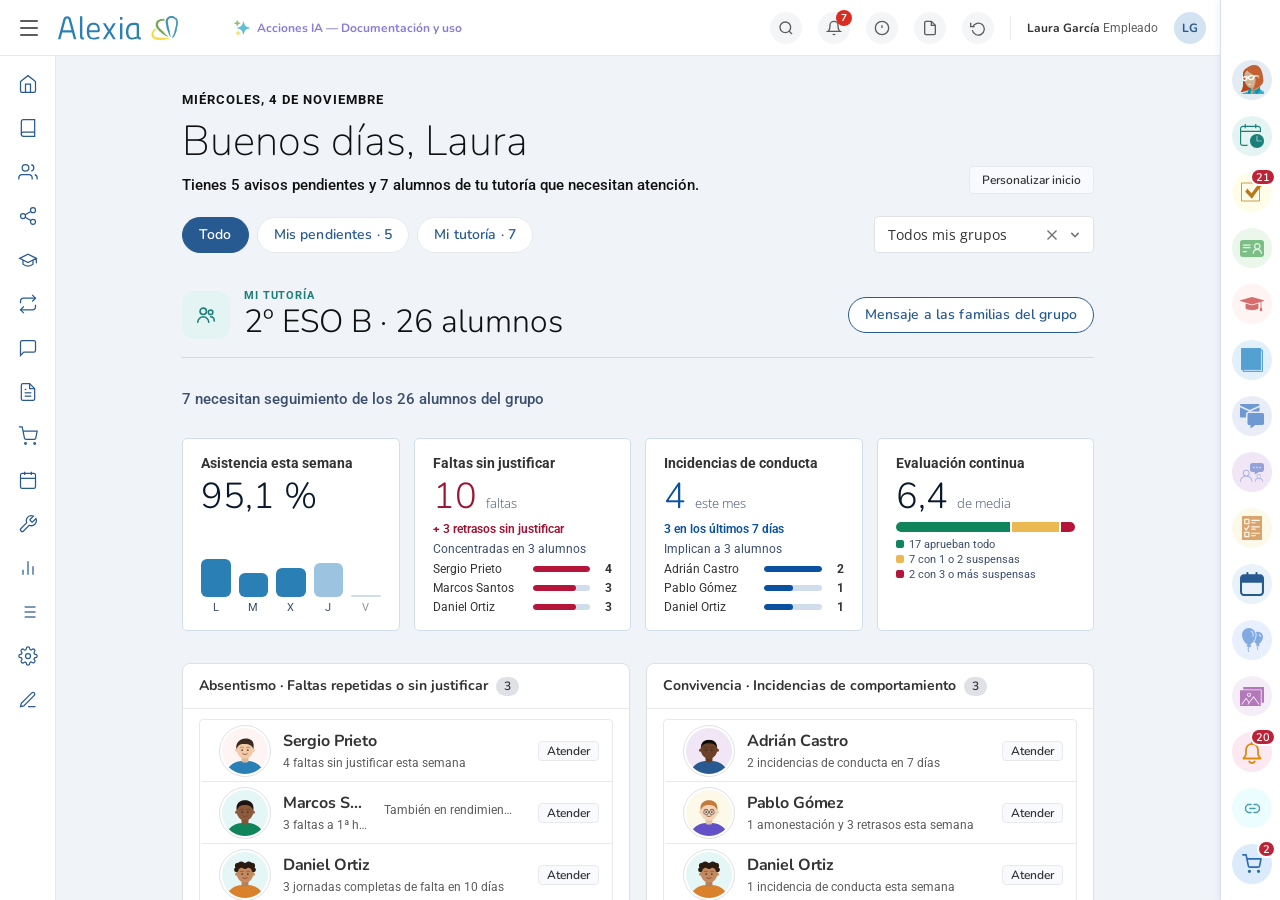
<file: home-v3.html>
<!DOCTYPE html>
<html lang="es">
<head>
<meta charset="UTF-8">
<meta name="viewport" content="width=device-width, initial-scale=1.0">
<title>Alexia — Mi día (V3, Web Components)</title>
<link rel="icon" type="image/x-icon" href="images/favicon.ico">
<link rel="preconnect" href="https://fonts.googleapis.com">
<link href="https://fonts.googleapis.com/css2?family=Nunito:wght@400;500;700;800&family=Roboto:wght@400;500&display=swap" rel="stylesheet">
  <link rel="stylesheet" href="assets/alexia-ds-kit.css">
  <link rel="stylesheet" href="assets/tokens-reales.css">
  <link href="https://fonts.googleapis.com/css2?family=Nunito:wght@200;300&family=Open+Sans:wght@400;600;700&display=swap" rel="stylesheet">
<style>
  /* Home del empleado (maqueta del canvas): CSS local, todo con prefijo hm-.
     Tokens --alexia-* del design system del canvas. Los --hm-* son colores que ese DS no trae como token. */
  #page-home {
    --alexia-color-primary: #2a80b5; --alexia-color-primary-shade: #285a92;
    --alexia-color-neutral-contrast: #3c4e6e; --alexia-color-dark: #1f232a; --alexia-color-medium: #92949c;
    --alexia-color-light: #ebf0f9; --alexia-color-light-shade: #d0deec;
    --alexia-color-danger: #b6153a; --alexia-color-danger-shade: #a01233; --alexia-color-danger-light: #f6cfd3;
    --alexia-color-success: #10855b; --alexia-color-success-shade: #0e7550;
    --alexia-color-warning: #ebb851; --alexia-color-warning-light: #f9dda4;
    --alexia-color-info: #0a529f; --alexia-color-info-light: #d4e5f8;
    --alexia-color-tertiary: #8a60a8; --alexia-color-tertiary-shade: #775391; --alexia-color-tertiary-tint: #e0c8f3;
    --alexia-color-blue-violet-one: #46349e; --alexia-color-blue-violet-two: #f4f0ff;
    --alexia-color-extended-orange: #d1782a;
    --hm-heading: #09182a; --hm-warning-text: #8a5a00; --hm-orange-text: #9a4f12; --hm-primary-soft: #9cc3e0;
    --hm-track: #e0e6ef; --hm-hover: #f5f9fe;
    --hm-bg-info: #eef5fd; --hm-bg-danger: #fdf1f3; --hm-bg-warning: #fdf6e4; --hm-bg-orange: #fdeee0;
    font-family: 'Open Sans', system-ui, sans-serif; color: var(--alexia-color-dark);
    background: #f0f4f9;
  }
  #page-home .hm-scroll { flex: 1; overflow-y: auto; }
  #page-home .hm-wrap { max-width: 960px; margin: 0 auto; padding: 36px 24px 56px; box-sizing: border-box; display: flex; flex-direction: column; gap: 22px; }
  #page-home .hm-top { display: flex; flex-wrap: wrap; align-items: flex-end; justify-content: space-between; gap: 16px; }
  #page-home .hm-eb { margin: 0; font-size: 11px; font-weight: 700; letter-spacing: .06em; color: var(--alexia-color-neutral-contrast); }
  #page-home .hm-top .hm-eb, #page-home .hm-top .hm-h1, #page-home .hm-top .hm-sum { color: var(--color-black); }
  #page-home .hm-eb-sm { font-size: 12px; margin: 3px 0 4px; }
  #page-home .hm-h1 { font-family: 'Nunito', sans-serif; font-weight: 200; font-size: 42px; margin: 6px 0; color: var(--alexia-color-primary-shade); }
  #page-home .hm-h2 { font-family: 'Nunito', sans-serif; font-weight: 300; font-size: 32px; margin: 2px 0 0; color: var(--hm-heading); }
  #page-home .hm-sum { margin: 0; font-size: 15px; color: var(--alexia-color-neutral-contrast); }
  #page-home .hm-chips { display: flex; flex-wrap: wrap; align-items: center; gap: 8px; }
  #page-home .hm-chip { border: 1px solid var(--alexia-color-light-shade); background: #fff; color: var(--alexia-color-neutral-contrast); border-radius: 24px; padding: 7px 14px; font-size: 13px; font-family: inherit; cursor: pointer; }
  #page-home .hm-chip.on { border-color: var(--alexia-color-primary); background: var(--alexia-color-primary); color: #fff; font-weight: 600; }
  #page-home .hm-grupo { margin-left: auto; display: flex; align-items: center; gap: 8px; font-size: 13px; color: var(--alexia-color-neutral-contrast); }
  #page-home .hm-fld { border: 1px solid var(--alexia-color-light-shade); border-radius: 18px; padding: 8px 12px; background: #fff; font-size: 13px; font-family: inherit; color: var(--alexia-color-dark); box-sizing: border-box; }
  #page-home .hm-sec { display: flex; flex-direction: column; gap: 18px; margin-top: 4px; }
  #page-home .hm-sec-head { display: flex; flex-wrap: wrap; align-items: flex-end; justify-content: space-between; gap: 14px; padding-bottom: 16px; border-bottom: 2px solid; }
  #page-home .hm-sec-id { display: flex; align-items: center; gap: 14px; }
  #page-home .hm-sec-acts { display: flex; gap: 14px; align-items: center; flex-wrap: wrap; }
  #page-home .hm-ic { width: 40px; height: 40px; border-radius: 50%; background: var(--alexia-color-light); display: flex; align-items: center; justify-content: center; flex-shrink: 0; }
  #page-home .hm-ic-lg { width: 52px; height: 52px; }
  #page-home .hm-lk { border: 0; background: none; padding: 0; color: var(--alexia-color-primary); font-size: 13px; font-weight: 600; font-family: inherit; cursor: pointer; text-decoration: none; }
  #page-home .hm-lk:hover { color: var(--alexia-color-primary-shade); text-decoration: underline; }
  #page-home .hm-kpis { display: grid; grid-template-columns: repeat(auto-fit, minmax(200px, 1fr)); gap: 14px; }
  #page-home .hm-kp { background: #fff; border: 1px solid var(--alexia-color-light-shade); border-radius: 5px; padding: 16px 18px; display: flex; flex-direction: column; gap: 6px; min-width: 0; }
  #page-home .hm-kl { font-size: 12px; color: var(--alexia-color-neutral-contrast); font-weight: 600; }
  #page-home .hm-kv { font-family: 'Nunito', sans-serif; font-weight: 300; font-size: 36px; line-height: 1.1; color: var(--hm-heading); }
  #page-home .hm-kv-u { font-size: 13px; font-family: 'Open Sans', sans-serif; color: var(--alexia-color-neutral-contrast); }
  #page-home .hm-kn { font-size: 12px; color: var(--alexia-color-neutral-contrast); }
  #page-home .hm-bars { display: flex; align-items: flex-end; gap: 8px; height: 48px; margin-top: auto; padding-top: 14px; }
  #page-home .hm-bar { flex: 1; display: flex; flex-direction: column; align-items: center; gap: 4px; }
  #page-home .hm-bl { font-size: 11px; color: var(--alexia-color-neutral-contrast); }
  #page-home .hm-mini { display: flex; flex-direction: column; gap: 5px; }
  #page-home .hm-mini-r { display: grid; grid-template-columns: 92px 1fr 14px; align-items: center; gap: 8px; font-size: 12px; color: var(--color-grey-800); }
  #page-home .hm-mini-n { white-space: nowrap; overflow: hidden; text-overflow: ellipsis; }
  #page-home .hm-mini-t { height: 6px; border-radius: 30px; background: var(--alexia-color-light-shade); overflow: hidden; }
  #page-home .hm-mini-t i { display: block; height: 100%; border-radius: 30px; }
  #page-home .hm-mini-c { font-weight: 700; text-align: right; }
  #page-home .hm-seg { display: flex; height: 10px; border-radius: 30px; overflow: hidden; gap: 2px; }
  #page-home .hm-leg { display: flex; flex-direction: column; gap: 2px; font-size: 11px; color: var(--alexia-color-neutral-contrast); }
  #page-home .hm-leg i { display: inline-block; width: 8px; height: 8px; border-radius: 2px; margin-right: 5px; }
  #page-home .hm-cols { display: grid; grid-template-columns: repeat(auto-fit, minmax(280px, 1fr)); gap: 16px; align-items: start; }
  #page-home .hm-col { background: #fff; border: 1px solid var(--alexia-color-light-shade); border-radius: 5px; overflow: hidden; min-width: 0; }
  #page-home .hm-col-head { display: flex; align-items: center; gap: 12px; padding: 14px 16px; border-bottom: 1px solid; }
  #page-home .hm-col-ttl { flex: 1; min-width: 0; }
  #page-home .hm-col-ttl h3 { margin: 0; font-size: 16px; font-weight: 700; color: var(--hm-heading); }
  #page-home .hm-col-ttl p { margin: 0; font-size: 12px; color: var(--alexia-color-neutral-contrast); }
  #page-home .hm-col-n { font-family: 'Nunito', sans-serif; font-weight: 300; font-size: 32px; }
  #page-home .hm-cr { display: flex; align-items: center; gap: 10px; padding: 12px 16px; border-top: 1px solid var(--alexia-color-light); }
  #page-home .hm-cr-txt { flex: 1; min-width: 0; }
  #page-home .hm-cr-txt strong { font-size: 14px; color: var(--hm-heading); }
  #page-home .hm-metric { margin: 2px 0 0; font-size: 12px; color: var(--alexia-color-neutral-contrast); }
  #page-home .hm-other { margin: 2px 0 0; font-size: 11px; color: var(--alexia-color-tertiary-shade); font-weight: 600; }
  #page-home .hm-av { width: 36px; height: 36px; border-radius: 50%; background: var(--alexia-color-light); color: var(--alexia-color-primary-shade); font-weight: 700; display: flex; align-items: center; justify-content: center; font-size: 13px; flex-shrink: 0; }
  #page-home .hm-feed { background: #fff; border: 1px solid var(--alexia-color-light-shade); border-radius: 5px; padding: 26px 30px 20px; display: flex; flex-direction: column; gap: 6px; }
  #page-home .hm-grp { display: grid; grid-template-columns: 28px minmax(0, 1fr); column-gap: 14px; }
  #page-home .hm-grp-body { padding-bottom: 18px; }
  #page-home .hm-rail { position: relative; display: flex; justify-content: center; }
  #page-home .hm-rail::after { content: ""; position: absolute; top: 22px; bottom: -6px; width: 2px; background: var(--alexia-color-light-shade); }
  #page-home .hm-grp:last-child .hm-rail::after { display: none; }
  #page-home .hm-dot { position: relative; z-index: 1; width: 14px; height: 14px; border-radius: 50%; margin-top: 4px; box-sizing: border-box; }
  #page-home .hm-fr { display: flex; align-items: center; gap: 14px; padding: 14px 0; border-top: 1px solid var(--alexia-color-light); flex-wrap: wrap; }
  #page-home .hm-grp-body > .hm-fr:first-of-type { border-top: 0; }
  #page-home .hm-fr-txt { flex: 1 1 380px; min-width: 0; }
  #page-home .hm-ft { margin: 0; font-size: 15px; color: var(--alexia-color-dark); line-height: 1.45; }
  #page-home .hm-fm { margin: 2px 0 0; font-size: 13px; color: var(--alexia-color-neutral-contrast); }
  #page-home .hm-chip:focus-visible, #page-home .hm-lk:focus-visible { outline: 2px solid var(--alexia-color-primary); outline-offset: 2px; }
</style>
  <link rel="stylesheet" href="real/Estilo/propio/web-component/internal-layout.css">
  <link rel="stylesheet" href="real/Estilo/propio/webpart-botonera.css">
  <script src="real/biblioteca_wc/traduccion.js"></script>
  <script src="real/javascript/common/web-component/base/WCBaseElement.js" type="module"></script>
  <script src="real/javascript/common/web-component/base/WCButton.js" type="module"></script>
  <script src="real/javascript/common/web-component/base/WCStatus.js" type="module"></script>
  <script src="real/javascript/common/web-component/base/WCIcon.js" type="module"></script>
  <script src="real/javascript/common/web-component/base/WCImage.js" type="module"></script>
  <script src="real/javascript/common/web-component/base/WCInput.js" type="module"></script>
  <script src="real/javascript/common/web-component/base/WCSelect.js" type="module"></script>
  <script src="real/javascript/common/web-component/base/WCCheckbox.js" type="module"></script>
  <script src="real/javascript/common/web-component/base/WCRadioGroup.js" type="module"></script>
  <script src="real/javascript/common/web-component/base/WCTextarea.js" type="module"></script>
  <script src="real/javascript/common/web-component/base/WCDatepicker.js" type="module"></script>
  <script src="real/javascript/common/web-component/base/WCBanner.js" type="module"></script>
  <script src="real/javascript/common/web-component/widgets/WidgetBase.js" type="module"></script>
  <script src="real/javascript/common/web-component/widgets/TreeList.js" type="module"></script>
  <script src="real/javascript/common/web-component/widgets/ButtonBar.js" type="module"></script>
  <script src="real/javascript/common/web-component/widgets/ContentSection.js" type="module"></script>
  <script src="real/javascript/common/web-component/widgets/DynamicTab.js" type="module"></script>
  <script src="real/javascript/common/web-component/widgets/DynamicForm.js" type="module"></script>
  <script src="real/javascript/common/web-component/widgets/RightSidebar.js" type="module"></script>
  <script src="real/javascript/common/web-component/base/WCRichText.js" type="module"></script>
  <script src="real/javascript/common/web-component/widgets/FileUpload.js" type="module"></script>
  <script src="real/javascript/common/web-component/widgets/ActionResult.js" type="module"></script>
<style>
  /* Solo lo que no tiene Web Component: tarjetas de motivo con icono. */
  .tile { display: flex; flex-direction: column; align-items: center; justify-content: center; gap: 8px; min-height: 96px; padding: 12px 8px; background: #fff; border: 1px solid #DFE1E6; border-radius: 8px; cursor: pointer; font: 700 12px Nunito, sans-serif; color: #333; text-align: center; line-height: 1.25; }
  .tile:hover { border-color: #285A92; }
  .tile-ic { width: 40px; height: 40px; border-radius: 50%; background: #E8F2F8; display: flex; align-items: center; justify-content: center; }
  .tile svg { width: 22px; height: 22px; stroke: #285A92; fill: none; stroke-width: 2; stroke-linecap: round; stroke-linejoin: round; }
  .tile[aria-checked="true"] { border: 2px solid #285A92; background: #E8F2F8; padding: 11px 7px; }
  .tile[aria-checked="true"] .tile-ic { background: #285A92; }
  .tile[aria-checked="true"] svg { stroke: #fff; }
  .tile:focus-visible { outline: 2px solid #285A92; outline-offset: 2px; }
  .tiles { display: grid; grid-template-columns: repeat(auto-fill, minmax(120px, 1fr)); gap: 12px; }
  .pad { padding: 14px; }
  #page-home .hm-tut-top { display: flex; align-items: center; justify-content: space-between; gap: 12px; flex-wrap: wrap; margin-bottom: 14px; }
  #page-home .hm-tut-top > * { margin: 0; }
  /* Cabecera de la sección Mi tutoría: icono, rótulo, título del grupo y acciones a la derecha, con filete lila */
  #page-home .hm-th { display: flex; align-items: center; gap: 14px; flex-wrap: wrap; padding: 4px 0 16px; margin-bottom: 16px; border-bottom: 1px solid #bfe3df; }
  #page-home .hm-th-ic { flex: none; width: 48px; height: 48px; border-radius: 12px; background: #e3f4f2; color: #1b7f79; display: flex; align-items: center; justify-content: center; }
  #page-home .hm-th-t { min-width: 0; }
  #page-home .hm-th-eb { margin: 0; font-size: 11px; font-weight: 700; letter-spacing: .08em; color: #1b7f79; }
  #page-home .hm-th-h { margin: 2px 0 0; font-family: 'Nunito', sans-serif; font-weight: 300; font-size: 32px; line-height: 1.15; color: var(--color-black); }
  #page-home .hm-th-r { margin-left: auto; display: flex; align-items: center; gap: 16px; flex-wrap: wrap; }
  #page-home .hm-chips { gap: 12px; }
  #page-home .hm-grupo-w { margin-left: auto; min-width: 220px; }
  #page-home .hm-kpis { margin-bottom: 16px; }
  #page-home .hm-kl { font-size: 14px; font-weight: 700; color: var(--color-grey-800); }
  body.con-botonera-webpart .body-row { padding-right: 60px; }
  content-section > * { grid-column: 1 / -1; }
  #page-home .hm-cols { grid-template-columns: repeat(auto-fit, minmax(360px, 1fr)); }
</style>
</head>
<body>

<!-- TOPBAR -->
<header class="topbar">
  <div class="topbar-hamburger"><span></span><span></span><span></span></div>
    <div class="topbar-logo" style="cursor:pointer;">
    <svg width="120" height="24" style="display:block;" width="160" height="32" viewBox="0 0 160 32" fill="none" xmlns="http://www.w3.org/2000/svg">
<path d="M133.766 17.8817C133.766 17.8817 133.779 17.6592 133.804 17.5766L133.766 17.8817Z" fill="#F8DC55"/>
<path d="M131.81 31.6887C131.646 31.5425 131.835 31.6506 131.81 31.6887V31.6887ZM148.653 29.5846C148.653 29.5846 148.653 29.6227 148.653 29.6418C148.665 29.6291 148.678 29.6164 148.653 29.5846ZM124.658 23.7745C124.683 23.7363 124.664 23.7046 124.614 23.6664C124.601 23.7046 124.614 23.73 124.658 23.7745ZM148.438 28.8027C148.514 28.7264 147.577 29.4893 147.469 29.4575C147.431 29.3303 147.393 29.1968 147.355 29.0633C147.539 29.5846 147.127 29.3939 147.045 29.4193C146.792 29.3303 147.146 29.6227 147.02 29.6672C146.887 29.5083 146.773 29.3367 146.672 29.1523C146.153 29.3748 145.71 29.3812 145.361 29.8834C145.21 29.9152 145.064 29.2795 145.064 29.2668C145.077 29.521 144.691 29.2286 144.925 29.6227C144.64 29.5719 144.355 29.591 144.089 29.6927C144.178 29.5592 144.178 29.4257 144.083 29.2858C143.994 29.5592 143.804 29.68 143.532 29.6609C143.532 29.7054 143.76 30.3856 143.488 30.3156C143.469 30.2203 143.108 29.4829 143.298 29.4448C143.399 29.4193 143.722 28.612 143.963 29.0633C144.096 28.6947 143.817 29.0189 143.817 28.6819C143.627 28.7328 143.152 29.4384 143.165 29.4511C142.912 29.2604 143.051 29.1333 143.077 28.9807C142.937 28.9807 142.823 29.0189 142.716 29.1078C142.69 28.9235 142.855 28.6692 142.868 28.3959C142.627 28.3705 142.823 28.7964 142.57 28.6883C142.577 28.6311 142.583 28.5675 142.589 28.5103C142.583 28.5548 142.57 29.2604 142.558 29.2668C142.475 29.2159 142.387 29.1968 142.285 29.2032C142.241 29.4003 142.583 29.5592 142.165 29.7372C142.001 29.7372 142.064 28.7392 142.165 28.5993C141.944 28.4086 141.925 29.4003 141.817 29.4448C141.678 29.5083 141.703 28.7137 141.463 28.8345C141.488 28.9934 141.26 30.2584 141.083 30.1377C141.216 29.5655 140.994 29.1905 140.76 28.6438C140.741 28.7773 140.697 28.9044 140.633 29.0189C140.678 28.8726 140.633 28.7773 140.507 28.7264C140.602 28.9235 140.57 29.0951 140.412 29.2477C139.988 29.2668 140.26 28.7519 140.311 28.6184C140.184 28.8726 140.273 28.4912 140.146 28.5993C140.095 28.8218 140.045 29.0443 140 29.2604C139.773 29.4384 139.962 28.4531 139.709 28.5993C139.69 28.6819 139.671 28.7646 139.652 28.8409C139.646 28.7582 139.64 28.6819 139.633 28.5993C139.595 28.701 139.526 28.7646 139.431 28.7964C139.431 28.7455 139.424 28.6883 139.418 28.6374C139.349 28.7201 139.209 29.1015 139.114 28.7773C139.178 29.1015 139.519 28.8599 139.178 29.2668C139.19 28.9426 138.88 29.3621 138.703 28.9044C138.684 28.9934 138.671 29.0888 138.652 29.1778C138.627 28.5675 138.469 29.343 138.323 29.1269C138.393 28.968 138.393 28.8154 138.31 28.6692C138.412 29.0761 138.108 29.1587 138.127 29.4257C137.912 29.2731 138.184 28.8409 138.146 28.6438C138.076 28.8281 137.848 28.8409 137.747 29.2477C137.671 29.1523 137.646 29.0443 137.659 28.9235C137.665 28.9235 137.399 29.858 137.197 29.4257C137.165 29.2159 137.437 29.3049 137.38 29.1396C137.038 29.0888 136.931 30.3729 136.785 30.5318C136.469 30.3856 137.083 29.4003 136.962 29.0506C136.918 29.0951 136.874 29.1396 136.836 29.1905C136.886 29.0379 136.905 28.8854 136.88 28.7264C136.829 29.0443 136.608 28.7455 136.57 28.8536C136.576 28.8027 136.526 29.5655 136.228 29.2922C136.272 29.1333 136.285 28.968 136.266 28.7964C136.209 28.7201 136.196 29.0761 136.083 28.9426C135.893 28.4277 134.772 28.8854 134.456 29.2541C134.374 29.0252 134.222 28.8599 134.006 28.7455C134.063 28.8726 134.032 28.968 133.912 29.0316C133.823 28.5929 133.627 28.6438 133.304 28.9426C133.304 28.9426 133.304 28.5739 133.203 28.6692C133.158 28.7519 133.114 28.8409 133.076 28.9299C133.057 28.8536 133.038 28.7836 133.019 28.7074C132.956 28.7646 132.589 29.2922 132.722 28.5993C132.38 28.9108 132.538 28.4531 131.956 28.6247C132.032 28.7074 132 29.1968 131.937 29.1778C131.924 29.1015 131.886 29.0888 131.823 29.1523C131.994 27.9954 130.633 28.7964 130.266 28.1162C130.221 28.4022 129.785 28.4849 129.772 28.523C129.873 28.345 129.943 28.1607 129.994 27.9573C129.633 28.2115 129.133 27.3089 129.038 27.5377C128.981 27.5949 128.93 27.6458 128.873 27.703C128.791 27.5123 128.854 27.4296 129.082 27.3788C129.076 27.2326 128.582 27.614 128.652 27.4487C128.854 26.991 128.709 27.3851 128.81 27.3788C128.88 27.3279 128.918 27.2644 128.918 27.1817C128.949 27.2644 128.266 27.2199 128.696 26.9275C128.272 27.0355 128.607 26.9465 128.31 27.2389C128.107 27.1563 128.215 27.1372 128.278 27.08C128.19 26.9847 128.101 26.9974 128.019 27.1118C128.082 27.0165 128.139 26.9211 128.202 26.8258C128.063 26.8766 127.956 26.8448 127.873 26.7304C128.095 26.6668 128.253 26.527 128.342 26.3172C128.24 26.3172 128.145 26.3172 128.044 26.3172C128.183 26.4571 127.563 25.6815 127.487 25.9167C127.683 25.9294 127.804 25.8532 127.848 25.6752C127.614 25.7514 127.81 25.8468 127.512 25.7515C128.044 25.3637 127.437 25.1285 127.696 24.7089C127.316 24.8043 127.506 24.3148 127.576 24.2767C127.342 24.3275 127.012 24.3529 126.905 24.0288C126.823 23.7745 127.538 24.1114 127.494 23.8698C127.468 23.7046 127.158 23.5711 127.506 23.4948C127.316 23.5139 127.139 23.4694 126.981 23.3613C127.12 23.2469 127.272 23.1642 127.443 23.1007C127.342 22.9672 127.316 22.7955 127.544 22.9926C127.582 22.8273 127.538 22.6811 127.405 22.5667C128.361 22.5349 127.418 21.4606 127.418 21.4606C127.696 21.5814 127.924 21.4479 128.05 21.486C127.937 21.4606 127.74 21.0474 127.785 20.8821C127.848 20.7041 128.12 21.2826 128.19 20.9648C128.234 20.844 128.209 20.7804 128.107 20.7677C128.183 20.8122 128.297 20.5706 128.19 20.7931C128.424 20.7613 128.316 20.6851 128.57 20.8503C128.582 20.6978 128.532 20.5706 128.43 20.4562C128.766 20.3799 128.867 19.9604 128.949 19.687C128.867 19.7824 129.221 19.668 129.342 19.5981C129.209 19.4455 129.778 18.7145 129.918 19.2294C130.076 19.0069 130.177 18.759 130.221 18.4856C130.221 18.867 130.323 18.8607 130.513 18.4665C130.608 18.2313 130.392 18.0406 130.848 17.8817C130.81 17.8563 131.557 18.7844 131.335 17.9898C131.424 18.0152 131.487 18.0724 131.513 18.1614C131.544 18.0533 131.715 17.2587 131.62 17.2397C131.513 17.2206 131.392 17.513 131.253 17.5003C131.146 17.4876 131.525 16.9218 131.127 17.2333C131.196 17.1316 131.234 17.0172 131.228 16.8964C131.177 16.8392 130.924 17.2079 130.892 17.2206C130.829 17.2524 131.013 16.7566 130.462 17.246C130.646 16.9854 130.354 16.979 130.196 17.1253C130.24 17.0363 130.24 16.9536 130.196 16.871C129.994 16.9981 129.854 17.1825 129.778 17.424C129.778 17.3541 129.854 16.8901 129.627 17.1443C129.766 16.9663 129.785 16.693 129.924 16.4832C129.601 16.5913 128.949 17.0871 128.766 17.3287C128.924 16.9918 127.804 17.3922 127.772 18.1868C127.69 18.1868 127.202 18.3203 126.911 18.4729C127.259 18.8098 126.354 19.8269 126.304 19.8142C126.253 20.4117 125.898 20.4117 125.443 20.6978C125.202 21.1809 125.145 21.6831 124.93 22.1726C125.019 22.1154 125.095 22.1344 125.152 22.2298C124.772 22.2298 125.221 22.9989 124.879 22.5349C124.259 23.5965 124.759 25.5353 124.968 26.2981C125.449 27.7221 127.133 30.4046 128.576 30.4555C128.614 30.5508 128.588 30.6335 128.506 30.7034C129 30.6462 129.323 31.4662 129.753 31.231C129.81 31.1992 131.108 31.4662 131.323 31.6824C131.272 31.1992 131.962 31.2692 131.81 31.6251C131.981 31.6251 133.013 31.5806 133.076 31.6124C133.228 32.299 133.95 31.3264 134.108 31.4599C134.076 31.5997 134.038 31.7396 134.006 31.8731C134.766 31.6251 135.532 32.2163 136.272 31.7459C136.285 31.8286 136.298 31.9112 136.31 32.0002C137.051 31.7777 137.842 32.0828 138.538 31.6569C139.026 32.0129 139.481 31.9112 139.773 31.3772C139.988 31.3264 140.456 32.2863 140.874 31.6569C140.874 31.7269 140.88 31.7968 140.887 31.8667C141.089 31.7014 142.355 31.6061 142.051 31.0975C142.159 31.053 142.14 31.4535 142.247 31.2247C142.216 31.3264 142.184 31.4344 142.146 31.5361C142.798 31.5997 143.703 31.3709 144.273 31.3073C144.634 31.2692 145.602 31.2374 145.684 30.7352C146.134 31.2437 146.741 30.7733 147.102 30.3538C147.077 30.3538 148.545 30.2584 148.248 29.7372C148.336 29.7944 148.393 29.8707 148.419 29.9724C148.786 29.8007 148.545 28.9489 148.419 28.79M129.949 19.223C129.949 19.223 129.943 19.2357 129.937 19.2421C129.968 19.2993 129.962 19.2739 129.949 19.223ZM148.716 28.879C148.716 28.879 148.71 28.8281 148.678 28.7836C148.691 28.8154 148.703 28.8472 148.716 28.879ZM141.868 28.8917C141.868 28.8917 141.918 28.8917 141.937 28.8663C141.925 28.8599 141.906 28.8663 141.868 28.8917Z" fill="#F5D83E"/>
<path d="M136.747 21.1237C136.665 21.2636 136.791 21.6831 136.696 21.3716C136.703 21.1173 136.722 20.9203 136.747 21.1237Z" fill="white"/>
<path d="M134.456 8.49905C134.374 8.59441 134.386 8.58169 134.456 8.49905V8.49905Z" fill="#7FB060"/>
<path d="M145.88 7.11328C145.963 7.11963 146.039 7.12599 146.121 7.13235C146.039 7.00521 145.678 7.06878 145.88 7.11328ZM137.361 6.52845L137.367 6.52209L137.361 6.52845ZM147.02 26.5842C146.912 26.5842 146.659 26.3172 146.254 26.4507C146.121 26.7876 145.767 26.9847 145.956 26.3172C145.925 26.3744 145.874 26.3935 145.817 26.3808C145.88 26.2536 145.944 26.1265 146.007 26.0057C145.779 26.5206 145.602 26.1011 145.526 26.0693C145.393 25.8214 145.463 26.2918 145.33 26.2409C145.336 26.0248 145.368 25.8087 145.425 25.5989C144.918 25.3891 144.488 25.1221 143.918 25.2556C143.785 25.173 144.108 24.5945 144.115 24.5818C143.944 24.7852 143.855 24.3021 143.76 24.7598C143.577 24.5182 143.349 24.3466 143.07 24.2322C143.228 24.194 143.323 24.086 143.349 23.9143C143.096 24.0605 142.868 24.0351 142.665 23.8253C142.633 23.8698 142.349 24.5373 142.178 24.3021C142.368 23.9715 142.349 23.4058 142.741 23.5901C142.703 23.5711 143.558 23.0625 143.418 23.6537C143.773 23.463 143.336 23.5202 143.57 23.2596C143.399 23.1897 142.532 23.374 142.539 23.4121C142.482 23.0943 142.678 23.0879 142.798 22.9862C142.697 22.8909 142.577 22.84 142.437 22.84C142.678 22.4777 142.849 22.9672 143.051 22.3951C142.887 22.2107 142.741 22.6748 142.621 22.4141C142.665 22.376 142.716 22.3315 142.76 22.2933C142.57 22.3696 142.33 22.8782 142.209 22.8591C142.178 22.7701 142.121 22.6938 142.045 22.6303C141.88 22.751 142.02 23.1134 141.583 22.9545C141.557 22.7701 141.614 22.6112 141.76 22.4777C141.874 22.4777 141.899 22.5349 141.836 22.643C142.001 22.6112 142.425 21.9819 142.292 21.9882C141.931 22.0136 141.899 22.4968 141.545 22.5031C141.399 22.5031 141.906 21.8484 141.678 21.7848C141.589 21.9247 140.545 22.732 140.481 22.5285C140.982 22.1789 141.064 21.7403 141.273 21.1555C141.165 21.2445 141.045 21.3144 140.918 21.3589C141.057 21.2826 141.089 21.1745 141.032 21.0474C140.969 21.2635 140.823 21.3716 140.595 21.378C140.26 21.0983 140.83 20.8885 140.956 20.8249C140.684 20.933 141.007 20.6978 140.849 20.6914C140.652 20.8249 140.462 20.9648 140.273 21.0983C140.216 21.0347 140.19 20.9584 140.197 20.8694C140.197 20.8694 140.823 20.4499 140.513 20.3863C140.444 20.4372 140.368 20.488 140.298 20.5325C140.349 20.4689 140.399 20.399 140.45 20.3354C140.349 20.3927 140.254 20.3927 140.152 20.3482C140.184 20.3037 140.222 20.2592 140.26 20.2147C140.152 20.2274 139.779 20.4244 139.931 20.1066C139.754 20.3927 140.178 20.4499 139.633 20.5262C139.874 20.2846 139.336 20.399 139.526 19.9223C139.45 19.9795 139.374 20.0367 139.292 20.0939C139.703 19.6108 139.038 20.0939 139.076 19.8269C139.241 19.757 139.342 19.6362 139.386 19.4709C139.178 19.846 138.886 19.7061 138.716 19.9286C138.659 19.6616 139.171 19.5218 139.279 19.3438C139.102 19.4328 138.918 19.2929 138.557 19.5345C138.564 19.4074 138.621 19.3056 138.716 19.223C138.716 19.223 137.861 19.757 138.013 19.2866C138.133 19.1022 138.279 19.3629 138.348 19.1976C138.121 18.9179 137.14 19.8269 136.918 19.846C136.779 19.5218 137.95 19.1849 138.095 18.8416C138.026 18.8416 137.962 18.8543 137.899 18.8607C138.045 18.7844 138.165 18.6763 138.26 18.5365C137.994 18.7462 138.038 18.3648 137.937 18.4157C137.975 18.3839 137.399 18.9306 137.374 18.511C137.526 18.422 137.646 18.3076 137.754 18.1678C137.76 18.0724 137.507 18.3267 137.513 18.1551C137.735 17.6338 136.557 17.2079 136.064 17.2588C136.158 17.0299 136.165 16.7947 136.083 16.5595C136.038 16.693 135.943 16.7438 135.81 16.7121C136.057 16.3243 135.88 16.2162 135.431 16.2226C135.576 16.1527 135.614 16.0637 135.551 15.9492C135.456 15.981 135.361 16.0192 135.272 16.051C135.31 15.981 135.348 15.9175 135.386 15.8475C135.298 15.8475 134.658 15.9747 135.247 15.5615C134.772 15.5615 135.222 15.3326 134.671 15.0466C134.589 15.25 134.45 15.3771 134.253 15.4407C134.304 15.3771 134.285 15.339 134.196 15.339C134.639 15.0148 134.532 14.0867 133.912 14.163C134.165 13.8134 133.639 13.7816 133.766 13.4574C133.532 13.629 133.146 13.3875 133.12 13.4002C133.323 13.3366 133.513 13.2476 133.696 13.1332C133.063 13.0315 133.627 12.5992 133.551 12.4149C133.443 12.4149 133.051 12.2432 133.285 12.1415C133.203 12.1415 133.127 12.1415 133.044 12.1415C133.12 11.9445 133.234 11.9254 133.443 12.0525C133.544 11.9381 132.905 11.8618 133.051 11.7982C133.481 11.6139 133.139 11.7982 133.228 11.8555C133.31 11.8682 133.38 11.8491 133.437 11.7792C133.399 11.8682 132.899 11.3406 133.456 11.4296C133.07 11.2134 133.38 11.3787 132.943 11.3914C132.861 11.188 132.956 11.2516 133.038 11.2516C133.038 11.1181 132.975 11.0672 132.829 11.0926C132.949 11.0672 133.063 11.0418 133.177 11.0164C133.044 10.9528 132.981 10.8511 132.981 10.7049C133.19 10.8193 133.405 10.8257 133.608 10.7239C133.532 10.654 133.462 10.5841 133.386 10.5142C133.38 10.7049 133.532 9.71321 133.285 9.83399C133.424 9.98656 133.57 10.012 133.715 9.90392C133.19 9.656 133.861 9.92935 133.538 9.92299C133.431 9.8912 133.386 9.82128 133.399 9.71957C134.006 9.78314 133.829 9.21738 134.285 9.07753C133.874 8.84869 134.31 8.97582 134.171 8.75969C134.513 9.02032 134.196 8.56899 134.481 8.65798C134.272 8.53085 134 8.31471 134.165 8.00959C134.304 7.75532 134.589 8.5372 134.734 8.32107C134.817 8.19394 134.665 7.83795 134.975 8.01594C134.817 7.89517 134.715 7.73625 134.671 7.54554C135.038 7.64089 135.355 7.48833 135.374 7.6981C135.538 7.60911 135.601 7.46926 135.564 7.2722C136.329 7.89516 136.323 6.49031 136.361 6.45217C136.469 6.77001 136.741 6.79544 136.791 6.89079C136.728 6.79544 136.867 6.35682 137.019 6.28053C137.216 6.1979 136.969 6.80815 137.266 6.64287C137.386 6.59202 137.412 6.52209 137.342 6.43946C137.374 6.53481 137.627 6.40131 137.386 6.51574C137.576 6.65559 137.551 6.48395 137.633 6.80815C137.735 6.68737 137.791 6.54752 137.804 6.3886C138.133 6.50938 138.424 6.45853 138.684 6.22332C138.76 6.09619 138.874 6.33139 139.102 6.40131C139.114 6.33775 139.121 6.27418 139.114 6.20425C139.317 6.57295 140.127 5.88005 139.798 6.50938C140.064 6.45852 140.311 6.35046 140.538 6.19154C140.273 6.65559 140.697 6.50302 140.88 6.28689C140.817 6.14704 140.823 6.40767 140.76 6.37589C140.671 5.74021 142.14 6.58566 142.444 6.42674C142.418 6.45217 142.19 6.35046 142.089 6.35046C142.437 6.35046 141.842 6.28053 142.539 6.29325C142.539 6.29325 142.513 6.26146 142.298 6.24875C142.899 6.21697 142.058 6.17247 142.007 6.17247C142.228 6.12797 142.216 6.05169 142.488 6.01991C142.304 6.08983 142.184 6.0644 142.127 5.93727C142.241 5.93727 142.709 5.93091 142.285 5.89277C142.526 5.85463 142.76 5.80377 142.994 5.74656C142.494 5.71478 142.887 5.62578 142.994 5.56221C143.02 5.5495 142.311 5.37151 142.298 5.28251C142.368 5.18081 142.469 5.12359 142.608 5.11724C142.513 5.12995 142.007 5.23166 142.336 5.17445C142.247 5.18716 142.133 5.21895 142.045 5.23802C142.178 5.18716 142.209 5.15538 142.716 5.04731C143.07 4.88839 141.684 5.25709 141.899 5.14266C142.146 5.07274 142.235 5.04096 142.197 5.0346C142.058 5.06638 141.912 5.09817 141.773 5.12995C141.944 5.00281 141.842 4.79304 142.089 4.71676C142.045 4.72947 141.849 4.4752 141.963 4.50063C141.627 4.41163 140.45 4.21457 140.88 3.71874C140.709 3.68695 140.254 3.89037 140.235 3.70602C140.368 3.5916 140.311 3.57889 140.203 3.69331C140.444 3.50261 139.019 4.07472 138.893 4.1955C137.627 3.41361 135.488 4.55784 133.956 5.2253C134.063 5.24437 134.108 5.3143 134.089 5.42872C133.823 5.18081 133.582 5.99448 133.652 5.45415C132.62 5.72749 131.506 7.36119 131.146 8.10494C130.513 9.4208 129.721 12.7708 130.816 13.9786C130.772 14.074 130.696 14.1185 130.582 14.1121C130.772 14.271 130.88 15.7331 131.291 15.3517C131.146 16.0065 131.943 16.248 131.962 16.8328C132.266 16.4451 132.741 16.9981 132.374 17.1443C132.62 17.335 132.785 17.5766 132.861 17.8817C133.044 17.8754 133.203 17.9262 133.342 18.047C132.968 18.67 134.203 18.4665 134.234 18.67C134.108 18.7526 133.987 18.8289 133.861 18.9115C134.601 19.2675 134.785 20.2465 135.671 20.4117C135.62 20.4817 135.576 20.5579 135.526 20.6279C136.102 20.8948 136.443 21.4606 137 21.753C137.608 22.0709 137.76 22.8591 138.608 22.554C138.804 22.662 138.5 23.73 139.254 23.5329C139.209 23.5901 139.165 23.6473 139.114 23.7046C139.437 23.7236 140.431 24.4674 140.545 23.9143C140.659 23.9525 140.374 24.2449 140.608 24.1495C140.513 24.2067 140.412 24.264 140.317 24.3212C140.792 24.8297 141.621 25.2493 142.108 25.6052C142.418 25.8277 143.178 26.4698 143.589 26.1392C143.577 26.8448 144.374 26.8957 144.937 26.8321C144.912 26.902 144.887 26.9656 144.861 27.0355C145.102 26.9275 145.292 26.7622 145.425 26.527C145.501 26.6096 145.583 26.6923 145.672 26.7558C145.444 26.8766 145.248 27.0419 145.083 27.2453C145.229 27.3915 146.178 27.3979 146.235 27.1563C146.26 27.258 146.248 27.3597 146.197 27.4551C146.64 27.4042 146.735 27.3597 146.488 27.3089C146.608 27.1309 146.729 27.1436 146.849 27.3279C147.741 26.1519 146.975 27.2453 147.039 26.5651M137.646 6.29325C137.646 6.29325 137.608 6.32503 137.589 6.3441C137.608 6.30596 137.627 6.28689 137.646 6.29325ZM147.21 26.7431C147.197 26.7749 147.184 26.8067 147.172 26.8385C147.184 26.8194 147.203 26.794 147.21 26.7431ZM132.601 6.22968C132.639 6.21061 132.652 6.17247 132.633 6.1089C132.601 6.13433 132.601 6.16611 132.601 6.22968ZM146.627 27.3152C146.627 27.3152 146.596 27.3407 146.583 27.3597C146.602 27.3597 146.621 27.3597 146.627 27.3152ZM132.31 17.1825C132.291 16.9663 132.355 17.1698 132.31 17.1825V17.1825ZM141.988 22.1217C141.988 22.1217 141.963 22.0963 141.912 22.0899C141.931 22.1154 141.956 22.1217 141.988 22.1217ZM139.785 6.52209H139.76C139.747 6.59202 139.76 6.57295 139.785 6.52209Z" fill="#71A850"/>
<path d="M152.425 27.9191C152.526 27.3724 153.691 25.5798 153.95 25.618C153.577 25.5607 154.552 22.9799 155.045 22.8782C155.045 22.6557 155.026 22.4332 154.989 22.2171C155.052 22.2679 155.121 22.2997 155.197 22.3061C155.115 22.1471 155.058 21.9755 155.045 21.7975C155.191 21.7975 155.33 21.7784 155.476 21.753C154.678 21.3208 155.52 20.8758 155.28 20.3418C155.577 20.5325 155.451 19.7379 155.539 19.49C155.799 18.7653 155.786 18.2758 156.362 18.1868C155.672 17.9262 156.406 16.871 156.027 16.6294C156.109 16.6104 156.197 16.5913 156.286 16.5722C156.071 16.4832 156.761 15.428 156.33 15.3517C156.609 15.3008 156.444 15.6505 156.805 15.5742C156.723 14.9703 156.767 14.3664 156.862 13.7625C156.938 13.254 157.394 12.4657 157.349 12.186C157.286 11.7537 157.229 11.5821 157.584 11.5567C157.299 11.3088 157.248 11.0036 157.552 11.0227C157.299 10.7748 157.672 10.654 157.501 10.4252C157.565 10.457 157.622 10.4887 157.685 10.5205C157.881 10.3235 157.09 10.0565 157.679 10.2154C157.261 9.83399 157.495 9.2873 157.539 8.89954C157.356 8.59441 157.394 8.43549 157.647 8.42913C157.811 8.46727 157.894 8.40371 157.894 8.23843C157.52 8.23843 157.742 7.76167 157.318 7.91423C157.419 7.67267 157.419 7.42476 157.33 7.1832C157.47 7.26584 158.147 7.15141 158.21 7.13234C158.046 6.42038 157.438 6.70644 157.178 6.16611C157.343 6.14704 157.501 6.10254 157.653 6.04533C157.381 6.03897 157.109 5.91184 156.837 5.88641C156.919 5.83555 156.97 5.75927 156.982 5.66392C156.242 6.01354 157.027 5.06002 156.995 5.12995C156.9 4.95831 156.508 4.52605 156.33 4.84389C156.356 4.92017 156.514 4.69768 156.47 4.8566C156.191 4.90746 155.792 4.74854 156.261 4.55148C155.963 4.53876 155.685 4.46884 155.419 4.32899C155.375 4.36713 155.678 4.26542 155.672 4.27178C155.672 3.83316 154.989 4.06836 155.039 3.62974C155.014 3.69967 154.976 3.75688 154.919 3.80137C154.824 3.68695 154.615 3.33097 154.735 3.4009C154.507 3.4009 154.286 3.3564 154.071 3.27376C153.413 2.95592 153.932 3.36275 153.419 3.23562C153.444 3.3119 153.387 2.68893 153.362 2.77793C153.153 2.95592 153.919 2.79064 153.742 2.87964C153.742 2.84785 153.121 2.99406 153.064 2.76521C153.172 2.68893 153.204 2.59358 153.153 2.46644C152.988 2.44737 152.602 2.708 152.609 2.82878C152.615 2.72072 152.381 2.57451 152.463 2.24396C152.033 2.29481 152.362 2.77793 151.957 2.68258C151.773 2.64443 150.969 2.797 150.874 2.74614C150.969 2.58722 150.602 2.47916 150.33 2.28845C150.267 2.47916 150.273 2.6635 150.343 2.84785C150.159 2.54908 150.102 2.91778 149.95 2.97499C149.665 3.08941 149.919 2.29481 149.609 2.44102C149.292 2.58722 149.431 2.94956 149.533 3.14662C149.476 3.09577 148.938 3.1212 149.14 3.44539C148.653 3.29919 148.551 3.99208 148.026 3.6361C147.957 3.71238 147.957 3.78866 148.032 3.8713C148.317 4.02386 147.887 3.5026 148.203 3.93487C148.02 3.96029 147.906 3.8713 147.855 3.67424C148.026 3.68059 147.545 4.50062 147.608 4.35442C147.64 4.44977 147.672 4.55148 147.703 4.64683C147.476 4.64683 147.292 4.55148 147.159 4.35442C147.077 4.46884 147.07 4.58962 147.153 4.7104C147.039 4.68497 146.925 4.65954 146.817 4.63412C146.95 4.67861 146.988 4.76125 146.931 4.88203C146.849 4.84389 146.805 4.74854 146.792 4.98374C147.184 5.16809 146.963 4.83753 147.216 5.23801C146.792 4.92653 146.982 5.62578 147.045 5.56857C146.969 5.60035 146.893 5.594 146.824 5.54314C146.779 5.45415 147.191 5.43508 146.703 5.416C146.507 5.416 147.064 5.7402 146.9 5.81013C146.767 5.60671 146.672 5.57492 146.52 5.73385C146.589 5.76563 146.659 5.79741 146.729 5.8292C146.956 5.8292 146.305 6.71279 146.665 6.96707C146.463 7.00521 146.267 7.00521 146.064 6.98614C146.089 6.98614 146.324 7.39297 146.621 7.31669C146.108 7.9333 147.412 9.31909 146.191 9.45894C146.267 9.50344 146.267 9.54793 146.191 9.59243C146.191 9.67507 146.665 9.55429 146.722 9.44622C146.887 9.71957 146.887 9.98655 146.735 10.2599C146.817 10.1963 146.893 10.2027 146.963 10.2726C146.229 10.3171 146.919 10.5968 146.937 10.6222C146.874 10.6604 146.805 10.7049 146.741 10.743C146.836 10.7621 146.931 10.7812 147.026 10.8066C147.153 10.8956 146.792 10.9846 146.792 10.9846C147.153 11.2452 147.267 11.4359 146.862 11.6584C146.95 11.7665 147.051 11.7728 147.165 11.6775C147.121 11.9317 146.994 12.1415 146.792 12.3004C147.267 12.5611 147.957 13.6099 147.532 13.9596C147.431 14.1185 147.786 14.0231 147.722 14.1121C147.564 14.1757 147.406 14.2011 147.235 14.1948C147.045 14.5889 147.792 14.4427 147.748 14.4427C147.868 14.4618 147.627 14.7732 147.95 14.7478C147.805 14.8114 147.653 14.8368 147.488 14.8177C147.545 14.8495 147.602 14.8877 147.659 14.9194C147.387 15.1165 146.235 14.7732 146.184 15.1101C146.387 15.2373 147.634 15.0021 147.678 15.3898C147.532 15.4916 147.558 15.1737 147.355 15.2691C146.975 15.5996 147.963 15.6314 147.963 15.6314C147.843 15.6505 147.748 15.7077 147.678 15.8158C148.127 15.8158 148.153 16.051 148.374 16.0827C148.191 16.1717 147.697 15.9937 147.608 16.2607C147.862 16.1654 148.026 16.4705 148.387 16.2607C148.267 16.3815 148.121 16.426 147.95 16.3879C147.779 16.5976 148.558 16.5786 147.982 16.7566C148.07 16.7566 148.165 16.7438 148.26 16.7438C147.887 17.0299 148.336 17.2842 148.039 17.3414C148.539 17.6147 148.197 17.3032 148.495 17.1507C148.21 17.335 148.615 17.3859 148.716 17.4431C148.665 17.4622 148.615 17.4812 148.564 17.4939C148.925 17.691 148.672 17.5766 148.583 17.7419H148.836C149.064 18.0025 148.336 17.9771 148.336 17.9771C148.279 18.047 148.26 18.1296 148.273 18.2186C148.501 18.2186 148.722 18.2186 148.95 18.2186C149.083 18.3267 148.697 18.3267 148.969 18.403C148.811 18.3839 148.267 18.2186 148.387 18.67C148.57 18.8035 148.748 18.7971 148.919 18.6445C148.912 18.7907 148.824 18.8543 148.672 18.8479C148.805 18.8861 148.938 18.8988 149.071 18.8924C148.602 19.2739 148.305 19.6044 147.716 19.5981C147.646 19.8396 148.912 19.7633 149.071 19.6934C149.248 19.9286 148.463 20.0748 148.57 20.221C148.684 20.3863 149.248 20.2337 149.121 20.1257C149.121 20.3291 149.596 20.1257 149.482 20.3927C149.216 20.2719 149.064 20.6851 148.754 20.5389C148.862 20.4817 148.868 20.4181 148.773 20.3482C148.583 20.3799 148.45 20.4817 148.381 20.6533C148.672 21.0474 148.729 20.6533 148.938 20.6533C149.311 21.1364 149.115 20.6342 149.697 20.8122C149.64 20.8122 149.577 20.8249 149.52 20.8313C149.482 21.1364 149.843 20.8249 149.881 21.0919C149.387 21.4797 149.558 20.9139 149.153 21.0919C149.267 21.1873 149.336 21.308 149.368 21.4542C149.216 21.4606 149.058 21.3398 148.931 21.6577C149.026 21.4225 150.406 22.5794 149.526 22.4268C149.969 22.0073 148.988 21.9119 149.001 21.9437C148.779 21.5305 148.52 22.0264 148.172 22.198C148.172 22.4968 148.767 22.1154 148.817 22.0963C148.874 22.3823 149.045 22.554 149.336 22.6048C149.222 22.7383 149.09 22.7701 148.944 22.7002C149.229 23.1388 149.197 23.3486 149.425 23.5075C149.868 23.819 149.665 23.196 150.165 23.2151C150.165 23.196 149.64 23.6537 150.039 23.6283C149.805 23.4249 149.014 23.927 149.089 24.1114C149.634 24.3784 149.501 24.5055 149.716 24.9187C149.849 25.084 149.988 25.2429 150.134 25.3955C149.976 25.529 149.83 25.6815 149.703 25.8532C149.779 25.9867 149.988 25.5544 149.957 25.8532C149.995 25.9294 149.912 26.3871 150.393 26.1392C150.267 26.1964 150.147 26.2473 150.02 26.3045C150.007 26.5842 149.881 26.4888 150.222 26.8957C150.26 26.813 150.298 26.7368 150.343 26.6605C150.741 26.8385 150.786 27.0228 150.697 27.3025C150.76 27.3025 150.824 27.2962 150.893 27.2898C150.722 27.4869 150.741 27.5695 150.944 27.5504C150.729 27.6458 150.501 27.7093 150.267 27.7348C150.374 27.6013 150.495 27.4805 150.628 27.3724C150.767 26.991 149.792 27.8492 150.121 27.5759C149.976 27.5186 149.824 27.4551 149.678 27.3979C149.773 27.3597 149.843 27.2898 149.887 27.1944C149.697 27.3407 148.944 26.705 148.912 26.5016C149.159 26.4507 149.412 26.4507 149.659 26.5016C149.628 26.3871 149.602 26.2727 149.596 26.1519C149.355 26.2473 149.102 26.26 148.855 26.1901C148.912 26.1519 148.976 26.1138 149.033 26.0756C148.533 25.7578 147.95 25.2302 148.33 24.6454C147.798 24.6581 147.545 23.6346 147.419 23.2723C147.203 22.6303 146.786 21.8166 146.634 21.0728C146.741 21.0855 146.855 21.0983 146.963 21.1046C146.71 21.041 147.108 20.9711 147.026 20.8631C146.653 21.2572 146.21 19.9985 145.982 19.8142C146.051 19.7951 146.115 19.7697 146.184 19.7506C145.45 19.4646 146.279 18.7526 146.165 18.511C145.501 18.314 144.482 15.2309 144.868 14.894C144.21 14.2265 144.583 13.2667 144.14 12.5293C144.285 12.5293 144.425 12.5293 144.57 12.5293C144.691 12.2432 144.039 12.1479 144.013 11.6838C143.988 11.2261 143.944 10.6159 143.76 10.0374C144.165 10.0374 143.963 9.52886 143.602 9.67507C143.874 9.16017 143.273 8.62619 143.659 8.11129C143.153 8.27021 143.665 6.86536 143.545 6.63016C143.64 6.68101 143.722 6.6683 143.798 6.59202C143.368 5.18716 145.121 2.66986 146.298 1.66549C146.672 1.34764 147.273 1.26501 147.64 0.870883C148.001 0.483118 148.931 0.654752 149.336 0.108066C149.146 0.120779 150.4 -0.0317839 150.583 0.0317842C150.21 0.451334 150.887 -0.12078 150.988 0.235202C151.071 0.152563 151.071 0.0762817 150.988 0C151.862 0.0762817 152.742 4.73619e-08 153.615 0.108066C154.254 0.190704 154.52 0.928095 154.482 0.921738C154.495 0.921738 154.773 0.953522 154.811 0.851813C155.045 0.851813 154.919 1.49385 155.134 1.36671C155.191 1.23958 155.28 1.15694 155.406 1.1188C155.615 1.39214 155.913 1.85619 155.938 1.93883C158.425 1.64006 159.736 5.66392 159.951 7.55825C160.128 9.13474 159.786 10.8193 159.552 12.3767C159.432 13.165 158.976 15.6886 158.413 15.8539C158.995 16.0192 158.349 18.0533 158.248 18.4665C158.185 18.3013 158.096 18.2695 157.976 18.3648C158.166 18.5238 158.065 18.5174 158.052 18.5619C158.229 19.2929 158.552 17.7736 158.267 19.3374C158.128 20.113 157.856 20.8503 157.546 21.5623C156.951 22.9354 156.267 24.2957 155.875 25.7451C155.09 26.4126 154.843 27.4741 154.147 28.2179C153.495 28.9108 151.007 29.3685 152.412 27.9255" fill="#3F96B4"/>
<path d="M21.1846 31.0405H24.4126L17.1907 4.06858C16.5831 1.80555 14.545 0.235421 12.2095 0.235421C9.8739 0.235421 7.83582 1.80555 7.2282 4.06858L0 31.0405H3.22801L5.68382 21.8804H18.7288L21.1846 31.0405ZM6.46867 18.9372L10.2663 4.76783C10.798 2.77815 13.6083 2.77815 14.1399 4.76783L17.9376 18.9372H6.46867ZM82.7002 1.18894H85.8839V4.90132H82.7002V1.18894ZM82.7002 9.71979H85.8839V31.0405H82.7002V9.71979ZM63.3005 9.71979L68.478 18.079L73.6555 9.71979H77.1367L70.3832 20.2975L77.0923 31.0405H73.6112L68.4717 22.7258L63.2942 31.0405H59.813L66.4779 20.3802L59.813 9.71979H63.2942H63.3005ZM54.6735 27.2392L55.5343 29.3878C55.5343 29.3878 53.3633 31.3139 47.8251 31.3139C40.7298 31.3139 38.4259 27.6015 38.4259 20.3547C38.4259 12.2498 41.9071 9.14132 47.2998 9.14132C52.6924 9.14132 55.8318 12.129 55.8318 19.1215C55.8318 20.9841 55.047 21.5498 53.2368 21.5498H41.6539C41.6539 26.114 43.135 28.9174 47.8251 28.8919C51.6987 28.8729 54.6799 27.2392 54.6799 27.2392H54.6735ZM51.743 18.988C52.8 18.988 53.1861 18.7083 53.0405 17.6149C52.4962 13.4004 50.9139 11.8239 47.5276 11.8239C43.9198 11.8239 41.6539 13.8263 41.6096 18.988H51.743ZM108.138 26.9213C108.138 26.9213 107.999 17.7484 107.999 16.5979C107.999 9.66893 108.448 9.14767 100.726 9.14767C91.3715 9.14767 90.593 17.7548 90.593 21.6897C90.593 27.1311 93.4855 31.3202 97.7832 31.3202C103.227 31.3202 105.423 29.6166 105.423 29.6166C106.695 30.8943 108.227 31.3202 110.474 31.3202L110.6 28.8029C109.239 28.6313 108.22 28.1609 108.138 26.9277V26.9213ZM98.4541 28.8919C96.5363 28.8919 93.878 27.2964 93.878 21.677C93.878 16.0575 95.2388 11.951 100.853 11.951C105.505 11.951 104.935 12.1036 104.942 16.6106C104.942 18.7337 104.942 27.2964 104.942 27.2964C104.942 27.2964 102.277 28.8856 98.4478 28.8856L98.4541 28.8919ZM34.7738 31.4664C31.6091 31.4664 29.2546 30.4557 29.2546 26.559C29.2546 25.3321 29.2546 0.229065 29.2546 0.229065H32.4383C32.4383 0.229065 32.4383 20.1513 32.4383 26.2666C32.4383 28.2118 33.0839 28.9491 34.9004 28.9491L34.7738 31.4664Z" fill="#2A80B5"/>
</svg>
  </div>
    <button title="Acciones IA: documentación y uso" style="margin-left:32px;display:flex;align-items:center;gap:7px;background:none;border:none;cursor:pointer;padding:4px 8px;border-radius:var(--radius-sm);opacity:0.75;transition:opacity 0.15s;" onmouseover="this.style.opacity='1'" onmouseout="this.style.opacity='0.75'">
      <svg width="16" height="16" viewBox="0 0 20 20" fill="none" style="flex-shrink:0;stroke:none;">
        <path d="M19.729 9.643C14.662 8.244 13.608 7.19 12.209 2.125a.39.39 0 0 0-.714 0C10.095 7.19 9.04 8.244 3.975 9.643a.39.39 0 0 0 0 .715C9.042 11.757 10.095 12.811 11.495 17.876a.39.39 0 0 0 .714 0C13.608 12.81 14.663 11.757 19.729 10.358a.39.39 0 0 0 0-.715z" fill="#30AAC6"/>
        <path d="M3.717 7.877a.39.39 0 0 0 .714 0C5.08 5.531 5.53 5.08 7.877 4.432a.39.39 0 0 0 0-.715C5.53 3.069 5.08 2.619 4.43.272a.39.39 0 0 0-.714 0C3.068 2.618 2.618 3.069.27 3.717a.39.39 0 0 0 0 .715C2.618 5.08 3.069 5.53 3.717 7.877z" fill="#71A850"/>
        <path d="M8.432 16.124c-1.968-.544-2.346-.921-2.889-2.89a.39.39 0 0 0-.714 0c-.544 1.97-.921 2.347-2.89 2.89a.39.39 0 0 0 0 .715c1.97.543 2.347.921 2.89 2.889a.39.39 0 0 0 .714 0c.543-1.968.921-2.346 2.889-2.89a.39.39 0 0 0 0-.714z" fill="#F5D83E"/>
      </svg>
      <span style="font-family:var(--font-ui);font-size:12px;font-weight:700;color:var(--support-discovery);">Acciones IA — Documentación y uso</span>
    </button>
    <div class="topbar-right">
    <div class="icon-btn" title="Buscar"><svg viewBox="0 0 24 24"><circle cx="11" cy="11" r="8"/><line x1="21" y1="21" x2="16.65" y2="16.65"/></svg></div>
    <div class="icon-btn" title="Notificaciones"><svg viewBox="0 0 24 24"><path d="M18 8A6 6 0 0 0 6 8c0 7-3 9-3 9h18s-3-2-3-9"/><path d="M13.73 21a2 2 0 0 1-3.46 0"/></svg><div class="badge">7</div></div>
    <div class="icon-btn" title="Ayuda"><svg viewBox="0 0 24 24"><circle cx="12" cy="12" r="10"/><line x1="12" y1="8" x2="12" y2="12"/><line x1="12" y1="16" x2="12.01" y2="16"/></svg></div>
    <div class="icon-btn" title="Documentos"><svg viewBox="0 0 24 24"><path d="M14 2H6a2 2 0 0 0-2 2v16a2 2 0 0 0 2 2h12a2 2 0 0 0 2-2V8z"/><polyline points="14 2 14 8 20 8"/></svg></div>
    <div class="icon-btn" title="Actualizar"><svg viewBox="0 0 24 24"><polyline points="1 4 1 10 7 10"/><path d="M3.51 15a9 9 0 1 0 .49-4.57"/></svg></div>
    <div class="vdivider"></div>
    <div class="school-info"><strong>Laura García</strong> Empleado</div>
    <div class="avatar">LG</div>
    <div style="width:36px;height:36px;border-radius:50%;background:var(--grey-300);display:flex;align-items:center;justify-content:center;cursor:pointer;flex-shrink:0;margin-right:6px;margin-left:var(--sp-16);" title="Salir">
      <svg viewBox="0 0 24 24" style="width:18px;height:18px;stroke:var(--grey-700);stroke-width:2;fill:none;">
        <path d="M9 21H5a2 2 0 0 1-2-2V5a2 2 0 0 1 2-2h4"/>
        <polyline points="16 17 21 12 16 7"/>
        <line x1="21" y1="12" x2="9" y2="12"/>
      </svg>
    </div>
  </div>
</header>

<!-- BODY ROW -->
<div class="body-row">

  <!-- SIDENAV -->
  <nav class="sidenav">
    <!-- Visión general -->
    <div class="nav-item" id="nav-home" data-tooltip="Visión general">
      <svg viewBox="0 0 24 24"><path d="M3 9l9-7 9 7v11a2 2 0 0 1-2 2H5a2 2 0 0 1-2-2z"/><polyline points="9 22 9 12 15 12 15 22"/></svg>
    </div>
    <!-- Cuaderno del Profesor -->
    <div class="nav-item" id="nav-cuaderno" data-tooltip="Cuaderno del Profesor">
      <svg viewBox="0 0 24 24"><path d="M4 19.5A2.5 2.5 0 0 1 6.5 17H20"/><path d="M6.5 2H20v20H6.5A2.5 2.5 0 0 1 4 19.5v-15A2.5 2.5 0 0 1 6.5 2z"/></svg>
    </div>
    <!-- Filiación -->
    <div class="nav-item" data-tooltip="Filiación">
      <svg viewBox="0 0 24 24"><path d="M17 21v-2a4 4 0 0 0-4-4H5a4 4 0 0 0-4 4v2"/><circle cx="9" cy="7" r="4"/><path d="M23 21v-2a4 4 0 0 0-3-3.87"/><path d="M16 3.13a4 4 0 0 1 0 7.75"/></svg>
    </div>
    <!-- Estructura educativa -->
    <div class="nav-item" id="nav-incidencias" data-tooltip="Estructura educativa">
      <svg viewBox="0 0 24 24"><circle cx="18" cy="5" r="3"/><circle cx="6" cy="12" r="3"/><circle cx="18" cy="19" r="3"/><line x1="8.59" y1="13.51" x2="15.42" y2="17.49"/><line x1="15.41" y1="6.51" x2="8.59" y2="10.49"/></svg>
    </div>
    <!-- Datos Académicos -->
    <div class="nav-item" id="nav-academico" data-tooltip="Datos Académicos">
      <svg viewBox="0 0 24 24"><path d="M22 10v6M2 10l10-5 10 5-10 5z"/><path d="M6 12v5c3 3 9 3 12 0v-5"/></svg>
    </div>
    <!-- Ciclos Formativos -->
    <div class="nav-item" data-tooltip="Ciclos Formativos">
      <svg viewBox="0 0 24 24"><polyline points="17 1 21 5 17 9"/><path d="M3 11V9a4 4 0 0 1 4-4h14"/><polyline points="7 23 3 19 7 15"/><path d="M21 13v2a4 4 0 0 1-4 4H3"/></svg>
    </div>
    <!-- Comunicación -->
    <div class="nav-item" id="nav-comunicados" data-tooltip="Comunicación">
      <svg viewBox="0 0 24 24"><path d="M21 15a2 2 0 0 1-2 2H7l-4 4V5a2 2 0 0 1 2-2h14a2 2 0 0 1 2 2z"/></svg>
    </div>
    <!-- Facturación -->
    <div class="nav-item" data-tooltip="Facturación">
      <svg viewBox="0 0 24 24"><path d="M14 2H6a2 2 0 0 0-2 2v16a2 2 0 0 0 2 2h12a2 2 0 0 0 2-2V8z"/><polyline points="14 2 14 8 20 8"/><line x1="16" y1="13" x2="8" y2="13"/><line x1="16" y1="17" x2="8" y2="17"/><polyline points="10 9 9 9 8 9"/></svg>
    </div>
    <!-- Ventas -->
    <div class="nav-item" data-tooltip="Ventas">
      <svg viewBox="0 0 24 24"><circle cx="9" cy="21" r="1"/><circle cx="20" cy="21" r="1"/><path d="M1 1h4l2.68 13.39a2 2 0 0 0 2 1.61h9.72a2 2 0 0 0 2-1.61L23 6H6"/></svg>
    </div>
    <!-- Activid. y Servicios -->
    <div class="nav-item" data-tooltip="Activid. y Servicios">
      <svg viewBox="0 0 24 24"><rect x="3" y="4" width="18" height="18" rx="2"/><line x1="16" y1="2" x2="16" y2="6"/><line x1="8" y1="2" x2="8" y2="6"/><line x1="3" y1="10" x2="21" y2="10"/></svg>
    </div>
    <!-- Utilidades -->
    <div class="nav-item" data-tooltip="Utilidades">
      <svg viewBox="0 0 24 24"><path d="M14.7 6.3a1 1 0 0 0 0 1.4l1.6 1.6a1 1 0 0 0 1.4 0l3.77-3.77a6 6 0 0 1-7.94 7.94l-6.91 6.91a2.12 2.12 0 0 1-3-3l6.91-6.91a6 6 0 0 1 7.94-7.94l-3.76 3.76z"/></svg>
    </div>
    <!-- Cuadro Mando -->
    <div class="nav-item" data-tooltip="Cuadro Mando">
      <svg viewBox="0 0 24 24"><line x1="18" y1="20" x2="18" y2="10"/><line x1="12" y1="20" x2="12" y2="4"/><line x1="6" y1="20" x2="6" y2="14"/></svg>
    </div>
    <!-- Listados -->
    <div class="nav-item" data-tooltip="Listados">
      <svg viewBox="0 0 24 24"><line x1="8" y1="6" x2="21" y2="6"/><line x1="8" y1="12" x2="21" y2="12"/><line x1="8" y1="18" x2="21" y2="18"/><line x1="3" y1="6" x2="3.01" y2="6"/><line x1="3" y1="12" x2="3.01" y2="12"/><line x1="3" y1="18" x2="3.01" y2="18"/></svg>
    </div>

      <!-- Administración -->
      <div class="nav-item" data-tooltip="Administración">
        <svg viewBox="0 0 24 24"><circle cx="12" cy="12" r="3"/><path d="M19.4 15a1.65 1.65 0 0 0 .33 1.82l.06.06a2 2 0 0 1-2.83 2.83l-.06-.06a1.65 1.65 0 0 0-1.82-.33 1.65 1.65 0 0 0-1 1.51V21a2 2 0 0 1-4 0v-.09A1.65 1.65 0 0 0 9 19.4a1.65 1.65 0 0 0-1.82.33l-.06.06a2 2 0 0 1-2.83-2.83l.06-.06A1.65 1.65 0 0 0 4.68 15a1.65 1.65 0 0 0-1.51-1H3a2 2 0 0 1 0-4h.09A1.65 1.65 0 0 0 4.6 9a1.65 1.65 0 0 0-.33-1.82l-.06-.06a2 2 0 0 1 2.83-2.83l.06.06A1.65 1.65 0 0 0 9 4.68a1.65 1.65 0 0 0 1-1.51V3a2 2 0 0 1 4 0v.09a1.65 1.65 0 0 0 1 1.51 1.65 1.65 0 0 0 1.82-.33l.06-.06a2 2 0 0 1 2.83 2.83l-.06.06A1.65 1.65 0 0 0 19.4 9a1.65 1.65 0 0 0 1.51 1H21a2 2 0 0 1 0 4h-.09a1.65 1.65 0 0 0-1.51 1z"/></svg>
      </div>
      <!-- Firma digital -->
      <div class="nav-item" data-tooltip="Firma digital">
        <svg viewBox="0 0 24 24"><path d="M12 20h9"/><path d="M16.5 3.5a2.121 2.121 0 0 1 3 3L7 19l-4 1 1-4L16.5 3.5z"/></svg>
      </div>

  </nav>

  <!-- CONTENT (page-views) -->
  <main class="content">
    <div class="page-view active" id="page-home">
<div class="hm-scroll">
<div class="hm-wrap">

  <div class="hm-top">
    <div>
      <p class="hm-eb" style="font-size:13px; letter-spacing:.08em">MIÉRCOLES, 4 DE NOVIEMBRE</p>
      <h1 class="hm-h1">Buenos días, Laura</h1>
      <p class="hm-sum" id="hm-sum-main"></p>
    </div>
    <div id="hm-personalizar"></div>
  </div>

  <div class="hm-chips" role="group" aria-label="Filtrar el inicio">
    <div id="hm-chips"></div>
    <div id="hm-grupo" class="hm-grupo-w"></div>
  </div>

  <content-section id="hm-sec-tut" borderless>
    <div class="hm-th">
      <span class="hm-th-ic" aria-hidden="true"><svg viewBox="0 0 24 24" width="22" height="22" fill="none" stroke="currentColor" stroke-width="1.7" stroke-linecap="round" stroke-linejoin="round"><circle cx="9" cy="8" r="3.5"/><path d="M3 20c0-3.3 2.7-6 6-6s6 2.7 6 6"/><circle cx="17" cy="9" r="2.5"/><path d="M17 14c2.5 0 4 1.8 4 4.5"/></svg></span>
      <div class="hm-th-t"><p class="hm-th-eb">MI TUTORÍA</p><h2 class="hm-th-h" id="hm-th-h">2º ESO B · 26 alumnos</h2></div>
      <div class="hm-th-r"><div id="hm-tut-acts"></div></div>
    </div>
    <div class="hm-tut-top">
      <p class="hm-sum" id="hm-tut-n"></p>
    </div>
    <div class="hm-kpis">
      <div class="hm-kp"><span class="hm-kl">Asistencia esta semana</span><span class="hm-kv">95,1 %</span>
        <div class="hm-bars" role="img" aria-label="Asistencia diaria: lunes 96 %, martes 93 %, miércoles 94 %, jueves 97 %">
          <div class="hm-bar"><div style="width:100%; height:38px; background:var(--alexia-color-primary); border-radius:6px"></div><span class="hm-bl">L</span></div><div class="hm-bar"><div style="width:100%; height:24px; background:var(--alexia-color-primary); border-radius:6px"></div><span class="hm-bl">M</span></div><div class="hm-bar"><div style="width:100%; height:29px; background:var(--alexia-color-primary); border-radius:6px"></div><span class="hm-bl">X</span></div><div class="hm-bar"><div style="width:100%; height:34px; background:var(--hm-primary-soft); border-radius:6px"></div><span class="hm-bl">J</span></div><div class="hm-bar"><div style="width:100%; height:2px; background:var(--alexia-color-light-shade); border-radius:6px"></div><span class="hm-bl" style="color:var(--alexia-color-medium)">V</span></div>
        </div></div>
      <div class="hm-kp"><span class="hm-kl">Faltas sin justificar</span><span class="hm-kv" style="color:var(--alexia-color-danger-shade)"><span data-inc-stat="faltas">10</span> <span class="hm-kv-u">faltas</span></span>
        <span class="hm-kn" style="color:var(--alexia-color-danger-shade); font-weight:600">+ <span data-inc-stat="retrasos">3</span> retrasos sin justificar</span>
        <span class="hm-kn" style="margin-top:auto">Concentradas en <span data-inc-stat="alumnos-falta">3</span> alumnos</span>
        <div class="hm-mini" id="hm-mini-faltas"></div></div>
      <div class="hm-kp"><span class="hm-kl">Incidencias de conducta</span><span class="hm-kv" style="color:var(--alexia-color-info)">4 <span class="hm-kv-u">este mes</span></span>
        <span class="hm-kn" style="font-weight:600; color:var(--alexia-color-info)">3 en los últimos 7 días</span>
        <span class="hm-kn" style="margin-top:auto">Implican a 3 alumnos</span>
        <div class="hm-mini" id="hm-mini-conducta"></div></div>
      <div class="hm-kp"><span class="hm-kl">Evaluación continua</span><span class="hm-kv">6,4 <span class="hm-kv-u">de media</span></span>
        <div class="hm-seg" role="img" aria-label="17 alumnos lo aprueban todo, 7 suspenden 1 o 2 materias, 2 suspenden 3 o más">
          <div style="width:65%; background:var(--alexia-color-success)"></div><div style="width:27%; background:var(--alexia-color-warning)"></div><div style="width:8%; background:var(--alexia-color-danger)"></div></div>
        <div class="hm-leg">
          <span><i style="background:var(--alexia-color-success)"></i>17 aprueban todo</span>
          <span><i style="background:var(--alexia-color-warning)"></i>7 con 1 o 2 suspensas</span>
          <span><i style="background:var(--alexia-color-danger)"></i>2 con 3 o más suspensas</span></div></div>
    </div>
    <div class="hm-cols" id="hm-cols"></div>
  </content-section>

  <content-section id="hm-sec-feed" borderless header-divider label="MIS AVISOS"></content-section>

</div>
</div>
    </div>
  </main>

</div><!-- /body-row -->

<right-sidebar id="panel"></right-sidebar>

<script type="module" src="assets/home-v3.js?v=89"></script>
</body>
</html>
</file>
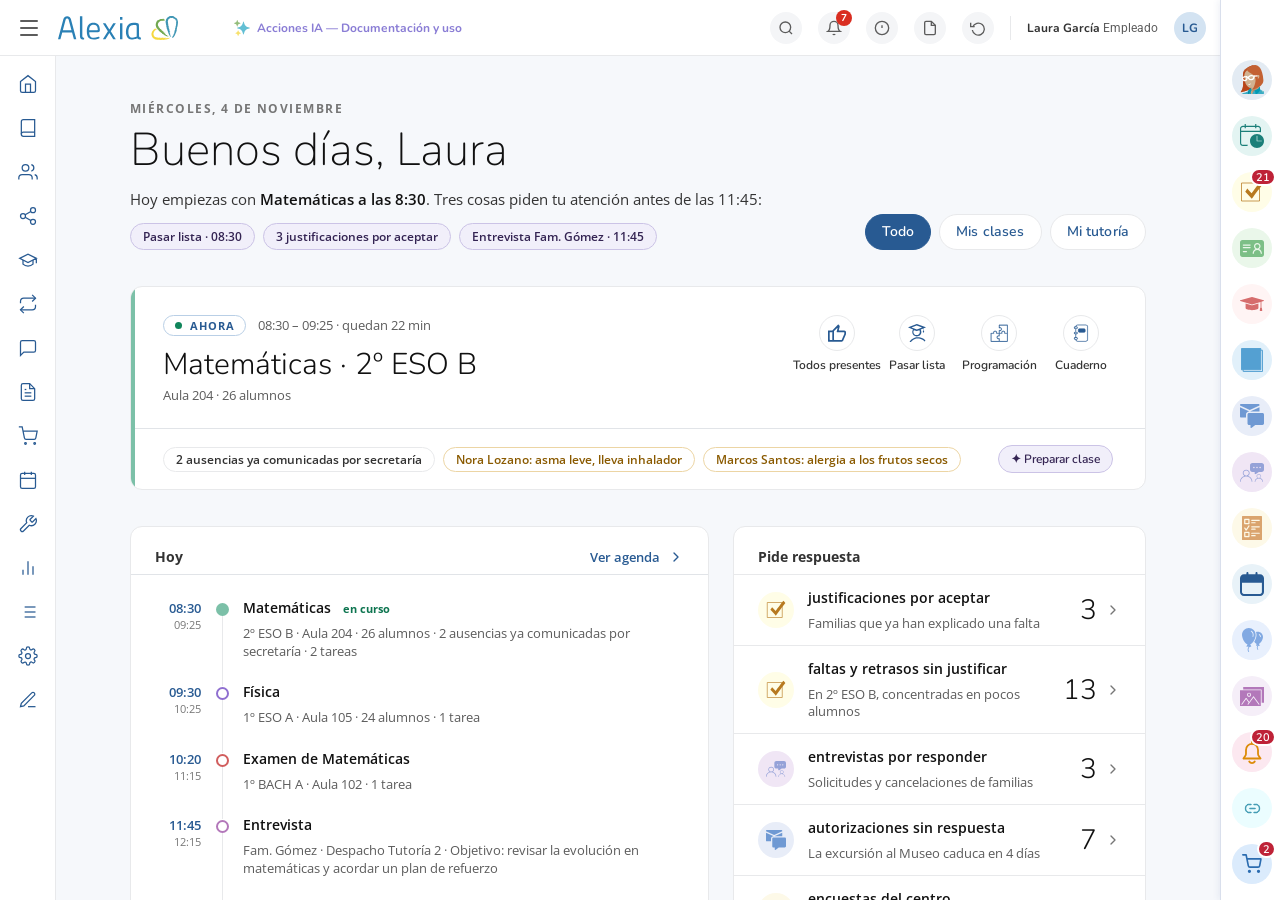
<file: home-v4.html>
<!DOCTYPE html>
<html lang="es">
<head>
<meta charset="UTF-8">
<meta name="viewport" content="width=device-width, initial-scale=1.0">
<title>Alexia — Mi día (V4)</title>
<link rel="icon" type="image/x-icon" href="images/favicon.ico">
<link rel="preconnect" href="https://fonts.googleapis.com">
<link href="https://fonts.googleapis.com/css2?family=Nunito:wght@400;500;700;800&family=Roboto:wght@400;500&display=swap" rel="stylesheet">
  <link rel="stylesheet" href="assets/alexia-ds-kit.css">
  <link rel="stylesheet" href="assets/tokens-reales.css">
  <link href="https://fonts.googleapis.com/css2?family=Nunito:wght@200;300&family=Open+Sans:wght@400;600;700&display=swap" rel="stylesheet">
<style>
  /* Mi día V4. Todo con prefijo h4-. Superficies blancas, borde gris estándar de 1 px, tipografía como jerarquía; color solo en señales pequeñas.
     Tokens del design system: --color-grey-* y --radius-* (tokens-reales.css). El morado de IA (#342453) es el decidido para Acciones IA. */
  #page-home {
    --h4-ink: var(--color-grey-900); --h4-ink2: var(--color-grey-800); --h4-mut: var(--color-grey-700); --h4-mut2: var(--color-grey-600);
    --h4-line: var(--color-grey-400); --h4-bg: #f6f8fb; --h4-blue: #285a92; --h4-ai: #342453; --h4-ai-bg: #f1effa;
    font-family: 'Open Sans', system-ui, sans-serif; color: var(--h4-ink2); background: var(--h4-bg);
  }
  #page-home .h4-scroll { flex: 1; overflow-y: auto; }
  #page-home p { font-family: 'Open Sans', system-ui, sans-serif; font-weight: 400; }
  #page-home .h4-wrap { max-width: 1080px; margin: 0 auto; padding: 44px 32px 96px; box-sizing: border-box; display: flex; flex-direction: column; gap: 36px; }
  #page-home [hidden] { display: none !important; }
  #page-home .h4-card { background: #fff; border: 1px solid var(--h4-line); border-radius: var(--radius-lg); }
  #page-home .h4-card-h { display: flex; align-items: center; justify-content: space-between; gap: 16px; padding: 20px 24px 8px; flex-wrap: wrap; }
  #page-home .h4-card-h.h4-flat { padding: 0 0 14px; }
  #page-home .h4-card-t { margin: 0; font-size: 14px; font-weight: 700; color: var(--h4-ink2); }
  #page-home .h4-card-s { margin: 8px 0 0; font-size: 12.5px; color: var(--h4-mut); }
  #page-home .h4-link { display: inline-flex; align-items: center; gap: 8px; border: 0; background: none; padding: 0; font: 600 13px 'Open Sans', sans-serif; color: var(--h4-blue); cursor: pointer; }
  #page-home .h4-link:hover { text-decoration: underline; }
  #page-home .h4-lk { border: 0; background: none; padding: 0 0 0 4px; font: 600 13px 'Open Sans', sans-serif; color: var(--h4-blue); cursor: pointer; }
  #page-home .h4-lk:hover { text-decoration: underline; }
  #page-home button:focus-visible, #page-home [role="button"]:focus-visible { outline: 2px solid var(--h4-blue); outline-offset: 2px; }

  /* entrada escalonada */
  #page-home .h4-rv { opacity: 0; transform: translateY(14px); }
  #page-home .h4-rv.in { opacity: 1; transform: none; transition: opacity .6s ease, transform .6s cubic-bezier(.2, .8, .2, 1); }

  /* cabecera */
  #page-home .h4-top { display: flex; align-items: flex-end; justify-content: space-between; gap: 24px; flex-wrap: wrap; }
  #page-home .h4-date { margin: 0; font-size: 12px; font-weight: 700; letter-spacing: .12em; text-transform: uppercase; color: var(--h4-mut2); }
  #page-home .h4-h1 { margin: 8px 0 12px; font-family: 'Nunito', sans-serif; font-weight: 200; font-size: 46px; line-height: 1.1; color: var(--h4-ink); }
  #page-home .h4-brief { margin: 0; max-width: 660px; display: flex; gap: 10px; align-items: flex-start; font-size: 15px; line-height: 1.55; color: var(--h4-ink2); }
  #page-home .h4-brief b { color: var(--h4-ink); font-weight: 600; }
  #page-home .h4-ai-tag { flex: none; display: inline-flex; align-items: center; gap: 8px; margin-top: 3px; font-size: 11px; font-weight: 700; color: var(--h4-ai); background: var(--h4-ai-bg); border-radius: 30px; padding: 2px 10px; white-space: nowrap; }
  #page-home .h4-src { display: flex; gap: 8px; flex-wrap: wrap; margin-top: 12px; }
  #page-home .h4-chip { border: 1px solid var(--h4-line); background: #fff; border-radius: 30px; padding: 4px 12px; font: 400 12px 'Open Sans', sans-serif; color: var(--h4-ink2); cursor: pointer; transition: border-color .15s, color .15s; }
  #page-home .h4-chip:hover { border-color: var(--h4-blue); color: var(--h4-blue); }
  #page-home .h4-src .h4-chip { color: var(--h4-ai); border-color: #cbc3e6; background: var(--h4-ai-bg); font-weight: 600; }
  #page-home .h4-src .h4-chip:hover { background: #e7e2f7; border-color: var(--h4-ai); color: var(--h4-ai); }

  /* Ahora */
  #page-home .h4-now { position: relative; overflow: hidden; display: block; padding: 0; }
  #page-home .h4-now-a { display: grid; grid-template-columns: minmax(0, 1fr) auto; gap: 24px; align-items: start; padding: 28px 32px 24px; }
  #page-home .h4-now-b { display: flex; align-items: center; justify-content: space-between; gap: 16px; flex-wrap: nowrap; padding: 16px 32px; border-top: 1px solid #e1e4e8; }
  #page-home .h4-now-b .h4-flags { flex: 1; min-width: 0; }
  #page-home .h4-now-b .h4-ia { flex: none; width: auto; display: inline-block; }
  /* barra lateral en el color del área (Matemáticas), como las tarjetas de la agenda */
  #page-home .h4-now::before { content: ""; position: absolute; left: 0; top: 0; bottom: 0; width: 4px; background: #7cc0a8; transform-origin: top; transform: scaleY(0); }
  #page-home .h4-now.in::before { transform: scaleY(1); transition: transform 1s cubic-bezier(.2, .8, .2, 1) .2s; }
  #page-home .h4-now-eb { display: flex; align-items: center; gap: 12px; font-size: 13px; color: var(--h4-mut); }
  #page-home .h4-pill { display: inline-flex; align-items: center; gap: 8px; font-size: 11px; font-weight: 700; letter-spacing: .08em; text-transform: uppercase; color: var(--h4-blue); border: 1px solid #b9cfe6; border-radius: 30px; padding: 2px 11px; }
  #page-home .h4-pill i { width: 7px; height: 7px; border-radius: 50%; background: #10855b; animation: h4pulse 2.2s ease-out infinite; }
  #page-home .h4-now-l { cursor: pointer; }
  #page-home .h4-now-l:hover .h4-now-t { color: var(--h4-blue); }
  #page-home .h4-now-t { transition: color .15s; }
  #page-home .h4-now-t { margin: 12px 0 4px; font-family: 'Nunito', sans-serif; font-weight: 300; font-size: 30px; line-height: 1.15; color: var(--h4-ink); }
  #page-home .h4-now-m { margin: 0; font-size: 13px; color: var(--h4-mut); }
  #page-home .h4-flags { display: flex; gap: 8px; flex-wrap: wrap; }
  #page-home .h4-flag { display: inline-flex; align-items: center; font-size: 12px; font-weight: 600; border: 1px solid var(--h4-line); border-radius: 30px; padding: 3px 12px; color: var(--h4-ink2); background: #fff; }
  #page-home .h4-flag.warn { border-color: #ecd5a4; color: #8a5a00; }
  #page-home .h4-flag.ok { border-color: #a9d9c4; color: #0e7550; }
  #page-home .h4-now-r { display: flex; flex-direction: column; align-items: flex-end; gap: 8px; }

  #page-home .h4-2col { display: grid; grid-template-columns: minmax(0, 7fr) minmax(0, 5fr); gap: 24px; align-items: stretch; }

  /* línea de tiempo */
  #page-home .h4-tl { margin-top: 0; padding: 12px 24px 22px; border-top: 1px solid #e1e4e8; }
  #page-home .h4-ev { display: grid; grid-template-columns: 46px 14px minmax(0, 1fr); gap: 14px; padding: 11px 8px; margin: 0 -8px; border-radius: var(--radius-md); cursor: pointer; transition: background .15s; }
  #page-home .h4-ev:hover { background: #f8fafd; }
  #page-home .h4-ev-h { font-size: 13px; font-weight: 600; color: var(--h4-blue); text-align: right; padding-top: 1px; }
  #page-home .h4-ev-h i { display: block; font-style: normal; font-weight: 400; font-size: 11px; color: var(--h4-mut2); }
  #page-home .h4-ev-d { position: relative; display: flex; justify-content: center; }
  #page-home .h4-ev-d::before { content: ""; position: absolute; top: 16px; bottom: -26px; width: 1px; background: var(--h4-line); transform-origin: top; }
  #page-home .h4-rv:not(.in) .h4-ev-d::before { transform: scaleY(0); }
  #page-home .h4-rv.in .h4-ev-d::before { transform: scaleY(1); transition: transform .8s ease var(--d, 0ms); }
  #page-home .h4-ev:last-child .h4-ev-d::before { display: none; }
  #page-home .h4-ev-d b { position: relative; z-index: 1; width: 9px; height: 9px; margin-top: 5px; border-radius: 50%; border: 2px solid var(--c); background: #fff; box-sizing: content-box; }
  #page-home .h4-ev.now .h4-ev-d b { background: var(--c); animation: h4pulse 2.2s ease-out infinite; }
  #page-home .h4-ev-x { display: flex; flex-direction: column; gap: 8px; min-width: 0; }
  #page-home .h4-ev-t { font-size: 14px; font-weight: 600; color: var(--h4-ink); }
  #page-home .h4-ev-t em { font-style: normal; font-size: 11px; font-weight: 700; color: #0e7550; margin-left: 8px; }
  #page-home .h4-ev-s { font-size: 12.5px; color: var(--h4-mut); line-height: 1.4; }

  /* pide respuesta */
  #page-home .h4-ask { display: grid; grid-template-columns: 36px minmax(0, 1fr) auto; gap: 14px; align-items: center; padding: 13px 24px; border-top: 1px solid var(--h4-line); cursor: pointer; transition: background .15s; }
  #page-home .h4-ask:first-of-type { margin-top: 8px; }
  #page-home .h4-ask:hover { background: #f8fafd; }
  #page-home .h4-ask-x { display: flex; flex-direction: column; gap: 8px; min-width: 0; }
  #page-home .h4-ask-t { font-size: 14px; font-weight: 600; color: var(--h4-ink); }
  #page-home .h4-ask-s { font-size: 12.5px; color: var(--h4-mut); }
  #page-home .h4-ask-n { display: inline-flex; align-items: center; gap: 8px; color: var(--h4-mut2); }
  #page-home .h4-ask-n b { font-family: 'Nunito', sans-serif; font-weight: 300; font-size: 28px; line-height: 1; color: var(--h4-ink); }
  #page-home .h4-ask.done { opacity: .5; }
  #page-home .h4-ask:hover .h4-ask-n svg { transform: translateX(2px); }
  #page-home .h4-ask-n svg { transition: transform .15s; }

  /* tutoría */
  #page-home .h4-sec { display: flex; flex-direction: column; gap: 18px; }
  #page-home .h4-sh { display: flex; align-items: center; gap: 16px; flex-wrap: wrap; padding: 0 0 18px; border-bottom: 1px solid #bfe3df; }
  #page-home .h4-sh-ic { flex: none; width: 48px; height: 48px; border-radius: 12px; background: #e3f4f2; color: #1b7f79; display: flex; align-items: center; justify-content: center; }
  #page-home .h4-sh-eb { margin: 0; font-size: 11px; font-weight: 700; letter-spacing: .1em; color: #1b7f79; }
  #page-home .h4-sh-h { margin: 8px 0 0; font-family: 'Nunito', sans-serif; font-weight: 300; font-size: 32px; line-height: 1.15; color: var(--h4-ink); }
  #page-home .h4-sh-r { margin-left: auto; }
  #page-home .h4-stats { display: grid; grid-template-columns: repeat(4, minmax(0, 1fr)); }
  #page-home .h4-st { display: flex; flex-direction: column; gap: 8px; padding: 22px 24px; border-left: 1px solid var(--h4-line); min-width: 0; }
  #page-home .h4-st:first-child { border-left: 0; }
  #page-home .h4-st-l { font-size: 14px; font-weight: 700; color: var(--h4-ink2); }
  #page-home .h4-st-v { font-family: 'Nunito', sans-serif; font-weight: 300; font-size: 38px; line-height: 1.1; color: var(--h4-ink); }
  #page-home .h4-st-v b { font-weight: 300; }
  #page-home .h4-st-v small { font: 400 13px 'Open Sans', sans-serif; color: var(--h4-mut); }
  #page-home .h4-st-n { font-size: 12px; color: var(--h4-mut); }
  #page-home .h4-spark { display: flex; align-items: flex-end; gap: 8px; height: 58px; margin-top: auto; padding-top: 8px; }
  #page-home .h4-spark span { flex: 1; display: flex; flex-direction: column; align-items: center; justify-content: flex-end; gap: 8px; height: 100%; }
  #page-home .h4-spark i { display: block; width: 100%; border-radius: 4px; background: var(--b); transition: height .8s cubic-bezier(.2, .9, .3, 1.15); }
  #page-home .h4-spark em { font-style: normal; font-size: 10px; color: var(--h4-mut2); }
  #page-home .h4-split { display: flex; gap: 3px; height: 6px; margin-top: auto; border-radius: 30px; overflow: hidden; }
  #page-home .h4-split i { display: block; height: 100%; border-radius: 30px; transition: width .9s cubic-bezier(.2, .8, .2, 1); }
  #page-home .h4-dots { display: flex; gap: 8px; margin-top: auto; }
  #page-home .h4-dots i { width: 10px; height: 10px; border-radius: 50%; border: 1.5px solid #cdd8e6; }
  #page-home .h4-dots i.r { background: #0a529f; border-color: #0a529f; }

  /* alumnos */
  #page-home .h4-stu-h { padding-bottom: 14px; }
  #page-home .h4-stu { display: grid; grid-template-columns: 44px minmax(0, 1fr) auto; gap: 18px; align-items: center; padding: 16px 24px; border-top: 1px solid var(--h4-line); transition: background .15s, opacity .3s; }
  #page-home .h4-stu.click { cursor: pointer; }
  #page-home .h4-stu.click:hover { background: #fafbfd; }
  #page-home .h4-stu-av { width: 40px; height: 40px; border-radius: 50%; display: block; }
  #page-home .h4-stu-n { display: flex; align-items: center; gap: 8px; flex-wrap: wrap; font-size: 15px; font-weight: 700; color: var(--h4-ink); }
  #page-home .h4-tag { font-size: 11px; font-weight: 700; border: 1px solid var(--c); color: var(--ct); background: #fff; border-radius: 30px; padding: 0 9px; }
  #page-home .h4-stu-r { margin: 8px 0; display: flex; gap: 8px; align-items: flex-start; font-size: 13px; line-height: 1.5; color: var(--h4-mut); }
  #page-home .h4-ai-mini { flex: none; display: inline-flex; margin-top: 4px; color: var(--h4-ai); opacity: .8; }
  #page-home .h4-sg { display: inline-flex; align-items: center; gap: 8px; font-size: 12px; color: var(--h4-mut); }
  #page-home .h4-sg i { width: 8px; height: 8px; border-radius: 50%; border: 1.5px solid #b4bfcb; box-sizing: border-box; }
  #page-home .h4-sg.ok i { background: #10855b; border-color: #10855b; }
  #page-home .h4-sg.wr i { background: #2a80b5; border-color: #2a80b5; }
  #page-home .h4-sg.wn i { background: #d9822b; border-color: #d9822b; }
  #page-home .h4-stu-a { display: flex; align-items: center; gap: 8px; }
  #page-home .h4-stu.hecho { opacity: .55; }
  #page-home .h4-done { font-size: 12px; color: #0e7550; font-weight: 600; }
  #page-home .h4-hechos-h { padding: 14px 24px 6px; border-top: 1px solid var(--h4-line); font-size: 11px; font-weight: 700; letter-spacing: .1em; text-transform: uppercase; color: var(--h4-mut2); }
  #page-home .h4-vacio { padding: 26px 24px; text-align: center; font-size: 13px; color: var(--h4-mut2); border-top: 1px solid var(--h4-line); }

  /* mis clases */
  #page-home .h4-cls { display: grid; grid-template-columns: repeat(auto-fit, minmax(230px, 1fr)); gap: 16px; }
  #page-home .h4-cl { display: flex; flex-direction: column; gap: 10px; padding: 20px 22px 16px; transition: box-shadow .2s, transform .2s; }
  #page-home .h4-cl:hover { box-shadow: 0 6px 22px rgba(16, 40, 70, .07); transform: translateY(-2px); }
  #page-home .h4-cl-s { margin: -4px 0 4px; font-size: 12.5px; color: var(--h4-mut); }
  #page-home .h4-cl-r { display: flex; justify-content: space-between; font-size: 13px; color: var(--h4-ink2); }
  #page-home .h4-cl-r b { font-weight: 700; color: var(--h4-ink); }
  #page-home .h4-prog { height: 5px; border-radius: 30px; background: #e9eef5; overflow: hidden; }
  #page-home .h4-prog i { display: block; height: 100%; width: 0; border-radius: 30px; background: var(--h4-blue); transition: width 1s cubic-bezier(.2, .8, .2, 1); }
  #page-home .h4-cl .h4-link { align-self: flex-start; margin-top: 8px; }

  /* panel de IA */
  .h4-acts { display: flex; flex-direction: column; gap: 12px; margin-top: 14px; }
  .h4-act { border: 1px solid #e8e9eb; border-radius: 8px; padding: 12px 14px; display: flex; flex-direction: column; gap: 8px; align-items: flex-start; }
  .h4-act b { font-size: 14px; color: #333; }
  .h4-act p { margin: 0; font-size: 13px; line-height: 1.5; color: #5c5c5c; }
  .h4-act .h4-tag { font-size: 11px; font-weight: 700; border: 1px solid var(--c); color: var(--ct); background: #fff; border-radius: 30px; padding: 0 9px; }

  /* toast */
  .h4-toast { position: fixed; left: 50%; bottom: 28px; z-index: 50; transform: translate(-50%, 16px); opacity: 0; pointer-events: none; display: flex; align-items: center; gap: 16px; background: #1f2937; color: #fff; font: 400 13px 'Open Sans', sans-serif; padding: 11px 18px; border-radius: 10px; box-shadow: 0 8px 28px rgba(0, 0, 0, .22); transition: opacity .25s, transform .25s; }
  .h4-toast.on { opacity: 1; transform: translate(-50%, 0); pointer-events: auto; }
  .h4-toast-u { border: 0; background: none; color: #9cc3e0; font: 700 13px 'Open Sans', sans-serif; cursor: pointer; padding: 0; }

  @keyframes h4pulse { 0% { box-shadow: 0 0 0 0 rgba(16, 133, 91, .45); } 70% { box-shadow: 0 0 0 8px rgba(16, 133, 91, 0); } 100% { box-shadow: 0 0 0 0 rgba(16, 133, 91, 0); } }
  @media (max-width: 900px) {
    #page-home .h4-wrap { padding: 28px 16px 80px; gap: 28px; }
    #page-home .h4-h1 { font-size: 36px; }
    #page-home .h4-now-a { grid-template-columns: 1fr; padding: 24px 20px; }
    #page-home .h4-now-b { padding: 16px 20px; flex-wrap: wrap; }
    #page-home .h4-now-r { align-items: flex-start; }
    #page-home .h4-2col { grid-template-columns: 1fr; }
    #page-home .h4-stats { grid-template-columns: repeat(2, minmax(0, 1fr)); }
    #page-home .h4-st:nth-child(3) { border-left: 0; }
    #page-home .h4-st:nth-child(n+3) { border-top: 1px solid var(--h4-line); }
    #page-home .h4-stu { grid-template-columns: 40px minmax(0, 1fr); }
    #page-home .h4-stu-a { grid-column: 2; }
  }
  @media (prefers-reduced-motion: reduce) {
    #page-home .h4-rv, #page-home .h4-rv.in { opacity: 1; transform: none; transition: none; }
    #page-home *, .h4-toast { animation: none !important; transition: none !important; }
  }

  /* Reglas genéricas que usan los paneles (tarjetas de motivo, botonera) */

</style>
  <link rel="stylesheet" href="real/Estilo/propio/web-component/internal-layout.css">
  <link rel="stylesheet" href="real/Estilo/propio/webpart-botonera.css">
  <script src="real/biblioteca_wc/traduccion.js"></script>
  <script src="real/javascript/common/web-component/base/WCBaseElement.js" type="module"></script>
  <script src="real/javascript/common/web-component/base/WCButton.js" type="module"></script>
  <script src="real/javascript/common/web-component/base/WCStatus.js" type="module"></script>
  <script src="real/javascript/common/web-component/base/WCIcon.js" type="module"></script>
  <script src="real/javascript/common/web-component/base/WCImage.js" type="module"></script>
  <script src="real/javascript/common/web-component/base/WCInput.js" type="module"></script>
  <script src="real/javascript/common/web-component/base/WCSelect.js" type="module"></script>
  <script src="real/javascript/common/web-component/base/WCCheckbox.js" type="module"></script>
  <script src="real/javascript/common/web-component/base/WCRadioGroup.js" type="module"></script>
  <script src="real/javascript/common/web-component/base/WCTextarea.js" type="module"></script>
  <script src="real/javascript/common/web-component/base/WCDatepicker.js" type="module"></script>
  <script src="real/javascript/common/web-component/base/WCBanner.js" type="module"></script>
  <script src="real/javascript/common/web-component/widgets/WidgetBase.js" type="module"></script>
  <script src="real/javascript/common/web-component/widgets/TreeList.js" type="module"></script>
  <script src="real/javascript/common/web-component/widgets/ButtonBar.js" type="module"></script>
  <script src="real/javascript/common/web-component/widgets/ContentSection.js" type="module"></script>
  <script src="real/javascript/common/web-component/widgets/DynamicTab.js" type="module"></script>
  <script src="real/javascript/common/web-component/widgets/DynamicForm.js" type="module"></script>
  <script src="real/javascript/common/web-component/widgets/RightSidebar.js" type="module"></script>
  <script src="real/javascript/common/web-component/base/WCRichText.js" type="module"></script>
  <script src="real/javascript/common/web-component/widgets/FileUpload.js" type="module"></script>
  <script src="real/javascript/common/web-component/widgets/ActionResult.js" type="module"></script>
<style>
  /* Solo lo que no tiene Web Component: tarjetas de motivo con icono. */
  .tile { display: flex; flex-direction: column; align-items: center; justify-content: center; gap: 8px; min-height: 96px; padding: 12px 8px; background: #fff; border: 1px solid #DFE1E6; border-radius: 8px; cursor: pointer; font: 700 12px Nunito, sans-serif; color: #333; text-align: center; line-height: 1.25; }
  .tile:hover { border-color: #285A92; }
  .tile-ic { width: 40px; height: 40px; border-radius: 50%; background: #E8F2F8; display: flex; align-items: center; justify-content: center; }
  .tile svg { width: 22px; height: 22px; stroke: #285A92; fill: none; stroke-width: 2; stroke-linecap: round; stroke-linejoin: round; }
  .tile[aria-checked="true"] { border: 2px solid #285A92; background: #E8F2F8; padding: 11px 7px; }
  .tile[aria-checked="true"] .tile-ic { background: #285A92; }
  .tile[aria-checked="true"] svg { stroke: #fff; }
  .tile:focus-visible { outline: 2px solid #285A92; outline-offset: 2px; }
  .tiles { display: grid; grid-template-columns: repeat(auto-fill, minmax(120px, 1fr)); gap: 12px; }
  .pad { padding: 14px; }
  #page-home .hm-tut-top { display: flex; align-items: center; justify-content: space-between; gap: 12px; flex-wrap: wrap; margin-bottom: 14px; }
  #page-home .hm-tut-top > * { margin: 0; }
  /* Cabecera de la sección Mi tutoría: icono, rótulo, título del grupo y acciones a la derecha, con filete lila */
  #page-home .hm-th { display: flex; align-items: center; gap: 14px; flex-wrap: wrap; padding: 4px 0 16px; margin-bottom: 16px; border-bottom: 1px solid #bfe3df; }
  #page-home .hm-th-ic { flex: none; width: 48px; height: 48px; border-radius: 12px; background: #e3f4f2; color: #1b7f79; display: flex; align-items: center; justify-content: center; }
  #page-home .hm-th-t { min-width: 0; }
  #page-home .hm-th-eb { margin: 0; font-size: 11px; font-weight: 700; letter-spacing: .08em; color: #1b7f79; }
  #page-home .hm-th-h { margin: 2px 0 0; font-family: 'Nunito', sans-serif; font-weight: 300; font-size: 32px; line-height: 1.15; color: var(--color-black); }
  #page-home .hm-th-r { margin-left: auto; display: flex; align-items: center; gap: 16px; flex-wrap: wrap; }
  #page-home .hm-chips { gap: 12px; }
  #page-home .hm-grupo-w { margin-left: auto; min-width: 220px; }
  #page-home .hm-kpis { margin-bottom: 16px; }
  #page-home .hm-kl { font-size: 14px; font-weight: 700; color: var(--color-grey-800); }
  body.con-botonera-webpart .body-row { padding-right: 60px; }
  content-section > * { grid-column: 1 / -1; }
  #page-home .hm-cols { grid-template-columns: repeat(auto-fit, minmax(360px, 1fr)); }
</style>
</head>
<body>

<!-- TOPBAR -->
<header class="topbar">
  <div class="topbar-hamburger"><span></span><span></span><span></span></div>
    <div class="topbar-logo" style="cursor:pointer;">
    <svg width="120" height="24" style="display:block;" width="160" height="32" viewBox="0 0 160 32" fill="none" xmlns="http://www.w3.org/2000/svg">
<path d="M133.766 17.8817C133.766 17.8817 133.779 17.6592 133.804 17.5766L133.766 17.8817Z" fill="#F8DC55"/>
<path d="M131.81 31.6887C131.646 31.5425 131.835 31.6506 131.81 31.6887V31.6887ZM148.653 29.5846C148.653 29.5846 148.653 29.6227 148.653 29.6418C148.665 29.6291 148.678 29.6164 148.653 29.5846ZM124.658 23.7745C124.683 23.7363 124.664 23.7046 124.614 23.6664C124.601 23.7046 124.614 23.73 124.658 23.7745ZM148.438 28.8027C148.514 28.7264 147.577 29.4893 147.469 29.4575C147.431 29.3303 147.393 29.1968 147.355 29.0633C147.539 29.5846 147.127 29.3939 147.045 29.4193C146.792 29.3303 147.146 29.6227 147.02 29.6672C146.887 29.5083 146.773 29.3367 146.672 29.1523C146.153 29.3748 145.71 29.3812 145.361 29.8834C145.21 29.9152 145.064 29.2795 145.064 29.2668C145.077 29.521 144.691 29.2286 144.925 29.6227C144.64 29.5719 144.355 29.591 144.089 29.6927C144.178 29.5592 144.178 29.4257 144.083 29.2858C143.994 29.5592 143.804 29.68 143.532 29.6609C143.532 29.7054 143.76 30.3856 143.488 30.3156C143.469 30.2203 143.108 29.4829 143.298 29.4448C143.399 29.4193 143.722 28.612 143.963 29.0633C144.096 28.6947 143.817 29.0189 143.817 28.6819C143.627 28.7328 143.152 29.4384 143.165 29.4511C142.912 29.2604 143.051 29.1333 143.077 28.9807C142.937 28.9807 142.823 29.0189 142.716 29.1078C142.69 28.9235 142.855 28.6692 142.868 28.3959C142.627 28.3705 142.823 28.7964 142.57 28.6883C142.577 28.6311 142.583 28.5675 142.589 28.5103C142.583 28.5548 142.57 29.2604 142.558 29.2668C142.475 29.2159 142.387 29.1968 142.285 29.2032C142.241 29.4003 142.583 29.5592 142.165 29.7372C142.001 29.7372 142.064 28.7392 142.165 28.5993C141.944 28.4086 141.925 29.4003 141.817 29.4448C141.678 29.5083 141.703 28.7137 141.463 28.8345C141.488 28.9934 141.26 30.2584 141.083 30.1377C141.216 29.5655 140.994 29.1905 140.76 28.6438C140.741 28.7773 140.697 28.9044 140.633 29.0189C140.678 28.8726 140.633 28.7773 140.507 28.7264C140.602 28.9235 140.57 29.0951 140.412 29.2477C139.988 29.2668 140.26 28.7519 140.311 28.6184C140.184 28.8726 140.273 28.4912 140.146 28.5993C140.095 28.8218 140.045 29.0443 140 29.2604C139.773 29.4384 139.962 28.4531 139.709 28.5993C139.69 28.6819 139.671 28.7646 139.652 28.8409C139.646 28.7582 139.64 28.6819 139.633 28.5993C139.595 28.701 139.526 28.7646 139.431 28.7964C139.431 28.7455 139.424 28.6883 139.418 28.6374C139.349 28.7201 139.209 29.1015 139.114 28.7773C139.178 29.1015 139.519 28.8599 139.178 29.2668C139.19 28.9426 138.88 29.3621 138.703 28.9044C138.684 28.9934 138.671 29.0888 138.652 29.1778C138.627 28.5675 138.469 29.343 138.323 29.1269C138.393 28.968 138.393 28.8154 138.31 28.6692C138.412 29.0761 138.108 29.1587 138.127 29.4257C137.912 29.2731 138.184 28.8409 138.146 28.6438C138.076 28.8281 137.848 28.8409 137.747 29.2477C137.671 29.1523 137.646 29.0443 137.659 28.9235C137.665 28.9235 137.399 29.858 137.197 29.4257C137.165 29.2159 137.437 29.3049 137.38 29.1396C137.038 29.0888 136.931 30.3729 136.785 30.5318C136.469 30.3856 137.083 29.4003 136.962 29.0506C136.918 29.0951 136.874 29.1396 136.836 29.1905C136.886 29.0379 136.905 28.8854 136.88 28.7264C136.829 29.0443 136.608 28.7455 136.57 28.8536C136.576 28.8027 136.526 29.5655 136.228 29.2922C136.272 29.1333 136.285 28.968 136.266 28.7964C136.209 28.7201 136.196 29.0761 136.083 28.9426C135.893 28.4277 134.772 28.8854 134.456 29.2541C134.374 29.0252 134.222 28.8599 134.006 28.7455C134.063 28.8726 134.032 28.968 133.912 29.0316C133.823 28.5929 133.627 28.6438 133.304 28.9426C133.304 28.9426 133.304 28.5739 133.203 28.6692C133.158 28.7519 133.114 28.8409 133.076 28.9299C133.057 28.8536 133.038 28.7836 133.019 28.7074C132.956 28.7646 132.589 29.2922 132.722 28.5993C132.38 28.9108 132.538 28.4531 131.956 28.6247C132.032 28.7074 132 29.1968 131.937 29.1778C131.924 29.1015 131.886 29.0888 131.823 29.1523C131.994 27.9954 130.633 28.7964 130.266 28.1162C130.221 28.4022 129.785 28.4849 129.772 28.523C129.873 28.345 129.943 28.1607 129.994 27.9573C129.633 28.2115 129.133 27.3089 129.038 27.5377C128.981 27.5949 128.93 27.6458 128.873 27.703C128.791 27.5123 128.854 27.4296 129.082 27.3788C129.076 27.2326 128.582 27.614 128.652 27.4487C128.854 26.991 128.709 27.3851 128.81 27.3788C128.88 27.3279 128.918 27.2644 128.918 27.1817C128.949 27.2644 128.266 27.2199 128.696 26.9275C128.272 27.0355 128.607 26.9465 128.31 27.2389C128.107 27.1563 128.215 27.1372 128.278 27.08C128.19 26.9847 128.101 26.9974 128.019 27.1118C128.082 27.0165 128.139 26.9211 128.202 26.8258C128.063 26.8766 127.956 26.8448 127.873 26.7304C128.095 26.6668 128.253 26.527 128.342 26.3172C128.24 26.3172 128.145 26.3172 128.044 26.3172C128.183 26.4571 127.563 25.6815 127.487 25.9167C127.683 25.9294 127.804 25.8532 127.848 25.6752C127.614 25.7514 127.81 25.8468 127.512 25.7515C128.044 25.3637 127.437 25.1285 127.696 24.7089C127.316 24.8043 127.506 24.3148 127.576 24.2767C127.342 24.3275 127.012 24.3529 126.905 24.0288C126.823 23.7745 127.538 24.1114 127.494 23.8698C127.468 23.7046 127.158 23.5711 127.506 23.4948C127.316 23.5139 127.139 23.4694 126.981 23.3613C127.12 23.2469 127.272 23.1642 127.443 23.1007C127.342 22.9672 127.316 22.7955 127.544 22.9926C127.582 22.8273 127.538 22.6811 127.405 22.5667C128.361 22.5349 127.418 21.4606 127.418 21.4606C127.696 21.5814 127.924 21.4479 128.05 21.486C127.937 21.4606 127.74 21.0474 127.785 20.8821C127.848 20.7041 128.12 21.2826 128.19 20.9648C128.234 20.844 128.209 20.7804 128.107 20.7677C128.183 20.8122 128.297 20.5706 128.19 20.7931C128.424 20.7613 128.316 20.6851 128.57 20.8503C128.582 20.6978 128.532 20.5706 128.43 20.4562C128.766 20.3799 128.867 19.9604 128.949 19.687C128.867 19.7824 129.221 19.668 129.342 19.5981C129.209 19.4455 129.778 18.7145 129.918 19.2294C130.076 19.0069 130.177 18.759 130.221 18.4856C130.221 18.867 130.323 18.8607 130.513 18.4665C130.608 18.2313 130.392 18.0406 130.848 17.8817C130.81 17.8563 131.557 18.7844 131.335 17.9898C131.424 18.0152 131.487 18.0724 131.513 18.1614C131.544 18.0533 131.715 17.2587 131.62 17.2397C131.513 17.2206 131.392 17.513 131.253 17.5003C131.146 17.4876 131.525 16.9218 131.127 17.2333C131.196 17.1316 131.234 17.0172 131.228 16.8964C131.177 16.8392 130.924 17.2079 130.892 17.2206C130.829 17.2524 131.013 16.7566 130.462 17.246C130.646 16.9854 130.354 16.979 130.196 17.1253C130.24 17.0363 130.24 16.9536 130.196 16.871C129.994 16.9981 129.854 17.1825 129.778 17.424C129.778 17.3541 129.854 16.8901 129.627 17.1443C129.766 16.9663 129.785 16.693 129.924 16.4832C129.601 16.5913 128.949 17.0871 128.766 17.3287C128.924 16.9918 127.804 17.3922 127.772 18.1868C127.69 18.1868 127.202 18.3203 126.911 18.4729C127.259 18.8098 126.354 19.8269 126.304 19.8142C126.253 20.4117 125.898 20.4117 125.443 20.6978C125.202 21.1809 125.145 21.6831 124.93 22.1726C125.019 22.1154 125.095 22.1344 125.152 22.2298C124.772 22.2298 125.221 22.9989 124.879 22.5349C124.259 23.5965 124.759 25.5353 124.968 26.2981C125.449 27.7221 127.133 30.4046 128.576 30.4555C128.614 30.5508 128.588 30.6335 128.506 30.7034C129 30.6462 129.323 31.4662 129.753 31.231C129.81 31.1992 131.108 31.4662 131.323 31.6824C131.272 31.1992 131.962 31.2692 131.81 31.6251C131.981 31.6251 133.013 31.5806 133.076 31.6124C133.228 32.299 133.95 31.3264 134.108 31.4599C134.076 31.5997 134.038 31.7396 134.006 31.8731C134.766 31.6251 135.532 32.2163 136.272 31.7459C136.285 31.8286 136.298 31.9112 136.31 32.0002C137.051 31.7777 137.842 32.0828 138.538 31.6569C139.026 32.0129 139.481 31.9112 139.773 31.3772C139.988 31.3264 140.456 32.2863 140.874 31.6569C140.874 31.7269 140.88 31.7968 140.887 31.8667C141.089 31.7014 142.355 31.6061 142.051 31.0975C142.159 31.053 142.14 31.4535 142.247 31.2247C142.216 31.3264 142.184 31.4344 142.146 31.5361C142.798 31.5997 143.703 31.3709 144.273 31.3073C144.634 31.2692 145.602 31.2374 145.684 30.7352C146.134 31.2437 146.741 30.7733 147.102 30.3538C147.077 30.3538 148.545 30.2584 148.248 29.7372C148.336 29.7944 148.393 29.8707 148.419 29.9724C148.786 29.8007 148.545 28.9489 148.419 28.79M129.949 19.223C129.949 19.223 129.943 19.2357 129.937 19.2421C129.968 19.2993 129.962 19.2739 129.949 19.223ZM148.716 28.879C148.716 28.879 148.71 28.8281 148.678 28.7836C148.691 28.8154 148.703 28.8472 148.716 28.879ZM141.868 28.8917C141.868 28.8917 141.918 28.8917 141.937 28.8663C141.925 28.8599 141.906 28.8663 141.868 28.8917Z" fill="#F5D83E"/>
<path d="M136.747 21.1237C136.665 21.2636 136.791 21.6831 136.696 21.3716C136.703 21.1173 136.722 20.9203 136.747 21.1237Z" fill="white"/>
<path d="M134.456 8.49905C134.374 8.59441 134.386 8.58169 134.456 8.49905V8.49905Z" fill="#7FB060"/>
<path d="M145.88 7.11328C145.963 7.11963 146.039 7.12599 146.121 7.13235C146.039 7.00521 145.678 7.06878 145.88 7.11328ZM137.361 6.52845L137.367 6.52209L137.361 6.52845ZM147.02 26.5842C146.912 26.5842 146.659 26.3172 146.254 26.4507C146.121 26.7876 145.767 26.9847 145.956 26.3172C145.925 26.3744 145.874 26.3935 145.817 26.3808C145.88 26.2536 145.944 26.1265 146.007 26.0057C145.779 26.5206 145.602 26.1011 145.526 26.0693C145.393 25.8214 145.463 26.2918 145.33 26.2409C145.336 26.0248 145.368 25.8087 145.425 25.5989C144.918 25.3891 144.488 25.1221 143.918 25.2556C143.785 25.173 144.108 24.5945 144.115 24.5818C143.944 24.7852 143.855 24.3021 143.76 24.7598C143.577 24.5182 143.349 24.3466 143.07 24.2322C143.228 24.194 143.323 24.086 143.349 23.9143C143.096 24.0605 142.868 24.0351 142.665 23.8253C142.633 23.8698 142.349 24.5373 142.178 24.3021C142.368 23.9715 142.349 23.4058 142.741 23.5901C142.703 23.5711 143.558 23.0625 143.418 23.6537C143.773 23.463 143.336 23.5202 143.57 23.2596C143.399 23.1897 142.532 23.374 142.539 23.4121C142.482 23.0943 142.678 23.0879 142.798 22.9862C142.697 22.8909 142.577 22.84 142.437 22.84C142.678 22.4777 142.849 22.9672 143.051 22.3951C142.887 22.2107 142.741 22.6748 142.621 22.4141C142.665 22.376 142.716 22.3315 142.76 22.2933C142.57 22.3696 142.33 22.8782 142.209 22.8591C142.178 22.7701 142.121 22.6938 142.045 22.6303C141.88 22.751 142.02 23.1134 141.583 22.9545C141.557 22.7701 141.614 22.6112 141.76 22.4777C141.874 22.4777 141.899 22.5349 141.836 22.643C142.001 22.6112 142.425 21.9819 142.292 21.9882C141.931 22.0136 141.899 22.4968 141.545 22.5031C141.399 22.5031 141.906 21.8484 141.678 21.7848C141.589 21.9247 140.545 22.732 140.481 22.5285C140.982 22.1789 141.064 21.7403 141.273 21.1555C141.165 21.2445 141.045 21.3144 140.918 21.3589C141.057 21.2826 141.089 21.1745 141.032 21.0474C140.969 21.2635 140.823 21.3716 140.595 21.378C140.26 21.0983 140.83 20.8885 140.956 20.8249C140.684 20.933 141.007 20.6978 140.849 20.6914C140.652 20.8249 140.462 20.9648 140.273 21.0983C140.216 21.0347 140.19 20.9584 140.197 20.8694C140.197 20.8694 140.823 20.4499 140.513 20.3863C140.444 20.4372 140.368 20.488 140.298 20.5325C140.349 20.4689 140.399 20.399 140.45 20.3354C140.349 20.3927 140.254 20.3927 140.152 20.3482C140.184 20.3037 140.222 20.2592 140.26 20.2147C140.152 20.2274 139.779 20.4244 139.931 20.1066C139.754 20.3927 140.178 20.4499 139.633 20.5262C139.874 20.2846 139.336 20.399 139.526 19.9223C139.45 19.9795 139.374 20.0367 139.292 20.0939C139.703 19.6108 139.038 20.0939 139.076 19.8269C139.241 19.757 139.342 19.6362 139.386 19.4709C139.178 19.846 138.886 19.7061 138.716 19.9286C138.659 19.6616 139.171 19.5218 139.279 19.3438C139.102 19.4328 138.918 19.2929 138.557 19.5345C138.564 19.4074 138.621 19.3056 138.716 19.223C138.716 19.223 137.861 19.757 138.013 19.2866C138.133 19.1022 138.279 19.3629 138.348 19.1976C138.121 18.9179 137.14 19.8269 136.918 19.846C136.779 19.5218 137.95 19.1849 138.095 18.8416C138.026 18.8416 137.962 18.8543 137.899 18.8607C138.045 18.7844 138.165 18.6763 138.26 18.5365C137.994 18.7462 138.038 18.3648 137.937 18.4157C137.975 18.3839 137.399 18.9306 137.374 18.511C137.526 18.422 137.646 18.3076 137.754 18.1678C137.76 18.0724 137.507 18.3267 137.513 18.1551C137.735 17.6338 136.557 17.2079 136.064 17.2588C136.158 17.0299 136.165 16.7947 136.083 16.5595C136.038 16.693 135.943 16.7438 135.81 16.7121C136.057 16.3243 135.88 16.2162 135.431 16.2226C135.576 16.1527 135.614 16.0637 135.551 15.9492C135.456 15.981 135.361 16.0192 135.272 16.051C135.31 15.981 135.348 15.9175 135.386 15.8475C135.298 15.8475 134.658 15.9747 135.247 15.5615C134.772 15.5615 135.222 15.3326 134.671 15.0466C134.589 15.25 134.45 15.3771 134.253 15.4407C134.304 15.3771 134.285 15.339 134.196 15.339C134.639 15.0148 134.532 14.0867 133.912 14.163C134.165 13.8134 133.639 13.7816 133.766 13.4574C133.532 13.629 133.146 13.3875 133.12 13.4002C133.323 13.3366 133.513 13.2476 133.696 13.1332C133.063 13.0315 133.627 12.5992 133.551 12.4149C133.443 12.4149 133.051 12.2432 133.285 12.1415C133.203 12.1415 133.127 12.1415 133.044 12.1415C133.12 11.9445 133.234 11.9254 133.443 12.0525C133.544 11.9381 132.905 11.8618 133.051 11.7982C133.481 11.6139 133.139 11.7982 133.228 11.8555C133.31 11.8682 133.38 11.8491 133.437 11.7792C133.399 11.8682 132.899 11.3406 133.456 11.4296C133.07 11.2134 133.38 11.3787 132.943 11.3914C132.861 11.188 132.956 11.2516 133.038 11.2516C133.038 11.1181 132.975 11.0672 132.829 11.0926C132.949 11.0672 133.063 11.0418 133.177 11.0164C133.044 10.9528 132.981 10.8511 132.981 10.7049C133.19 10.8193 133.405 10.8257 133.608 10.7239C133.532 10.654 133.462 10.5841 133.386 10.5142C133.38 10.7049 133.532 9.71321 133.285 9.83399C133.424 9.98656 133.57 10.012 133.715 9.90392C133.19 9.656 133.861 9.92935 133.538 9.92299C133.431 9.8912 133.386 9.82128 133.399 9.71957C134.006 9.78314 133.829 9.21738 134.285 9.07753C133.874 8.84869 134.31 8.97582 134.171 8.75969C134.513 9.02032 134.196 8.56899 134.481 8.65798C134.272 8.53085 134 8.31471 134.165 8.00959C134.304 7.75532 134.589 8.5372 134.734 8.32107C134.817 8.19394 134.665 7.83795 134.975 8.01594C134.817 7.89517 134.715 7.73625 134.671 7.54554C135.038 7.64089 135.355 7.48833 135.374 7.6981C135.538 7.60911 135.601 7.46926 135.564 7.2722C136.329 7.89516 136.323 6.49031 136.361 6.45217C136.469 6.77001 136.741 6.79544 136.791 6.89079C136.728 6.79544 136.867 6.35682 137.019 6.28053C137.216 6.1979 136.969 6.80815 137.266 6.64287C137.386 6.59202 137.412 6.52209 137.342 6.43946C137.374 6.53481 137.627 6.40131 137.386 6.51574C137.576 6.65559 137.551 6.48395 137.633 6.80815C137.735 6.68737 137.791 6.54752 137.804 6.3886C138.133 6.50938 138.424 6.45853 138.684 6.22332C138.76 6.09619 138.874 6.33139 139.102 6.40131C139.114 6.33775 139.121 6.27418 139.114 6.20425C139.317 6.57295 140.127 5.88005 139.798 6.50938C140.064 6.45852 140.311 6.35046 140.538 6.19154C140.273 6.65559 140.697 6.50302 140.88 6.28689C140.817 6.14704 140.823 6.40767 140.76 6.37589C140.671 5.74021 142.14 6.58566 142.444 6.42674C142.418 6.45217 142.19 6.35046 142.089 6.35046C142.437 6.35046 141.842 6.28053 142.539 6.29325C142.539 6.29325 142.513 6.26146 142.298 6.24875C142.899 6.21697 142.058 6.17247 142.007 6.17247C142.228 6.12797 142.216 6.05169 142.488 6.01991C142.304 6.08983 142.184 6.0644 142.127 5.93727C142.241 5.93727 142.709 5.93091 142.285 5.89277C142.526 5.85463 142.76 5.80377 142.994 5.74656C142.494 5.71478 142.887 5.62578 142.994 5.56221C143.02 5.5495 142.311 5.37151 142.298 5.28251C142.368 5.18081 142.469 5.12359 142.608 5.11724C142.513 5.12995 142.007 5.23166 142.336 5.17445C142.247 5.18716 142.133 5.21895 142.045 5.23802C142.178 5.18716 142.209 5.15538 142.716 5.04731C143.07 4.88839 141.684 5.25709 141.899 5.14266C142.146 5.07274 142.235 5.04096 142.197 5.0346C142.058 5.06638 141.912 5.09817 141.773 5.12995C141.944 5.00281 141.842 4.79304 142.089 4.71676C142.045 4.72947 141.849 4.4752 141.963 4.50063C141.627 4.41163 140.45 4.21457 140.88 3.71874C140.709 3.68695 140.254 3.89037 140.235 3.70602C140.368 3.5916 140.311 3.57889 140.203 3.69331C140.444 3.50261 139.019 4.07472 138.893 4.1955C137.627 3.41361 135.488 4.55784 133.956 5.2253C134.063 5.24437 134.108 5.3143 134.089 5.42872C133.823 5.18081 133.582 5.99448 133.652 5.45415C132.62 5.72749 131.506 7.36119 131.146 8.10494C130.513 9.4208 129.721 12.7708 130.816 13.9786C130.772 14.074 130.696 14.1185 130.582 14.1121C130.772 14.271 130.88 15.7331 131.291 15.3517C131.146 16.0065 131.943 16.248 131.962 16.8328C132.266 16.4451 132.741 16.9981 132.374 17.1443C132.62 17.335 132.785 17.5766 132.861 17.8817C133.044 17.8754 133.203 17.9262 133.342 18.047C132.968 18.67 134.203 18.4665 134.234 18.67C134.108 18.7526 133.987 18.8289 133.861 18.9115C134.601 19.2675 134.785 20.2465 135.671 20.4117C135.62 20.4817 135.576 20.5579 135.526 20.6279C136.102 20.8948 136.443 21.4606 137 21.753C137.608 22.0709 137.76 22.8591 138.608 22.554C138.804 22.662 138.5 23.73 139.254 23.5329C139.209 23.5901 139.165 23.6473 139.114 23.7046C139.437 23.7236 140.431 24.4674 140.545 23.9143C140.659 23.9525 140.374 24.2449 140.608 24.1495C140.513 24.2067 140.412 24.264 140.317 24.3212C140.792 24.8297 141.621 25.2493 142.108 25.6052C142.418 25.8277 143.178 26.4698 143.589 26.1392C143.577 26.8448 144.374 26.8957 144.937 26.8321C144.912 26.902 144.887 26.9656 144.861 27.0355C145.102 26.9275 145.292 26.7622 145.425 26.527C145.501 26.6096 145.583 26.6923 145.672 26.7558C145.444 26.8766 145.248 27.0419 145.083 27.2453C145.229 27.3915 146.178 27.3979 146.235 27.1563C146.26 27.258 146.248 27.3597 146.197 27.4551C146.64 27.4042 146.735 27.3597 146.488 27.3089C146.608 27.1309 146.729 27.1436 146.849 27.3279C147.741 26.1519 146.975 27.2453 147.039 26.5651M137.646 6.29325C137.646 6.29325 137.608 6.32503 137.589 6.3441C137.608 6.30596 137.627 6.28689 137.646 6.29325ZM147.21 26.7431C147.197 26.7749 147.184 26.8067 147.172 26.8385C147.184 26.8194 147.203 26.794 147.21 26.7431ZM132.601 6.22968C132.639 6.21061 132.652 6.17247 132.633 6.1089C132.601 6.13433 132.601 6.16611 132.601 6.22968ZM146.627 27.3152C146.627 27.3152 146.596 27.3407 146.583 27.3597C146.602 27.3597 146.621 27.3597 146.627 27.3152ZM132.31 17.1825C132.291 16.9663 132.355 17.1698 132.31 17.1825V17.1825ZM141.988 22.1217C141.988 22.1217 141.963 22.0963 141.912 22.0899C141.931 22.1154 141.956 22.1217 141.988 22.1217ZM139.785 6.52209H139.76C139.747 6.59202 139.76 6.57295 139.785 6.52209Z" fill="#71A850"/>
<path d="M152.425 27.9191C152.526 27.3724 153.691 25.5798 153.95 25.618C153.577 25.5607 154.552 22.9799 155.045 22.8782C155.045 22.6557 155.026 22.4332 154.989 22.2171C155.052 22.2679 155.121 22.2997 155.197 22.3061C155.115 22.1471 155.058 21.9755 155.045 21.7975C155.191 21.7975 155.33 21.7784 155.476 21.753C154.678 21.3208 155.52 20.8758 155.28 20.3418C155.577 20.5325 155.451 19.7379 155.539 19.49C155.799 18.7653 155.786 18.2758 156.362 18.1868C155.672 17.9262 156.406 16.871 156.027 16.6294C156.109 16.6104 156.197 16.5913 156.286 16.5722C156.071 16.4832 156.761 15.428 156.33 15.3517C156.609 15.3008 156.444 15.6505 156.805 15.5742C156.723 14.9703 156.767 14.3664 156.862 13.7625C156.938 13.254 157.394 12.4657 157.349 12.186C157.286 11.7537 157.229 11.5821 157.584 11.5567C157.299 11.3088 157.248 11.0036 157.552 11.0227C157.299 10.7748 157.672 10.654 157.501 10.4252C157.565 10.457 157.622 10.4887 157.685 10.5205C157.881 10.3235 157.09 10.0565 157.679 10.2154C157.261 9.83399 157.495 9.2873 157.539 8.89954C157.356 8.59441 157.394 8.43549 157.647 8.42913C157.811 8.46727 157.894 8.40371 157.894 8.23843C157.52 8.23843 157.742 7.76167 157.318 7.91423C157.419 7.67267 157.419 7.42476 157.33 7.1832C157.47 7.26584 158.147 7.15141 158.21 7.13234C158.046 6.42038 157.438 6.70644 157.178 6.16611C157.343 6.14704 157.501 6.10254 157.653 6.04533C157.381 6.03897 157.109 5.91184 156.837 5.88641C156.919 5.83555 156.97 5.75927 156.982 5.66392C156.242 6.01354 157.027 5.06002 156.995 5.12995C156.9 4.95831 156.508 4.52605 156.33 4.84389C156.356 4.92017 156.514 4.69768 156.47 4.8566C156.191 4.90746 155.792 4.74854 156.261 4.55148C155.963 4.53876 155.685 4.46884 155.419 4.32899C155.375 4.36713 155.678 4.26542 155.672 4.27178C155.672 3.83316 154.989 4.06836 155.039 3.62974C155.014 3.69967 154.976 3.75688 154.919 3.80137C154.824 3.68695 154.615 3.33097 154.735 3.4009C154.507 3.4009 154.286 3.3564 154.071 3.27376C153.413 2.95592 153.932 3.36275 153.419 3.23562C153.444 3.3119 153.387 2.68893 153.362 2.77793C153.153 2.95592 153.919 2.79064 153.742 2.87964C153.742 2.84785 153.121 2.99406 153.064 2.76521C153.172 2.68893 153.204 2.59358 153.153 2.46644C152.988 2.44737 152.602 2.708 152.609 2.82878C152.615 2.72072 152.381 2.57451 152.463 2.24396C152.033 2.29481 152.362 2.77793 151.957 2.68258C151.773 2.64443 150.969 2.797 150.874 2.74614C150.969 2.58722 150.602 2.47916 150.33 2.28845C150.267 2.47916 150.273 2.6635 150.343 2.84785C150.159 2.54908 150.102 2.91778 149.95 2.97499C149.665 3.08941 149.919 2.29481 149.609 2.44102C149.292 2.58722 149.431 2.94956 149.533 3.14662C149.476 3.09577 148.938 3.1212 149.14 3.44539C148.653 3.29919 148.551 3.99208 148.026 3.6361C147.957 3.71238 147.957 3.78866 148.032 3.8713C148.317 4.02386 147.887 3.5026 148.203 3.93487C148.02 3.96029 147.906 3.8713 147.855 3.67424C148.026 3.68059 147.545 4.50062 147.608 4.35442C147.64 4.44977 147.672 4.55148 147.703 4.64683C147.476 4.64683 147.292 4.55148 147.159 4.35442C147.077 4.46884 147.07 4.58962 147.153 4.7104C147.039 4.68497 146.925 4.65954 146.817 4.63412C146.95 4.67861 146.988 4.76125 146.931 4.88203C146.849 4.84389 146.805 4.74854 146.792 4.98374C147.184 5.16809 146.963 4.83753 147.216 5.23801C146.792 4.92653 146.982 5.62578 147.045 5.56857C146.969 5.60035 146.893 5.594 146.824 5.54314C146.779 5.45415 147.191 5.43508 146.703 5.416C146.507 5.416 147.064 5.7402 146.9 5.81013C146.767 5.60671 146.672 5.57492 146.52 5.73385C146.589 5.76563 146.659 5.79741 146.729 5.8292C146.956 5.8292 146.305 6.71279 146.665 6.96707C146.463 7.00521 146.267 7.00521 146.064 6.98614C146.089 6.98614 146.324 7.39297 146.621 7.31669C146.108 7.9333 147.412 9.31909 146.191 9.45894C146.267 9.50344 146.267 9.54793 146.191 9.59243C146.191 9.67507 146.665 9.55429 146.722 9.44622C146.887 9.71957 146.887 9.98655 146.735 10.2599C146.817 10.1963 146.893 10.2027 146.963 10.2726C146.229 10.3171 146.919 10.5968 146.937 10.6222C146.874 10.6604 146.805 10.7049 146.741 10.743C146.836 10.7621 146.931 10.7812 147.026 10.8066C147.153 10.8956 146.792 10.9846 146.792 10.9846C147.153 11.2452 147.267 11.4359 146.862 11.6584C146.95 11.7665 147.051 11.7728 147.165 11.6775C147.121 11.9317 146.994 12.1415 146.792 12.3004C147.267 12.5611 147.957 13.6099 147.532 13.9596C147.431 14.1185 147.786 14.0231 147.722 14.1121C147.564 14.1757 147.406 14.2011 147.235 14.1948C147.045 14.5889 147.792 14.4427 147.748 14.4427C147.868 14.4618 147.627 14.7732 147.95 14.7478C147.805 14.8114 147.653 14.8368 147.488 14.8177C147.545 14.8495 147.602 14.8877 147.659 14.9194C147.387 15.1165 146.235 14.7732 146.184 15.1101C146.387 15.2373 147.634 15.0021 147.678 15.3898C147.532 15.4916 147.558 15.1737 147.355 15.2691C146.975 15.5996 147.963 15.6314 147.963 15.6314C147.843 15.6505 147.748 15.7077 147.678 15.8158C148.127 15.8158 148.153 16.051 148.374 16.0827C148.191 16.1717 147.697 15.9937 147.608 16.2607C147.862 16.1654 148.026 16.4705 148.387 16.2607C148.267 16.3815 148.121 16.426 147.95 16.3879C147.779 16.5976 148.558 16.5786 147.982 16.7566C148.07 16.7566 148.165 16.7438 148.26 16.7438C147.887 17.0299 148.336 17.2842 148.039 17.3414C148.539 17.6147 148.197 17.3032 148.495 17.1507C148.21 17.335 148.615 17.3859 148.716 17.4431C148.665 17.4622 148.615 17.4812 148.564 17.4939C148.925 17.691 148.672 17.5766 148.583 17.7419H148.836C149.064 18.0025 148.336 17.9771 148.336 17.9771C148.279 18.047 148.26 18.1296 148.273 18.2186C148.501 18.2186 148.722 18.2186 148.95 18.2186C149.083 18.3267 148.697 18.3267 148.969 18.403C148.811 18.3839 148.267 18.2186 148.387 18.67C148.57 18.8035 148.748 18.7971 148.919 18.6445C148.912 18.7907 148.824 18.8543 148.672 18.8479C148.805 18.8861 148.938 18.8988 149.071 18.8924C148.602 19.2739 148.305 19.6044 147.716 19.5981C147.646 19.8396 148.912 19.7633 149.071 19.6934C149.248 19.9286 148.463 20.0748 148.57 20.221C148.684 20.3863 149.248 20.2337 149.121 20.1257C149.121 20.3291 149.596 20.1257 149.482 20.3927C149.216 20.2719 149.064 20.6851 148.754 20.5389C148.862 20.4817 148.868 20.4181 148.773 20.3482C148.583 20.3799 148.45 20.4817 148.381 20.6533C148.672 21.0474 148.729 20.6533 148.938 20.6533C149.311 21.1364 149.115 20.6342 149.697 20.8122C149.64 20.8122 149.577 20.8249 149.52 20.8313C149.482 21.1364 149.843 20.8249 149.881 21.0919C149.387 21.4797 149.558 20.9139 149.153 21.0919C149.267 21.1873 149.336 21.308 149.368 21.4542C149.216 21.4606 149.058 21.3398 148.931 21.6577C149.026 21.4225 150.406 22.5794 149.526 22.4268C149.969 22.0073 148.988 21.9119 149.001 21.9437C148.779 21.5305 148.52 22.0264 148.172 22.198C148.172 22.4968 148.767 22.1154 148.817 22.0963C148.874 22.3823 149.045 22.554 149.336 22.6048C149.222 22.7383 149.09 22.7701 148.944 22.7002C149.229 23.1388 149.197 23.3486 149.425 23.5075C149.868 23.819 149.665 23.196 150.165 23.2151C150.165 23.196 149.64 23.6537 150.039 23.6283C149.805 23.4249 149.014 23.927 149.089 24.1114C149.634 24.3784 149.501 24.5055 149.716 24.9187C149.849 25.084 149.988 25.2429 150.134 25.3955C149.976 25.529 149.83 25.6815 149.703 25.8532C149.779 25.9867 149.988 25.5544 149.957 25.8532C149.995 25.9294 149.912 26.3871 150.393 26.1392C150.267 26.1964 150.147 26.2473 150.02 26.3045C150.007 26.5842 149.881 26.4888 150.222 26.8957C150.26 26.813 150.298 26.7368 150.343 26.6605C150.741 26.8385 150.786 27.0228 150.697 27.3025C150.76 27.3025 150.824 27.2962 150.893 27.2898C150.722 27.4869 150.741 27.5695 150.944 27.5504C150.729 27.6458 150.501 27.7093 150.267 27.7348C150.374 27.6013 150.495 27.4805 150.628 27.3724C150.767 26.991 149.792 27.8492 150.121 27.5759C149.976 27.5186 149.824 27.4551 149.678 27.3979C149.773 27.3597 149.843 27.2898 149.887 27.1944C149.697 27.3407 148.944 26.705 148.912 26.5016C149.159 26.4507 149.412 26.4507 149.659 26.5016C149.628 26.3871 149.602 26.2727 149.596 26.1519C149.355 26.2473 149.102 26.26 148.855 26.1901C148.912 26.1519 148.976 26.1138 149.033 26.0756C148.533 25.7578 147.95 25.2302 148.33 24.6454C147.798 24.6581 147.545 23.6346 147.419 23.2723C147.203 22.6303 146.786 21.8166 146.634 21.0728C146.741 21.0855 146.855 21.0983 146.963 21.1046C146.71 21.041 147.108 20.9711 147.026 20.8631C146.653 21.2572 146.21 19.9985 145.982 19.8142C146.051 19.7951 146.115 19.7697 146.184 19.7506C145.45 19.4646 146.279 18.7526 146.165 18.511C145.501 18.314 144.482 15.2309 144.868 14.894C144.21 14.2265 144.583 13.2667 144.14 12.5293C144.285 12.5293 144.425 12.5293 144.57 12.5293C144.691 12.2432 144.039 12.1479 144.013 11.6838C143.988 11.2261 143.944 10.6159 143.76 10.0374C144.165 10.0374 143.963 9.52886 143.602 9.67507C143.874 9.16017 143.273 8.62619 143.659 8.11129C143.153 8.27021 143.665 6.86536 143.545 6.63016C143.64 6.68101 143.722 6.6683 143.798 6.59202C143.368 5.18716 145.121 2.66986 146.298 1.66549C146.672 1.34764 147.273 1.26501 147.64 0.870883C148.001 0.483118 148.931 0.654752 149.336 0.108066C149.146 0.120779 150.4 -0.0317839 150.583 0.0317842C150.21 0.451334 150.887 -0.12078 150.988 0.235202C151.071 0.152563 151.071 0.0762817 150.988 0C151.862 0.0762817 152.742 4.73619e-08 153.615 0.108066C154.254 0.190704 154.52 0.928095 154.482 0.921738C154.495 0.921738 154.773 0.953522 154.811 0.851813C155.045 0.851813 154.919 1.49385 155.134 1.36671C155.191 1.23958 155.28 1.15694 155.406 1.1188C155.615 1.39214 155.913 1.85619 155.938 1.93883C158.425 1.64006 159.736 5.66392 159.951 7.55825C160.128 9.13474 159.786 10.8193 159.552 12.3767C159.432 13.165 158.976 15.6886 158.413 15.8539C158.995 16.0192 158.349 18.0533 158.248 18.4665C158.185 18.3013 158.096 18.2695 157.976 18.3648C158.166 18.5238 158.065 18.5174 158.052 18.5619C158.229 19.2929 158.552 17.7736 158.267 19.3374C158.128 20.113 157.856 20.8503 157.546 21.5623C156.951 22.9354 156.267 24.2957 155.875 25.7451C155.09 26.4126 154.843 27.4741 154.147 28.2179C153.495 28.9108 151.007 29.3685 152.412 27.9255" fill="#3F96B4"/>
<path d="M21.1846 31.0405H24.4126L17.1907 4.06858C16.5831 1.80555 14.545 0.235421 12.2095 0.235421C9.8739 0.235421 7.83582 1.80555 7.2282 4.06858L0 31.0405H3.22801L5.68382 21.8804H18.7288L21.1846 31.0405ZM6.46867 18.9372L10.2663 4.76783C10.798 2.77815 13.6083 2.77815 14.1399 4.76783L17.9376 18.9372H6.46867ZM82.7002 1.18894H85.8839V4.90132H82.7002V1.18894ZM82.7002 9.71979H85.8839V31.0405H82.7002V9.71979ZM63.3005 9.71979L68.478 18.079L73.6555 9.71979H77.1367L70.3832 20.2975L77.0923 31.0405H73.6112L68.4717 22.7258L63.2942 31.0405H59.813L66.4779 20.3802L59.813 9.71979H63.2942H63.3005ZM54.6735 27.2392L55.5343 29.3878C55.5343 29.3878 53.3633 31.3139 47.8251 31.3139C40.7298 31.3139 38.4259 27.6015 38.4259 20.3547C38.4259 12.2498 41.9071 9.14132 47.2998 9.14132C52.6924 9.14132 55.8318 12.129 55.8318 19.1215C55.8318 20.9841 55.047 21.5498 53.2368 21.5498H41.6539C41.6539 26.114 43.135 28.9174 47.8251 28.8919C51.6987 28.8729 54.6799 27.2392 54.6799 27.2392H54.6735ZM51.743 18.988C52.8 18.988 53.1861 18.7083 53.0405 17.6149C52.4962 13.4004 50.9139 11.8239 47.5276 11.8239C43.9198 11.8239 41.6539 13.8263 41.6096 18.988H51.743ZM108.138 26.9213C108.138 26.9213 107.999 17.7484 107.999 16.5979C107.999 9.66893 108.448 9.14767 100.726 9.14767C91.3715 9.14767 90.593 17.7548 90.593 21.6897C90.593 27.1311 93.4855 31.3202 97.7832 31.3202C103.227 31.3202 105.423 29.6166 105.423 29.6166C106.695 30.8943 108.227 31.3202 110.474 31.3202L110.6 28.8029C109.239 28.6313 108.22 28.1609 108.138 26.9277V26.9213ZM98.4541 28.8919C96.5363 28.8919 93.878 27.2964 93.878 21.677C93.878 16.0575 95.2388 11.951 100.853 11.951C105.505 11.951 104.935 12.1036 104.942 16.6106C104.942 18.7337 104.942 27.2964 104.942 27.2964C104.942 27.2964 102.277 28.8856 98.4478 28.8856L98.4541 28.8919ZM34.7738 31.4664C31.6091 31.4664 29.2546 30.4557 29.2546 26.559C29.2546 25.3321 29.2546 0.229065 29.2546 0.229065H32.4383C32.4383 0.229065 32.4383 20.1513 32.4383 26.2666C32.4383 28.2118 33.0839 28.9491 34.9004 28.9491L34.7738 31.4664Z" fill="#2A80B5"/>
</svg>
  </div>
    <button title="Acciones IA: documentación y uso" style="margin-left:32px;display:flex;align-items:center;gap:7px;background:none;border:none;cursor:pointer;padding:4px 8px;border-radius:var(--radius-sm);opacity:0.75;transition:opacity 0.15s;" onmouseover="this.style.opacity='1'" onmouseout="this.style.opacity='0.75'">
      <svg width="16" height="16" viewBox="0 0 20 20" fill="none" style="flex-shrink:0;stroke:none;">
        <path d="M19.729 9.643C14.662 8.244 13.608 7.19 12.209 2.125a.39.39 0 0 0-.714 0C10.095 7.19 9.04 8.244 3.975 9.643a.39.39 0 0 0 0 .715C9.042 11.757 10.095 12.811 11.495 17.876a.39.39 0 0 0 .714 0C13.608 12.81 14.663 11.757 19.729 10.358a.39.39 0 0 0 0-.715z" fill="#30AAC6"/>
        <path d="M3.717 7.877a.39.39 0 0 0 .714 0C5.08 5.531 5.53 5.08 7.877 4.432a.39.39 0 0 0 0-.715C5.53 3.069 5.08 2.619 4.43.272a.39.39 0 0 0-.714 0C3.068 2.618 2.618 3.069.27 3.717a.39.39 0 0 0 0 .715C2.618 5.08 3.069 5.53 3.717 7.877z" fill="#71A850"/>
        <path d="M8.432 16.124c-1.968-.544-2.346-.921-2.889-2.89a.39.39 0 0 0-.714 0c-.544 1.97-.921 2.347-2.89 2.89a.39.39 0 0 0 0 .715c1.97.543 2.347.921 2.89 2.889a.39.39 0 0 0 .714 0c.543-1.968.921-2.346 2.889-2.89a.39.39 0 0 0 0-.714z" fill="#F5D83E"/>
      </svg>
      <span style="font-family:var(--font-ui);font-size:12px;font-weight:700;color:var(--support-discovery);">Acciones IA — Documentación y uso</span>
    </button>
    <div class="topbar-right">
    <div class="icon-btn" title="Buscar"><svg viewBox="0 0 24 24"><circle cx="11" cy="11" r="8"/><line x1="21" y1="21" x2="16.65" y2="16.65"/></svg></div>
    <div class="icon-btn" title="Notificaciones"><svg viewBox="0 0 24 24"><path d="M18 8A6 6 0 0 0 6 8c0 7-3 9-3 9h18s-3-2-3-9"/><path d="M13.73 21a2 2 0 0 1-3.46 0"/></svg><div class="badge">7</div></div>
    <div class="icon-btn" title="Ayuda"><svg viewBox="0 0 24 24"><circle cx="12" cy="12" r="10"/><line x1="12" y1="8" x2="12" y2="12"/><line x1="12" y1="16" x2="12.01" y2="16"/></svg></div>
    <div class="icon-btn" title="Documentos"><svg viewBox="0 0 24 24"><path d="M14 2H6a2 2 0 0 0-2 2v16a2 2 0 0 0 2 2h12a2 2 0 0 0 2-2V8z"/><polyline points="14 2 14 8 20 8"/></svg></div>
    <div class="icon-btn" title="Actualizar"><svg viewBox="0 0 24 24"><polyline points="1 4 1 10 7 10"/><path d="M3.51 15a9 9 0 1 0 .49-4.57"/></svg></div>
    <div class="vdivider"></div>
    <div class="school-info"><strong>Laura García</strong> Empleado</div>
    <div class="avatar">LG</div>
    <div style="width:36px;height:36px;border-radius:50%;background:var(--grey-300);display:flex;align-items:center;justify-content:center;cursor:pointer;flex-shrink:0;margin-right:6px;margin-left:var(--sp-16);" title="Salir">
      <svg viewBox="0 0 24 24" style="width:18px;height:18px;stroke:var(--grey-700);stroke-width:2;fill:none;">
        <path d="M9 21H5a2 2 0 0 1-2-2V5a2 2 0 0 1 2-2h4"/>
        <polyline points="16 17 21 12 16 7"/>
        <line x1="21" y1="12" x2="9" y2="12"/>
      </svg>
    </div>
  </div>
</header>

<!-- BODY ROW -->
<div class="body-row">

  <!-- SIDENAV -->
  <nav class="sidenav">
    <!-- Visión general -->
    <div class="nav-item" id="nav-home" data-tooltip="Visión general">
      <svg viewBox="0 0 24 24"><path d="M3 9l9-7 9 7v11a2 2 0 0 1-2 2H5a2 2 0 0 1-2-2z"/><polyline points="9 22 9 12 15 12 15 22"/></svg>
    </div>
    <!-- Cuaderno del Profesor -->
    <div class="nav-item" id="nav-cuaderno" data-tooltip="Cuaderno del Profesor">
      <svg viewBox="0 0 24 24"><path d="M4 19.5A2.5 2.5 0 0 1 6.5 17H20"/><path d="M6.5 2H20v20H6.5A2.5 2.5 0 0 1 4 19.5v-15A2.5 2.5 0 0 1 6.5 2z"/></svg>
    </div>
    <!-- Filiación -->
    <div class="nav-item" data-tooltip="Filiación">
      <svg viewBox="0 0 24 24"><path d="M17 21v-2a4 4 0 0 0-4-4H5a4 4 0 0 0-4 4v2"/><circle cx="9" cy="7" r="4"/><path d="M23 21v-2a4 4 0 0 0-3-3.87"/><path d="M16 3.13a4 4 0 0 1 0 7.75"/></svg>
    </div>
    <!-- Estructura educativa -->
    <div class="nav-item" id="nav-incidencias" data-tooltip="Estructura educativa">
      <svg viewBox="0 0 24 24"><circle cx="18" cy="5" r="3"/><circle cx="6" cy="12" r="3"/><circle cx="18" cy="19" r="3"/><line x1="8.59" y1="13.51" x2="15.42" y2="17.49"/><line x1="15.41" y1="6.51" x2="8.59" y2="10.49"/></svg>
    </div>
    <!-- Datos Académicos -->
    <div class="nav-item" id="nav-academico" data-tooltip="Datos Académicos">
      <svg viewBox="0 0 24 24"><path d="M22 10v6M2 10l10-5 10 5-10 5z"/><path d="M6 12v5c3 3 9 3 12 0v-5"/></svg>
    </div>
    <!-- Ciclos Formativos -->
    <div class="nav-item" data-tooltip="Ciclos Formativos">
      <svg viewBox="0 0 24 24"><polyline points="17 1 21 5 17 9"/><path d="M3 11V9a4 4 0 0 1 4-4h14"/><polyline points="7 23 3 19 7 15"/><path d="M21 13v2a4 4 0 0 1-4 4H3"/></svg>
    </div>
    <!-- Comunicación -->
    <div class="nav-item" id="nav-comunicados" data-tooltip="Comunicación">
      <svg viewBox="0 0 24 24"><path d="M21 15a2 2 0 0 1-2 2H7l-4 4V5a2 2 0 0 1 2-2h14a2 2 0 0 1 2 2z"/></svg>
    </div>
    <!-- Facturación -->
    <div class="nav-item" data-tooltip="Facturación">
      <svg viewBox="0 0 24 24"><path d="M14 2H6a2 2 0 0 0-2 2v16a2 2 0 0 0 2 2h12a2 2 0 0 0 2-2V8z"/><polyline points="14 2 14 8 20 8"/><line x1="16" y1="13" x2="8" y2="13"/><line x1="16" y1="17" x2="8" y2="17"/><polyline points="10 9 9 9 8 9"/></svg>
    </div>
    <!-- Ventas -->
    <div class="nav-item" data-tooltip="Ventas">
      <svg viewBox="0 0 24 24"><circle cx="9" cy="21" r="1"/><circle cx="20" cy="21" r="1"/><path d="M1 1h4l2.68 13.39a2 2 0 0 0 2 1.61h9.72a2 2 0 0 0 2-1.61L23 6H6"/></svg>
    </div>
    <!-- Activid. y Servicios -->
    <div class="nav-item" data-tooltip="Activid. y Servicios">
      <svg viewBox="0 0 24 24"><rect x="3" y="4" width="18" height="18" rx="2"/><line x1="16" y1="2" x2="16" y2="6"/><line x1="8" y1="2" x2="8" y2="6"/><line x1="3" y1="10" x2="21" y2="10"/></svg>
    </div>
    <!-- Utilidades -->
    <div class="nav-item" data-tooltip="Utilidades">
      <svg viewBox="0 0 24 24"><path d="M14.7 6.3a1 1 0 0 0 0 1.4l1.6 1.6a1 1 0 0 0 1.4 0l3.77-3.77a6 6 0 0 1-7.94 7.94l-6.91 6.91a2.12 2.12 0 0 1-3-3l6.91-6.91a6 6 0 0 1 7.94-7.94l-3.76 3.76z"/></svg>
    </div>
    <!-- Cuadro Mando -->
    <div class="nav-item" data-tooltip="Cuadro Mando">
      <svg viewBox="0 0 24 24"><line x1="18" y1="20" x2="18" y2="10"/><line x1="12" y1="20" x2="12" y2="4"/><line x1="6" y1="20" x2="6" y2="14"/></svg>
    </div>
    <!-- Listados -->
    <div class="nav-item" data-tooltip="Listados">
      <svg viewBox="0 0 24 24"><line x1="8" y1="6" x2="21" y2="6"/><line x1="8" y1="12" x2="21" y2="12"/><line x1="8" y1="18" x2="21" y2="18"/><line x1="3" y1="6" x2="3.01" y2="6"/><line x1="3" y1="12" x2="3.01" y2="12"/><line x1="3" y1="18" x2="3.01" y2="18"/></svg>
    </div>

      <!-- Administración -->
      <div class="nav-item" data-tooltip="Administración">
        <svg viewBox="0 0 24 24"><circle cx="12" cy="12" r="3"/><path d="M19.4 15a1.65 1.65 0 0 0 .33 1.82l.06.06a2 2 0 0 1-2.83 2.83l-.06-.06a1.65 1.65 0 0 0-1.82-.33 1.65 1.65 0 0 0-1 1.51V21a2 2 0 0 1-4 0v-.09A1.65 1.65 0 0 0 9 19.4a1.65 1.65 0 0 0-1.82.33l-.06.06a2 2 0 0 1-2.83-2.83l.06-.06A1.65 1.65 0 0 0 4.68 15a1.65 1.65 0 0 0-1.51-1H3a2 2 0 0 1 0-4h.09A1.65 1.65 0 0 0 4.6 9a1.65 1.65 0 0 0-.33-1.82l-.06-.06a2 2 0 0 1 2.83-2.83l.06.06A1.65 1.65 0 0 0 9 4.68a1.65 1.65 0 0 0 1-1.51V3a2 2 0 0 1 4 0v.09a1.65 1.65 0 0 0 1 1.51 1.65 1.65 0 0 0 1.82-.33l.06-.06a2 2 0 0 1 2.83 2.83l-.06.06A1.65 1.65 0 0 0 19.4 9a1.65 1.65 0 0 0 1.51 1H21a2 2 0 0 1 0 4h-.09a1.65 1.65 0 0 0-1.51 1z"/></svg>
      </div>
      <!-- Firma digital -->
      <div class="nav-item" data-tooltip="Firma digital">
        <svg viewBox="0 0 24 24"><path d="M12 20h9"/><path d="M16.5 3.5a2.121 2.121 0 0 1 3 3L7 19l-4 1 1-4L16.5 3.5z"/></svg>
      </div>

  </nav>

  <!-- CONTENT (page-views) -->
  <main class="content">
    <div class="page-view active" id="page-home">
<div class="h4-scroll">
<div class="h4-wrap" id="h4-root"></div>
</div>
    </div>
  </main>

</div><!-- /body-row -->

<right-sidebar id="panel"></right-sidebar>

<script>window.HOME_V4 = true;</script>
<script type="module" src="assets/home-v3.js?v=89"></script>
</body>
</html>
</file>
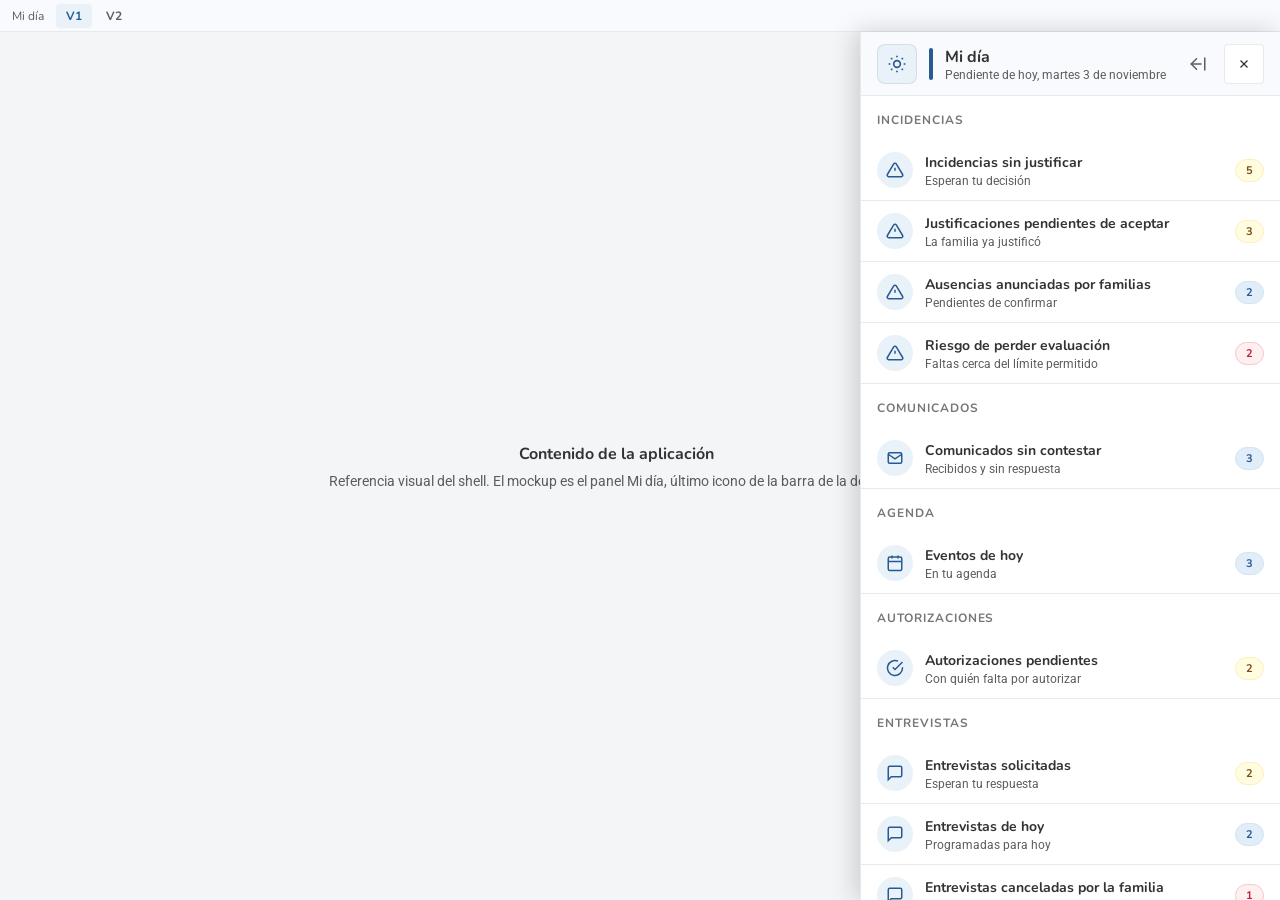
<file: v1.html>
<!DOCTYPE html>
<html lang="es">
<head>
<meta charset="UTF-8">
<meta name="viewport" content="width=device-width, initial-scale=1">
<title>Mi día: mockup</title>
<link rel="preconnect" href="https://fonts.googleapis.com">
<link rel="preconnect" href="https://fonts.gstatic.com" crossorigin>
<link href="https://fonts.googleapis.com/css2?family=Nunito:wght@600;700;800&family=Roboto:wght@400;500;700&display=swap" rel="stylesheet">
<link rel="stylesheet" href="assets/alexia-ds.css">
<style>
  /* Solo lo que el kit no trae. Tokens con nombre real, sin hex sueltos. */
  .shell { flex: 1; display: flex; overflow: hidden; background: var(--color-grey-300); }
  .ref-main {
    flex: 1; display: flex; flex-direction: column; align-items: center; justify-content: center;
    gap: 8px; padding: 24px; text-align: center;
    color: var(--rf-color-text-sec); font-family: var(--font-family-reading); font-size: var(--font-size-200);
  }
  .ref-main strong { font-family: var(--font-family-ui); font-size: var(--font-size-300); color: var(--rf-color-text); }

  /* Barra de iconos: solo referencia visual del shell. El único item real es Mi día (el último). */
  .wp-btn.ref { background: var(--color-grey-300); cursor: default; }
  .wp-btn.ref svg { stroke: var(--color-grey-600); }
  .wp-btn.mi-dia { background: var(--color-blue-50); }
  .wp-btn.mi-dia svg { stroke: var(--color-blue-500); }
  .ph-icon.azul { background: var(--color-blue-50); }
  .ph-icon.azul svg { stroke: var(--color-blue-500); fill: none; stroke-width: 2; }
  .ph-bar.azul { background: var(--color-blue-500); }

  /* Cuerpo del panel */
  .bloque { border-bottom: 1px solid var(--rf-color-border-light); }
  .bloque:last-child { border-bottom: none; }
  .bloque .section-label { margin-bottom: 0; }
  .wc-avatar svg { width: 18px; height: 18px; stroke: currentColor; fill: none; stroke-width: 2; }
  .list-row .row-check { flex-shrink: 0; }
  .todas { background: var(--rf-bg-normal); cursor: pointer; font-family: var(--font-family-ui); font-size: var(--font-size-200); font-weight: var(--font-weight-semibold); color: var(--rf-color-text); }
  .aviso {
    margin: 12px 16px; padding: 10px 12px; border-radius: var(--radius-md);
    background: var(--alert-bg-success); border: 1px solid var(--alert-border-success); color: var(--alert-text-success);
    font-family: var(--font-family-reading); font-size: var(--font-size-200); line-height: var(--line-height-200);
  }
  .vacio { padding: 32px 16px; text-align: center; color: var(--rf-color-text-sec); font-family: var(--font-family-reading); font-size: var(--font-size-200); }

  /* El kit pinta el texto de warning/error con tonos que no llegan a AA sobre su fondo: se usan los de alerta. */
  .wc-status[status="warning"] { color: var(--alert-text-warning); }
  .wc-status[status="error"]   { color: var(--alert-text-error); }

  /* Faja de versiones: mismo prototipo, varias versiones */
  .versiones {
    height: 32px; flex-shrink: 0; display: flex; align-items: center; gap: 4px; padding: 0 12px;
    background: var(--rf-bg-normal); border-bottom: 1px solid var(--rf-color-border-light);
    font-family: var(--font-family-ui); font-size: var(--font-size-100);
  }
  .versiones span { color: var(--rf-color-text-sec); margin-right: 8px; }
  .versiones a {
    padding: 4px 10px; border-radius: var(--radius-sm); text-decoration: none;
    color: var(--rf-color-text-sec); font-weight: var(--font-weight-bold);
  }
  .versiones a:hover { background: var(--color-grey-300); }
  .versiones a[aria-current="page"] { background: var(--color-blue-50); color: var(--color-blue-500); }
  .right-panel { top: 32px; }

  /* Foco visible */
  .versiones a:focus-visible,
  .alumn-row:focus-visible, .list-row:focus-visible, .wp-btn:focus-visible, .ph-btn:focus-visible,
  .com-toggle-btn:focus-visible, .btn-primary:focus-visible, .btn-secondary:focus-visible {
    outline: 2px solid var(--rf-color-primary); outline-offset: -2px;
  }
</style>
</head>
<body>

<nav class="versiones" aria-label="Versiones del mockup">
  <span>Mi día</span>
  <a href="v1.html" aria-current="page">V1</a>
  <a href="v2.html">V2</a>
</nav>

<div class="shell">

  <main class="ref-main">
    <strong>Contenido de la aplicación</strong>
    <span>Referencia visual del shell. El mockup es el panel Mi día, último icono de la barra de la derecha.</span>
  </main>

  <!-- Barra de iconos de la derecha -->
  <div class="webparts-bar">
    <button class="wp-btn ref" type="button" aria-label="Otros apartados (referencia)" data-tip="Otros apartados (referencia)" tabindex="-1">
      <svg viewBox="0 0 24 24"><circle cx="12" cy="12" r="8"/></svg>
    </button>
    <button class="wp-btn ref" type="button" aria-label="Otros apartados (referencia)" data-tip="Otros apartados (referencia)" tabindex="-1">
      <svg viewBox="0 0 24 24"><circle cx="12" cy="12" r="8"/></svg>
    </button>
    <button class="wp-btn ref" type="button" aria-label="Otros apartados (referencia)" data-tip="Otros apartados (referencia)" tabindex="-1">
      <svg viewBox="0 0 24 24"><circle cx="12" cy="12" r="8"/></svg>
    </button>
    <div class="wp-spacer"></div>
    <!-- El último: Mi día -->
    <button class="wp-btn mi-dia active" id="btn-mi-dia" type="button" aria-label="Mi día" data-tip="Mi día" aria-expanded="true">
      <svg viewBox="0 0 24 24" style="width:20px;height:20px;">
        <circle cx="12" cy="12" r="4"/>
        <line x1="12" y1="2" x2="12" y2="4"/><line x1="12" y1="20" x2="12" y2="22"/>
        <line x1="4.93" y1="4.93" x2="6.34" y2="6.34"/><line x1="17.66" y1="17.66" x2="19.07" y2="19.07"/>
        <line x1="2" y1="12" x2="4" y2="12"/><line x1="20" y1="12" x2="22" y2="12"/>
        <line x1="4.93" y1="19.07" x2="6.34" y2="17.66"/><line x1="17.66" y1="6.34" x2="19.07" y2="4.93"/>
      </svg>
      <span class="wp-badge" id="badge-mi-dia">0</span>
    </button>
  </div>
</div>

<!-- Panel: right-sidebar -->
<aside class="right-panel open" id="right-panel" aria-label="Mi día">

  <!-- Cabecera nivel 1 -->
  <div class="panel-header" id="header-home">
    <div class="ph-icon azul">
      <svg viewBox="0 0 24 24" width="20" height="20">
        <circle cx="12" cy="12" r="4"/>
        <line x1="12" y1="2" x2="12" y2="4"/><line x1="12" y1="20" x2="12" y2="22"/>
        <line x1="4.93" y1="4.93" x2="6.34" y2="6.34"/><line x1="17.66" y1="17.66" x2="19.07" y2="19.07"/>
        <line x1="2" y1="12" x2="4" y2="12"/><line x1="20" y1="12" x2="22" y2="12"/>
        <line x1="4.93" y1="19.07" x2="6.34" y2="17.66"/><line x1="17.66" y1="6.34" x2="19.07" y2="4.93"/>
      </svg>
    </div>
    <div class="ph-bar azul"></div>
    <div class="ph-titles">
      <span class="ph-title">Mi día</span>
      <span class="ph-subtitle">Pendiente de hoy, martes 3 de noviembre</span>
    </div>
    <button class="com-toggle-btn" type="button" style="width:28px;height:28px;" data-expand title="Expandir panel" aria-label="Expandir panel"></button>
    <button class="ph-btn" type="button" id="cerrar-home" aria-label="Cerrar panel">
      <svg viewBox="0 0 24 24"><line x1="18" y1="6" x2="6" y2="18"/><line x1="6" y1="6" x2="18" y2="18"/></svg>
    </button>
  </div>

  <!-- Cabecera nivel 2 -->
  <div class="panel-header" id="header-detail" style="display:none;">
    <button class="ph-btn" type="button" id="volver" aria-label="Volver a Mi día">
      <svg viewBox="0 0 24 24"><polyline points="15 18 9 12 15 6"/></svg>
    </button>
    <div class="ph-bar azul"></div>
    <div class="ph-titles">
      <span class="ph-title" id="detail-title"></span>
      <span class="ph-subtitle" id="detail-subtitle"></span>
    </div>
    <button class="com-toggle-btn" type="button" style="width:28px;height:28px;" data-expand title="Expandir panel" aria-label="Expandir panel"></button>
    <button class="ph-btn" type="button" id="cerrar-detail" aria-label="Cerrar panel">
      <svg viewBox="0 0 24 24"><line x1="18" y1="6" x2="6" y2="18"/><line x1="6" y1="6" x2="18" y2="18"/></svg>
    </button>
  </div>

  <div class="panel-body">
    <div class="view active" id="view-home"></div>
    <div class="view" id="view-detail"></div>
  </div>

  <!-- Pie: solo en las listas con acción en masa. Acción principal a la izquierda. -->
  <footer class="panel-footer" id="footer" style="display:none;">
    <button class="btn-primary btn-sm" type="button" id="accion-masiva" disabled></button>
    <button class="btn-secondary btn-sm" type="button" id="cancelar">Cancelar</button>
  </footer>
</aside>

<script>
(function () {
  'use strict';

  var ICONOS = {
    incidencias:  '<svg viewBox="0 0 24 24"><path d="M10.29 3.86L1.82 18a2 2 0 001.71 3h16.94a2 2 0 001.71-3L13.71 3.86a2 2 0 00-3.42 0z"/><line x1="12" y1="9" x2="12" y2="13"/><line x1="12" y1="17" x2="12.01" y2="17"/></svg>',
    comunicados:  '<svg viewBox="0 0 24 24"><rect x="3" y="5" width="18" height="14" rx="2"/><polyline points="3 7 12 13 21 7"/></svg>',
    agenda:       '<svg viewBox="0 0 24 24"><rect x="3" y="4" width="18" height="18" rx="2"/><line x1="16" y1="2" x2="16" y2="6"/><line x1="8" y1="2" x2="8" y2="6"/><line x1="3" y1="10" x2="21" y2="10"/></svg>',
    autorizaciones: '<svg viewBox="0 0 24 24"><path d="M22 11.08V12a10 10 0 11-5.93-9.14"/><polyline points="22 4 12 14.01 9 11.01"/></svg>',
    entrevistas:  '<svg viewBox="0 0 24 24"><path d="M21 15a2 2 0 01-2 2H7l-4 4V5a2 2 0 012-2h14a2 2 0 012 2z"/></svg>'
  };

  /* Datos de ejemplo. Los nombres de alumnos son los del prototipo panel-incidencias.
     Todo lo que no sea incidencias es muestra inventada para el mockup. Los contadores
     de la home se calculan de estas listas, nunca se escriben a mano. */
  var FUENTES = {
    sinjust: {
      seccion: 'incidencias', titulo: 'Incidencias sin justificar', sub: 'Esperan tu decisión', estado: 'warning', pendiente: true,
      masiva: { verbo: 'Justificar', hecho: ['justificada', 'justificadas'] },
      items: [
        { id: 's1', persona: true, nombre: 'Carlos Gómez Herrera',   detalle: 'Ausencia · día completo (5 sesiones)', cuando: '02/11' },
        { id: 's2', persona: true, nombre: 'Carlos Gómez Herrera',   detalle: 'Retraso (12 min) · 1ª sesión',          cuando: '30/10' },
        { id: 's3', persona: true, nombre: 'Ana Urrutia Belmonte',   detalle: 'Ausencia · 2ª sesión',                  cuando: '02/11' },
        { id: 's4', persona: true, nombre: 'Lucía Ferreira Duarte',  detalle: 'Retraso (8 min) · 2ª sesión',           cuando: '30/10' },
        { id: 's5', persona: true, nombre: 'Mei Chen Ballester',     detalle: 'Ausencia · día completo (6 sesiones)',  cuando: '29/10' }
      ]
    },
    aceptar: {
      seccion: 'incidencias', titulo: 'Justificaciones pendientes de aceptar', sub: 'La familia ya justificó', estado: 'warning', pendiente: true,
      masiva: { verbo: 'Aceptar', hecho: ['aceptada', 'aceptadas'] },
      items: [
        { id: 'a1', persona: true, nombre: 'Ana Urrutia Belmonte',    detalle: 'Retraso (5 min) · «Ayer fuimos a urgencias.»',       cuando: '07/09' },
        { id: 'a2', persona: true, nombre: 'Youssef Amrani Ledesma',  detalle: 'Ausencia · día completo · «Gripe, adjunta justificante.»', cuando: '02/11' },
        { id: 'a3', persona: true, nombre: 'Diego Ncube Salas',       detalle: 'Ausencia · 3ª sesión · «Cita con el fisioterapeuta.»',     cuando: '30/10' }
      ]
    },
    anunc: {
      seccion: 'incidencias', titulo: 'Ausencias anunciadas por familias', sub: 'Pendientes de confirmar', estado: 'info', pendiente: true,
      masiva: { verbo: 'Confirmar', hecho: ['confirmada', 'confirmadas'] },
      items: [
        { id: 'n1', persona: true, nombre: 'Lucía Ferreira Duarte', detalle: 'Ausencia · día completo · 04/11', cuando: 'Mañana' },
        { id: 'n2', persona: true, nombre: 'Diego Ncube Salas',     detalle: 'Ausencia · día completo · 05/11', cuando: '05/11' }
      ]
    },
    riesgo: {
      seccion: 'incidencias', titulo: 'Riesgo de perder evaluación', sub: 'Faltas cerca del límite permitido', estado: 'error', pendiente: true,
      accion: 'Comunicar a la familia',
      items: [
        { id: 'r1', persona: true, nombre: 'Carlos Gómez Herrera', detalle: '18 de 20 faltas permitidas', cuando: 'Riesgo' },
        { id: 'r2', persona: true, nombre: 'Mei Chen Ballester',   detalle: '17 de 20 faltas permitidas', cuando: 'Riesgo' }
      ]
    },
    comunic: {
      seccion: 'comunicados', titulo: 'Comunicados sin contestar', sub: 'Recibidos y sin respuesta', estado: 'info', pendiente: true,
      items: [
        { id: 'c1', nombre: 'Familia de Ana Urrutia',    detalle: 'Consulta sobre la salida del jueves', cuando: 'Hace 1 día' },
        { id: 'c2', nombre: 'Familia de Youssef Amrani', detalle: 'Justificante de ausencia',            cuando: 'Hace 2 días' },
        { id: 'c3', nombre: 'Equipo directivo',          detalle: 'Convocatoria de claustro',            cuando: 'Hace 3 días' }
      ]
    },
    agenda: {
      seccion: 'agenda', titulo: 'Eventos de hoy', sub: 'En tu agenda', estado: 'info', pendiente: false,
      items: [
        { id: 'g1', nombre: 'Reunión de coordinación de ESO', detalle: 'Sala de profesores', cuando: '09:00' },
        { id: 'g2', nombre: 'Guardia de patio',               detalle: 'Patio principal',    cuando: '11:30' },
        { id: 'g3', nombre: 'Claustro',                       detalle: 'Salón de actos',     cuando: '16:00' }
      ]
    },
    autoriz: {
      seccion: 'autorizaciones', titulo: 'Autorizaciones pendientes', sub: 'Con quién falta por autorizar', estado: 'warning', pendiente: true,
      items: [
        { id: 'u1', nombre: 'Salida al museo de ciencias', detalle: 'Faltan: Ana U., Carlos G., Diego N. y 10 más', cuando: '12 de 25' },
        { id: 'u2', nombre: 'Uso de imagen · 004B',        detalle: 'Faltan: Lucía F., Mei C., Youssef A.',          cuando: '22 de 25' }
      ]
    },
    entsol: {
      seccion: 'entrevistas', titulo: 'Entrevistas solicitadas', sub: 'Esperan tu respuesta', estado: 'warning', pendiente: true,
      items: [
        { id: 'e1', nombre: 'Familia de Ana Urrutia',  detalle: 'Propone 05/11 · 17:00', cuando: 'Solicitud' },
        { id: 'e2', nombre: 'Familia de Diego Ncube',  detalle: 'Propone 06/11 · 16:30', cuando: 'Solicitud' }
      ]
    },
    enthoy: {
      seccion: 'entrevistas', titulo: 'Entrevistas de hoy', sub: 'Programadas para hoy', estado: 'info', pendiente: false,
      items: [
        { id: 'h1', nombre: 'Familia de Carlos Gómez', detalle: 'Tutoría', cuando: '16:30' },
        { id: 'h2', nombre: 'Familia de Mei Chen',     detalle: 'Tutoría', cuando: '17:15' }
      ]
    },
    entcanc: {
      seccion: 'entrevistas', titulo: 'Entrevistas canceladas por la familia', sub: 'Para que lo sepas', estado: 'error', pendiente: true,
      items: [
        { id: 'k1', nombre: 'Familia de Lucía Ferreira', detalle: 'Entrevista del 04/11 · 17:00', cuando: 'Cancelada' }
      ]
    }
  };

  var SECCIONES = [
    { titulo: 'Incidencias',    icono: 'incidencias',    claves: ['sinjust', 'aceptar', 'anunc', 'riesgo'] },
    { titulo: 'Comunicados',    icono: 'comunicados',    claves: ['comunic'] },
    { titulo: 'Agenda',         icono: 'agenda',         claves: ['agenda'] },
    { titulo: 'Autorizaciones', icono: 'autorizaciones', claves: ['autoriz'] },
    { titulo: 'Entrevistas',    icono: 'entrevistas',    claves: ['entsol', 'enthoy', 'entcanc'] }
  ];

  var ICON_CHEV_L = '<svg viewBox="0 0 24 24" width="16" height="16" fill="none" stroke="currentColor" stroke-width="2" stroke-linecap="round" stroke-linejoin="round"><line x1="21" y1="4" x2="21" y2="20"/><line x1="16" y1="12" x2="3" y2="12"/><polyline points="10 19 3 12 10 5"/></svg>';
  var ICON_CHEV_R = '<svg viewBox="0 0 24 24" width="16" height="16" fill="none" stroke="currentColor" stroke-width="2" stroke-linecap="round" stroke-linejoin="round" style="transform:scaleX(-1)"><line x1="21" y1="4" x2="21" y2="20"/><line x1="16" y1="12" x2="3" y2="12"/><polyline points="10 19 3 12 10 5"/></svg>';

  var $ = function (s) { return document.querySelector(s); };
  var panel = $('#right-panel');
  var viewHome = $('#view-home');
  var viewDetail = $('#view-detail');
  var footer = $('#footer');
  var btnAccion = $('#accion-masiva');
  var claveActual = null;
  var sel = {};

  function iniciales(nombre) {
    var p = nombre.split(' ').filter(function (w) { return w.length > 2; });
    return (p[0] ? p[0][0] : '') + (p[1] ? p[1][0] : '');
  }

  function activar(el, fn) {
    el.addEventListener('click', fn);
    el.addEventListener('keydown', function (e) {
      if (e.key === 'Enter' || e.key === ' ') { e.preventDefault(); fn(); }
    });
  }

  function avatar(item, icono) {
    return '<div class="wc-avatar">' + (item.persona ? iniciales(item.nombre) : ICONOS[icono]) + '</div>';
  }

  /* ---------- Nivel 1 ---------- */
  function pintarHome() {
    viewHome.innerHTML = '';
    SECCIONES.forEach(function (s) {
      var bloque = document.createElement('div');
      bloque.className = 'bloque';
      bloque.innerHTML = '<div class="alumn-header"><span class="section-label">' + s.titulo + '</span></div>';
      s.claves.forEach(function (k) {
        var f = FUENTES[k];
        var n = f.items.length;
        var fila = document.createElement('div');
        fila.className = 'alumn-row';
        fila.tabIndex = 0;
        fila.setAttribute('role', 'button');
        fila.innerHTML =
          '<div class="wc-avatar">' + ICONOS[s.icono] + '</div>' +
          '<div class="info"><div class="info-name">' + f.titulo + '</div><div class="info-detail">' + f.sub + '</div></div>' +
          '<span class="wc-status" status="' + (n ? f.estado : 'success') + '">' + n + '</span>';
        activar(fila, function () { irADetalle(k); });
        bloque.appendChild(fila);
      });
      viewHome.appendChild(bloque);
    });
    actualizarBadge();
  }

  function actualizarBadge() {
    var total = 0;
    Object.keys(FUENTES).forEach(function (k) {
      if (FUENTES[k].pendiente) total += FUENTES[k].items.length;
    });
    $('#badge-mi-dia').textContent = total;
    $('#badge-mi-dia').style.display = total ? 'flex' : 'none';
  }

  /* ---------- Nivel 2 ---------- */
  function irADetalle(k) {
    claveActual = k;
    sel = {};
    $('#header-home').style.display = 'none';
    $('#header-detail').style.display = 'flex';
    viewHome.classList.remove('active');
    viewDetail.classList.add('active');
    pintarDetalle();
  }

  function irAHome() {
    claveActual = null;
    sel = {};
    $('#header-detail').style.display = 'none';
    $('#header-home').style.display = 'flex';
    viewDetail.classList.remove('active');
    viewHome.classList.add('active');
    footer.style.display = 'none';
    pintarHome();
  }

  function pintarDetalle(aviso) {
    var f = FUENTES[claveActual];
    var icono = f.seccion;
    $('#detail-title').textContent = f.titulo;
    $('#detail-subtitle').textContent = f.sub;
    viewDetail.innerHTML = '';

    if (aviso) {
      var a = document.createElement('div');
      a.className = 'aviso';
      a.setAttribute('role', 'status');
      a.textContent = aviso;
      viewDetail.appendChild(a);
    }

    if (!f.items.length) {
      var v = document.createElement('div');
      v.className = 'vacio';
      v.textContent = 'Todo al día';
      viewDetail.appendChild(v);
      footer.style.display = 'none';
      return;
    }

    if (f.masiva) {
      var t = document.createElement('label');
      t.className = 'list-row todas';
      t.innerHTML = '<input type="checkbox" class="row-check" id="sel-todas" aria-label="Seleccionar todas"> Seleccionar todas (' + f.items.length + ')';
      viewDetail.appendChild(t);
      t.querySelector('input').addEventListener('change', function (e) {
        sel = {};
        if (e.target.checked) f.items.forEach(function (i) { sel[i.id] = true; });
        viewDetail.querySelectorAll('.fila-sel').forEach(function (c) { c.checked = !!e.target.checked; });
        actualizarPie();
      });
    }

    f.items.forEach(function (item) {
      var fila = document.createElement('div');
      fila.className = 'list-row';
      fila.innerHTML =
        (f.masiva ? '<input type="checkbox" class="row-check fila-sel" aria-label="Seleccionar ' + item.nombre + ', ' + item.detalle + '">' : '') +
        avatar(item, icono) +
        '<div class="info"><div class="info-name">' + item.nombre + '</div><div class="info-detail">' + item.detalle + '</div></div>' +
        '<span class="wc-status" status="' + f.estado + '">' + item.cuando + '</span>';
      viewDetail.appendChild(fila);

      if (f.masiva) {
        fila.querySelector('.fila-sel').addEventListener('change', function (e) {
          if (e.target.checked) sel[item.id] = true; else delete sel[item.id];
          var todas = $('#sel-todas');
          todas.checked = Object.keys(sel).length === f.items.length;
          actualizarPie();
        });
      }

      if (f.accion) {
        var acciones = document.createElement('div');
        acciones.className = 'list-actions';
        acciones.innerHTML = '<button class="btn-primary btn-sm" type="button">' + f.accion + '</button>';
        acciones.querySelector('button').addEventListener('click', function () {
          pintarDetalle('Se abriría un comunicado a la familia de ' + item.nombre + ' con el contexto ya precargado.');
        });
        viewDetail.appendChild(acciones);
      }
    });

    actualizarPie();
  }

  function actualizarPie() {
    var f = FUENTES[claveActual];
    if (!f || !f.masiva || !f.items.length) { footer.style.display = 'none'; return; }
    var n = Object.keys(sel).length;
    footer.style.display = 'flex';
    btnAccion.textContent = f.masiva.verbo + (n ? ' (' + n + ')' : ' seleccionadas');
    btnAccion.disabled = n === 0;
  }

  btnAccion.addEventListener('click', function () {
    var f = FUENTES[claveActual];
    var n = Object.keys(sel).length;
    if (!n) return;
    f.items = f.items.filter(function (i) { return !sel[i.id]; });
    sel = {};
    pintarDetalle(n + (n === 1 ? ' incidencia ' + f.masiva.hecho[0] : ' incidencias ' + f.masiva.hecho[1]) + '.');
  });
  $('#cancelar').addEventListener('click', irAHome);
  $('#volver').addEventListener('click', irAHome);

  /* ---------- Panel ---------- */
  function actualizarExpandir() {
    var expandido = panel.classList.contains('expanded');
    panel.querySelectorAll('[data-expand]').forEach(function (b) {
      b.innerHTML = expandido ? ICON_CHEV_R : ICON_CHEV_L;
      b.title = expandido ? 'Reducir panel' : 'Expandir panel';
      b.setAttribute('aria-label', b.title);
    });
  }
  panel.querySelectorAll('[data-expand]').forEach(function (b) {
    b.addEventListener('click', function () {
      panel.classList.toggle('expanded');
      actualizarExpandir();
    });
  });

  function cerrar() {
    panel.classList.remove('open', 'expanded');
    $('#btn-mi-dia').classList.remove('active');
    $('#btn-mi-dia').setAttribute('aria-expanded', 'false');
    actualizarExpandir();
    irAHome();
  }
  function abrir() {
    panel.classList.add('open');
    $('#btn-mi-dia').classList.add('active');
    $('#btn-mi-dia').setAttribute('aria-expanded', 'true');
  }
  $('#btn-mi-dia').addEventListener('click', function () {
    panel.classList.contains('open') ? cerrar() : abrir();
  });
  $('#cerrar-home').addEventListener('click', cerrar);
  $('#cerrar-detail').addEventListener('click', cerrar);

  actualizarExpandir();
  pintarHome();
})();
</script>
</body>
</html>
</file>
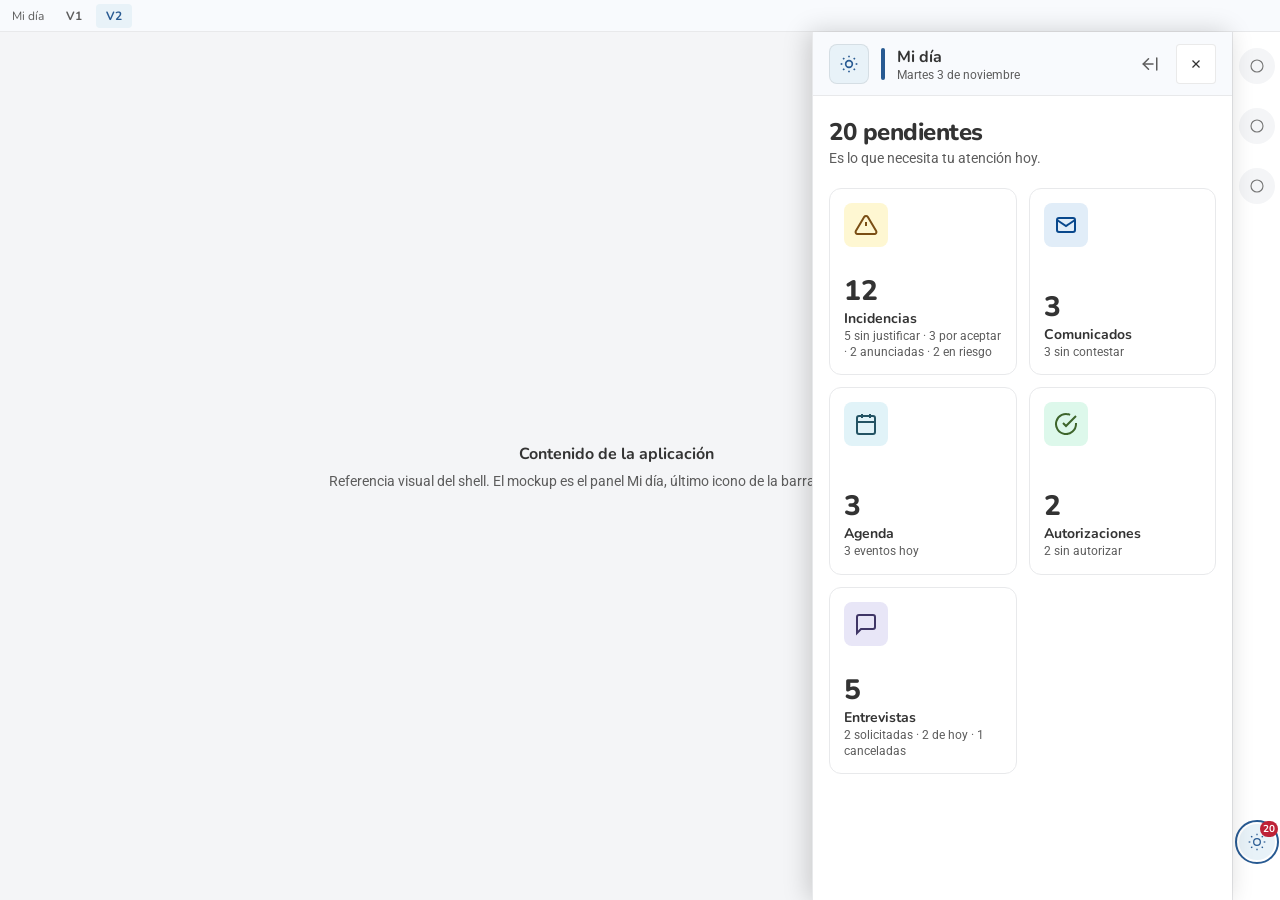
<file: v2.html>
<!DOCTYPE html>
<html lang="es">
<head>
<meta charset="UTF-8">
<meta name="viewport" content="width=device-width, initial-scale=1">
<title>Mi día: mockup V2</title>
<link rel="preconnect" href="https://fonts.googleapis.com">
<link rel="preconnect" href="https://fonts.gstatic.com" crossorigin>
<link href="https://fonts.googleapis.com/css2?family=Nunito:wght@600;700;800&family=Roboto:wght@400;500;700&display=swap" rel="stylesheet">
<link rel="stylesheet" href="assets/alexia-ds.css">
<style>
  /* Solo lo que el kit no trae. Tokens con nombre real, sin hex sueltos. */

  /* Faja de versiones */
  .versiones {
    height: 32px; flex-shrink: 0; display: flex; align-items: center; gap: 4px; padding: 0 12px;
    background: var(--rf-bg-normal); border-bottom: 1px solid var(--rf-color-border-light);
    font-family: var(--font-family-ui); font-size: var(--font-size-100);
  }
  .versiones span { color: var(--rf-color-text-sec); margin-right: 8px; }
  .versiones a {
    padding: 4px 10px; border-radius: var(--radius-sm); text-decoration: none;
    color: var(--rf-color-text-sec); font-weight: var(--font-weight-bold);
  }
  .versiones a:hover { background: var(--color-grey-300); }
  .versiones a[aria-current="page"] { background: var(--color-blue-50); color: var(--color-blue-500); }

  .shell { flex: 1; display: flex; overflow: hidden; background: var(--color-grey-300); }
  .ref-main {
    flex: 1; display: flex; flex-direction: column; align-items: center; justify-content: center;
    gap: 8px; padding: 24px; text-align: center;
    color: var(--rf-color-text-sec); font-family: var(--font-family-reading); font-size: var(--font-size-200);
  }
  .ref-main strong { font-family: var(--font-family-ui); font-size: var(--font-size-300); color: var(--rf-color-text); }

  /* El panel se abre a la izquierda de la barra, para que su icono siga visible */
  .right-panel { top: 32px; right: 48px; }

  /* Barra de iconos: solo referencia visual del shell. El único item real es Mi día (el último). */
  .wp-btn.ref { background: var(--color-grey-300); cursor: default; }
  .wp-btn.ref svg { stroke: var(--color-grey-600); }
  .wp-btn.mi-dia { background: var(--color-blue-50); }
  .wp-btn.mi-dia svg { stroke: var(--color-blue-500); }
  .ph-icon.azul { background: var(--color-blue-50); }
  .ph-icon.azul svg { stroke: var(--color-blue-500); fill: none; stroke-width: 2; }
  .ph-bar.azul { background: var(--color-blue-500); }

  /* Colores por apartado */
  .c-incidencias   { --tile-bg: var(--color-yellow-100); --tile-fg: var(--color-yellow-900); }
  .c-comunicados   { --tile-bg: var(--color-blue-100);   --tile-fg: var(--color-blue-600); }
  .c-agenda        { --tile-bg: var(--color-cyan-100);   --tile-fg: var(--color-cyan-800); }
  .c-autorizaciones{ --tile-bg: var(--color-green-100);  --tile-fg: var(--color-green-800); }
  .c-entrevistas   { --tile-bg: var(--color-purple-100); --tile-fg: var(--color-purple-800); }

  /* Nivel 1: resumen + cuadrados */
  .resumen { padding: 20px 16px 4px; }
  .resumen-num { font-family: var(--font-family-display); font-size: var(--font-size-display); font-weight: var(--font-weight-display); line-height: var(--line-height-display); letter-spacing: var(--letter-spacing-display); color: var(--rf-color-text); }
  .resumen-txt { font-family: var(--font-family-reading); font-size: var(--font-size-200); line-height: var(--line-height-200); color: var(--rf-color-text-sec); }
  .rejilla { display: grid; grid-template-columns: repeat(auto-fill, minmax(160px, 1fr)); gap: 12px; padding: 16px; }
  .tile {
    aspect-ratio: 1 / 1; min-width: 0; display: flex; flex-direction: column; justify-content: space-between;
    padding: 14px; border-radius: var(--radius-lg); cursor: pointer;
    background: var(--rf-bg-white); border: 1px solid var(--rf-color-border-light);
    transition: box-shadow 0.15s, border-color 0.15s;
  }
  .tile:hover { border-color: var(--tile-fg); box-shadow: 0 2px 10px var(--alert-divider); }
  .tile-icono {
    width: 44px; height: 44px; border-radius: var(--radius-md); flex-shrink: 0;
    background: var(--tile-bg); color: var(--tile-fg); display: flex; align-items: center; justify-content: center;
  }
  .tile-icono svg { width: 24px; height: 24px; stroke: currentColor; fill: none; stroke-width: 2; }
  .tile-num { font-family: var(--font-family-display); font-size: var(--font-size-600); font-weight: var(--font-weight-extrabold); line-height: var(--line-height-600); color: var(--rf-color-text); }
  .tile-titulo { font-family: var(--font-family-ui); font-size: var(--font-size-200); font-weight: var(--font-weight-bold); line-height: var(--line-height-200); color: var(--rf-color-text); }
  .tile-sub {
    font-family: var(--font-family-reading); font-size: var(--font-size-100); line-height: var(--line-height-100); color: var(--rf-color-text-sec);
    display: -webkit-box; -webkit-line-clamp: 2; -webkit-box-orient: vertical; overflow: hidden;
  }
  .tile.al-dia .tile-num { color: var(--rf-color-text-sec); }

  /* Nivel 2 */
  /* Pestañas en partes iguales: número arriba, rótulo debajo. Sin scroll horizontal. */
  .tabs-mi-dia { padding: 0 8px; overflow: hidden; }
  .tabs-mi-dia .eng-tab {
    flex: 1 1 0; min-width: 0; flex-direction: column; justify-content: center; text-align: center;
    gap: 2px; padding: 10px 2px 10px;
  }
  .tab-num {
    font-family: var(--font-family-display); font-size: var(--font-size-400); font-weight: var(--font-weight-extrabold);
    line-height: var(--line-height-400); color: var(--rf-color-text);
  }
  .tab-num.warn   { color: var(--alert-text-warning); }
  .tab-num.danger { color: var(--alert-text-error); }
  .tab-num.info   { color: var(--alert-text-info); }
  .tab-num.ok     { color: var(--alert-text-success); }
  .tab-txt { font-size: var(--font-size-100); font-weight: var(--font-weight-semibold); line-height: var(--line-height-100); white-space: nowrap; }
  .wc-avatar svg { width: 18px; height: 18px; stroke: currentColor; fill: none; stroke-width: 2; }
  .list-row .row-check { flex-shrink: 0; }
  .todas { background: var(--rf-bg-normal); cursor: pointer; font-family: var(--font-family-ui); font-size: var(--font-size-200); font-weight: var(--font-weight-semibold); color: var(--rf-color-text); }
  .aviso {
    margin: 12px 16px; padding: 10px 12px; border-radius: var(--radius-md);
    background: var(--alert-bg-success); border: 1px solid var(--alert-border-success); color: var(--alert-text-success);
    font-family: var(--font-family-reading); font-size: var(--font-size-200); line-height: var(--line-height-200);
  }
  .vacio { padding: 32px 16px; text-align: center; color: var(--rf-color-text-sec); font-family: var(--font-family-reading); font-size: var(--font-size-200); }

  /* El kit pinta el texto de warning/error con tonos que no llegan a AA sobre su fondo: se usan los de alerta. */
  .wc-status[status="warning"] { color: var(--alert-text-warning); }
  .wc-status[status="error"]   { color: var(--alert-text-error); }

  /* Foco visible */
  .versiones a:focus-visible, .tile:focus-visible, .eng-tab:focus-visible,
  .list-row:focus-visible, .wp-btn:focus-visible, .ph-btn:focus-visible,
  .com-toggle-btn:focus-visible, .btn-primary:focus-visible, .btn-secondary:focus-visible {
    outline: 2px solid var(--rf-color-primary); outline-offset: -2px;
  }
</style>
</head>
<body>

<nav class="versiones" aria-label="Versiones del mockup">
  <span>Mi día</span>
  <a href="v1.html">V1</a>
  <a href="v2.html" aria-current="page">V2</a>
</nav>

<div class="shell">

  <main class="ref-main">
    <strong>Contenido de la aplicación</strong>
    <span>Referencia visual del shell. El mockup es el panel Mi día, último icono de la barra de la derecha.</span>
  </main>

  <!-- Barra de iconos de la derecha -->
  <div class="webparts-bar">
    <button class="wp-btn ref" type="button" aria-label="Otros apartados (referencia)" data-tip="Otros apartados (referencia)" tabindex="-1">
      <svg viewBox="0 0 24 24"><circle cx="12" cy="12" r="8"/></svg>
    </button>
    <button class="wp-btn ref" type="button" aria-label="Otros apartados (referencia)" data-tip="Otros apartados (referencia)" tabindex="-1">
      <svg viewBox="0 0 24 24"><circle cx="12" cy="12" r="8"/></svg>
    </button>
    <button class="wp-btn ref" type="button" aria-label="Otros apartados (referencia)" data-tip="Otros apartados (referencia)" tabindex="-1">
      <svg viewBox="0 0 24 24"><circle cx="12" cy="12" r="8"/></svg>
    </button>
    <div class="wp-spacer"></div>
    <!-- El último: Mi día -->
    <button class="wp-btn mi-dia active" id="btn-mi-dia" type="button" aria-label="Mi día" data-tip="Mi día" aria-expanded="true">
      <svg viewBox="0 0 24 24" style="width:20px;height:20px;">
        <circle cx="12" cy="12" r="4"/>
        <line x1="12" y1="2" x2="12" y2="4"/><line x1="12" y1="20" x2="12" y2="22"/>
        <line x1="4.93" y1="4.93" x2="6.34" y2="6.34"/><line x1="17.66" y1="17.66" x2="19.07" y2="19.07"/>
        <line x1="2" y1="12" x2="4" y2="12"/><line x1="20" y1="12" x2="22" y2="12"/>
        <line x1="4.93" y1="19.07" x2="6.34" y2="17.66"/><line x1="17.66" y1="6.34" x2="19.07" y2="4.93"/>
      </svg>
      <span class="wp-badge" id="badge-mi-dia">0</span>
    </button>
  </div>
</div>

<!-- Panel: right-sidebar -->
<aside class="right-panel open" id="right-panel" aria-label="Mi día">

  <!-- Cabecera nivel 1 -->
  <div class="panel-header" id="header-home">
    <div class="ph-icon azul">
      <svg viewBox="0 0 24 24" width="20" height="20">
        <circle cx="12" cy="12" r="4"/>
        <line x1="12" y1="2" x2="12" y2="4"/><line x1="12" y1="20" x2="12" y2="22"/>
        <line x1="4.93" y1="4.93" x2="6.34" y2="6.34"/><line x1="17.66" y1="17.66" x2="19.07" y2="19.07"/>
        <line x1="2" y1="12" x2="4" y2="12"/><line x1="20" y1="12" x2="22" y2="12"/>
        <line x1="4.93" y1="19.07" x2="6.34" y2="17.66"/><line x1="17.66" y1="6.34" x2="19.07" y2="4.93"/>
      </svg>
    </div>
    <div class="ph-bar azul"></div>
    <div class="ph-titles">
      <span class="ph-title">Mi día</span>
      <span class="ph-subtitle">Martes 3 de noviembre</span>
    </div>
    <button class="com-toggle-btn" type="button" style="width:28px;height:28px;" data-expand title="Expandir panel" aria-label="Expandir panel"></button>
    <button class="ph-btn" type="button" id="cerrar-home" aria-label="Cerrar panel">
      <svg viewBox="0 0 24 24"><line x1="18" y1="6" x2="6" y2="18"/><line x1="6" y1="6" x2="18" y2="18"/></svg>
    </button>
  </div>

  <!-- Cabecera nivel 2 -->
  <div class="panel-header" id="header-detail" style="display:none;">
    <button class="ph-btn" type="button" id="volver" aria-label="Volver a Mi día">
      <svg viewBox="0 0 24 24"><polyline points="15 18 9 12 15 6"/></svg>
    </button>
    <div class="ph-bar azul"></div>
    <div class="ph-titles">
      <span class="ph-title" id="detail-title"></span>
      <span class="ph-subtitle" id="detail-subtitle"></span>
    </div>
    <button class="com-toggle-btn" type="button" style="width:28px;height:28px;" data-expand title="Expandir panel" aria-label="Expandir panel"></button>
    <button class="ph-btn" type="button" id="cerrar-detail" aria-label="Cerrar panel">
      <svg viewBox="0 0 24 24"><line x1="18" y1="6" x2="6" y2="18"/><line x1="6" y1="6" x2="18" y2="18"/></svg>
    </button>
  </div>

  <div class="panel-body">
    <div class="view active" id="view-home"></div>
    <div class="view" id="view-detail"></div>
  </div>

  <!-- Pie: solo en las listas con acción en masa. Acción principal a la izquierda. -->
  <footer class="panel-footer" id="footer" style="display:none;">
    <button class="btn-primary btn-sm" type="button" id="accion-masiva" disabled></button>
    <button class="btn-secondary btn-sm" type="button" id="cancelar">Cancelar</button>
  </footer>
</aside>

<script>
(function () {
  'use strict';

  var ICONOS = {
    incidencias:    '<svg viewBox="0 0 24 24"><path d="M10.29 3.86L1.82 18a2 2 0 001.71 3h16.94a2 2 0 001.71-3L13.71 3.86a2 2 0 00-3.42 0z"/><line x1="12" y1="9" x2="12" y2="13"/><line x1="12" y1="17" x2="12.01" y2="17"/></svg>',
    comunicados:    '<svg viewBox="0 0 24 24"><rect x="3" y="5" width="18" height="14" rx="2"/><polyline points="3 7 12 13 21 7"/></svg>',
    agenda:         '<svg viewBox="0 0 24 24"><rect x="3" y="4" width="18" height="18" rx="2"/><line x1="16" y1="2" x2="16" y2="6"/><line x1="8" y1="2" x2="8" y2="6"/><line x1="3" y1="10" x2="21" y2="10"/></svg>',
    autorizaciones: '<svg viewBox="0 0 24 24"><path d="M22 11.08V12a10 10 0 11-5.93-9.14"/><polyline points="22 4 12 14.01 9 11.01"/></svg>',
    entrevistas:    '<svg viewBox="0 0 24 24"><path d="M21 15a2 2 0 01-2 2H7l-4 4V5a2 2 0 012-2h14a2 2 0 012 2z"/></svg>'
  };

  /* Datos de ejemplo. Los nombres de alumnos son los del prototipo panel-incidencias.
     Todo lo que no sea incidencias es muestra inventada para el mockup. Los contadores
     se calculan de estas listas, nunca se escriben a mano. */
  var FUENTES = {
    sinjust: {
      tab: 'Sin justificar', corto: 'sin justificar', titulo: 'Incidencias sin justificar', sub: 'Esperan tu decisión', estado: 'warning', pendiente: true,
      masiva: { verbo: 'Justificar', hecho: ['justificada', 'justificadas'] },
      items: [
        { id: 's1', persona: true, nombre: 'Carlos Gómez Herrera',   detalle: 'Ausencia · día completo (5 sesiones)', cuando: '02/11' },
        { id: 's2', persona: true, nombre: 'Carlos Gómez Herrera',   detalle: 'Retraso (12 min) · 1ª sesión',          cuando: '30/10' },
        { id: 's3', persona: true, nombre: 'Ana Urrutia Belmonte',   detalle: 'Ausencia · 2ª sesión',                  cuando: '02/11' },
        { id: 's4', persona: true, nombre: 'Lucía Ferreira Duarte',  detalle: 'Retraso (8 min) · 2ª sesión',           cuando: '30/10' },
        { id: 's5', persona: true, nombre: 'Mei Chen Ballester',     detalle: 'Ausencia · día completo (6 sesiones)',  cuando: '29/10' }
      ]
    },
    aceptar: {
      tab: 'Por aceptar', corto: 'por aceptar', titulo: 'Justificaciones pendientes de aceptar', sub: 'La familia ya justificó', estado: 'warning', pendiente: true,
      masiva: { verbo: 'Aceptar', hecho: ['aceptada', 'aceptadas'] },
      items: [
        { id: 'a1', persona: true, nombre: 'Ana Urrutia Belmonte',    detalle: 'Retraso (5 min) · «Ayer fuimos a urgencias.»',       cuando: '07/09' },
        { id: 'a2', persona: true, nombre: 'Youssef Amrani Ledesma',  detalle: 'Ausencia · día completo · «Gripe, adjunta justificante.»', cuando: '02/11' },
        { id: 'a3', persona: true, nombre: 'Diego Ncube Salas',       detalle: 'Ausencia · 3ª sesión · «Cita con el fisioterapeuta.»',     cuando: '30/10' }
      ]
    },
    anunc: {
      tab: 'Anunciadas', corto: 'anunciadas', titulo: 'Ausencias anunciadas por familias', sub: 'Pendientes de confirmar', estado: 'info', pendiente: true,
      masiva: { verbo: 'Confirmar', hecho: ['confirmada', 'confirmadas'] },
      items: [
        { id: 'n1', persona: true, nombre: 'Lucía Ferreira Duarte', detalle: 'Ausencia · día completo · 04/11', cuando: 'Mañana' },
        { id: 'n2', persona: true, nombre: 'Diego Ncube Salas',     detalle: 'Ausencia · día completo · 05/11', cuando: '05/11' }
      ]
    },
    riesgo: {
      tab: 'Riesgo', corto: 'en riesgo', titulo: 'Riesgo de perder evaluación', sub: 'Faltas cerca del límite permitido', estado: 'error', pendiente: true,
      accion: 'Comunicar a la familia',
      items: [
        { id: 'r1', persona: true, nombre: 'Carlos Gómez Herrera', detalle: '18 de 20 faltas permitidas', cuando: 'Riesgo' },
        { id: 'r2', persona: true, nombre: 'Mei Chen Ballester',   detalle: '17 de 20 faltas permitidas', cuando: 'Riesgo' }
      ]
    },
    comunic: {
      corto: 'sin contestar', titulo: 'Comunicados sin contestar', sub: 'Recibidos y sin respuesta', estado: 'info', pendiente: true,
      items: [
        { id: 'c1', nombre: 'Familia de Ana Urrutia',    detalle: 'Consulta sobre la salida del jueves', cuando: 'Hace 1 día' },
        { id: 'c2', nombre: 'Familia de Youssef Amrani', detalle: 'Justificante de ausencia',            cuando: 'Hace 2 días' },
        { id: 'c3', nombre: 'Equipo directivo',          detalle: 'Convocatoria de claustro',            cuando: 'Hace 3 días' }
      ]
    },
    agenda: {
      corto: 'eventos hoy', titulo: 'Eventos de hoy', sub: 'En tu agenda', estado: 'info', pendiente: false,
      items: [
        { id: 'g1', nombre: 'Reunión de coordinación de ESO', detalle: 'Sala de profesores', cuando: '09:00' },
        { id: 'g2', nombre: 'Guardia de patio',               detalle: 'Patio principal',    cuando: '11:30' },
        { id: 'g3', nombre: 'Claustro',                       detalle: 'Salón de actos',     cuando: '16:00' }
      ]
    },
    autoriz: {
      corto: 'sin autorizar', titulo: 'Autorizaciones pendientes', sub: 'Con quién falta por autorizar', estado: 'warning', pendiente: true,
      items: [
        { id: 'u1', nombre: 'Salida al museo de ciencias', detalle: 'Faltan: Ana U., Carlos G., Diego N. y 10 más', cuando: '12 de 25' },
        { id: 'u2', nombre: 'Uso de imagen · 004B',        detalle: 'Faltan: Lucía F., Mei C., Youssef A.',          cuando: '22 de 25' }
      ]
    },
    entsol: {
      tab: 'Solicitadas', corto: 'solicitadas', titulo: 'Entrevistas solicitadas', sub: 'Esperan tu respuesta', estado: 'warning', pendiente: true,
      items: [
        { id: 'e1', nombre: 'Familia de Ana Urrutia',  detalle: 'Propone 05/11 · 17:00', cuando: 'Solicitud' },
        { id: 'e2', nombre: 'Familia de Diego Ncube',  detalle: 'Propone 06/11 · 16:30', cuando: 'Solicitud' }
      ]
    },
    enthoy: {
      tab: 'De hoy', corto: 'de hoy', titulo: 'Entrevistas de hoy', sub: 'Programadas para hoy', estado: 'info', pendiente: false,
      items: [
        { id: 'h1', nombre: 'Familia de Carlos Gómez', detalle: 'Tutoría', cuando: '16:30' },
        { id: 'h2', nombre: 'Familia de Mei Chen',     detalle: 'Tutoría', cuando: '17:15' }
      ]
    },
    entcanc: {
      tab: 'Canceladas', corto: 'canceladas', titulo: 'Entrevistas canceladas por la familia', sub: 'Para que lo sepas', estado: 'error', pendiente: true,
      items: [
        { id: 'k1', nombre: 'Familia de Lucía Ferreira', detalle: 'Entrevista del 04/11 · 17:00', cuando: 'Cancelada' }
      ]
    }
  };

  var APARTADOS = [
    { id: 'incidencias',    titulo: 'Incidencias',    sub: 'Justificar, aceptar y confirmar', claves: ['sinjust', 'aceptar', 'anunc', 'riesgo'] },
    { id: 'comunicados',    titulo: 'Comunicados',    sub: 'Recibidos sin contestar',         claves: ['comunic'] },
    { id: 'agenda',         titulo: 'Agenda',         sub: 'Tus eventos de hoy',              claves: ['agenda'] },
    { id: 'autorizaciones', titulo: 'Autorizaciones', sub: 'Quién falta por autorizar',       claves: ['autoriz'] },
    { id: 'entrevistas',    titulo: 'Entrevistas',    sub: 'Solicitudes, hoy y canceladas',   claves: ['entsol', 'enthoy', 'entcanc'] }
  ];

  var ICON_CHEV_L = '<svg viewBox="0 0 24 24" width="16" height="16" fill="none" stroke="currentColor" stroke-width="2" stroke-linecap="round" stroke-linejoin="round"><line x1="21" y1="4" x2="21" y2="20"/><line x1="16" y1="12" x2="3" y2="12"/><polyline points="10 19 3 12 10 5"/></svg>';
  var ICON_CHEV_R = '<svg viewBox="0 0 24 24" width="16" height="16" fill="none" stroke="currentColor" stroke-width="2" stroke-linecap="round" stroke-linejoin="round" style="transform:scaleX(-1)"><line x1="21" y1="4" x2="21" y2="20"/><line x1="16" y1="12" x2="3" y2="12"/><polyline points="10 19 3 12 10 5"/></svg>';
  var BADGE = { warning: 'warn', error: 'danger', info: 'info', success: 'ok' };

  var $ = function (s) { return document.querySelector(s); };
  var panel = $('#right-panel');
  var viewHome = $('#view-home');
  var viewDetail = $('#view-detail');
  var footer = $('#footer');
  var btnAccion = $('#accion-masiva');
  var apartadoActual = null;
  var claveActual = null;
  var sel = {};

  function iniciales(nombre) {
    var p = nombre.split(' ').filter(function (w) { return w.length > 2; });
    return (p[0] ? p[0][0] : '') + (p[1] ? p[1][0] : '');
  }

  function activar(el, fn) {
    el.addEventListener('click', fn);
    el.addEventListener('keydown', function (e) {
      if (e.key === 'Enter' || e.key === ' ') { e.preventDefault(); fn(); }
    });
  }

  function total(ap) {
    return ap.claves.reduce(function (s, k) { return s + FUENTES[k].items.length; }, 0);
  }

  /* ---------- Nivel 1 ---------- */
  function pintarHome() {
    var pendientes = 0;
    Object.keys(FUENTES).forEach(function (k) {
      if (FUENTES[k].pendiente) pendientes += FUENTES[k].items.length;
    });
    $('#badge-mi-dia').textContent = pendientes;
    $('#badge-mi-dia').style.display = pendientes ? 'flex' : 'none';

    viewHome.innerHTML =
      '<div class="resumen">' +
        '<div class="resumen-num">' + (pendientes ? pendientes + ' pendientes' : 'Todo al día') + '</div>' +
        '<div class="resumen-txt">' + (pendientes ? 'Es lo que necesita tu atención hoy.' : 'No tienes nada pendiente hoy.') + '</div>' +
      '</div>';
    var rej = document.createElement('div');
    rej.className = 'rejilla';

    APARTADOS.forEach(function (ap) {
      var n = total(ap);
      var partes = ap.claves.filter(function (k) { return FUENTES[k].items.length; })
        .map(function (k) { return FUENTES[k].items.length + ' ' + FUENTES[k].corto; });
      var sub = partes.length ? partes.join(' · ') : 'Todo al día';
      var t = document.createElement('div');
      t.className = 'tile c-' + ap.id + (n ? '' : ' al-dia');
      t.tabIndex = 0;
      t.setAttribute('role', 'button');
      t.setAttribute('aria-label', ap.titulo + ': ' + sub);
      t.title = sub;
      t.innerHTML =
        '<div class="tile-icono">' + ICONOS[ap.id] + '</div>' +
        '<div>' +
          '<div class="tile-num">' + n + '</div>' +
          '<div class="tile-titulo">' + ap.titulo + '</div>' +
          '<div class="tile-sub">' + sub + '</div>' +
        '</div>';
      activar(t, function () { irADetalle(ap.id); });
      rej.appendChild(t);
    });
    viewHome.appendChild(rej);
  }

  /* ---------- Nivel 2 ---------- */
  function apartado(id) {
    return APARTADOS.filter(function (a) { return a.id === id; })[0];
  }

  function irADetalle(id) {
    apartadoActual = apartado(id);
    claveActual = apartadoActual.claves[0];
    sel = {};
    $('#header-home').style.display = 'none';
    $('#header-detail').style.display = 'flex';
    viewHome.classList.remove('active');
    viewDetail.classList.add('active');
    pintarDetalle();
  }

  function irAHome() {
    apartadoActual = null;
    claveActual = null;
    sel = {};
    $('#header-detail').style.display = 'none';
    $('#header-home').style.display = 'flex';
    viewDetail.classList.remove('active');
    viewHome.classList.add('active');
    footer.style.display = 'none';
    pintarHome();
  }

  function cambiarPestana(k) {
    claveActual = k;
    sel = {};
    pintarDetalle();
  }

  function pintarDetalle(aviso) {
    var f = FUENTES[claveActual];
    $('#detail-title').textContent = apartadoActual.titulo;
    $('#detail-subtitle').textContent = f.sub;
    viewDetail.innerHTML = '';

    if (apartadoActual.claves.length > 1) {
      var tabs = document.createElement('div');
      tabs.className = 'eng-tabs tabs-mi-dia';
      tabs.setAttribute('role', 'tablist');
      apartadoActual.claves.forEach(function (k) {
        var fk = FUENTES[k];
        var n = fk.items.length;
        var tab = document.createElement('div');
        tab.className = 'eng-tab' + (k === claveActual ? ' active' : '');
        tab.tabIndex = 0;
        tab.setAttribute('role', 'tab');
        tab.setAttribute('aria-selected', k === claveActual ? 'true' : 'false');
        tab.innerHTML = '<span class="tab-num ' + BADGE[n ? fk.estado : 'success'] + '">' + n + '</span><span class="tab-txt">' + fk.tab + '</span>';
        activar(tab, function () { cambiarPestana(k); });
        tabs.appendChild(tab);
      });
      viewDetail.appendChild(tabs);
    }

    if (aviso) {
      var a = document.createElement('div');
      a.className = 'aviso';
      a.setAttribute('role', 'status');
      a.textContent = aviso;
      viewDetail.appendChild(a);
    }

    if (!f.items.length) {
      var v = document.createElement('div');
      v.className = 'vacio';
      v.textContent = 'Todo al día';
      viewDetail.appendChild(v);
      footer.style.display = 'none';
      return;
    }

    if (f.masiva) {
      var t = document.createElement('label');
      t.className = 'list-row todas';
      t.innerHTML = '<input type="checkbox" class="row-check" id="sel-todas" aria-label="Seleccionar todas"> Seleccionar todas (' + f.items.length + ')';
      viewDetail.appendChild(t);
      t.querySelector('input').addEventListener('change', function (e) {
        sel = {};
        if (e.target.checked) f.items.forEach(function (i) { sel[i.id] = true; });
        viewDetail.querySelectorAll('.fila-sel').forEach(function (c) { c.checked = !!e.target.checked; });
        actualizarPie();
      });
    }

    f.items.forEach(function (item) {
      var fila = document.createElement('div');
      fila.className = 'list-row';
      fila.innerHTML =
        (f.masiva ? '<input type="checkbox" class="row-check fila-sel" aria-label="Seleccionar ' + item.nombre + ', ' + item.detalle + '">' : '') +
        '<div class="wc-avatar">' + (item.persona ? iniciales(item.nombre) : ICONOS[apartadoActual.id]) + '</div>' +
        '<div class="info"><div class="info-name">' + item.nombre + '</div><div class="info-detail">' + item.detalle + '</div></div>' +
        '<span class="wc-status" status="' + f.estado + '">' + item.cuando + '</span>';
      viewDetail.appendChild(fila);

      if (f.masiva) {
        fila.querySelector('.fila-sel').addEventListener('change', function (e) {
          if (e.target.checked) sel[item.id] = true; else delete sel[item.id];
          $('#sel-todas').checked = Object.keys(sel).length === f.items.length;
          actualizarPie();
        });
      }

      if (f.accion) {
        var acciones = document.createElement('div');
        acciones.className = 'list-actions';
        acciones.innerHTML = '<button class="btn-primary btn-sm" type="button">' + f.accion + '</button>';
        acciones.querySelector('button').addEventListener('click', function () {
          pintarDetalle('Se abriría un comunicado a la familia de ' + item.nombre + ' con el contexto ya precargado.');
        });
        viewDetail.appendChild(acciones);
      }
    });

    actualizarPie();
  }

  function actualizarPie() {
    var f = FUENTES[claveActual];
    if (!f || !f.masiva || !f.items.length) { footer.style.display = 'none'; return; }
    var n = Object.keys(sel).length;
    footer.style.display = 'flex';
    btnAccion.textContent = f.masiva.verbo + (n ? ' (' + n + ')' : ' seleccionadas');
    btnAccion.disabled = n === 0;
  }

  btnAccion.addEventListener('click', function () {
    var f = FUENTES[claveActual];
    var n = Object.keys(sel).length;
    if (!n) return;
    f.items = f.items.filter(function (i) { return !sel[i.id]; });
    sel = {};
    pintarDetalle(n + (n === 1 ? ' incidencia ' + f.masiva.hecho[0] : ' incidencias ' + f.masiva.hecho[1]) + '.');
  });
  $('#cancelar').addEventListener('click', irAHome);
  $('#volver').addEventListener('click', irAHome);

  /* ---------- Panel ---------- */
  function actualizarExpandir() {
    var expandido = panel.classList.contains('expanded');
    panel.querySelectorAll('[data-expand]').forEach(function (b) {
      b.innerHTML = expandido ? ICON_CHEV_R : ICON_CHEV_L;
      b.title = expandido ? 'Reducir panel' : 'Expandir panel';
      b.setAttribute('aria-label', b.title);
    });
  }
  panel.querySelectorAll('[data-expand]').forEach(function (b) {
    b.addEventListener('click', function () {
      panel.classList.toggle('expanded');
      actualizarExpandir();
    });
  });

  function cerrar() {
    panel.classList.remove('open', 'expanded');
    $('#btn-mi-dia').classList.remove('active');
    $('#btn-mi-dia').setAttribute('aria-expanded', 'false');
    actualizarExpandir();
    irAHome();
  }
  function abrir() {
    panel.classList.add('open');
    $('#btn-mi-dia').classList.add('active');
    $('#btn-mi-dia').setAttribute('aria-expanded', 'true');
  }
  $('#btn-mi-dia').addEventListener('click', function () {
    panel.classList.contains('open') ? cerrar() : abrir();
  });
  $('#cerrar-home').addEventListener('click', cerrar);
  $('#cerrar-detail').addEventListener('click', cerrar);

  actualizarExpandir();
  pintarHome();
})();
</script>
</body>
</html>
</file>
<file: assets/alexia-ds-kit.css>
/* ===========================================================================
   ALEXIA - HOJA DE PROTOTIPADO (componentes + shell de la app)
   Libreria para montar prototipos de pantallas Alexia: topbar, navegacion,
   cabeceras de modulo, tablas, comunicados, badges, etc.
   Paleta alineada al Design System (snapshot 2026-06-30).
   Fuera del core (conservado): colores categoricos de asignaturas + boton IA.
   Para un prototipo nuevo: enlaza esta hoja y usa las clases de aqui.
   =========================================================================== */

  :root {
    --blue-50:  #E8F2F8; --blue-100: #E1EDF8; --blue-200: #D3E3F2;
    --blue-500: #285A92; --blue-700: #1A3D66;
    --grey-200: #F8FAFD; --grey-300: #F4F5F7; --grey-400: #E8E9EB;
    --grey-500: #DFE1E6; --grey-600: #767676; --grey-700: #5C5C5C; --grey-800: #333333;
    --support-positive: #4E7D36; --support-warning: #EBB851;
    --support-danger: #D92D20; --support-discovery: #6352C7;
    --red-50: #FEF0F0; --red-600: #D92D20;
    --green-50: #EDF7EE; --yellow-50: #FFFCE0;
    --yellow-600: #EBB851; --yellow-700: #CC9E43;
    --action-primary: #285A92; --action-hover: #1A3D66;
    --bg-primary: #ffffff; --bg-surface: #F8FAFD;
    --text-primary: #333333; --text-secondary: #5C5C5C; --text-muted: #767676;
    --border: #E8E9EB;
    --radius-sm: 4px; --radius-md: 8px;
    --sp-4: 4px; --sp-8: 8px; --sp-12: 12px; --sp-16: 16px;
    --font-ui:   'Nunito', sans-serif;
    --font-body: 'Roboto', sans-serif;
  }

  *, *::before, *::after { box-sizing: border-box; margin: 0; padding: 0; }

  body {
    font-family: var(--font-body);
    height: 100vh; overflow: hidden;
    display: flex; flex-direction: column;
    background: var(--grey-300);
  }

  /* ── TOPBAR ─────────────────────────────────────────────────────────── */
  .topbar {
    height: 56px; flex-shrink: 0;
    background: var(--bg-primary); border-bottom: 1px solid var(--grey-400);
    display: flex; align-items: center;
    padding: 0 0 0 var(--sp-16); gap: var(--sp-16);
  }
  .topbar-hamburger { display: flex; flex-direction: column; gap: 5px; cursor: pointer; padding: 4px; }
  .topbar-hamburger span { display: block; width: 18px; height: 2px; background: var(--grey-700); border-radius: 2px; }
  .topbar-logo { display: flex; align-items: center; }
  .topbar-right { margin-left: auto; display: flex; align-items: center; gap: var(--sp-16); }
  .icon-btn { width: 32px; height: 32px; border-radius: 50%; background: var(--grey-300); display: flex; align-items: center; justify-content: center; cursor: pointer; position: relative; color: var(--grey-700); }
  .icon-btn svg { width: 16px; height: 16px; stroke: currentColor; stroke-width: 2; fill: none; }
  .icon-btn .badge { position: absolute; top: -2px; right: -2px; width: 16px; height: 16px; background: var(--support-danger); border-radius: 50%; font-size: 10px; font-weight: 700; color: #fff; display: flex; align-items: center; justify-content: center; font-family: var(--font-ui); }
  .vdivider { width: 1px; height: 24px; background: var(--grey-400); }
  .school-info { font-size: 12px; color: var(--text-secondary); font-family: var(--font-body); }
  .school-info strong { color: var(--text-primary); font-weight: 700; font-family: var(--font-ui); }
  .avatar { width: 32px; height: 32px; border-radius: 50%; background: var(--blue-200); display: flex; align-items: center; justify-content: center; font-size: 12px; font-weight: 700; color: var(--action-primary); cursor: pointer; font-family: var(--font-ui); }

  /* ── BODY ROW ───────────────────────────────────────────────────────── */
  .body-row { flex: 1; display: flex; overflow: hidden; }

  /* ── SIDENAV ────────────────────────────────────────────────────────── */
  .sidenav {
    width: 56px; flex-shrink: 0;
    background: var(--bg-primary); border-right: 1px solid var(--grey-400);
    display: flex; flex-direction: column; align-items: center;
    padding: var(--sp-8) 0; gap: var(--sp-4); overflow-y: auto;
  }
  .nav-item { width: 40px; height: 40px; border-radius: var(--radius-sm); display: flex; align-items: center; justify-content: center; cursor: pointer; color: var(--blue-500); position: relative; }
  .nav-item:hover, .nav-item.active { background: var(--blue-50); }
  .nav-item svg { width: 20px; height: 20px; stroke: currentColor; stroke-width: 1.5; fill: none; }
  .nav-spacer { flex: 1; }
  .nav-bottom { width: 100%; display: flex; flex-direction: column; align-items: center; gap: var(--sp-4); padding: var(--sp-8) 0; border-top: 1px solid var(--grey-400); }
  .nav-label { font-size: 10px; font-weight: 700; color: var(--text-muted); font-family: var(--font-ui); }

  /* ── SIDENAV TOOLTIPS ───────────────────────────────────────────────── */
  .nav-item[data-tooltip]::after {
    content: attr(data-tooltip);
    position: absolute;
    left: calc(100% + 12px);
    top: 50%; transform: translateY(-50%);
    background: var(--grey-800);
    color: #fff;
    font-size: 12px; font-weight: 600; font-family: var(--font-ui);
    white-space: nowrap;
    padding: 5px 10px;
    border-radius: var(--radius-sm);
    pointer-events: none;
    opacity: 0;
    transition: opacity 0.15s ease;
    z-index: 999;
  }
  .nav-item[data-tooltip]:hover::after { opacity: 1; }

  /* ── BUTTONS DS ─────────────────────────────────────────────────────── */
  .btn-secondary {
    background: #ffffff; color: #333333; border: 1px solid #DFE1E6;
    display: inline-flex; align-items: center; justify-content: center;
    border-radius: var(--radius-sm); cursor: pointer;
    white-space: nowrap; line-height: 1; font-weight: 700; font-family: var(--font-ui);
    transition: color 0.15s, border-color 0.15s; gap: 8px;
  }
  .btn-secondary:hover { color: #285A92; border-color: #285A92; }
  /* ── DESIGN SYSTEM — BTN ────────────────────────────────────────────── */
  [class*="btn-primary"], [class*="btn-secondary"], [class*="btn-ghost"] {
    display: inline-flex; align-items: center; justify-content: center;
    font-weight: 700; font-family: var(--font-ui);
    border-radius: var(--radius-sm); cursor: pointer;
    white-space: nowrap; line-height: 1;
    transition: background 0.15s, color 0.15s, border-color 0.15s;
    gap: 8px;
  }
  [class*="btn-primary"]:disabled,
  [class*="btn-secondary"]:disabled,
  [class*="btn-ghost"]:disabled { opacity: 0.4; cursor: not-allowed; pointer-events: none; }

  .btn-primary { background: var(--action-primary); color: #fff; border: none; }
  .btn-primary:hover { background: var(--action-hover); }

  .btn-ghost { background: none; color: var(--text-muted); border: none; }
  .btn-ghost:hover { color: var(--text-secondary); }

  .btn-xs { height: 28px; padding: 0 16px; font-size: 12px; }
  .btn-sm { height: 32px; padding: 0 16px; font-size: 12px; }
  .btn-md { height: 36px; padding: 0 16px; font-size: 14px; }
  .btn-lg { height: 40px; padding: 0 20px; font-size: 16px; }
  .btn-xl { height: 44px; padding: 0 24px; font-size: 20px; }


  /* ── CONTENT (container de page-views) ─────────────────────────────── */
  .content { flex: 1; overflow: hidden; display: flex; flex-direction: column; background: var(--blue-50); }
  .content p { font-size: 14px; font-weight: 500; color: var(--text-muted); font-family: var(--font-body); }
  .page-view { display: none; flex: 1; overflow: hidden; flex-direction: column; }
  .page-view.active { display: flex; }
  .page-placeholder { flex: 1; display: flex; align-items: center; justify-content: center; }

  /* ── MODULE HEADER ──────────────────────────────────────────────────── */
  .module-header {
    display: flex; align-items: center; gap: 14px;
    padding: 12px 8px; flex-shrink: 0;
    background: var(--bg-primary);
    border-bottom: 1px solid var(--border);
  }
  .module-header-icon {
    width: 40px; height: 40px; border-radius: var(--radius-sm);
    background: var(--blue-100);
    display: flex; align-items: center; justify-content: center; flex-shrink: 0;
  }
  .module-header-icon svg { width: 20px; height: 20px; stroke: var(--action-primary); }
  .module-header-breadcrumb {
    display: flex; align-items: center; gap: 4px;
    font-size: 12px; color: var(--text-muted);
    font-family: var(--font-body); margin-bottom: 2px;
  }
  .module-header-breadcrumb a { color: var(--text-muted); text-decoration: none; }
  .module-header-breadcrumb a:hover { color: var(--action-primary); text-decoration: underline; }
  .module-header-breadcrumb svg { width: 10px; height: 10px; stroke: var(--text-muted); stroke-width: 2; fill: none; opacity: 0.6; }
  .module-header-breadcrumb span { color: var(--text-primary); font-weight: 500; }
  .module-header-title-row { display: flex; align-items: baseline; gap: 10px; }
  .module-header-title { font-size: 15px; font-weight: 700; color: var(--text-primary); font-family: var(--font-ui); line-height: 1.2; }
  .module-header-subtitle { font-size: 12px; color: var(--text-secondary); font-family: var(--font-body); }

  /* ── COMUNICADOS PAGE ───────────────────────────────────────────────── */
  .com-layout { flex: 1; display: flex; overflow: hidden; }

  /* Left sidebar de comunicados */
  .com-sidebar {
    width: 224px; flex-shrink: 0;
    background: var(--bg-primary); border-right: 1px solid var(--border);
    display: flex; flex-direction: column;
    transition: width 0.2s ease;
  }
  .btn-redactar {
    width: 40px; height: 40px;
    background: var(--action-primary); color: #fff;
    border: none; border-radius: var(--radius-sm);
    font-size: 14px; font-weight: 700; font-family: var(--font-ui);
    cursor: pointer; display: flex; align-items: center; justify-content: flex-start;
    gap: 16px; padding: 0 12px; transition: background 0.15s;
    white-space: nowrap; overflow: hidden; flex-shrink: 0;
  }
  .btn-redactar:hover { background: var(--action-hover); }
  .btn-redactar svg { width: 16px; height: 16px; stroke: #fff; stroke-width: 2; fill: none; flex-shrink: 0; }
  .com-sidebar-nav { flex: 1; overflow-y: auto; padding: 4px 0; }
  .com-section-label {
    padding: 12px 16px 4px;
    font-size: 11px; font-weight: 700; text-transform: uppercase;
    letter-spacing: 0.08em; color: var(--text-muted); font-family: var(--font-ui);
    transition: opacity 0.15s;
  }
  .com-nav-item {
    display: flex; align-items: center; gap: 8px;
    height: 40px; padding: 0 16px; cursor: pointer;
    border-left: 3px solid transparent;
    transition: background 0.15s; text-decoration: none;
    position: relative;
  }
  .com-nav-item:hover { background: var(--blue-50); }
  .com-nav-item.active { background: var(--blue-50); border-left-color: var(--action-primary); }
  .com-nav-item svg { width: 16px; height: 16px; stroke: var(--text-secondary); stroke-width: 2; fill: none; flex-shrink: 0; }
  .com-nav-item.active svg { stroke: var(--action-primary); }
  .com-nav-label { font-size: 14px; font-weight: 500; color: var(--text-primary); font-family: var(--font-body); flex: 1; transition: opacity 0.15s; white-space: nowrap; }
  .com-nav-item.active .com-nav-label { font-weight: 700; color: var(--action-primary); font-family: var(--font-ui); }
  .com-nav-badge { font-size: 11px; font-weight: 700; font-family: var(--font-ui); background: var(--blue-100); color: var(--action-primary); padding: 2px 6px; border-radius: 99px; transition: opacity 0.15s; white-space: nowrap; }
  .com-nav-item.active .com-nav-badge { background: var(--action-primary); color: #fff; }
  .com-sidebar-divider { height: 1px; background: var(--grey-400); margin: 4px 16px; transition: margin 0.2s; }
  .com-create { display: flex; align-items: center; gap: 8px; height: 40px; padding: 0 16px; cursor: pointer; color: var(--action-primary); font-size: 14px; font-family: var(--font-body); transition: background 0.15s; overflow: hidden; }
  .com-create:hover { background: var(--blue-50); }
  .com-create svg { width: 14px; height: 14px; stroke: currentColor; stroke-width: 2; fill: none; flex-shrink: 0; }

  /* ── BOTÃO TOGGLE NAVIGATION DRAWER ────────────────────────────────── */
  .com-toggle-btn {
    width: 40px; height: 40px; border-radius: 50%;
    border: none; background: none; cursor: pointer;
    display: flex; align-items: center; justify-content: center;
    color: var(--text-secondary); transition: background 0.15s;
    flex-shrink: 0;
  }
  .com-toggle-btn:hover { background: var(--grey-300); }
  .com-toggle-btn svg { width: 18px; height: 18px; }
  /* Quando colapsada, o ícone espelha (seta aponta direita) */
  .com-sidebar.collapsed .com-toggle-btn svg { transform: scaleX(-1); }

  /* ── ESTADO COLAPSADO ───────────────────────────────────────────────── */
  /* Sidebar sempre usa coluna centrada — expandida usa mais largura */
  .com-sidebar-header {
    padding: 8px 0; border-bottom: 1px solid var(--grey-400);
    display: flex; flex-direction: column;
    align-items: center; gap: 4px;
  }
  .com-sidebar:not(.collapsed) .com-sidebar-header {
    padding: 8px 12px;
    flex-direction: row; gap: 8px;
  }
  .com-sidebar:not(.collapsed) .btn-redactar {
    flex: 1; border-radius: var(--radius-sm);
  }

  .com-sidebar.collapsed { width: 56px; }
  .com-sidebar.collapsed .btn-redactar { width: 40px; border-radius: 50%; padding: 0; gap: 0; }
  .com-sidebar.collapsed .btn-redactar .btn-redactar-label { display: none; }
  .com-sidebar.collapsed .com-section-label { opacity: 0; height: 0; padding: 0; overflow: hidden; }
  .com-sidebar.collapsed .com-nav-label { opacity: 0; width: 0; overflow: hidden; }
  .com-sidebar.collapsed .com-nav-badge { opacity: 0; width: 0; overflow: hidden; }
  .com-sidebar.collapsed .com-sidebar-divider { margin: 4px 8px; }
  .com-sidebar.collapsed .com-create { justify-content: center; padding: 0; }
  .com-sidebar.collapsed .com-create span { display: none; }

  /* Tooltip nos itens quando colapsado */
  .com-sidebar.collapsed .com-nav-item[data-label]:hover::after {
    content: attr(data-label);
    position: absolute; left: calc(100% + 8px); top: 50%;
    transform: translateY(-50%);
    background: var(--grey-800); color: #fff;
    font-size: 12px; font-family: var(--font-ui); font-weight: 600;
    padding: 4px 10px; border-radius: var(--radius-sm);
    white-space: nowrap; pointer-events: none; z-index: 200;
  }

  /* Main area */
  .com-main { flex: 1; display: flex; flex-direction: column; overflow: hidden; }
  .com-page-header {
    padding: 16px 24px; background: var(--bg-primary);
    border-bottom: 1px solid var(--border);
    display: flex; align-items: center; justify-content: space-between;
    flex-shrink: 0;
  }
  .com-page-title { font-size: 20px; font-weight: 800; color: var(--text-primary); font-family: var(--font-ui); }
  .com-page-subtitle { font-size: 13px; color: var(--text-secondary); font-family: var(--font-body); margin-top: 2px; }
  .com-toolbar {
    padding: 12px 24px; background: var(--bg-primary);
    border-bottom: 1px solid var(--border);
    display: flex; align-items: center; gap: 8px; flex-shrink: 0;
  }
  .com-search { position: relative; flex: 1; max-width: 320px; }
  .com-search svg { position: absolute; left: 10px; top: 50%; transform: translateY(-50%); width: 14px; height: 14px; stroke: var(--grey-600); stroke-width: 2; fill: none; pointer-events: none; }
  .com-search input { width: 100%; height: 36px; padding: 0 12px 0 32px; border: 1px solid var(--grey-500); border-radius: var(--radius-sm); font-size: 14px; font-family: var(--font-body); color: var(--text-primary); background: var(--bg-surface); outline: none; transition: border-color 0.15s; }
  .com-search input:focus { border-color: var(--action-primary); }
  .com-tb-btn { height: 36px; padding: 0 12px; border: 1px solid var(--grey-500); border-radius: var(--radius-sm); background: var(--bg-primary); font-size: 13px; font-weight: 700; font-family: var(--font-ui); color: var(--text-primary); cursor: pointer; display: flex; align-items: center; gap: 6px; transition: background 0.15s; }
  .com-tb-btn:hover { background: var(--grey-300); }
  .com-tb-btn svg { width: 14px; height: 14px; stroke: currentColor; stroke-width: 2; fill: none; }

  /* ── FILTER PILLS ───────────────────────────────────────────────────── */
  .filter-pills { display: flex; gap: 4px; }
  .filter-pill {
    height: 36px; padding: 0 14px;
    border: 1px solid var(--grey-500); border-radius: 99px;
    background: var(--bg-primary); font-size: 13px; font-weight: 700;
    font-family: var(--font-ui); color: var(--text-secondary);
    cursor: pointer; transition: all 0.15s; white-space: nowrap;
  }
  .filter-pill:hover { background: var(--grey-300); color: var(--text-primary); }
  .filter-pill.active { background: var(--action-primary); color: #fff; border-color: var(--action-primary); }
  .com-year { height: 36px; padding: 0 12px; border: 1px solid var(--grey-500); border-radius: var(--radius-sm); font-size: 13px; font-weight: 700; font-family: var(--font-ui); color: var(--text-primary); background: var(--bg-primary); cursor: pointer; display: flex; align-items: center; gap: 6px; }
  .com-year svg { width: 12px; height: 12px; stroke: currentColor; stroke-width: 2; fill: none; }

  /* Bulk bar */
  .com-bulk { padding: 0 24px; height: 40px; background: var(--blue-50); border-bottom: 1px solid var(--blue-200); display: none; align-items: center; gap: 16px; flex-shrink: 0; }
  .com-bulk.visible { display: flex; }
  .com-bulk-label { font-size: 13px; font-weight: 700; color: var(--action-primary); font-family: var(--font-ui); }
  .com-bulk-action { font-size: 13px; font-weight: 700; color: var(--action-primary); font-family: var(--font-ui); cursor: pointer; background: none; border: none; padding: 0; }
  .com-bulk-action:hover { text-decoration: underline; }

  /* Tabela */
  .com-table-wrap { flex: 1; overflow-y: auto; }
  .com-table { width: 100%; border-collapse: collapse; }
  .com-table thead th {
    padding: 0 16px; height: 40px;
    background: var(--bg-surface); border-bottom: 2px solid var(--border);
    font-size: 12px; font-weight: 700; text-transform: uppercase;
    letter-spacing: 0.06em; color: var(--text-muted); font-family: var(--font-ui);
    text-align: left; white-space: nowrap;
    position: sticky; top: 0; z-index: 1;
  }
  .com-table thead th:first-child { width: 48px; padding: 0 8px 0 24px; }
  .com-table thead th:nth-child(2) { width: 32px; padding: 0 8px; }
  .com-table tbody tr { border-bottom: 1px solid var(--grey-400); transition: background 0.1s; cursor: pointer; background: var(--bg-surface); }
  .com-table tbody tr:hover { background: var(--blue-50); }
  .com-table tbody tr.com-unread { background: var(--bg-primary); }
  .com-table tbody tr.com-unread:hover { background: var(--blue-50); }
  .com-table tbody tr.com-unread td:first-child { border-left: 3px solid var(--action-primary); padding-left: 21px; }
  .com-table tbody tr.com-checked { background: #E8F2F8; }
  .com-table tbody tr.com-checked td:first-child { border-left: 3px solid var(--action-primary); padding-left: 21px; }
  .com-table td { padding: 0 16px; height: 52px; font-size: 14px; font-family: var(--font-body); color: var(--text-primary); vertical-align: middle; }
  .com-table td:first-child { width: 48px; padding: 0 8px 0 24px; }
  .com-table td:nth-child(2) { width: 32px; padding: 0 8px; }
  .row-check { width: 16px; height: 16px; accent-color: var(--action-primary); cursor: pointer; }
  .msg-icon svg { width: 16px; height: 16px; stroke-width: 2; fill: none; }
  .com-unread .msg-icon svg { stroke: var(--action-primary); }
  .com-read .msg-icon svg { stroke: var(--grey-500); }
  .from-name { font-size: 14px; color: var(--text-primary); font-family: var(--font-body); white-space: nowrap; overflow: hidden; text-overflow: ellipsis; max-width: 180px; }
  .com-unread .from-name { font-weight: 700; font-family: var(--font-ui); }
  .msg-title { font-size: 14px; color: var(--text-primary); font-family: var(--font-body); white-space: nowrap; overflow: hidden; text-overflow: ellipsis; max-width: 400px; }
  .com-unread .msg-title { font-weight: 700; font-family: var(--font-ui); }
  .msg-title.linked { color: var(--action-primary); }
  .date-val { font-size: 13px; color: var(--text-secondary); font-family: var(--font-body); }
  .com-unread .date-val { font-weight: 700; color: var(--text-primary); font-family: var(--font-ui); }
  .cat-badge { display: inline-flex; padding: 2px 8px; border-radius: 99px; font-size: 11px; font-weight: 700; font-family: var(--font-ui); background: var(--grey-300); color: var(--text-secondary); white-space: nowrap; }
  .cat-badge.encuesta { background: #F1EFFA; color: var(--support-discovery); }
  .cat-badge.alf { background: var(--blue-50); color: var(--action-primary); }
  .attach-icon svg { width: 14px; height: 14px; stroke: var(--grey-600); stroke-width: 2; fill: none; }

  /* Paginação */
  .com-pagination { padding: 12px 24px; border-top: 1px solid var(--border); background: var(--bg-primary); display: flex; align-items: center; justify-content: space-between; flex-shrink: 0; }
  .com-pag-info { font-size: 13px; color: var(--text-secondary); font-family: var(--font-body); }
  .com-pag-btns { display: flex; gap: 4px; }
  .pag-btn { width: 32px; height: 32px; border-radius: var(--radius-sm); border: 1px solid var(--grey-500); background: var(--bg-primary); font-size: 13px; font-family: var(--font-ui); font-weight: 700; color: var(--text-primary); cursor: pointer; display: flex; align-items: center; justify-content: center; transition: background 0.15s; }
  .pag-btn:hover:not(:disabled) { background: var(--grey-300); }
  .pag-btn.active { background: var(--action-primary); color: #fff; border-color: var(--action-primary); }
  .pag-btn:disabled { opacity: 0.4; cursor: not-allowed; }
  .pag-btn svg { width: 14px; height: 14px; stroke: currentColor; stroke-width: 2; fill: none; }

  /* ── MODOS DE COMUNICADOS ────────────────────────────────────────────── */
  /* Cada modo é uma sub-view dentro de .com-layout */
  .com-mode { display: none; flex: 1; overflow: hidden; }
  .com-mode.active { display: flex; }

  /* ── MODO LEITURA — split view ───────────────────────────────────────── */
  .split-list {
    width: 280px; flex-shrink: 0;
    background: var(--bg-primary); border-right: 1px solid var(--border);
    display: flex; flex-direction: column; overflow: hidden;
  }
  .split-list-scroll { flex: 1; overflow-y: auto; }
  .split-item {
    padding: 12px 16px; border-bottom: 1px solid var(--grey-400);
    cursor: pointer; transition: background 0.1s;
    border-left: 3px solid transparent;
  }
  .split-item:hover { background: var(--blue-50); }
  .split-item.active { background: #E8F2F8; border-left-color: var(--action-primary); }
  .split-item.active .split-item-from { font-weight: 700; color: var(--action-primary); font-family: var(--font-ui); }
  .split-item.unread { background: var(--bg-primary); }
  .split-item.unread .split-item-from { font-weight: 700; font-family: var(--font-ui); }
  .split-item.unread .split-item-title { font-weight: 700; font-family: var(--font-ui); }
  .split-item-from { font-size: 13px; color: var(--text-primary); font-family: var(--font-body); white-space: nowrap; overflow: hidden; text-overflow: ellipsis; margin-bottom: 2px; }
  .split-item-title { font-size: 12px; color: var(--text-secondary); font-family: var(--font-body); white-space: nowrap; overflow: hidden; text-overflow: ellipsis; margin-bottom: 4px; }
  .split-item-date { font-size: 11px; color: var(--text-muted); font-family: var(--font-body); }
  .split-item-dot { width: 8px; height: 8px; border-radius: 50%; background: var(--action-primary); flex-shrink: 0; margin-top: 3px; }

  /* Painel de leitura */
  .read-panel { flex: 1; display: flex; flex-direction: column; overflow: hidden; }
  .read-header {
    padding: 16px 24px; background: var(--bg-primary);
    border-bottom: 1px solid var(--border); flex-shrink: 0;
    display: flex; flex-direction: column; gap: 12px;
  }
  .read-meta { font-size: 13px; color: var(--text-secondary); font-family: var(--font-body); display: flex; gap: 16px; flex-wrap: wrap; }
  .read-meta span { display: flex; align-items: center; gap: 4px; }
  .read-meta svg { width: 12px; height: 12px; stroke: currentColor; stroke-width: 2; fill: none; }
  .read-actions { display: flex; gap: 8px; flex-shrink: 0; justify-content: flex-start; }
  .read-btn {
    height: 36px; padding: 0 16px;
    border: 1px solid var(--grey-500); border-radius: var(--radius-sm);
    background: var(--bg-primary); font-size: 13px; font-weight: 700;
    font-family: var(--font-ui); color: var(--text-primary); cursor: pointer;
    display: flex; align-items: center; gap: 6px; transition: background 0.15s;
  }
  .read-btn:hover { background: var(--grey-300); }
  .read-btn.primary { background: var(--action-primary); color: #fff; border-color: var(--action-primary); }
  .read-btn.primary:hover { background: var(--action-hover); }
  .read-btn svg { width: 14px; height: 14px; stroke: currentColor; stroke-width: 2; fill: none; }
  .read-body { flex: 1; overflow-y: auto; padding: 24px; }
  .read-lang-bar {
    display: flex; align-items: center; gap: 8px;
    padding: 8px 16px; background: var(--blue-50);
    border-bottom: 1px solid var(--blue-200); border-radius: var(--radius-sm);
    margin-bottom: 24px; font-size: 13px; font-family: var(--font-body); color: var(--text-secondary);
  }
  .read-lang-bar strong { color: var(--action-primary); font-family: var(--font-ui); }
  .read-content {
    font-size: 15px; line-height: 1.7; color: var(--text-primary);
    font-family: var(--font-body); max-width: 720px;
  }
  .read-content p { margin-bottom: 16px; }
  .read-attachments { margin-top: 32px; padding-top: 24px; border-top: 1px solid var(--grey-400); }
  .read-att-title {
    font-size: 13px; font-weight: 700; text-transform: uppercase;
    letter-spacing: 0.06em; color: var(--text-muted); font-family: var(--font-ui); margin-bottom: 12px;
    display: flex; align-items: center; gap: 8px;
  }
  .att-count { background: var(--blue-100); color: var(--action-primary); font-size: 11px; font-weight: 700; padding: 2px 6px; border-radius: 99px; font-family: var(--font-ui); }
  .att-item {
    display: flex; align-items: center; gap: 12px;
    padding: 10px 12px; border: 1px solid var(--grey-400);
    border-radius: var(--radius-sm); margin-bottom: 8px; background: var(--bg-surface);
    transition: background 0.15s; cursor: pointer;
  }
  .att-item:hover { background: var(--grey-300); }
  .att-badge { background: #FEF0F0; color: var(--support-danger); font-size: 10px; font-weight: 700; font-family: var(--font-ui); padding: 2px 6px; border-radius: var(--radius-sm); flex-shrink: 0; }
  .att-name { font-size: 14px; font-family: var(--font-body); color: var(--text-primary); flex: 1; }
  .att-size { font-size: 12px; color: var(--text-muted); font-family: var(--font-body); }
  .att-dl svg { width: 14px; height: 14px; stroke: var(--action-primary); stroke-width: 2; fill: none; }

  /* Reply box */

  /* ── BOTÃO IA — outline animado + twinkle ───────────────────────────── */
  @property --ia-angle {
    syntax: '<angle>';
    initial-value: 0deg;
    inherits: false;
  }
  @keyframes ia-spin { to { --ia-angle: 360deg; } }
  @keyframes ia-twinkle-big {
    0%, 100% { opacity: 1; transform: scale(1); }
    50%       { opacity: 0.7; transform: scale(0.88); }
  }
  @keyframes ia-twinkle-green {
    0%, 100% { opacity: 1; transform: scale(1); }
    50%       { opacity: 0.5; transform: scale(0.82); }
  }
  @keyframes ia-twinkle-yellow {
    0%, 100% { opacity: 1; transform: scale(1); }
    50%       { opacity: 0.6; transform: scale(0.85); }
  }

  .btn-ia {
    position: relative;
    display: inline-flex; align-items: center; gap: 8px;
    height: 32px; padding: 0 14px;
    background: var(--bg-primary);
    border: 1px solid #C6C0EB;
    border-radius: var(--radius-sm);
    font-size: 0.875rem; font-weight: 700; letter-spacing: 0.04em;
    color: var(--support-discovery);
    font-family: var(--font-ui);
    cursor: pointer;
    transition: background 0.15s;
  }
  .btn-ia:hover { background: #F1EFFA; }

  /* Outline animado via ::before — não conflitua com tooltip */
  .btn-ia::before {
    content: '';
    position: absolute; inset: -1px;
    border-radius: var(--radius-sm);
    padding: 1px;
    background: conic-gradient(
      from var(--ia-angle),
      transparent 0%, transparent 40%,
      #30AAC6 50%, #71A850 60%, #F5D83E 70%, #6352C7 80%,
      transparent 90%, transparent 100%
    );
    -webkit-mask: linear-gradient(#fff 0 0) content-box, linear-gradient(#fff 0 0);
    mask: linear-gradient(#fff 0 0) content-box, linear-gradient(#fff 0 0);
    -webkit-mask-composite: xor; mask-composite: exclude;
    animation: ia-spin 2.4s linear infinite;
    pointer-events: none;
  }
  .btn-ia.loading::before { animation: ia-spin 0.5s linear infinite; }
  /* Variante WebParts — outline circular */
  .btn-ia[style*="border-radius:50%"]::before,
  .btn-ia[style*="border-radius: 50%"]::before { border-radius: 50%; }

  /* Tooltip via ::after — não conflitua com outline */
  .btn-ia[data-tooltip]:hover::after {
    content: attr(data-tooltip);
    position: absolute; bottom: calc(100% + 8px); left: 50%;
    transform: translateX(-50%);
    background: var(--grey-800); color: #fff;
    font-size: 11px; font-weight: 500; font-family: var(--font-body);
    padding: 4px 8px; border-radius: var(--radius-sm);
    white-space: nowrap; pointer-events: none; z-index: 200;
    letter-spacing: 0;
  }
    transform: translateX(-50%);
    border: 4px solid transparent;
    border-top-color: var(--grey-800);
    pointer-events: none; z-index: 200;
  }

  .ia-icon { display: inline-flex; align-items: center; justify-content: center; width: 16px; height: 16px; flex-shrink: 0; }
  .ia-icon .s-big   { animation: ia-twinkle-big   2.4s ease-in-out infinite;       transform-origin: 60% 50%; }
  .ia-icon .s-green { animation: ia-twinkle-green 2.4s ease-in-out infinite 0.4s;  transform-origin: 20% 38%; }
  .ia-icon .s-yellow{ animation: ia-twinkle-yellow 2.4s ease-in-out infinite 0.8s; transform-origin: 26% 80%; }

  /* ── MENU FLUTUANTE IA ──────────────────────────────────────────────── */
  .ia-menu-wrap { position: relative; display: inline-flex; }
  .ia-menu {
    position: absolute; top: calc(100% + 8px); right: 0;
    background: var(--bg-primary);
    border: 1px solid var(--grey-400);
    border-radius: var(--radius-md);
    box-shadow: 0 8px 24px rgba(0,0,0,0.10);
    min-width: 220px; z-index: 100;
    overflow: hidden; display: none; flex-direction: column;
  }
  .ia-menu.open { display: flex; animation: ia-menu-in 0.15s ease-out; }
  @keyframes ia-menu-in {
    from { opacity: 0; transform: translateY(-6px); }
    to   { opacity: 1; transform: translateY(0); }
  }
  .ia-menu-item {
    display: flex; align-items: center; gap: 10px;
    padding: 12px 16px;
    font-size: 14px; font-family: var(--font-body); color: var(--text-primary);
    cursor: pointer; transition: background 0.12s; border: none; background: none;
    text-align: left; width: 100%;
    border-bottom: 1px solid var(--grey-400);
  }
  .ia-menu-item:last-child { border-bottom: none; }
  .ia-menu-item:hover { background: #F1EFFA; color: var(--support-discovery); }
  .ia-menu-item svg { width: 14px; height: 14px; stroke: currentColor; stroke-width: 2; fill: none; flex-shrink: 0; opacity: 0.5; }

  /* Estado loading — acelera animações */

  .btn-ia.loading .s-big    { animation: ia-twinkle-big    0.5s ease-in-out infinite !important; }
  .btn-ia.loading .s-green  { animation: ia-twinkle-green  0.5s ease-in-out infinite 0.1s !important; }
  .btn-ia.loading .s-yellow { animation: ia-twinkle-yellow 0.5s ease-in-out infinite 0.2s !important; }
  .btn-ia.loading { opacity: 0.85; cursor: wait; }

  /* Shimmer overlay no editor durante loading IA */
  .editor-wrap { position: relative; border: 1px solid var(--grey-400); border-radius: var(--radius-sm); overflow: hidden; }
  .ia-editor-shimmer {
    position: absolute; inset: 0; background: var(--bg-primary);
    z-index: 4; display: none; flex-direction: column; gap: 12px; padding: 16px;
  }
  .ia-editor-shimmer.visible { display: flex; }

  .page-nav-header {
    flex-shrink: 0;
    background: var(--bg-primary);
    border-bottom: 1px solid var(--border);
  }
  .page-nav-back {
    display: flex; align-items: center; gap: 6px;
    padding: 10px 24px;
    border-bottom: 1px solid var(--grey-400);
    font-size: 13px; font-weight: 700; color: var(--action-primary);
    font-family: var(--font-ui); cursor: pointer;
    background: none; border-top: none; border-left: none; border-right: none;
    width: 100%; text-align: left;
    transition: background 0.15s;
  }
  .page-nav-back:hover { background: var(--blue-50); }
  .page-nav-back svg { width: 14px; height: 14px; stroke: currentColor; stroke-width: 2; fill: none; }
  .page-nav-title {
    padding: 12px 24px 16px;
    font-size: 16px; font-weight: 700; color: var(--text-primary);
    font-family: var(--font-ui);
  }
  .compose-layout { flex: 1; display: flex; overflow: hidden; }
  .compose-sidebar {
    width: 280px; flex-shrink: 0;
    background: var(--bg-primary); border-right: 1px solid var(--border);
    display: flex; flex-direction: column; overflow-y: auto;
  }
  .compose-sidebar-header {
    padding: 16px; border-bottom: 1px solid var(--grey-400); flex-shrink: 0;
  }
  .compose-section { padding: 16px; border-bottom: 1px solid var(--grey-400); }
  .compose-section-label {
    font-size: 11px; font-weight: 700; text-transform: uppercase;
    letter-spacing: 0.08em; color: var(--text-muted); font-family: var(--font-ui);
    margin-bottom: 12px; display: block;
  }
  .compose-dest-item { display: flex; align-items: center; gap: 8px; padding: 6px 0; }
  .compose-dest-item input { width: 16px; height: 16px; accent-color: var(--action-primary); cursor: pointer; }
  .compose-dest-item label { font-size: 14px; font-family: var(--font-body); color: var(--text-primary); cursor: pointer; line-height: 1.3; }
  .compose-info-banner {
    display: flex; align-items: flex-start; gap: 8px;
    background: var(--cyan-50, #EAF6FA); border: 1px solid #B3E0ED;
    border-radius: var(--radius-sm); padding: 8px 10px;
    font-size: 12px; font-family: var(--font-body); color: #1E7AA5;
    margin-bottom: 12px; line-height: 1.4;
  }
  .compose-info-banner svg { width: 14px; height: 14px; stroke: currentColor; stroke-width: 2; fill: none; flex-shrink: 0; margin-top: 1px; }
  .compose-info-banner--warning {
    background: var(--yellow-50, #FFFCE0); border-color: var(--yellow-600, #EBB851); color: var(--yellow-700, #CC9E43);
  }
  .compose-lang-row { display: flex; align-items: center; justify-content: space-between; }
  .compose-lang-btns { display: flex; gap: 4px; }
  .compose-lang-btn {
    height: 28px; padding: 0 10px; border-radius: var(--radius-sm);
    font-size: 12px; font-weight: 700; font-family: var(--font-ui);
    cursor: pointer; border: 1px solid var(--blue-200);
    background: var(--bg-primary); color: var(--action-primary); transition: background 0.15s;
  }
  .compose-lang-btn.active { background: var(--action-primary); color: #fff; border-color: var(--action-primary); }
  .compose-field { display: flex; flex-direction: column; gap: 4px; margin-bottom: 12px; }
  .compose-field:last-child { margin-bottom: 0; }
  .compose-field label { font-size: 12px; font-weight: 700; color: var(--text-secondary); font-family: var(--font-ui); }
  .compose-input {
    height: 36px; border: 1px solid var(--grey-400); border-radius: var(--radius-sm);
    padding: 0 10px; font-size: 13px; font-family: var(--font-body); color: var(--text-primary);
    background: var(--bg-surface); outline: none; transition: border-color 0.15s; width: 100%;
  }
  .compose-input:focus { border-color: var(--action-primary); }
  .compose-row-2 { display: grid; grid-template-columns: 1fr 1fr; gap: 8px; }
  .compose-toggle-row { display: flex; align-items: center; justify-content: space-between; padding: 8px 0; border-bottom: 1px solid var(--grey-400); }
  .compose-toggle-row:last-child { border-bottom: none; }
  .compose-toggle-label { font-size: 13px; font-family: var(--font-body); color: var(--text-primary); }
  .compose-toggle-desc { font-size: 11px; color: var(--text-muted); font-family: var(--font-body); margin-top: 2px; }

  /* Área de composição */
  .compose-main { flex: 1; display: flex; flex-direction: column; overflow: hidden; }
  .compose-editor {
    flex: 1; padding: 24px; font-size: 15px;
    font-family: var(--font-body); line-height: 1.7; color: var(--text-primary);
    outline: none; overflow-y: auto; background: var(--bg-primary);
  }
  .compose-editor:empty::before { content: 'Escribe el mensaje aquí...'; color: var(--text-muted); }

  /* ── MODO ENVIADOS — engagement dashboard ────────────────────────────── */
  .eng-table { width: 100%; border-collapse: collapse; }
  .eng-table thead th {
    padding: 0 16px; height: 40px; background: var(--bg-surface);
    border-bottom: 2px solid var(--border); font-size: 12px; font-weight: 700;
    text-transform: uppercase; letter-spacing: 0.06em; color: var(--text-muted);
    font-family: var(--font-ui); text-align: left; white-space: nowrap;
    position: sticky; top: 0; z-index: 1;
  }
  .eng-table thead th:first-child { padding-left: 24px; }
  .eng-table tbody tr { border-bottom: 1px solid var(--grey-400); cursor: pointer; transition: background 0.1s; }
  .eng-table tbody tr:hover { background: var(--blue-50); }
  .eng-table td { padding: 0 16px; height: 56px; font-size: 14px; font-family: var(--font-body); color: var(--text-primary); vertical-align: middle; }
  .eng-table td:first-child { padding-left: 24px; }
  .eng-title { font-weight: 500; color: var(--text-primary); }
  .eng-date { font-size: 13px; color: var(--text-secondary); white-space: nowrap; }
  .eng-stats { display: flex; align-items: center; gap: 16px; }
  .eng-stat { display: flex; align-items: center; gap: 6px; font-size: 13px; font-family: var(--font-body); color: var(--text-secondary); white-space: nowrap; }
  .eng-stat svg { width: 14px; height: 14px; stroke: currentColor; stroke-width: 2; fill: none; flex-shrink: 0; }
  .eng-stat.ok { color: var(--support-positive); }
  .eng-stat.warn { color: var(--support-warning); }
  .eng-stat.danger { color: var(--support-danger); }
  .eng-progress { width: 80px; height: 6px; background: var(--grey-400); border-radius: 99px; overflow: hidden; }
  .eng-progress-fill { height: 100%; border-radius: 99px; background: var(--support-positive); }
  .eng-reenviar {
    font-size: 12px; font-weight: 700; color: var(--action-primary);
    font-family: var(--font-ui); background: none; border: none; cursor: pointer;
    padding: 4px 8px; border-radius: var(--radius-sm); white-space: nowrap;
    transition: background 0.15s;
  }
  .eng-reenviar:hover { background: var(--blue-50); }

  /* ── DRILL-DOWN DE ENGAGEMENT ────────────────────────────────────────── */
  .eng-detail-layout { flex: 1; display: flex; overflow: hidden; }

  /* Lista compacta de enviados (igual ao split de recibidos) */
  .eng-split-list {
    width: 280px; flex-shrink: 0;
    background: var(--bg-primary); border-right: 1px solid var(--border);
    display: flex; flex-direction: column; overflow: hidden;
  }
  .eng-split-scroll { flex: 1; overflow-y: auto; }
  .eng-split-item {
    padding: 12px 16px; border-bottom: 1px solid var(--grey-400);
    cursor: pointer; transition: background 0.1s;
    border-left: 3px solid transparent;
  }
  .eng-split-item:hover { background: var(--blue-50); }
  .eng-split-item.active { background: var(--blue-50); border-left-color: var(--action-primary); }
  .eng-split-title { font-size: 13px; font-weight: 700; color: var(--text-primary); font-family: var(--font-ui); white-space: nowrap; overflow: hidden; text-overflow: ellipsis; margin-bottom: 2px; }
  .eng-split-meta { font-size: 11px; color: var(--text-muted); font-family: var(--font-body); }
  .eng-split-stats { display: flex; gap: 8px; margin-top: 6px; flex-wrap: wrap; }
  .eng-split-stat { font-size: 11px; font-weight: 700; font-family: var(--font-ui); padding: 1px 6px; border-radius: 99px; }
  .eng-split-stat.ok     { background: var(--green-50);  color: var(--support-positive); }
  .eng-split-stat.warn   { background: var(--yellow-50); color: var(--yellow-600); }
  .eng-split-stat.danger { background: var(--red-50);    color: var(--red-600); }

  /* Painel de detalhe de engagement */
  .eng-detail-panel { flex: 1; display: flex; flex-direction: column; overflow: hidden; }
  .eng-detail-header {
    padding: 16px 24px; background: var(--bg-primary);
    border-bottom: 1px solid var(--border); flex-shrink: 0;
    display: flex; align-items: flex-start; justify-content: space-between; gap: 16px;
  }
  .eng-detail-title { font-size: 20px; font-weight: 800; color: var(--text-primary); font-family: var(--font-ui); margin-bottom: 4px; }
  .eng-detail-meta { font-size: 13px; color: var(--text-secondary); font-family: var(--font-body); display: flex; gap: 16px; flex-wrap: wrap; }
  .eng-detail-meta span { display: flex; align-items: center; gap: 4px; }
  .eng-detail-meta svg { width: 12px; height: 12px; stroke: currentColor; stroke-width: 2; fill: none; }

  /* Tabs de estado */
  .eng-tabs {
    display: flex; border-bottom: 2px solid var(--grey-400);
    padding: 0 24px; background: var(--bg-primary); flex-shrink: 0;
  }
  .eng-tab {
    padding: 12px 16px; font-size: 13px; font-weight: 700; font-family: var(--font-ui);
    color: var(--text-secondary); cursor: pointer; border-bottom: 2px solid transparent;
    margin-bottom: -2px; transition: color 0.15s; display: flex; align-items: center; gap: 6px;
  }
  .eng-tab:hover { color: var(--text-primary); }
  .eng-tab.active { color: var(--action-primary); border-bottom-color: var(--action-primary); }
  .eng-tab-badge { font-size: 11px; font-weight: 700; padding: 1px 6px; border-radius: 99px; font-family: var(--font-ui); }
  .eng-tab-badge.danger { background: var(--red-50); color: var(--red-600); }
  .eng-tab-badge.warn   { background: var(--yellow-50); color: var(--yellow-600); }
  .eng-tab-badge.ok     { background: var(--green-50); color: var(--support-positive); }

  /* Lista de pessoas */
  .eng-people-list { flex: 1; overflow-y: auto; }
  .eng-person-row {
    display: flex; align-items: center; gap: 16px;
    padding: 12px 24px; border-bottom: 1px solid var(--grey-400);
    transition: background 0.1s;
  }
  .eng-person-row:hover { background: var(--bg-surface); }
  .eng-person-name { font-size: 14px; font-weight: 700; color: var(--text-primary); font-family: var(--font-ui); }
  .eng-person-role { font-size: 12px; color: var(--text-secondary); font-family: var(--font-body); margin-top: 2px; }

  /* Barra de ação bulk no detalhe */
  .eng-bulk-bar {
    padding: 12px 24px; border-top: 1px solid var(--border);
    background: var(--bg-primary); flex-shrink: 0;
    display: flex; align-items: center; justify-content: flex-end; gap: 16px;
  }
  .eng-bulk-info { font-size: 13px; color: var(--text-secondary); font-family: var(--font-body); flex: 1; }

  /* tab content */
  .eng-tab-content { display: none; flex: 1; flex-direction: column; overflow: hidden; }
  .eng-tab-content.active { display: flex; }

  /* ── RIGHT PANEL — slot único, sem animação de width ───────────────── */
  .right-panel {
    position: fixed; top: 0; right: 0; bottom: 0; width: 0; z-index: 200;
    background: var(--bg-primary); border-left: 1px solid var(--border);
    box-shadow: none;
    display: flex; flex-direction: column; overflow: hidden; transition: width 0.22s ease;
  }
  .right-panel.open { box-shadow: -4px 0 24px rgba(0,0,0,0.18); }
  .right-panel.open { width: 420px; }
  .right-panel.expanded { width: 720px; }

  /* Loading bar no topo do painel */
  .panel-loader {
    display: none;
  }

  /* ── SHIMMER ────────────────────────────────────────────────────────── */
  @keyframes shimmer {
    0%   { background-position: -800px 0; }
    100% { background-position:  800px 0; }
  }
  .shimmer-wrap { padding: var(--sp-16); display: flex; flex-direction: column; gap: var(--sp-12); }
  .shimmer-row  { display: flex; align-items: center; gap: var(--sp-12); }
  .shimmer {
    background: linear-gradient(90deg, var(--grey-300) 25%, var(--grey-400) 50%, var(--grey-300) 75%);
    background-size: 800px 100%;
    animation: shimmer 1.2s infinite linear;
    border-radius: var(--radius-sm);
    flex-shrink: 0;
  }
  .sh-circle { border-radius: 50%; }
  .sh-avatar { width: 36px; height: 36px; }
  .sh-line-lg { height: 14px; width: 60%; }
  .sh-line-sm { height: 12px; width: 40%; }
  .sh-line-full { height: 12px; width: 100%; }
  .sh-card { height: 72px; width: 100%; border-radius: var(--radius-md); }

  /* Overlay de shimmer sobre o panel-body */
  .shimmer-overlay {
    position: absolute; inset: 0;
    background: var(--bg-primary);
    z-index: 5; display: none;
    flex-direction: column; overflow: hidden;
    pointer-events: none;
  }
  .shimmer-overlay.visible { display: flex; }

  /* ── WEBPARTS BAR ───────────────────────────────────────────────────── */
  .webparts-bar {
    width: 48px; flex-shrink: 0;
    background: var(--bg-primary); border-left: 1px solid var(--grey-400);
    display: flex; flex-direction: column; align-items: center;
    padding: var(--sp-16) 0; gap: 0;
  }
  .wp-btn {
    width: 36px; height: 36px; border-radius: 50%; flex-shrink: 0;
    margin-bottom: 24px;
    display: flex; align-items: center; justify-content: center;
    cursor: pointer; border: none; position: relative;
    transition: opacity 0.15s, transform 0.15s;
  }
  .wp-btn:hover { opacity: 0.85; transform: scale(1.08); }
  .wp-btn.active { outline: 2px solid var(--action-primary); outline-offset: 2px; }
  .btn-ia.wp-btn.active { outline: none; }
  .wp-btn svg { width: 18px; height: 18px; stroke-width: 1.5; fill: none; }
  .wp-btn .wp-badge { position: absolute; top: -3px; right: -3px; min-width: 16px; height: 16px; background: var(--support-danger); border-radius: 8px; font-size: 10px; font-weight: 700; color: #fff; display: flex; align-items: center; justify-content: center; padding: 0 3px; font-family: var(--font-ui); }
  .wp-spacer { flex: 1; margin-bottom: 0; }

  /* Tooltip */
  .wp-btn[data-tip]:hover::after {
    content: attr(data-tip); position: absolute; right: calc(100% + 8px); top: 50%; transform: translateY(-50%);
    background: var(--grey-800); color: #fff; font-size: 11px; font-weight: 600; font-family: var(--font-ui);
    padding: 4px 8px; border-radius: var(--radius-sm); white-space: nowrap; pointer-events: none; z-index: 10;
  }

  /* ── PANEL HEADER (padrão SVG) ──────────────────────────────────────── */
  .panel-header {
    height: 64px; flex-shrink: 0;
    background: var(--bg-surface); border-bottom: 1px solid var(--border);
    display: flex; align-items: center; padding: 0 var(--sp-16); gap: var(--sp-12);
  }
  .ph-icon {
    width: 40px; height: 40px; flex-shrink: 0; border-radius: var(--radius-md);
    background: var(--yellow-50); border: 1px solid rgba(51,51,51,0.1);
    display: flex; align-items: center; justify-content: center;
  }
  .ph-icon[style*="background"] { border: 1px solid rgba(51,51,51,0.06); }
  .ph-icon svg { width: 20px; height: 20px; }
  .ph-bar { width: 4px; height: 32px; background: var(--yellow-700); border-radius: 2px; flex-shrink: 0; }
  .ph-titles { flex: 1; min-width: 0; }
  .ph-title { display: block; font-size: 16px; font-weight: 700; color: var(--text-primary); white-space: nowrap; overflow: hidden; text-overflow: ellipsis; font-family: var(--font-ui); }
  .ph-subtitle { display: block; font-size: 12px; font-weight: 400; color: var(--text-secondary); font-family: var(--font-body); }
  .ph-btn {
    width: 40px; height: 40px; flex-shrink: 0; cursor: pointer;
    background: var(--bg-primary); border: 1px solid rgba(51,51,51,0.1);
    border-radius: var(--radius-sm);
    display: flex; align-items: center; justify-content: center;
    color: var(--text-primary); transition: background 0.15s;
  }
  .ph-btn:hover { background: var(--grey-300); }
  .ph-btn svg { width: 14px; height: 14px; stroke: currentColor; stroke-width: 2; fill: none; }

  /* ── PANEL BODY ─────────────────────────────────────────────────────── */
  .panel-body { flex: 1; overflow-y: auto; }

  /* ── PANEL FOOTER ───────────────────────────────────────────────────── */
  .panel-footer {
    height: 56px; flex-shrink: 0;
    background: var(--bg-primary); border-top: 1px solid var(--border);
    display: flex; align-items: center; justify-content: flex-end;
    padding: 0 24px; gap: var(--sp-16);
  }

  /* ── VIEWS ──────────────────────────────────────────────────────────── */
  .view { display: none; flex-direction: column; }
  .view.active { display: flex; flex: 1; }

  /* ── SECTION ────────────────────────────────────────────────────────── */
  .p-section { padding: var(--sp-16); border-bottom: 1px solid var(--grey-400); }
  .section-label { display: block; font-size: 12px; font-weight: 700; text-transform: uppercase; letter-spacing: 0.08em; color: var(--text-muted); margin-bottom: var(--sp-12); font-family: var(--font-ui); }

  /* ── ALERT CARDS ────────────────────────────────────────────────────── */
  .alert-grid { display: grid; grid-template-columns: 1fr 1fr; gap: var(--sp-8); }
  .alert-card {
    display: flex; align-items: flex-start; gap: var(--sp-12);
    background: var(--bg-surface); border-radius: var(--radius-md);
    border: 1px solid var(--grey-400); border-left-width: 4px;
    padding: var(--sp-12); cursor: pointer; text-decoration: none;
    transition: box-shadow 0.15s;
  }
  .alert-card:hover { box-shadow: 0 2px 8px rgba(0,0,0,0.08); }
  .alert-card[data-t="danger"]  { border-left-color: var(--support-danger); }
  .alert-card[data-t="warning"] { border-left-color: var(--support-warning); }
  .alert-card[data-t="info"]    { border-left-color: var(--action-primary); }
  .alert-card[data-t="success"] { border-left-color: var(--support-positive); }
  .alert-num { font-size: 24px; font-weight: 800; line-height: 1; flex-shrink: 0; font-family: var(--font-ui); }
  .alert-card[data-t="danger"]  .alert-num { color: var(--support-danger); }
  .alert-card[data-t="warning"] .alert-num { color: var(--support-warning); }
  .alert-card[data-t="info"]    .alert-num { color: var(--action-primary); }
  .alert-card[data-t="success"] .alert-num { color: var(--support-positive); }
  .alert-body { flex: 1; }
  .alert-label { display: block; font-size: 12px; font-weight: 700; line-height: 1.3; color: var(--text-primary); font-family: var(--font-ui); }
  .alert-link { display: block; font-size: 12px; font-weight: 400; color: var(--text-muted); margin-top: var(--sp-4); font-family: var(--font-body); }

  /* ── HOY + SEMANA ───────────────────────────────────────────────────── */
  .split { display: flex; border-bottom: 1px solid var(--grey-400); }
  .split-col { flex: 1; padding: var(--sp-16); }
  .split-col + .split-col { border-left: 1px solid var(--grey-400); }
  .block-label { display: block; font-size: 12px; font-weight: 700; text-transform: uppercase; letter-spacing: 0.08em; color: var(--text-muted); margin-bottom: var(--sp-8); font-family: var(--font-ui); }
  .stat-row { display: flex; align-items: center; justify-content: space-between; padding: 3px 0; }
  .stat-left { display: flex; align-items: center; gap: var(--sp-8); font-size: 14px; font-weight: 500; color: var(--text-primary); font-family: var(--font-body); }
  .dot { width: 8px; height: 8px; border-radius: 50%; flex-shrink: 0; }
  .stat-right { font-size: 14px; font-weight: 700; color: var(--text-primary); font-family: var(--font-ui); }
  .stat-sub { font-size: 12px; font-weight: 400; color: var(--text-muted); font-family: var(--font-body); }

  /* ── ALUMNOS ────────────────────────────────────────────────────────── */
  .alumn-header { display: flex; align-items: center; justify-content: space-between; padding: var(--sp-16) var(--sp-16) var(--sp-12); }
  .filter-pill { font-size: 12px; font-weight: 700; color: var(--action-primary); background: var(--blue-50); padding: 2px 10px; border-radius: 99px; cursor: pointer; font-family: var(--font-ui); }
  .alumn-row { display: flex; align-items: center; gap: var(--sp-12); padding: var(--sp-12) var(--sp-16); border-bottom: 1px solid var(--grey-400); cursor: pointer; }
  .alumn-row:hover { background: var(--bg-surface); }
  .alumn-row:last-child { border-bottom: none; }

  /* ── LIST ITEM (detail) ─────────────────────────────────────────────── */
  .list-row { display: flex; align-items: center; gap: var(--sp-12); padding: var(--sp-12) var(--sp-16); border-bottom: 1px solid var(--grey-400); }
  .list-actions { display: flex; gap: var(--sp-8); padding: var(--sp-8) var(--sp-16) var(--sp-12) calc(var(--sp-16)*2 + 36px); background: var(--grey-300); border-bottom: 1px solid var(--grey-400); }
  .bulk { padding: var(--sp-12) var(--sp-16); }

  /* ── AVATAR ─────────────────────────────────────────────────────────── */
  .wc-avatar { width: 36px; height: 36px; border-radius: 50%; background: var(--blue-50); display: flex; align-items: center; justify-content: center; font-size: 12px; font-weight: 700; color: var(--action-primary); flex-shrink: 0; font-family: var(--font-ui); }

  /* ── INFO ───────────────────────────────────────────────────────────── */
  .info { flex: 1; min-width: 0; }
  .info-name { font-size: 14px; font-weight: 700; color: var(--text-primary); white-space: nowrap; overflow: hidden; text-overflow: ellipsis; font-family: var(--font-ui); }
  .info-detail { font-size: 12px; font-weight: 400; color: var(--text-secondary); margin-top: 2px; font-family: var(--font-body); }

  /* ── WC-STATUS ──────────────────────────────────────────────────────── */
  wc-status, .wc-status {
    display: inline-flex; align-items: center;
    padding: 3px 10px; border-radius: 99px;
    font-size: 11px; font-weight: 700; white-space: nowrap; flex-shrink: 0;
    border: 1px solid transparent;
    font-family: var(--font-ui);
  }
  .wc-status[status="error"]   { background: var(--red-50);   color: var(--red-600);           border-color: #f5c6cb; }
  .wc-status[status="warning"] { background: var(--yellow-50); color: var(--yellow-600);        border-color: #ffeeba; }
  .wc-status[status="success"] { background: var(--green-50);  color: var(--support-positive);  border-color: #c3e6cb; }
  .wc-status[status="info"]    { background: var(--blue-100);  color: var(--action-primary);    border-color: var(--blue-200); }

  /* ── WC-BUTTON ──────────────────────────────────────────────────────── */


  /* ── ITEM BADGE (número inline) ─────────────────────────────────────── */
  .num-badge { font-size: 12px; font-weight: 700; flex-shrink: 0; font-family: var(--font-ui); }
  .num-badge.danger  { color: var(--support-danger); }
  .num-badge.warning { color: var(--support-warning); }

  /* ── SEGUNDO PAINEL (alumnos) ───────────────────────────────────────── */
  .right-panel-2 {
    position: fixed; top: 0; right: 0; bottom: 0; width: 0; z-index: 200;
    background: var(--bg-primary); border-left: 1px solid var(--border);
    box-shadow: none;
    display: flex; flex-direction: column; overflow: hidden; transition: width 0.22s ease;
  }
  .right-panel-2.open { box-shadow: -4px 0 24px rgba(0,0,0,0.18); }
  .right-panel-2.open { width: 420px; }
  .right-panel-2.expanded { width: 720px; }

  /* Header alumnos — ícone verde */
  .ph-icon-green {
    width: 40px; height: 40px; flex-shrink: 0; border-radius: var(--radius-md);
    background: #EDF7EE; border: 1px solid rgba(51,51,51,0.1);
    display: flex; align-items: center; justify-content: center;
  }
  .ph-icon-green svg { width: 20px; height: 20px; stroke: #4E7D36; stroke-width: 2; fill: none; }
  .ph-bar-green { width: 4px; height: 32px; background: #71A850; border-radius: 2px; flex-shrink: 0; }

  /* Search input */
  .search-wrap { padding: var(--sp-12) var(--sp-16); border-bottom: 1px solid var(--grey-400); }
  .search-input {
    width: 100%; height: 36px;
    border: 1px solid var(--action-primary); border-radius: var(--radius-sm);
    padding: 0 var(--sp-12) 0 36px;
    font-size: 14px; font-family: var(--font-body);
    color: var(--text-primary); background: var(--bg-surface);
    outline: none; position: relative;
  }
  .search-wrap-inner { position: relative; }
  .search-wrap-inner svg { position: absolute; left: 10px; top: 50%; transform: translateY(-50%); width: 16px; height: 16px; stroke: var(--grey-600); stroke-width: 2; fill: none; pointer-events: none; }

  /* Alumn list row */
  .alumn-list-row {
    display: flex; align-items: center; gap: var(--sp-12);
    padding: var(--sp-12) var(--sp-16);
    border-bottom: 1px solid var(--grey-400);
    cursor: pointer; transition: background 0.15s;
  }
  .alumn-list-row:hover { background: var(--bg-surface); }
  .alumn-list-row:last-child { border-bottom: none; }
  .alumn-photo { width: 40px; height: 40px; border-radius: 50%; object-fit: cover; flex-shrink: 0; background: var(--grey-300); }
  .alumn-list-info { flex: 1; }
  .alumn-list-name { font-size: 14px; font-weight: 700; color: var(--text-primary); font-family: var(--font-ui); }
  .alumn-list-group { font-size: 12px; color: var(--text-secondary); font-family: var(--font-body); margin-top: 2px; }

  /* Ficha acciones rápidas */
  .ficha-actions {
    display: flex; gap: var(--sp-8);
    padding: var(--sp-12) var(--sp-16);
    border-bottom: 1px solid var(--grey-400);
    overflow-x: auto;
  }
  .ficha-action {
    display: flex; flex-direction: column; align-items: center; gap: 4px;
    min-width: 64px; cursor: pointer; padding: var(--sp-8);
    border-radius: var(--radius-sm); border: none; background: none;
    transition: background 0.15s;
  }
  .ficha-action:hover { background: var(--blue-50); }
  .ficha-action-icon {
    width: 40px; height: 40px; border-radius: var(--radius-md);
    background: var(--blue-50); border: 1px solid var(--blue-200);
    display: flex; align-items: center; justify-content: center;
  }
  .ficha-action-icon svg { width: 20px; height: 20px; stroke: var(--action-primary); stroke-width: 2; fill: none; }
  .ficha-action span { font-size: 11px; font-weight: 700; color: var(--text-primary); font-family: var(--font-ui); text-align: center; line-height: 1.2; }

  /* Ficha aluno info */
  .ficha-aluno {
    display: flex; align-items: flex-start; gap: var(--sp-12);
    padding: var(--sp-16);
    border-bottom: 1px solid var(--grey-400);
  }
  .ficha-photo { width: 64px; height: 64px; border-radius: var(--radius-md); object-fit: cover; background: var(--grey-300); flex-shrink: 0; }
  .ficha-info { flex: 1; }
  .ficha-name { font-size: 16px; font-weight: 700; color: var(--text-primary); font-family: var(--font-ui); }
  .ficha-ids { font-size: 12px; color: var(--text-secondary); font-family: var(--font-body); margin-top: 2px; }
  .ficha-alert { display: inline-block; margin-top: var(--sp-8); font-size: 11px; font-weight: 700; color: var(--support-danger); border: 1px solid var(--support-danger); border-radius: var(--radius-sm); padding: 2px 8px; font-family: var(--font-ui); }

  /* Ficha campos */
  .ficha-fields { padding: var(--sp-16); border-bottom: 1px solid var(--grey-400); display: grid; grid-template-columns: 1fr 1fr 1fr; gap: var(--sp-8); }
  .ficha-fields-2 { padding: var(--sp-16); border-bottom: 1px solid var(--grey-400); display: grid; grid-template-columns: 1fr 1fr; gap: var(--sp-8); }
  .ficha-fields-1 { padding: 0 var(--sp-16) var(--sp-16); border-bottom: 1px solid var(--grey-400); }
  .field-group { display: flex; flex-direction: column; gap: 4px; }
  .field-label { font-size: 11px; font-weight: 700; color: var(--text-secondary); font-family: var(--font-ui); }
  .field-value {
    font-size: 13px; font-family: var(--font-body);
    border: 1px solid var(--grey-400); border-radius: var(--radius-sm);
    padding: 6px var(--sp-8); color: var(--text-primary);
    background: var(--bg-surface);
  }

  /* Familiares */
  .ficha-section { padding: var(--sp-16); border-bottom: 1px solid var(--grey-400); }
  .ficha-section-title { font-size: 14px; font-weight: 700; color: var(--text-primary); font-family: var(--font-ui); margin-bottom: var(--sp-8); display: flex; align-items: center; gap: var(--sp-8); cursor: pointer; }
  .familiar-row {
    display: flex; align-items: center; gap: var(--sp-8);
    padding: var(--sp-12); border: 1px solid var(--grey-400);
    border-radius: var(--radius-sm); margin-bottom: var(--sp-8);
    cursor: pointer; font-size: 14px; font-family: var(--font-body);
    color: var(--text-primary);
  }
  .familiar-row:last-child { margin-bottom: 0; }
  .familiar-row svg { width: 14px; height: 14px; stroke: var(--grey-600); stroke-width: 2; fill: none; flex-shrink: 0; }

  /* Avisos médicos */
  .avisos-list {
    border: 1px solid var(--grey-400); border-radius: var(--radius-sm);
    max-height: 120px; overflow-y: auto;
  }
  .aviso-item { padding: var(--sp-8) var(--sp-12); font-size: 13px; font-family: var(--font-body); color: var(--text-secondary); border-bottom: 1px solid var(--grey-400); }
  .aviso-item:last-child { border-bottom: none; }

  /* Nueva incidencia form */
  .form-section { padding: var(--sp-16); border-bottom: 1px solid var(--grey-400); }
  .form-label { font-size: 14px; font-weight: 700; color: var(--text-primary); font-family: var(--font-ui); margin-bottom: var(--sp-8); display: block; }
  .form-row-2 { display: grid; grid-template-columns: 1fr 1fr; gap: var(--sp-12); }
  .form-input {
    width: 100%; height: 36px;
    border: 1px solid var(--grey-400); border-radius: var(--radius-sm);
    padding: 0 var(--sp-12); font-size: 14px; font-family: var(--font-body);
    color: var(--text-primary); background: var(--bg-surface);
    display: flex; align-items: center; justify-content: space-between;
  }
  .toggle-row { display: flex; align-items: center; justify-content: space-between; }
  .toggle-track {
    width: 44px; height: 24px; border-radius: 99px;
    background: var(--grey-400); position: relative; cursor: pointer;
    transition: background 0.2s;
  }
  .toggle-track.on { background: var(--action-primary); }
  .toggle-thumb {
    width: 20px; height: 20px; border-radius: 50%;
    background: #fff; position: absolute; top: 2px; left: 2px;
    transition: left 0.2s; box-shadow: 0 1px 3px rgba(0,0,0,0.2);
  }
  .toggle-track.on .toggle-thumb { left: 22px; }
  .session-list { display: flex; flex-direction: column; gap: var(--sp-8); }
  .session-item { display: flex; align-items: center; gap: var(--sp-12); }
  .session-item input[type="checkbox"] { width: 16px; height: 16px; accent-color: var(--action-primary); cursor: pointer; }
  .session-item label { font-size: 14px; font-family: var(--font-body); color: var(--text-primary); cursor: pointer; }
  .form-select {
    width: 100%; height: 36px;
    border: 1px solid var(--grey-400); border-radius: var(--radius-sm);
    padding: 0 var(--sp-12); font-size: 14px; font-family: var(--font-body);
    color: var(--text-primary); background: var(--bg-surface);
    appearance: none; cursor: pointer;
    background-image: url("data:image/svg+xml,%3Csvg xmlns='http://www.w3.org/2000/svg' width='12' height='12' viewBox='0 0 24 24' fill='none' stroke='%2392949c' stroke-width='2'%3E%3Cpolyline points='6 9 12 15 18 9'/%3E%3C/svg%3E");
    background-repeat: no-repeat; background-position: right 10px center;
  }
  .form-textarea {
    width: 100%; min-height: 96px;
    border: 1px solid var(--grey-400); border-radius: var(--radius-sm);
    padding: var(--sp-8) var(--sp-12); font-size: 14px; font-family: var(--font-body);
    color: var(--text-muted); background: var(--bg-surface); resize: none;
  }
  .form-textarea::placeholder { color: var(--text-muted); }

  /* Success state */
  .success-view {
    flex: 1; display: flex; flex-direction: column;
    align-items: center; justify-content: center;
    gap: var(--sp-16); min-height: 400px;
  }
  .success-circle {
    width: 72px; height: 72px; border-radius: 50%;
    border: 2px solid var(--green-50); background: var(--green-50);
    display: flex; align-items: center; justify-content: center;
  }
  .success-circle svg { width: 36px; height: 36px; stroke: var(--support-positive); stroke-width: 2.5; fill: none; }
  .success-text { font-size: 16px; font-weight: 700; color: var(--text-primary); font-family: var(--font-ui); text-align: center; }

  /* ── PAINEL ÁREAS ────────────────────────────────────────────────────── */
  .ph-icon-red { width: 40px; height: 40px; flex-shrink: 0; border-radius: var(--radius-md); background: #FEF0F0; border: 1px solid rgba(51,51,51,0.1); display: flex; align-items: center; justify-content: center; }
  .ph-icon-red svg { width: 20px; height: 20px; stroke: #D92D20; stroke-width: 2; fill: none; }
  .ph-bar-red { width: 4px; height: 32px; background: #D92D20; border-radius: 2px; flex-shrink: 0; }
  .ph-bar-blue     { width: 4px; height: 32px; background: #54A0D2; border-radius: 2px; flex-shrink: 0; }
  .ph-bar-comms    { width: 4px; height: 32px; background: #6F99D3; border-radius: 2px; flex-shrink: 0; }
  .ph-bar-lilac    { width: 4px; height: 32px; background: #95A2D8; border-radius: 2px; flex-shrink: 0; }
  .ph-bar-orange   { width: 4px; height: 32px; background: #D89E64; border-radius: 2px; flex-shrink: 0; }
  .ph-bar-skyblue  { width: 4px; height: 32px; background: #75A1DF; border-radius: 2px; flex-shrink: 0; }
  .ph-bar-purple   { width: 4px; height: 32px; background: #B378BA; border-radius: 2px; flex-shrink: 0; }
  .ph-bar-ia       { width: 4px; height: 32px; background: #6352C7; border-radius: 2px; flex-shrink: 0; }

  .right-panel-3 {
    position: fixed; top: 0; right: 0; bottom: 0; width: 0; z-index: 200;
    background: var(--bg-primary); border-left: 1px solid var(--border);
    box-shadow: none;
    display: flex; flex-direction: column; overflow: hidden; transition: width 0.22s ease;
  }
  .right-panel-3.open { box-shadow: -4px 0 24px rgba(0,0,0,0.18); }
  .right-panel-3.open { width: 420px; }
  .right-panel-3.expanded { width: 720px; }

  /* Ícone de livro com cor */
  .area-icon { width: 40px; height: 40px; border-radius: 50%; display: flex; align-items: center; justify-content: center; flex-shrink: 0; }
  .area-icon svg { width: 20px; height: 20px; stroke-width: 1.5; fill: none; }

  /* Pasar lista — lista de alunos */
  .lista-row { display: flex; align-items: center; gap: var(--sp-12); padding: var(--sp-10, 10px) var(--sp-16); border-bottom: 1px solid var(--grey-400); }
  .lista-photo { width: 40px; height: 40px; border-radius: 50%; object-fit: cover; background: var(--grey-300); flex-shrink: 0; display: flex; align-items: center; justify-content: center; font-size: 12px; font-weight: 700; font-family: var(--font-ui); color: var(--action-primary); }
  .lista-info { flex: 1; }
  .lista-name { font-size: 14px; font-weight: 700; color: var(--text-primary); font-family: var(--font-ui); }
  .lista-group { font-size: 12px; color: var(--text-secondary); font-family: var(--font-body); }
  .lista-actions { display: flex; gap: var(--sp-8); }
  .lista-action-btn { width: 28px; height: 28px; border-radius: 50%; border: 1.5px solid var(--grey-500); background: none; display: flex; align-items: center; justify-content: center; cursor: pointer; transition: border-color 0.15s, background 0.15s; }
  .lista-action-btn:hover { background: var(--grey-300); }
  .lista-action-btn svg { width: 14px; height: 14px; stroke: var(--grey-600); stroke-width: 2; fill: none; }
  .lista-action-btn.absent { border-color: var(--support-danger); background: var(--red-50); }
  .lista-action-btn.absent svg { stroke: var(--support-danger); }
  .lista-action-btn.late { border-color: var(--support-warning); background: var(--yellow-50); }
  .lista-action-btn.late svg { stroke: var(--support-warning); }
  /* Ícone roxo (Comunicados) */

  /* Seletor de idioma */
  .lang-selector { display: flex; gap: var(--sp-8); padding: var(--sp-12) var(--sp-16); border-bottom: 1px solid var(--grey-400); }
  .lang-btn {
    height: 28px; padding: 0 var(--sp-12);
    border-radius: var(--radius-sm); font-size: 12px; font-weight: 700;
    font-family: var(--font-ui); cursor: pointer; border: 1px solid var(--blue-200);
    background: var(--bg-primary); color: var(--action-primary);
    transition: background 0.15s;
  }
  .lang-btn.active { background: var(--action-primary); color: #fff; border-color: var(--action-primary); }
  .lang-btn:hover:not(.active) { background: var(--bg-surface); }

  /* Destinatarios - checkboxes */
  .dest-section { padding: var(--sp-12) var(--sp-16); border-bottom: 1px solid var(--grey-400); }
  .dest-item { display: flex; align-items: center; gap: var(--sp-12); padding: 6px 0; }
  .dest-item input[type="checkbox"] { width: 16px; height: 16px; accent-color: var(--action-primary); cursor: pointer; flex-shrink: 0; }
  .dest-item label { font-size: 14px; font-family: var(--font-body); color: var(--text-primary); cursor: pointer; }

  /* Rich text toolbar */
  .rte-toolbar {
    display: flex; align-items: center; gap: 2px;
    padding: var(--sp-8) var(--sp-12); border-bottom: 1px solid var(--grey-400);
    background: var(--bg-surface); flex-wrap: wrap;
  }
  .rte-btn {
    width: 28px; height: 28px; border: none; background: none;
    border-radius: var(--radius-sm); cursor: pointer; display: flex;
    align-items: center; justify-content: center; color: var(--text-secondary);
    font-size: 12px; font-weight: 700; font-family: var(--font-ui);
    transition: background 0.15s;
  }
  .rte-btn:hover { background: var(--grey-400); color: var(--text-primary); }
  .rte-btn svg { width: 14px; height: 14px; stroke: currentColor; stroke-width: 2; fill: none; }
  .rte-divider { width: 1px; height: 20px; background: var(--grey-400); margin: 0 2px; }
  .rte-body {
    width: 100%; min-height: 120px; resize: none;
    border: none; outline: none; background: var(--bg-primary);
    font-size: 14px; font-family: var(--font-body); color: var(--text-primary);
    padding: var(--sp-12); line-height: 1.5;
  }

  /* ── PANEL EXPAND (largura extra) ──────────────────────────────────── */

  .com-sidebar.expanded  { width: 360px; }

  /* ── FULLSCREEN overlay ──────────────────────────────────────────────── */
  .fs-overlay {
    display: none;
    position: fixed; inset: 0; z-index: 500;
    background: var(--bg-primary);
    flex-direction: row; overflow: hidden;
  }
  .fs-overlay.active { display: flex; }
  .fs-close-bar {
    position: absolute; top: 12px; right: 16px;
    display: flex; align-items: center; gap: 8px; z-index: 10;
  }
  .fs-close-btn {
    width: 32px; height: 32px; border-radius: var(--radius-sm);
    background: var(--bg-surface); border: 1px solid var(--grey-400);
    display: flex; align-items: center; justify-content: center;
    cursor: pointer; transition: background 0.15s; color: var(--text-secondary);
  }
  .fs-close-btn:hover { background: var(--grey-300); color: var(--text-primary); }
  .fs-close-btn svg { width: 16px; height: 16px; stroke: currentColor; stroke-width: 2; fill: none; }

  /* Botão fullscreen nas page-headers */
  .fs-btn {
    width: 32px; height: 32px; border-radius: var(--radius-sm);
    background: none; border: 1px solid var(--grey-400);
    display: flex; align-items: center; justify-content: center;
    cursor: pointer; transition: background 0.15s; color: var(--text-secondary);
    flex-shrink: 0;
  }
  .fs-btn:hover { background: var(--grey-300); color: var(--text-primary); }
  .fs-btn svg { width: 14px; height: 14px; stroke: currentColor; stroke-width: 2; fill: none; }

  /* ── NAV COLAPSADO ───────────────────────────────────────────────────── */
  .com-sidebar.collapsed .com-nav-item {
    all: unset;
    display: flex;
    width: 56px;
    height: 40px;
    align-items: center;
    justify-content: center;
    cursor: pointer;
    box-sizing: border-box;
  }
  .com-sidebar.collapsed .com-nav-item:hover { background: var(--blue-50); }
  .com-sidebar.collapsed .com-nav-item.active {
    background: var(--blue-50);
    border-radius: var(--radius-sm);
    width: 40px;
    margin: 0 8px;
  }

  /* ── SISTEMAS DE EVALUACIÓN ─────────────────────────────────────────── */
  .se-layout { flex: 1; display: flex; overflow: hidden; }

  /* Module header com tabs */
  .se-module-header {
    flex-shrink: 0; background: var(--bg-primary);
    border-bottom: 1px solid var(--border);
  }
  .se-header-top {
    display: flex; align-items: center; gap: 14px;
    padding: 12px 24px 0;
  }
  .se-header-icon {
    width: 40px; height: 40px; border-radius: var(--radius-sm);
    background: var(--blue-100);
    display: flex; align-items: center; justify-content: center; flex-shrink: 0;
  }
  .se-header-icon svg { width: 20px; height: 20px; stroke: var(--action-primary); fill: none; }
  .se-header-info { flex: 1; min-width: 0; }
  .se-breadcrumb {
    display: flex; align-items: center; gap: 4px;
    font-size: 12px; color: var(--text-muted); font-family: var(--font-body); margin-bottom: 2px;
  }
  .se-breadcrumb a { color: var(--text-muted); text-decoration: none; }
  .se-breadcrumb a:hover { color: var(--action-primary); }
  .se-breadcrumb svg { width: 10px; height: 10px; stroke: var(--text-muted); stroke-width: 2; fill: none; opacity: 0.5; }
  .se-title-row { display: flex; align-items: center; gap: 10px; }
  .se-title { font-size: 15px; font-weight: 700; color: var(--text-primary); font-family: var(--font-ui); }
  .se-subtitle { font-size: 12px; color: var(--text-secondary); font-family: var(--font-body); }

  /* Dropdown do curso */
  .se-course-dropdown {
    display: flex; align-items: center; gap: 6px;
    height: 30px; padding: 0 10px;
    border: 1px solid var(--grey-500); border-radius: var(--radius-sm);
    background: var(--bg-primary); font-size: 13px; font-weight: 600;
    font-family: var(--font-ui); color: var(--text-primary); cursor: pointer;
  }
  .se-course-dropdown svg { width: 12px; height: 12px; stroke: currentColor; stroke-width: 2; fill: none; }

  /* Tabs */
  .se-tabs {
    display: flex; padding: 0 24px; margin-top: 8px; gap: 0;
    overflow-x: auto;
  }
  .se-tab {
    height: 36px; padding: 0 16px;
    font-size: 13px; font-weight: 600; font-family: var(--font-ui);
    color: var(--text-secondary); cursor: pointer;
    border-bottom: 2px solid transparent;
    display: flex; align-items: center; white-space: nowrap;
    transition: color 0.15s, border-color 0.15s;
    background: none; border-top: none; border-left: none; border-right: none;
  }
  .se-tab:hover { color: var(--text-primary); }
  .se-tab.active { color: var(--action-primary); border-bottom-color: var(--action-primary); }

  /* Sidebar de filtros */
  .se-sidebar {
    width: 200px; flex-shrink: 0; background: var(--bg-primary);
    border-right: 1px solid var(--border);
    overflow-y: auto; padding: 16px 0;
  }
  .se-filter-title {
    font-size: 12px; font-weight: 700; text-transform: uppercase;
    letter-spacing: 0.08em; color: var(--text-muted);
    font-family: var(--font-ui); padding: 0 16px 8px;
  }
  .se-filter-group { padding: 0 16px 16px; }
  .se-filter-label {
    font-size: 12px; font-weight: 700; color: var(--text-secondary);
    font-family: var(--font-ui); margin-bottom: 6px; display: block;
  }
  .se-filter-select {
    width: 100%; height: 32px; padding: 0 8px;
    border: 1px solid var(--grey-500); border-radius: var(--radius-sm);
    font-size: 13px; font-family: var(--font-body); color: var(--text-primary);
    background: var(--bg-primary); cursor: pointer;
  }
  .se-filter-check {
    display: flex; align-items: center; gap: 8px;
    padding: 4px 16px; cursor: pointer; font-size: 13px;
    font-family: var(--font-body); color: var(--text-primary);
  }
  .se-filter-check input { accent-color: var(--action-primary); width: 14px; height: 14px; }
  .se-filter-check:hover { background: var(--grey-300); }
  .se-divider { height: 1px; background: var(--grey-400); margin: 8px 16px 12px; }

  /* Toolbar de ações */
  .se-toolbar {
    padding: 8px 24px; background: var(--bg-primary);
    border-bottom: 1px solid var(--border);
    display: flex; align-items: center; gap: 8px; flex-shrink: 0;
  }
  .se-btn-primary {
    height: 32px; padding: 0 12px;
    background: var(--action-primary); color: #fff;
    border: none; border-radius: var(--radius-sm);
    font-size: 13px; font-weight: 700; font-family: var(--font-ui);
    cursor: pointer; display: flex; align-items: center; gap: 6px;
  }
  .se-btn-primary:hover { background: var(--action-hover); }
  .se-btn-primary svg { width: 14px; height: 14px; stroke: #fff; stroke-width: 2; fill: none; }
  .se-btn-icon {
    width: 32px; height: 32px; border: 1px solid var(--grey-500);
    border-radius: var(--radius-sm); background: var(--bg-primary);
    display: flex; align-items: center; justify-content: center; cursor: pointer;
    color: var(--text-secondary); transition: background 0.15s;
  }
  .se-btn-icon:hover { background: var(--grey-300); }
  .se-btn-icon svg { width: 14px; height: 14px; stroke: currentColor; stroke-width: 2; fill: none; }
  .se-btn-secondary {
    height: 32px; padding: 0 12px;
    border: 1px solid var(--grey-500); border-radius: var(--radius-sm);
    background: var(--bg-primary); font-size: 13px; font-weight: 700;
    font-family: var(--font-ui); color: var(--text-primary); cursor: pointer;
    display: flex; align-items: center; gap: 6px;
  }
  .se-btn-secondary:hover { background: var(--grey-300); }
  .se-btn-secondary svg { width: 12px; height: 12px; stroke: currentColor; stroke-width: 2; fill: none; }
  .se-toolbar-spacer { flex: 1; }

  /* Tabela */
  .se-main { flex: 1; display: flex; flex-direction: column; overflow: hidden; }
  .se-table-wrap { flex: 1; overflow: auto; }
  .se-table { width: 100%; border-collapse: collapse; font-size: 12px; }
  .se-table thead th {
    position: sticky; top: 0; z-index: 2;
    background: var(--bg-surface); border-bottom: 2px solid var(--border);
    padding: 0 8px; height: 36px;
    font-size: 11px; font-weight: 700; text-transform: uppercase;
    letter-spacing: 0.06em; color: var(--text-muted); font-family: var(--font-ui);
    text-align: left; white-space: nowrap;
  }
  .se-table thead th.center { text-align: center; }
  .se-table thead .th-group {
    text-align: center; border-bottom: 1px solid var(--border);
    color: var(--action-primary);
  }
  .se-table tbody tr { border-bottom: 1px solid var(--grey-400); cursor: pointer; transition: background 0.1s; }
  .se-table tbody tr:hover { background: var(--blue-50); }
  .se-table tbody tr.se-group-row { background: var(--bg-surface); }
  .se-table tbody tr.se-group-row td { font-weight: 700; color: var(--text-secondary); }
  .se-table td { padding: 0 8px; height: 40px; vertical-align: middle; color: var(--text-primary); font-family: var(--font-body); white-space: nowrap; }
  .se-table td.center { text-align: center; }
  .se-badge {
    display: inline-flex; padding: 2px 6px; border-radius: 4px;
    font-size: 11px; font-weight: 700; font-family: var(--font-ui);
  }
  .se-badge-blue { background: var(--blue-100); color: var(--action-primary); }
  .se-badge-grey { background: var(--grey-300); color: var(--text-secondary); }
  .se-num-green { color: #4E7D36; font-weight: 700; }
  .se-num-red { color: var(--support-danger); font-weight: 700; }
  .se-num-zero { color: var(--text-muted); }
  .se-checkbox { width: 14px; height: 14px; accent-color: var(--action-primary); cursor: pointer; }
  .se-icon-btn { background: none; border: none; cursor: pointer; color: var(--text-muted); padding: 2px; }
  .se-icon-btn:hover { color: var(--action-primary); }
  .se-icon-btn svg { width: 14px; height: 14px; stroke: currentColor; stroke-width: 2; fill: none; }

  /* Paginação */
  .se-pagination {
    padding: 8px 24px; border-top: 1px solid var(--border);
    background: var(--bg-primary); display: flex; align-items: center;
    justify-content: space-between; flex-shrink: 0;
  }
  .se-pag-info { font-size: 12px; color: var(--text-secondary); font-family: var(--font-body); }
  .se-pag-btns { display: flex; gap: 4px; }
  .se-pag-btn {
    width: 28px; height: 28px; border-radius: var(--radius-sm);
    border: 1px solid var(--grey-500); background: var(--bg-primary);
    font-size: 12px; font-family: var(--font-ui); font-weight: 700;
    color: var(--text-primary); cursor: pointer;
    display: flex; align-items: center; justify-content: center;
  }
  .se-pag-btn.active { background: var(--action-primary); color: #fff; border-color: var(--action-primary); }
  .se-pag-btn:disabled { opacity: 0.4; cursor: not-allowed; }
  .se-pag-btn svg { width: 12px; height: 12px; stroke: currentColor; stroke-width: 2; fill: none; }

  /* ── GESTIONAR INCIDENCIAS ──────────────────────────────────────────── */
  .gi-layout { flex: 1; display: flex; overflow: hidden; }
  .gi-sidebar {
    width: 196px; flex-shrink: 0; background: var(--bg-primary);
    border-right: 1px solid var(--border); overflow-y: auto; padding: 16px 0;
  }
  .gi-filter-title {
    font-size: 11px; font-weight: 700; text-transform: uppercase;
    letter-spacing: 0.08em; color: var(--text-muted);
    font-family: var(--font-ui); padding: 0 16px 12px;
  }
  .gi-filter-group { padding: 0 16px 14px; }
  .gi-filter-label {
    font-size: 12px; font-weight: 700; color: var(--text-secondary);
    font-family: var(--font-ui); margin-bottom: 6px; display: block;
  }
  .gi-filter-select {
    width: 100%; height: 30px; padding: 0 8px;
    border: 1px solid var(--grey-500); border-radius: var(--radius-sm);
    font-size: 12px; font-family: var(--font-body); color: var(--text-primary);
    background: var(--bg-primary); cursor: pointer; margin-bottom: 6px;
  }
  .gi-filter-input {
    width: 100%; height: 30px; padding: 0 8px;
    border: 1px solid var(--grey-500); border-radius: var(--radius-sm);
    font-size: 12px; font-family: var(--font-body); color: var(--text-primary);
    background: var(--bg-primary); box-sizing: border-box;
  }
  .gi-filter-input:focus { outline: none; border-color: var(--action-primary); }
  .gi-divider { height: 1px; background: var(--grey-400); margin: 4px 16px 14px; }

  /* Toolbar */
  .gi-toolbar {
    padding: 8px 24px; background: var(--bg-primary);
    border-bottom: 1px solid var(--border);
    display: flex; align-items: center; gap: 8px; flex-shrink: 0;
  }
  .gi-btn-primary {
    height: 32px; padding: 0 12px;
    background: var(--action-primary); color: #fff;
    border: none; border-radius: var(--radius-sm);
    font-size: 13px; font-weight: 700; font-family: var(--font-ui);
    cursor: pointer; display: flex; align-items: center; gap: 16px;
    transition: background 0.15s;
  }
  .gi-btn-primary:hover { background: var(--action-hover); }
  .gi-btn-primary svg { width: 16px; height: 16px; stroke: #fff; stroke-width: 2; fill: none; flex-shrink: 0; }
  .gi-btn-icon {
    width: 32px; height: 32px; border: 1px solid var(--grey-500);
    border-radius: var(--radius-sm); background: var(--bg-primary);
    display: flex; align-items: center; justify-content: center;
    cursor: pointer; color: var(--text-secondary); transition: background 0.15s;
  }
  .gi-btn-icon:hover { background: var(--grey-300); }
  .gi-btn-icon svg { width: 16px; height: 16px; stroke: currentColor; stroke-width: 2; fill: none; }
  .gi-btn-secondary {
    height: 32px; padding: 0 12px;
    border: 1px solid var(--grey-500); border-radius: var(--radius-sm);
    background: var(--bg-primary); font-size: 13px; font-weight: 700;
    font-family: var(--font-ui); color: var(--text-primary); cursor: pointer;
    display: flex; align-items: center; gap: 8px;
  }
  .gi-btn-secondary:hover { background: var(--grey-300); }
  .gi-btn-secondary svg { width: 12px; height: 12px; stroke: currentColor; stroke-width: 2; fill: none; }
  .gi-toolbar-spacer { flex: 1; }
  .gi-resaltar {
    display: flex; align-items: center; gap: 6px;
    font-size: 12px; color: var(--text-muted); font-family: var(--font-body);
    height: 32px; padding: 0 10px;
    border: 1px solid var(--grey-400); border-radius: var(--radius-sm);
    cursor: pointer; transition: background 0.15s;
  }
  .gi-resaltar:hover { background: var(--grey-300); }
  .gi-resaltar svg { width: 14px; height: 14px; stroke: currentColor; stroke-width: 2; fill: none; opacity: 0.5; }

  /* Main */
  .gi-main { flex: 1; display: flex; flex-direction: column; overflow: hidden; }
  .gi-table-wrap { flex: 1; overflow: auto; }
  .gi-table { width: 100%; border-collapse: collapse; font-size: 13px; }
  .gi-table thead th {
    position: sticky; top: 0; z-index: 2;
    background: var(--bg-surface); border-bottom: 2px solid var(--border);
    padding: 0 16px; height: 40px;
    font-size: 12px; font-weight: 700;
    color: var(--text-secondary); font-family: var(--font-ui);
    text-align: left; white-space: nowrap; cursor: pointer;
    user-select: none;
  }
  .gi-table thead th:hover { color: var(--text-primary); }
  .gi-table thead th.center { text-align: center; }
  .gi-table tbody tr { border-bottom: 1px solid var(--grey-400); cursor: pointer; transition: background 0.1s; }
  .gi-table tbody tr:hover { background: var(--blue-50); }
  .gi-table tbody tr.gi-selected { background: #E8F2F8; }
  .gi-table td { padding: 0 16px; height: 40px; vertical-align: middle; font-family: var(--font-body); white-space: nowrap; }
  .gi-table td.center { text-align: center; }
  .gi-estudio-link { color: var(--action-primary); font-weight: 500; }
  .gi-codigo { font-weight: 700; color: var(--text-primary); }
  .gi-nombre-link { color: var(--action-primary); }
  .gi-tipo-badge {
    display: inline-flex; padding: 2px 8px; border-radius: 4px;
    font-size: 11px; font-weight: 600; font-family: var(--font-ui);
    background: var(--grey-300); color: var(--text-secondary);
  }
  .gi-tipo-badge.simple { background: #EDF7EE; color: #4E7D36; }
  .gi-tipo-badge.cod { background: #FFFCE0; color: #E65100; }
  .gi-tipo-badge.num { background: #EDE7F6; color: #5E35B1; }
  .gi-checkbox { width: 14px; height: 14px; accent-color: var(--action-primary); cursor: pointer; }

  /* ── IA REVIEW MODE ─────────────────────────────────────────────────── */
  .ia-inline-preview {
    display: none; flex-direction: column;
    border: 1px solid #C6C0EB; border-radius: var(--radius-md);
    background: #F8F7FE; overflow: hidden; margin-top: 0;
  }
  .ia-inline-preview.visible { display: flex; }
  .ia-inline-preview-header {
    display: flex; align-items: center; gap: 8px;
    padding: 10px 16px; background: #F1EFFA; border-bottom: 1px solid #C6C0EB;
    font-family: var(--font-ui); font-size: 12px; font-weight: 700; color: var(--support-discovery);
  }
  .ia-inline-preview-body {
    padding: 16px; font-family: var(--font-body); font-size: 14px;
    line-height: 1.7; color: var(--text-primary); white-space: pre-wrap;
    max-height: 220px; overflow-y: auto;
  }
  .ia-inline-preview-footer {
    display: flex; align-items: center; gap: 8px;
    padding: 10px 16px; background: #F8F7FE; border-top: 1px solid #C6C0EB;
  }
  .right-panel-ia {
    position: fixed; top: 0; right: 0; bottom: 0; width: 0; z-index: 200;
    background: var(--bg-primary); border-left: 0px solid var(--border);
    box-shadow: none;
    display: flex; flex-direction: column; overflow: hidden; transition: width 0.22s ease;
  }
  .right-panel-ia.open { box-shadow: -4px 0 24px rgba(0,0,0,0.18); border-left-width: 1px; }
   .right-panel.expanded { width: 720px; }
  .right-panel-2.open { width: 420px; }
  .right-panel-2.expanded { width: 720px; }
  .right-panel-3.open { width: 420px; }
  .right-panel-3.expanded { width: 720px; }
  .right-panel-ia.open { width: 420px; }
  .right-panel-ia.expanded { width: 720px; }
  .right-panel-ia .panel-header {
    display: flex; align-items: center; gap: 10px;
    padding: 12px 16px; flex-shrink: 0;
    border-bottom: 1px solid var(--border);
  }
  .right-panel-ia .panel-body {
    flex: 1; overflow-y: auto; padding: 20px 16px;
    display: flex; flex-direction: column; gap: 16px;
  }
  .ia-panel-action-label {
    font-family: var(--font-ui); font-size: 11px; font-weight: 700;
    color: var(--support-discovery); text-transform: uppercase; letter-spacing: .06em;
  }
  .ia-panel-result-text {
    font-family: var(--font-body); font-size: 14px; line-height: 1.7;
    color: var(--text-primary); white-space: pre-wrap;
    background: #F8F7FE; border: 1px solid #C6C0EB;
    border-radius: var(--radius-md); padding: 14px 16px;
  }
  .ia-panel-shimmer { display: none; flex-direction: column; gap: 10px; padding: 4px 0; }
  .ia-panel-shimmer.visible { display: flex; }
  #ia-panel-result-wrap { display: none; flex-direction: column; gap: 16px; }
  #ia-panel-result-wrap.visible { display: flex; }
  .ia-panel-footer {
    padding: 12px 16px; border-top: 1px solid var(--border);
    display: flex; gap: 8px; flex-shrink: 0;
  }

  /* ── PANEL OVERLAY ───────────────────────────────────────────────────── */
  .panel-overlay {
    display: none; position: fixed; inset: 0;
    background: rgba(0,0,0,0.35); z-index: 150;
    animation: overlay-in 0.2s ease;
  }
  .panel-overlay.visible { display: block; }
  @keyframes overlay-in { from { opacity:0; } to { opacity:1; } }

  /* ── SCROLLBARS DELICADAS ──────────────────────────────────────────── */
  ::-webkit-scrollbar { width: 4px; height: 4px; }
  ::-webkit-scrollbar-track { background: transparent; }
  ::-webkit-scrollbar-thumb { background: rgba(0,0,0,0.12); border-radius: 4px; }
  ::-webkit-scrollbar-thumb:hover { background: rgba(0,0,0,0.22); }

  /* ── CONTEXT PANEL (info) ────────────────────────────────────────────── */
  .right-panel-ctx {
    position: fixed; top: 0; right: 0; bottom: 0; width: 0; z-index: 200;
    background: var(--bg-primary); border-left: 0px solid var(--border);
    box-shadow: none;
    display: flex; flex-direction: column; overflow: hidden; transition: width 0.22s ease;
  }
  .right-panel-ctx.open { box-shadow: -4px 0 24px rgba(0,0,0,0.18); border-left-width: 1px; }
  .right-panel-ctx.open { width: 480px; }
  .right-panel-ctx.expanded { width: 720px; }
  .ctx-section { margin-bottom: 24px; }
  .ctx-section-title {
    font-family: var(--font-ui); font-size: 11px; font-weight: 700;
    color: var(--support-discovery); text-transform: uppercase; letter-spacing: .07em;
    margin-bottom: 10px;
  }
  .ctx-body {
    font-family: var(--font-body); font-size: 13px; line-height: 1.7;
    color: var(--text-secondary);
  }
  .ctx-body strong { color: var(--text-primary); font-weight: 700; }
  .ctx-pill {
    display: inline-flex; align-items: center; gap: 5px;
    background: #F1EFFA; color: var(--support-discovery);
    font-family: var(--font-ui); font-size: 11px; font-weight: 700;
    padding: 3px 8px; border-radius: 20px; margin: 2px 3px 2px 0;
  }
  .ctx-pill.green { background: #EDF7EE; color: #4E7D36; }
  .ctx-pill.grey { background: var(--bg-surface); color: var(--text-secondary); border: 1px solid var(--border); }
</file>
<file: assets/tokens-reales.css>
/* ===========================================================================
   TOKENS REALES (snapshot de Estilo/propio/web-component/colors.css y fonts.css)
   Fecha del snapshot: 2026-11-03.
   Los NOMBRES son los reales del codigo (--color-*, --rf-*, --alert-*,
   --font-*, --line-height-*). Un prototipo que use estas variables llega al
   desarrollador con los mismos nombres que va a usar en produccion.
   Archivo generado copiando las lineas de los dos CSS reales, sin retocarlas.
   Si cambian en el TFS, regenerar este archivo.
   ========================================================================= */

/* ---- colors.css ---- */
:root, :host {
    /* == 1. PRIMITIVOS (escala completa de tono; valores del DS) ============ */
    /* Gris (sistema de UI): neutros */
    --color-grey-50: #FFFFFF;
    --color-grey-100: #FDFDFD;
    --color-grey-200: #F8FAFD;
    --color-grey-300: #F4F5F7;
    --color-grey-400: #E8E9EB;
    --color-grey-500: #DFE1E6;
    --color-grey-600: #767676; /* texto muted: 4.54:1 en blanco (AA) */
    --color-grey-700: #5C5C5C; /* texto secundario: 7.80:1 en blanco (AA) */
    --color-grey-800: #333333; /* texto principal */
    --color-grey-900: #111111;

    /* Azul (marca): accion */
    --color-blue-50: #E8F2F8; /* (test)  fondo alerta info */
    --color-blue-100: #E1EDF8;
    --color-blue-200: #D3E3F2; /* (test)  borde alerta info */
    --color-blue-300: #91B3D7;
    --color-blue-400: #4C82BA;
    --color-blue-500: #285A92; /* primario; contraste blanco 7.08:1 AAA */
    --color-blue-600: #09488C; /* hover del primario + (test) texto alerta info */
    --color-blue-700: #1A3D66;
    --color-blue-800: #153252; /* fondo del panel de acciones rapidas */
    --color-blue-900: #10273F;

    /* Verde (marca): exito */
    --color-green-50: #EDF7EE; /* fondo alerta success */
    --color-green-100: #DDF8EB;
    --color-green-200: #D4EDD6; /* borde alerta success */
    --color-green-300: #B9DBA7;
    --color-green-400: #9DC877;
    --color-green-500: #82B548; /* verde de marca/semaforo (lleva texto oscuro) */
    --color-green-600: #71A850;
    --color-green-700: #4E7D36; /* green primario; contraste blanco 4.87:1 AA */
    --color-green-800: #3E652C; /* texto alerta success; 6.4:1 sobre green-50 (AA) */
    --color-green-900: #2F4E22;

    /* Amarillo (marca): aviso */
    --color-yellow-50: #FFFCE0;
    --color-yellow-100: #FEF7D2;
    --color-yellow-200: #FDF0A6;
    --color-yellow-300: #FBE77A; /* borde alerta warning */
    --color-yellow-400: #F5D83E;
    --color-yellow-500: #EEC147;
    --color-yellow-600: #EBB851; /* aviso; LLEVA TEXTO OSCURO (con blanco no pasa) */
    --color-yellow-700: #CC9E43;
    --color-yellow-800: #B07B1A;
    --color-yellow-900: #7A4E14; /* texto de alerta warning */

    /* Cyan (marca): */
    --color-cyan-50: #EAF6FA;
    --color-cyan-100: #E1F3F8;
    --color-cyan-200: #D3EDF5; /* borde del foco (rf-color-border-focus) */
    --color-cyan-300: #97D7EA;
    --color-cyan-400: #5BC0DE; /* cyan de referencia Alexia (semaforo info) */
    --color-cyan-500: #3F96B4;
    --color-cyan-600: #1E7AA5; /* cyan primario; contraste blanco 4.79:1 AA */
    --color-cyan-700: #2C697D;
    --color-cyan-800: #235363;
    --color-cyan-900: #1B3E4B;

    /* Morado: descubrimiento */
    --color-purple-50: #F1EFFA; /* fondo alerta news */
    --color-purple-100: #E8E6F7;
    --color-purple-200: #DAD6F2; /* borde alerta news */
    --color-purple-300: #B3AAE4;
    --color-purple-400: #6F61B6; /* purple primario; contraste blanco 5.17:1 AA */
    --color-purple-500: #6352C7;
    --color-purple-600: #5949B2;
    --color-purple-700: #4E4380;
    --color-purple-800: #3F3666; /* texto alerta news; 8.59:1 sobre purple-50 (AAA) */
    --color-purple-900: #31294D;

    /* Rojo: error */
    --color-red-50: #FEF0F0; /* fondo alerta error */
    --color-red-100: #FBE5E6;
    --color-red-200: #FBD3D3; /* borde alerta error */
    --color-red-300: #F0A6A6;
    --color-red-400: #E47777;
    --color-red-500: #D94A4A;
    --color-red-600: #D92D20; /* primitivo libre, sin semántico apuntando (blanco 4.8:1 AA) */
    --color-red-700: #BE2237; /* red primario (danger); contraste blanco 6.05:1 AA -- tambien texto sobre red-50, 7.21:1 AAA */
    --color-red-800: #8F2222;
    --color-red-900: #7F1D1D;

    /* == 2. SEMANTICOS (rol) :: apuntan a los primitivos ==================== */
    /* Los nombres NO cambian (los componentes ya los consumen). Cambia solo a que
     primitivo apuntan, para alinear con la escala del DS. */

    /* -- accion / marca */
    --rf-color-primary: var(--color-blue-500);
    --rf-color-primary-rgb: 40, 90, 146; /* sincronizado con --color-blue-500 #285A92 */

    /* -- texto y borde neutro */
    --rf-color-text: var(--color-grey-800);
    --rf-color-text-sec: var(--color-grey-700);
    --rf-color-label: var(--color-grey-800);
    --rf-color-border: var(--color-grey-500);
    --rf-color-border-focus: var(--color-cyan-200);
    --rf-color-border-light: var(--color-grey-400);

    /* -- fondos neutros */
    --rf-bg-white: var(--color-grey-50);
    --rf-bg-light: var(--color-grey-100);
    --rf-bg-normal: var(--color-grey-200);
    --rf-bg-dark: var(--color-grey-300);
    --rf-bg-readonly: var(--color-grey-200);
    --rf-text-readonly: var(--color-grey-600);

    /* -- estado: danger */
    --color-status-danger: var(--color-red-700);
    --color-status-danger-subtle: var(--color-red-50);
    --color-status-danger-text: var(--color-red-700);
    --color-status-danger-border: var(--color-red-200);
    --rf-color-error: var(--color-status-danger);
    --alert-bg-error: var(--color-status-danger-subtle);
    --alert-border-error: var(--color-status-danger-border);
    --alert-text-error: var(--color-status-danger-text);

    /* -- estado: success */
    --rf-color-success: var(--color-green-700);
    --alert-bg-success: var(--color-green-50);
    --alert-border-success: var(--color-green-200);
    --alert-text-success: var(--color-green-800); /* 6.4:1 sobre green-50 (AA) */

    /* -- estado: warning */
    --rf-color-warning: var(--color-yellow-600); /* OJO: el texto encima debe ser oscuro, no blanco */
    --alert-bg-warning: var(--color-yellow-50);
    --alert-border-warning: var(--color-yellow-300);
    --alert-text-warning: var(--color-yellow-900);

    /* -- estado: info */
    --alert-bg-info: var(--color-blue-50);
    --alert-border-info: var(--color-blue-200);
    --alert-text-info: var(--color-blue-600);

    /* -- estado: discovery */
    --color-status-discovery: var(--color-purple-400);
    --color-status-discovery-subtle: var(--color-purple-50);
    --color-status-discovery-text: var(--color-purple-800);
    --color-status-discovery-border: var(--color-purple-200);
    --alert-bg-news: var(--color-status-discovery-subtle);
    --alert-border-news: var(--color-status-discovery-border);
    --alert-text-news: var(--color-status-discovery-text);

    /* -- estado: default (neutro) */
    --alert-bg-default: var(--color-grey-300);
    --alert-border-default: var(--color-grey-400);
    --alert-text-default: var(--color-grey-700); /* == --rf-color-text-sec, 7.80:1 en blanco (AA) */
    --alert-divider: #00000014;

    /* -- otros */
    --ar-bg-color: var(--color-blue-800);
    --color-black: var(--color-grey-900);
}

/* ---- fonts.css (solo tokens, sin @font-face) ---- */
:root, :host {
    --font-family-base: -apple-system, BlinkMacSystemFont, "Segoe UI", Roboto, Helvetica, Arial, sans-serif;
    --font-family-ui:      'Nunito', var(--font-family-base);
    --font-family-reading: 'Roboto', var(--font-family-base);
    --font-family-mono: ui-monospace, SFMono-Regular, Menlo, Monaco, Consolas, "Courier New", monospace;
    --font-size-100: 0.75rem;   /* 12px  XS   << ABSORBE  12 / 12.48 (9 decl) */
    --font-size-200: 0.875rem;  /* 14px  S    << ABSORBE  12.8 / 13 / 13.6 / 14 / 14.4 (36 decl, el mayor) */
    --font-size-300: 1rem;      /* 16px  M    << ABSORBE  15 / 15.2 / 16 (11 decl) */
    --font-size-400: 1.25rem;   /* 20px  L    << ABSORBE  17.6 / 18 / 20 (6 decl) */
    --font-size-500: 1.5rem;    /* 24px  XL   << ABSORBE  22.4 / 24 (7 decl) */
    --font-size-600: 1.75rem;   /* 28px  2XL  << ABSORBE  28 (1 decl) */
    --font-weight-regular:   400;
    --font-weight-medium:    500;
    --font-weight-semibold:  600;
    --font-weight-bold:      700;
    --font-weight-extrabold: 800;
    --line-height-100: 1.333; /* 12 -> caja 16 */
    --line-height-200: 1.429; /* 14 -> caja 20 */
    --line-height-300: 1.5;   /* 16 -> caja 24 */
    --line-height-400: 1.4;   /* 20 -> caja 28 */
    --line-height-500: 1.333; /* 24 -> caja 32 */
    --line-height-600: 1.286; /* 28 -> caja 36 */
    --letter-spacing-tighter: -0.02em; /* display 24 -> -0.48px */
    --letter-spacing-tight:   -0.01em; /* title 16   -> -0.16px */
    --letter-spacing-none:     0;      /* todo lo demas */
    --font-family-display:    var(--font-family-ui);
    --font-size-display:      var(--font-size-500);         /* 24  XL */
    --font-weight-display:    var(--font-weight-extrabold); /* 800 */
    --line-height-display:    var(--line-height-500);       /* caja 32 */
    --letter-spacing-display: var(--letter-spacing-tighter);
    --font-family-title:    var(--font-family-ui);
    --font-size-title:      var(--font-size-300);      /* 16  M */
    --font-weight-title:    var(--font-weight-bold);   /* 700 */
    --line-height-title:    var(--line-height-300);    /* caja 24 */
    --letter-spacing-title: var(--letter-spacing-tight);
    --font-family-section:    var(--font-family-ui);
    --font-size-section:      var(--font-size-200);        /* 14  S */
    --font-weight-section:    var(--font-weight-semibold); /* 600 */
    --line-height-section:    var(--line-height-200);      /* caja 20 */
    --letter-spacing-section: var(--letter-spacing-none);
    --font-family-label:    var(--font-family-ui);
    --font-size-label:      var(--font-size-200);        /* 14  S */
    --font-weight-label:    var(--font-weight-semibold); /* 600 */
    --line-height-label:    var(--line-height-200);      /* caja 20 */
    --letter-spacing-label: var(--letter-spacing-none);
    --font-family-subtitle:    var(--font-family-ui);
    --font-size-subtitle:      var(--font-size-200);       /* 14  S */
    --font-weight-subtitle:    var(--font-weight-regular);
    --line-height-subtitle:    var(--line-height-200);     /* caja 20 */
    --letter-spacing-subtitle: var(--letter-spacing-none);
    --font-family-body:    var(--font-family-reading);
    --font-size-body:      var(--font-size-200);       /* 14  S */
    --font-weight-body:    var(--font-weight-regular);
    --line-height-body:    var(--line-height-200);     /* caja 20 */
    --letter-spacing-body: var(--letter-spacing-none);
    --font-family-input:    var(--font-family-body);
    --font-size-input:      var(--font-size-body);
    --font-weight-input:    var(--font-weight-body);
    --line-height-input:    var(--line-height-body);
    --letter-spacing-input: var(--letter-spacing-body);
    --font-family-help:    var(--font-family-body);
    --font-size-help:      var(--font-size-100);       /* 12  XS */
    --font-weight-help:    var(--font-weight-regular);
    --line-height-help:    var(--line-height-100);     /* caja 16 */
    --letter-spacing-help: var(--letter-spacing-none);
    --font-family-code:    var(--font-family-mono);
    --font-size-code:      var(--font-size-200);       /* 14  S */
    --font-weight-code:    var(--font-weight-regular);
    --line-height-code:    var(--line-height-200);     /* caja 20 */
    --letter-spacing-code: var(--letter-spacing-none);
}

/* ---- internal-layout.css (solo radios) ---- */
:root, :host {
    --radius-none:   0;
    --radius-sm:     4px;    /* badges, chips */
    --radius-md:     8px;    /* inputs, tarjetas */
    --radius-lg:     12px;   /* botones, modales, contenedores */
    --radius-full:   9999px; /* pildoras, range */
    --radius-circle: 50%;    /* avatares, thumb, radio */
}
</file>
<file: real/Estilo/propio/web-component/internal-layout.css>
/* =========================================
   INTERNAL LAYOUT - NÚCLEO COMPARTIDO
   ========================================= */

@import url("colors.css");
@import url("fonts.css");
@import url("button.css");
@import url("range.css");
@import url("banner.css");
@import url("rich-text.css");
@import url("icon.css");
@import url("datepicker.css");

:root, :host {
    /* --- PALETA DE COLORES: ahora centralizada en colors.css (importado arriba) --- */

    /* --- UI METRICS --- */

    /* Escala de border-radius (normalizada 4/8/12). Vocabulario unico del sistema. */
    --radius-none:   0;
    --radius-sm:     4px;    /* badges, chips */
    --radius-md:     8px;    /* inputs, tarjetas */
    --radius-lg:     12px;   /* botones, modales, contenedores */
    --radius-full:   9999px; /* pildoras, range */
    --radius-circle: 50%;    /* avatares, thumb, radio */

    /* Alias de compatibilidad: los componentes que ya consumen estos nombres siguen
       funcionando; solo cambia el valor al normalizar (6->8, 10->12). */
    --rf-radius:    var(--radius-sm);   /* antes 6px, luego 8px (radius-md) */
    --rf-radius-lg: var(--radius-lg);   /* antes 10px */
    --rf-font-size: 0.95rem;
    --rf-gap: 1.2rem;
    --input-height: 37px;
}

:host {
    /* --- TYPOGRAPHY BASE: ahora centralizada en fonts.css (importado arriba) --- */
    /* La pila vive en --font-family-base. Esta linea debe apuntar al token y no
       repetir la pila: los @import se tratan como insertados al inicio, asi que
       una pila literal aqui ganaria a lo que declare fonts.css. */
    font-family: var(--font-family-base);
    color: var(--rf-color-text);
}

/* --- RESET DE CAJA --- */
:host,
:host *,
:host *::before,
:host *::after,
[wc-educaria],
[wc-educaria] *,
[wc-educaria] *::before,
[wc-educaria] *::after {
    box-sizing: border-box;
}

/* --- UTILIDADES --- */
:host .hidden {
    display: none !important;
}

/* --- Inputs Base --- */
:where([wc-educaria]) input:not([type="checkbox"]):not([type="radio"]):not([type="file"]):not([type="range"]),
:where([wc-educaria]) textarea {
    padding: 0.6rem 0.8rem;
    font-size: var(--rf-font-size);
    color: var(--rf-color-text);
    border: 1px solid var(--rf-color-border);
    border-radius: var(--rf-radius);
    transition: border-color 0.2s;
    font-family: inherit;
    appearance: none;
    -webkit-appearance: none;
    -moz-appearance: none;
}

    /* La cadena de :not() se repite aqui a proposito: la regla base de arriba
       (misma cadena) tiene mas especificidad que un simple ":focus", asi que
       sin repetirla el border-color de foco nunca gana. Defecto preexistente,
       detectado al tocar esta regla; no cambiaba nada en ningun input del
       sistema, antes ni despues del cambio de hoy. */
    :where([wc-educaria]) input:not([type="checkbox"]):not([type="radio"]):not([type="file"]):not([type="range"]):focus,
    :where([wc-educaria]) textarea:focus {
        outline: none;
        border-color: var(--rf-color-border-focus);
        box-shadow: 0 0 0 1px rgba(var(--rf-color-primary-rgb), 0.15);
    }

:where([wc-educaria]) textarea {
    resize: vertical;
    min-height: 80px;
}

    /* --- ReadOnly & Disabled --- */
    :where([wc-educaria]) input:not([type="checkbox"]):not([type="radio"]):not([type="file"]):not([type="range"]):read-only,
    :where([wc-educaria]) textarea:read-only,
    :where([wc-educaria]) input:not([type="checkbox"]):not([type="radio"]):not([type="file"]):not([type="range"]):disabled,
    :where([wc-educaria]) textarea:disabled,
    wc-select[readonly] .wcs-wrapper,
    wc-select[disabled] .wcs-wrapper {
        background-color: var(--rf-bg-readonly) !important;
        color: var(--rf-text-readonly) !important;
        border-color: var(--rf-color-border) !important;
        box-shadow: none;
        background-image: none;
    }

wc-image[readonly] .image-preview-area {
    cursor: default;
    color: var(--rf-text-readonly);
}

/* --- Checkbox & Radio --- */
:host .checkbox-wrapper,
:where(wc-radio-group) .radio-option {
    display: flex;
    align-items: center;
    cursor: pointer;
    font-size: var(--rf-font-size);
    color: var(--rf-color-text);
    min-height: 1.5rem;
}

    :where(wc-radio-group) .radio-option input {
        cursor: pointer;
        margin-right: 0.5rem;
        width: 1em;
        height: 1em;
        accent-color: var(--rf-color-primary);
    }

:where(wc-radio-group) .radio-group {
    display: flex;
    flex-direction: row;
    flex-wrap: wrap;
    gap: 1rem;
}

wc-radio-group[orientation="vertical"] .radio-group {
    flex-direction: column;
    flex-wrap: nowrap;
    gap: 0.5rem;
}

/* ========================================= */
/* --- WC-PILL-GROUP (Pildoras seleccionables) --- */
/* ========================================= */
/* Cada pildora es <label.wcpg-option> con un checkbox nativo oculto y su texto
   (.wcpg-label), que es la pildora visible. El estado se pinta con el selector
   hermano (input:checked + .wcpg-label), sin clases por JS. Un solo color base,
   el del checkbox: marcada = primary con texto blanco; desmarcada = la inversa. */
:where(wc-pill-group) .wcpg-group {
    display: flex;
    flex-direction: row;
    flex-wrap: wrap;
    gap: 0.5rem;
}

wc-pill-group[orientation="vertical"] .wcpg-group {
    flex-direction: column;
    flex-wrap: nowrap;
    align-items: flex-start;
}

:where(wc-pill-group) .wcpg-option {
    display: inline-flex;
    position: relative;
    max-width: 100%;
}

    /* Oculto pero focusable: el teclado (Tab + Espacio) va al input nativo */
    :where(wc-pill-group) .wcpg-input {
        position: absolute;
        opacity: 0;
        width: 0;
        height: 0;
        margin: 0;
        pointer-events: none;
    }

:where(wc-pill-group) .wcpg-label {
    display: inline-flex;
    align-items: center;
    padding: 0.35rem 0.85rem;
    border: 1px solid var(--rf-color-primary);
    border-radius: var(--radius-full);
    background-color: var(--rf-bg-white);
    color: var(--rf-color-primary);
    font-size: var(--font-size-200);
    font-weight: 600;
    line-height: 1.2;
    min-width: 0;
    /* Un texto mas largo que el contenedor se parte en varias lineas en vez de desbordar */
    white-space: normal;
    overflow-wrap: anywhere;
    cursor: pointer;
    user-select: none;
    transition: var(--wcb-transition);
}

    :where(wc-pill-group) .wcpg-input:not(:disabled) + .wcpg-label:hover {
        filter: brightness(var(--wcb-hover-brightness));
    }

    :where(wc-pill-group) .wcpg-input:checked + .wcpg-label {
        background-color: var(--rf-color-primary);
        color: var(--rf-bg-white);
    }

    :where(wc-pill-group) .wcpg-input:focus-visible + .wcpg-label {
        outline: var(--wcb-focus-ring-width) solid var(--rf-color-primary);
        outline-offset: 2px;
    }

    /* Disabled / readonly: mismo criterio que wc-checkbox */
    :where(wc-pill-group) .wcpg-input:disabled + .wcpg-label {
        background-color: var(--rf-bg-readonly);
        border-color: var(--rf-color-border);
        color: var(--rf-text-readonly);
        opacity: 0.7;
        cursor: not-allowed;
    }

    :where(wc-pill-group) .wcpg-input:disabled:checked + .wcpg-label {
        background-color: var(--rf-color-border);
        color: var(--rf-bg-white);
    }

/* ========================================= */
/* --- WC-COLOR-GROUP (Swatches de color) --- */
/* ========================================= */
/* Cada color es <label.wccg-option> con un checkbox nativo oculto y un cuadro
   (.wccg-swatch) cuyo color llega en la custom property --wccg-color (la pone el JS
   por opcion). El estado se pinta con el selector hermano (input:checked + .wccg-swatch),
   sin clases por JS. Desmarcado = borde gris fijo (el de los inputs), para que un color
   blanco o muy claro no se pierda contra el fondo. Marcado = borde del color de texto +
   anillo exterior. */
:where(wc-color-group) .wccg-group {
    display: flex;
    flex-direction: row;
    flex-wrap: wrap;
    gap: 6px;
    /* Holgura para el anillo del color marcado, que sale 3px de la caja del swatch
       (mismo valor que el padding que llevaba la antigua botonera del cuaderno) */
    padding: 6px;
}

:where(wc-color-group) .wccg-option {
    display: inline-flex;
    position: relative;
}

    /* Oculto pero focusable: el teclado (Tab + Espacio) va al input nativo */
    :where(wc-color-group) .wccg-input {
        position: absolute;
        opacity: 0;
        width: 0;
        height: 0;
        margin: 0;
        pointer-events: none;
    }

:where(wc-color-group) .wccg-swatch {
    display: block;
    box-sizing: border-box;
    width: var(--wcb-min-height-md);
    height: var(--wcb-min-height-md);
    border: 1px solid var(--rf-color-border);
    border-radius: var(--radius-sm);
    background-color: var(--wccg-color);
    cursor: pointer;
    user-select: none;
    transition: var(--wcb-transition);
}

    /* "Sin color" (option.color = 'transparent'): cuadro blanco con una raya diagonal roja,
       de esquina a esquina (inferior izquierda -> superior derecha) */
    :where(wc-color-group) .wccg-swatch.is-transparent {
        background-color: var(--rf-bg-white);
        background-image: linear-gradient(to top left,
            transparent calc(50% - 1px),
            var(--rf-color-error) calc(50% - 1px),
            var(--rf-color-error) calc(50% + 1px),
            transparent calc(50% + 1px));
    }

    :where(wc-color-group) .wccg-input:not(:disabled) + .wccg-swatch:hover {
        filter: brightness(var(--wcb-hover-brightness));
    }

    :where(wc-color-group) .wccg-input:checked + .wccg-swatch {
        border-color: var(--rf-color-text);
        box-shadow: 0 0 0 2px var(--rf-bg-white), 0 0 0 3px var(--rf-color-text);
    }

    :where(wc-color-group) .wccg-input:focus-visible + .wccg-swatch {
        outline: var(--wcb-focus-ring-width) solid var(--rf-color-primary);
        outline-offset: 4px;
    }

    /* Disabled / readonly: mismo criterio que wc-checkbox y wc-pill-group */
    :where(wc-color-group) .wccg-input:disabled + .wccg-swatch {
        opacity: 0.7;
        cursor: not-allowed;
    }

/* ============================================== */
/* --- WC-ICON-GROUP (Iconos seleccionables) --- */
/* ============================================== */
/* Cada opcion es <label.wcig-option> con un checkbox nativo oculto y un <wc-icon> del
   que la opcion solo aporta el icono, el tamano y la forma. Los colores NO los decide
   la opcion: los pone este bloque sobre la caja (.wci-box) y el glifo del wc-icon con el
   selector hermano (input:checked + wc-icon), sin clases por JS. El glifo toma su color
   de --wci-color, que se redefine aqui por estado. Mismo criterio que wc-pill-group:
   desmarcado = fondo blanco, borde claro e icono primary; marcado = fondo primary e
   icono blanco. */
:where(wc-icon-group) .wcig-group {
    display: flex;
    flex-direction: row;
    flex-wrap: wrap;
    gap: 8px;
}

:where(wc-icon-group) .wcig-option {
    display: inline-flex;
    position: relative;
    cursor: pointer;
    user-select: none;
}

    /* Oculto pero focusable: el teclado (Tab + Espacio) va al input nativo */
    :where(wc-icon-group) .wcig-input {
        position: absolute;
        opacity: 0;
        width: 0;
        height: 0;
        margin: 0;
        pointer-events: none;
    }

    :where(wc-icon-group) .wcig-input + wc-icon .wci-box {
        --wci-color: var(--rf-color-primary);
        border-color: var(--rf-color-border-light);
        background-color: var(--rf-bg-white);
        transition: var(--wcb-transition);
    }

    :where(wc-icon-group) .wcig-input:checked + wc-icon .wci-box {
        --wci-color: var(--rf-bg-white);
        border-color: var(--rf-color-primary);
        background-color: var(--rf-color-primary);
    }

    :where(wc-icon-group) .wcig-input:focus-visible + wc-icon .wci-box {
        outline: var(--wcb-focus-ring-width) solid var(--rf-color-primary);
        outline-offset: 2px;
    }

    /* Disabled / readonly: mismo criterio que wc-color-group. Conservan sus colores
       (el marcado sigue en azul), solo atenuados y sin poder cambiarse */
    :where(wc-icon-group) .wcig-input:disabled + wc-icon {
        cursor: not-allowed;
    }

    :where(wc-icon-group) .wcig-input:disabled + wc-icon .wci-box {
        opacity: 0.7;
    }

/* ========================================= */
/* ESTILOS DEL COMPONENTE WC-SELECT        */
/* ========================================= */
/* Host del componente. Un elemento personalizado sin regla propia computa
   `display:inline`, y en contenedores cuyo ancho depende del contenido (inline-flex,
   celda de tabla o item flex con `flex:1`) la etiqueta seleccionada acabaría
   ensanchando el control. Con `display:block` y `min-width:0` se comporta como
   cualquier otro input: ocupa el ancho disponible y nunca lo desborda.
   `--wcs-min-width` establece un ancho mínimo para los contenedores que no aportan
   ancho, como las barras de herramientas ajustadas al contenido. */
wc-select {
    display: block;
    box-sizing: border-box;
    min-width: var(--wcs-min-width, 0);
    max-width: 100%;
}

.wcs-wrapper {
    position: relative;
    width: 100%;
    box-sizing: border-box; /* el reset de caja solo alcanza a :host y [wc-educaria] */
    min-height: var(--input-height);
    background-color: var(--rf-bg-white);
    border: 1px solid var(--rf-color-border);
    border-radius: var(--rf-radius);
    padding: 4px 30px 4px 0.8rem; /* Izquierda igualada a input/textarea; derecha con espacio para flecha/clear */
    cursor: pointer;
    display: flex;
    flex-wrap: wrap;
    align-items: center;
    gap: 4px;
    transition: border-color 0.2s, box-shadow 0.2s;
}

/* Foco visual */
.wcs-wrapper:focus-within {
    outline: none;
    border-color: var(--rf-color-border-focus);
    box-shadow: 0 0 0 1px rgba(var(--rf-color-primary-rgb), 0.15);
}

/* --- 3. FLECHA Y BOTÓN LIMPIAR --- */
.wcs-arrow {
    position: absolute;
    right: 10px;
    top: 50%;
    transform: translateY(-50%);
    color: var(--rf-text-readonly); /* Gris suave */
    pointer-events: none;
    display: flex;
    align-items: center;
}

    .wcs-arrow svg {
        width: 16px;
        height: 16px;
    }

.wcs-clear {
    position: absolute;
    right: 32px;
    top: 50%;
    transform: translateY(-50%);
    width: 18px;
    height: 18px;
    display: none;
    align-items: center;
    justify-content: center;
    border-radius: var(--radius-circle);
    color: var(--rf-text-readonly);
    font-size: 12px;
    cursor: pointer;
    z-index: 2;
    transition: all 0.2s;
}

    .wcs-clear:hover {
        background-color: #fee2e2;
        color: var(--rf-color-error);
    }

/* Mostrar botón limpiar al hacer hover si tiene clase .is-visible (gestionado por JS) */
.wcs-wrapper .wcs-clear.is-visible {
    display: flex !important;
}

/* Cuando la X es visible, ampliar el padding para que el texto no se pise */
.wcs-wrapper:has(.wcs-clear.is-visible) {
    padding-right: 54px;
}

/* --- 4. CONTENIDO (Tags y Texto) --- */

/* Contenedor del valor/tags dentro del wrapper */
.wcs-display {
    flex: 1 1 auto;
    /* `width:0` evita que la etiqueta seleccionada aporte ancho al control. Sin ello,
       en un contenedor dimensionado por su contenido, el texto ensancha el select en
       lugar de recortarse. */
    width: 0;
    min-width: 0;
    overflow: hidden;
    display: flex;
    align-items: center;
    flex-wrap: wrap;
    gap: 4px;
    line-height: var(--line-height-300);
}

/* Texto simple (Single Select) */
.wcs-text {
    /* `flex:0 0 auto`: al desplazar el texto se le retira el `max-width` y debe
       conservar su ancho natural; con el `flex-shrink` por defecto volvería a
       comprimirse. */
    flex: 0 0 auto;
    font-size: var(--rf-font-size);
    line-height: var(--line-height-300);
    color: var(--rf-color-text);
    white-space: nowrap;
    overflow: hidden;
    text-overflow: ellipsis;
    min-width: 0;
    max-width: 100%;
    padding-right: 4px;
}

/* Modo simple: una sola línea. La etiqueta se recorta con puntos suspensivos y solo
   se vuelve desplazable (rueda horizontal, shift + rueda o arrastre con el ratón)
   mientras WCSelect.js aplica .is-scrolling. Un contenedor desplazable deja de
   mostrar los puntos suspensivos, por lo que ambos estados son excluyentes. */
wc-select:not([multiple]) .wcs-display {
    flex-wrap: nowrap;
    overflow-x: auto;
    overflow-y: hidden;
    overscroll-behavior-x: contain;
    scrollbar-width: none; /* Firefox */
    user-select: none;
}

    wc-select:not([multiple]) .wcs-display::-webkit-scrollbar {
        height: 0;
        display: none;
    }

    wc-select:not([multiple]) .wcs-display.is-scrolling .wcs-text {
        max-width: none;
        text-overflow: clip;
    }

    wc-select:not([multiple]) .wcs-display.is-dragging {
        cursor: grabbing;
    }

/* Placeholder */
.wcs-placeholder {
    color: var(--rf-text-readonly);
    font-size: var(--rf-font-size);
    line-height: var(--line-height-300);
    white-space: nowrap;
    overflow: hidden;
    text-overflow: ellipsis;
}

/* Etiquetas (Multi Select) */
.wcs-tag {
    background-color: var(--rf-bg-readonly); /* Usamos el gris de readonly como fondo de tag */
    border-radius: var(--radius-sm);
    padding: 2px 8px;
    font-size: 0.85rem;
    display: inline-flex;
    align-items: center;
    color: var(--rf-color-text);
    user-select: none;
    max-width: 100%;
    border: 1px solid var(--rf-color-border-light);
    margin-left: 3px;
    margin-bottom: 3px;
}

.wcs-tag-text {
    white-space: nowrap;
    overflow: hidden;
    text-overflow: ellipsis;
}

.wcs-tag-remove {
    margin-left: 6px;
    cursor: pointer;
    color: var(--rf-text-readonly);
    display: flex;
    align-items: center;
    justify-content: center;
    width: 14px;
    height: 14px;
    border-radius: var(--radius-circle);
    transition: background 0.2s;
}

    .wcs-tag-remove:hover {
        background-color: var(--rf-color-border);
        color: var(--rf-color-error);
    }

:host([readonly]) .wcs-tag-remove,
:host([disabled]) .wcs-tag-remove {
    display: none;
}

/* Contador de etiquetas colapsadas (atributo `collapse-tags`): resume las que no caben en
   el ancho del control. No es una etiqueta seleccionable, por eso no lleva "x"; el clic lo
   recoge el .wcs-wrapper y abre el desplegable, donde se ve la seleccion completa.
   `flex: 0 0 auto` es necesario: `.wcs-tag` no fija flex-shrink y el contador no debe
   comprimirse, porque su ancho es parte de la medida del colapso (WCSelect.js,
   _colapsarTagsSobrantes). */
.wcs-tag--more {
    flex: 0 0 auto;
    font-weight: 600;
    color: var(--rf-text-readonly);
    cursor: pointer;
}

/* --- 5. DROPDOWN (DESPLEGABLE) --- */
.wcs-dropdown {
    position: absolute;
    top: calc(100% + 4px);
    left: 0;
    right: 0;
    background: var(--rf-bg-white);
    border: 1px solid var(--rf-color-border);
    border-radius: var(--rf-radius);
    max-height: 220px;
    overflow-y: auto;
    z-index: 100;
    box-shadow: 0 4px 6px -1px rgba(0, 0, 0, 0.1), 0 2px 4px -1px rgba(0, 0, 0, 0.06);
    display: none;
    opacity: 0;
    transform: translateY(-5px);
    transition: opacity 0.15s ease, transform 0.15s ease;
}

    .wcs-dropdown.open {
        display: block;
        opacity: 1;
        transform: translateY(0);
    }

    /* Volteo hacia arriba cuando no hay hueco debajo del control; la decisión la toma
       WCSelect._posicionarDropdown. En modo position:fixed las coordenadas se escriben
       inline y estas reglas solo aportan la dirección de la animación. */
    .wcs-dropdown.flip-up {
        top: auto;
        bottom: calc(100% + 4px);
        transform: translateY(5px);
    }

    .wcs-dropdown.flip-up.open {
        transform: translateY(0);
    }

/* Buscador Sticky */
.wcs-search-box {
    padding: 8px;
    position: sticky;
    top: 0;
    background: var(--rf-bg-white);
    z-index: 10;
    border-bottom: 1px solid var(--rf-color-border-light);
}

.wcs-search-input {
    width: 100%;
    padding: 6px 10px;
    border: 1px solid var(--rf-color-border);
    border-radius: var(--radius-sm);
    outline: none;
    font-size: 0.9rem;
    color: var(--rf-color-text);
    transition: border-color 0.2s;
}

/* El foco de .wcs-search-input lo cubre la regla generica de input:focus:
   misma borda y glow que cualquier campo del sistema, sin duplicar el valor
   aqui (ese duplicado, con el azul solido antiguo, fue el origen de que este
   campo quedara distinto del resto). */

/* Lista de opciones */
.wcs-list {
    padding: 4px 0;
}

/* Un valor largo sin espacios (p. ej. una categoria nueva de 100 caracteres) tiene un
   min-content igual a la palabra entera. La etiqueta de la fila es un nodo de texto pelado
   dentro de un flex, o sea un item anonimo: no se puede topar por clase, y su minimo
   automatico es ese min-content, con lo que la linea desborda el dropdown y este saca barra
   horizontal (overflow-y:auto computa overflow-x a auto). Se hereda 'anywhere' desde la fila
   para que la palabra pueda partirse y el dropdown conserve su ancho.
   'anywhere' y no 'break-word': solo 'anywhere' cuenta para el calculo de min-content, que es
   justo lo que usa el minimo automatico del flex item. */
.wcs-option,
.wcs-add-option {
    overflow-wrap: anywhere;
}

.wcs-option {
    padding: 8px 12px;
    cursor: pointer;
    display: flex;
    align-items: center;
    font-size: var(--rf-font-size);
    color: var(--rf-color-text);
    transition: background-color 0.1s;
}

    .wcs-option:hover {
        background-color: var(--rf-bg-light);
    }

    /* Resaltado de navegacion por teclado (aria-activedescendant) */
    .wcs-option--active {
        background-color: var(--rf-bg-light);
        outline: 2px solid var(--rf-color-primary);
        outline-offset: -2px;
    }

    .wcs-option.selected {
        background-color: rgba(var(--rf-color-primary-rgb), 0.1); /* 10% de opacidad del primario */
        color: var(--rf-color-primary);
        font-weight: 500;
    }

    .wcs-option.hidden {
        display: none;
    }

.wcs-no-results {
    padding: 12px;
    text-align: center;
    color: var(--rf-text-readonly);
    font-style: italic;
    font-size: 0.9rem;
}

/* Opción para agregar valor nuevo (wc-select[autoalimentable]) */
.wcs-add-option {
    padding: 8px 12px;
    cursor: pointer;
    display: flex;
    align-items: center;
    gap: 8px;
    font-size: var(--rf-font-size);
    color: var(--rf-color-text);
    border-top: 1px solid var(--rf-border-color);
    transition: background-color 0.1s;
    user-select: none;
}

.wcs-add-option:hover {
    background-color: var(--rf-bg-light);
}

.wcs-add-icon {
    width: 18px;
    height: 18px;
    flex-shrink: 0;
    display: flex;
    align-items: center;
    justify-content: center;
    border-radius: var(--radius-circle);
    background: var(--wcb-color-primary);
    color: #fff;
    transition: all 0.2s;
}

.wcs-add-icon svg {
    width: 12px;
    height: 12px;
    stroke: currentColor;
}

/* Checkbox simulado para multiselect */
.wcs-checkbox {
    margin-right: 10px;
    pointer-events: none;
    width: 16px;
    height: 16px;
    accent-color: var(--rf-color-primary);
}

/* ========================================= */
/* --- WC-SELECT: GRUPOS COLAPSABLES ---     */
/* ========================================= */

/* Cabecera de grupo */
.wcs-group-header {
    display: flex;
    align-items: center;
    gap: 6px;
    padding: 6px 12px 6px 8px;
    cursor: pointer;
    user-select: none;
    font-size: 0.78rem;
    font-weight: 700;
    letter-spacing: 0.01em;
    text-transform: uppercase;
    color: var(--rf-color-text-sec);
    background-color: var(--rf-bg-light);
    border-bottom: 1px solid var(--rf-color-border-light);
    transition: background-color 0.1s;
}

.wcs-group:not(:first-child) .wcs-group-header {
    border-top: 1px solid var(--rf-color-border-light);
}

.wcs-group-header:hover {
    background-color: #ececec;
}

/* Multiselect: todos los hijos seleccionados */
.wcs-group-header.is-all-selected {
    background-color: rgba(var(--rf-color-primary-rgb), 0.08);
    color: var(--rf-color-primary);
}

/* Multiselect: algunos hijos seleccionados */
.wcs-group-header.is-partial {
    background-color: rgba(var(--rf-color-primary-rgb), 0.04);
}

/* Etiqueta del grupo */
.wcs-group-label {
    flex: 1;
    min-width: 0;
    overflow: hidden;
    text-overflow: ellipsis;
    white-space: nowrap;
}

/* Flecha de colapso/expansión */
.wcs-group-toggle {
    display: flex;
    align-items: center;
    justify-content: center;
    flex-shrink: 0;
    color: var(--rf-color-text-sec);
    transition: transform 0.2s ease;
}

    .wcs-group-toggle svg {
        width: 14px;
        height: 14px;
    }

    /* Colapsado → apunta a la derecha */
    .wcs-group-toggle.is-collapsed {
        transform: rotate(-90deg);
    }

/* Cuerpo del grupo */
.wcs-group-body.is-collapsed {
    display: none;
}

/* Hijos (nivel 1): sangría para indicar jerarquía */
.wcs-option--child {
    padding-left: 26px;
}

/* Subgrupo (nivel 2): cabecera más indentada y tono más suave */
.wcs-subgroup-header {
    padding-left: 22px;
    font-size: 0.72rem;
    background-color: var(--rf-bg-white);
    color: var(--rf-color-text-sec);
    border-top: none;
    border-bottom: 1px solid var(--rf-color-border-light);
}

.wcs-subgroup-header:hover {
    background-color: #f5f5f5;
}

/* Nietos (nivel 2): mayor sangría */
.wcs-option--grandchild {
    padding-left: 42px;
}

/* ========================================= */
/* --- CAMPO TIPO IMAGEN --- */
/* ========================================= */
:where(wc-image) .image-upload-wrapper {
    width: 100%;
    height: 100%;
    display: flex;
    flex-direction: column;
    flex-grow: 1;
}

:where(wc-image) .image-preview-area {
    flex-grow: 1;
    border: 2px dashed var(--rf-color-border);
    border-radius: var(--rf-radius);
    background-color: var(--rf-bg-readonly);
    position: relative;
    cursor: pointer;
    overflow: hidden;
    transition: all 0.2s;
    display: flex;
    align-items: center;
    justify-content: center;
    min-height: 120px;
    /* Contenedor del container query del placeholder/overlay (ver «solo el icono» más abajo). Su ancho siempre
       lo da el padre (wrapper al 100%), nunca el contenido, así que la contención no lo encoge. */
    container: wc-image-preview / inline-size;
}

    :where(wc-image) .image-preview-area:hover:not(.disabled) {
        border-color: var(--rf-color-primary);
        background-color: #eff6ff;
    }

    :where(wc-image) .image-preview-area.has-image {
        border-style: solid;
        padding: 0;
        background-color: var(--rf-bg-white);
        border: 1px solid var(--rf-color-border);
    }

    :where(wc-image) .image-preview-area img {
        /* --- Posicionamiento absoluto para no romper el grid --- */
        position: absolute;
        /* TEST: 2px de respiro para que se vea el fondo blanco del circulo entre el
           borde gris (de .image-preview-area) y la foto, en vez de la foto pegada al borde. */
        top: 2px;
        left: 2px;
        width: calc(100% - 4px);
        height: calc(100% - 4px);
        display: block;
        border-radius: inherit; /* Opcional: para que no se salga de los bordes redondeados si los hubiera */
    }

wc-image[shape="circle"] .image-preview-area {
    border-radius: var(--radius-circle);
    min-height: unset; /* Quitamos el min-height rectangular */
    aspect-ratio: 1 / 1; /* Forzamos que sea cuadrado perfecto para el círculo */
}

/* Punto de aviso (atributo badge). Va en el wrapper porque el preview recorta (overflow:hidden).
   En la esquina de la caja; con shape="circle" se lleva al borde del círculo (ver más abajo). */
wc-image[badge] .image-upload-wrapper {
    position: relative;
}

:where(wc-image) .image-badge {
    position: absolute;
    top: 0;
    right: 0;
    z-index: 1;
    width: 10px;
    height: 10px;
    border-radius: var(--radius-circle);
    background: var(--image-badge-color, var(--rf-color-error));
    border: 2px solid var(--rf-bg-white);
    pointer-events: none;
}

/* Badge con icono (atributo badge-icon): circulo de 24px a la derecha. Sobresale solo por la derecha: por
   arriba o por abajo lo recortaria un contenedor con overflow:hidden del alto de la foto (p. ej.
   .wctl-zone-center del tree-list). Icono de 15px, blanco salvo sobre warning (--image-badge-icon-color,
   lo pone el JS: el amarillo pide texto oscuro). */
:where(wc-image) .image-badge.has-icon {
    --image-badge-icon-box: 24px;
    --image-badge-icon-glyph: 15px;
    right: -6px;
    width: var(--image-badge-icon-box);
    height: var(--image-badge-icon-box);
    display: inline-flex;
    align-items: center;
    justify-content: center;
    box-sizing: border-box;
}

/* badge-position="bottom": esquina inferior derecha en vez de la superior (punto o icono) */
wc-image[badge-position="bottom"] .image-badge {
    top: auto;
    bottom: 0;
}

/* shape="circle": la esquina de la caja queda fuera del círculo, así que el badge se centra en el punto del
   borde a 45 grados, a 14.645% del lado desde cada borde de la caja ((1 - 1/raíz de 2) / 2). */
wc-image[shape="circle"] .image-badge {
    top: 14.645%;
    right: 14.645%;
    transform: translate(50%, -50%);
}

wc-image[shape="circle"][badge-position="bottom"] .image-badge {
    top: auto;
    bottom: 14.645%;
    transform: translate(50%, 50%);
}

/* Con icono, igual pero sin pasar del alto de la foto (arriba o abajo lo recortaría un contenedor con
   overflow:hidden, p. ej. el tree-list): en fotos pequeñas queda al ras y sobresale solo por la derecha. */
wc-image[shape="circle"] .image-badge.has-icon {
    top: max(0px, calc(14.645% - var(--image-badge-icon-box) / 2));
    right: calc(14.645% - var(--image-badge-icon-box) / 2);
    transform: none;
}

wc-image[shape="circle"][badge-position="bottom"] .image-badge.has-icon {
    top: auto;
    bottom: max(0px, calc(14.645% - var(--image-badge-icon-box) / 2));
}

    :where(wc-image) .image-badge.has-icon wc-icon .wci-box {
        width: 100%;
        height: 100%;
    }

    :where(wc-image) .image-badge.has-icon wc-icon .wci-glyph::before {
        width: var(--image-badge-icon-glyph);
        height: var(--image-badge-icon-glyph);
        background-color: var(--image-badge-icon-color, var(--rf-bg-white));
    }

/* Ajustes cuando es circular y readonly (como en la lista) */
wc-image[shape="circle"] .upload-placeholder svg {
    width: 50%; /* Reducimos el icono por defecto para que quepa en el círculo */
    height: auto;
}

/* Placeholder */
:where(wc-image) .upload-placeholder {
    text-align: center;
    color: var(--rf-text-readonly);
    pointer-events: none;
    padding: 1rem;
}

    :where(wc-image) .upload-placeholder svg {
        width: 48px;
        height: 48px;
        margin-bottom: 0.5rem;
        stroke: currentColor;
        opacity: 0.5;
    }

    :where(wc-image) .upload-placeholder span {
        display: block;
        font-size: 0.85rem;
    }

/* Botón de eliminar imagen */
wc-image[shape="circle"] .remove-image-btn {
    left: 42%;
}

:where(wc-image) .remove-image-btn {
    position: absolute;
    top: 5px;
    right: 5px;
    background: rgba(255, 255, 255, 0.9);
    border: 1px solid var(--rf-color-border);
    color: var(--rf-color-error);
    border-radius: var(--radius-circle);
    width: 24px;
    height: 24px;
    display: flex;
    align-items: center;
    justify-content: center;
    cursor: pointer;
    font-weight: bold;
    z-index: 10;
    font-size: 14px;
    box-shadow: 0 2px 4px rgba(0,0,0,0.1);
}

    :where(wc-image) .remove-image-btn:hover {
        background: var(--rf-color-error);
        color: white;
        border-color: var(--rf-color-error);
    }

/* --- OVERLAY DE EDICIÓN --- */
:where(wc-image) .image-edit-overlay {
    position: absolute;
    top: 0;
    left: 0;
    width: 100%;
    height: 100%;
    background-color: rgba(0, 0, 0, 0.5);
    display: flex;
    flex-direction: column;
    align-items: center;
    justify-content: center;
    opacity: 0;
    transition: opacity 0.2s ease-in-out;
    pointer-events: none;
    color: white;
    z-index: 5;
    text-align: center;
}

    :where(wc-image) .image-edit-overlay svg {
        width: 32px;
        height: 32px;
        margin-bottom: 4px;
        filter: drop-shadow(0 2px 4px rgba(0,0,0,0.5));
    }

    :where(wc-image) .image-edit-overlay span {
        font-size: 0.8rem;
        font-weight: 500;
        text-shadow: 0 1px 2px rgba(0,0,0,0.8);
    }

:where(wc-image) .image-preview-area:hover .image-edit-overlay {
    opacity: 1;
}

wc-image[readonly] .image-edit-overlay {
    display: none !important;
}

/* Solo el icono: con menos de 120px de ancho el texto del placeholder y del overlay («Modificar foto») no cabe
   (se partía en varias líneas y se salía del círculo). Se oculta y el icono se centra a escala de la caja. */
@container wc-image-preview (max-width: 119px) {
    :where(wc-image) .upload-placeholder {
        width: 100%;
        padding: 0;
        display: flex;
        align-items: center;
        justify-content: center;
    }

        :where(wc-image) .upload-placeholder svg {
            width: 50%;
            max-width: 48px;
            height: auto;
            margin-bottom: 0;
        }

        :where(wc-image) .upload-placeholder span,
        :where(wc-image) .image-edit-overlay span {
            display: none;
        }

        :where(wc-image) .image-edit-overlay svg {
            width: 40%;
            max-width: 32px;
            height: auto;
            margin-bottom: 0;
        }
}

/* --- INDICADOR DE CARGA (spinner propio, ver show-loading) --- */
:where(wc-image) .image-loading-overlay {
    position: absolute;
    inset: 0;
    display: flex;
    align-items: center;
    justify-content: center;
    background-color: rgba(255, 255, 255, 0.6);
    border-radius: inherit;
    z-index: 10;
}

:where(wc-image) .image-spinner {
    width: 26px;
    height: 26px;
    border: 3px solid rgba(0, 0, 0, 0.1);
    border-top-color: var(--rf-color-primary);
    border-radius: 50%;
    animation: wc-image-spin 0.75s linear infinite;
    opacity: 0.35;
}

@keyframes wc-image-spin {
    to { transform: rotate(360deg); }
}

/* ========================================= */
/* --- WC-STATUS (Píldoras de Estado) ---    */
/* ========================================= */

wc-status {
    display: flex;
    align-items: center;
    /* Misma altura mínima que los inputs para alinear perfecto en el grid */
    min-height: 38px;
    height: 100%;
}

:where(wc-status) .status-badge {
    display: inline-flex;
    align-items: center;
    justify-content: center;
    padding: 0.35rem 0.85rem;
    border-radius: var(--radius-full);
    height: 100%;
    width: 100%;
    font-size: var(--font-size-200);
    font-weight: 600;
    line-height: 1;
    white-space: nowrap;
    box-sizing: border-box;
}

:where(wc-status) .status-badge.status-align-left  { justify-content: flex-start; }
:where(wc-status) .status-badge.status-align-right { justify-content: flex-end; }

/* Modificador: texto largo que wrappea en varias lineas */
wc-status[multiline] {
    height: auto;
    align-items: center;
}

    wc-status[multiline] .status-badge {
        height: auto;
        white-space: normal;
        line-height: 14px;
        min-height: 38px;
    }

/* Modificador: varias etiquetas en un mismo wc-status (propiedad items). Van una al lado
   de otra, con el ancho de su texto, y bajan de linea cuando no caben (como .wcpg-group). */
:where(wc-status) .status-group {
    display: flex;
    flex-wrap: wrap;
    align-items: center;
    gap: 0.5rem;
    width: 100%;
}

    :where(wc-status) .status-group > .status-badge {
        width: auto;
        height: auto;
    }

/* Etiqueta con onClick (items): se puede pulsar. */
:where(wc-status) .status-badge.clickable {
    cursor: pointer;
}

/* Modificador: badge con "x" de cierre (atributo closable). La x es un
   <wc-button class="status-close cerrar" variant="ghost" size="xs" shape="pill">
   y toma el color del texto del estado via currentColor. */
:where(wc-status) .status-badge.status-closable {
    gap: 0.4rem;
    /* La cruz queda a la misma distancia del borde derecho que el texto del izquierdo
       (0.85rem): el host de la x (24px, margin-right -4px) la deja 4px mas adentro
       que el padding, menos el 1px de diferencia con la mitad del circulo. */
    padding-right: calc(0.85rem - 3px);
}

/* Host = area de clic (24px, WCAG 2.5.8); los margenes negativos evitan que
   el badge crezca en alto respecto a uno sin "x". */
:where(wc-status) wc-button.status-close {
    flex: 0 0 auto;
    display: inline-flex;
    align-items: center;
    justify-content: center;
    width: 24px;
    height: 24px;
    margin: -6px -4px -6px 0;
    cursor: pointer;
}

    /* Boton visible: circulo de 20px, tintado con el color del estado en hover. */
    :where(wc-status) wc-button.status-close > .wcb-btn {
        width: 20px;
        height: 20px;
        padding: 0;
        color: inherit;
    }

        :where(wc-status) wc-button.status-close > .wcb-btn .wcb-mask-icon::before {
            width: 10px;
            height: 10px;
        }

        :where(wc-status) wc-button.status-close > .wcb-btn:hover:not(:disabled) {
            filter: none;
            background: rgba(0, 0, 0, 0.08);
            background: color-mix(in srgb, currentColor 15%, transparent);
        }

        :where(wc-status) wc-button.status-close > .wcb-btn:active:not(:disabled) {
            filter: none;
            transform: none;
            background: rgba(0, 0, 0, 0.14);
            background: color-mix(in srgb, currentColor 25%, transparent);
        }

        :where(wc-status) wc-button.status-close > .wcb-btn:focus-visible {
            outline-offset: 0;
            opacity: 1;
        }

/* --- Paleta de colores: hereda de los tokens semanticos --alert-* de
   colors.css (misma fuente que ya usan wc-banner y dynamic-form). La
   variante outline (mas abajo) solo cambia el fondo, reutilizando el mismo
   texto/borde de estas reglas. */
:host .status-success,
:where(wc-status) .status-success {
    background-color: var(--alert-bg-success, #d1fae5);
    color: var(--alert-text-success, #065f46);
    border: 1px solid var(--alert-border-success, #a7f3d0);
}

:host .status-error,
:where(wc-status) .status-error {
    background-color: var(--alert-bg-error, #fee2e2);
    color: var(--alert-text-error, #991b1b);
    border: 1px solid var(--alert-border-error, #fecaca);
}

:host .status-warning,
:where(wc-status) .status-warning {
    background-color: var(--alert-bg-warning, #fef3c7);
    color: var(--alert-text-warning, #92400e);
    border: 1px solid var(--alert-border-warning, #fde68a);
}

:host .status-info,
:where(wc-status) .status-info {
    background-color: var(--alert-bg-info, #eaf6fa);
    color: var(--alert-text-info, #235363);
    border: 1px solid var(--alert-border-info, #d3edf5);
}

:host .status-default,
:where(wc-status) .status-default {
    background-color: var(--alert-bg-default, #f4f5f7);
    color: var(--alert-text-default, #5c5c5c);
    border: 1px solid var(--alert-border-default, #e8e9eb);
}

/* Primary: color de marca lleno (como wc-button variant primary), sin token --alert-* propio. */
:host .status-primary,
:where(wc-status) .status-primary {
    background-color: var(--rf-color-primary, #5298D1);
    color: var(--rf-bg-white, #ffffff);
    border: 1px solid var(--rf-color-primary, #5298D1);
}

/* --- Variante Outline: mismo texto/borde, fondo blanco en vez del pastel --- */
:host .status-outline.status-success,
:where(wc-status) .status-outline.status-success {
    background-color: var(--rf-bg-white);
}

:host .status-outline.status-error,
:where(wc-status) .status-outline.status-error {
    background-color: var(--rf-bg-white);
}

:host .status-outline.status-warning,
:where(wc-status) .status-outline.status-warning {
    background-color: var(--rf-bg-white);
}

:host .status-outline.status-info,
:where(wc-status) .status-outline.status-info {
    background-color: var(--rf-bg-white);
}

:host .status-outline.status-default,
:where(wc-status) .status-outline.status-default {
    background-color: var(--rf-bg-white);
}

:host .status-outline.status-primary,
:where(wc-status) .status-outline.status-primary {
    background-color: var(--rf-bg-white);
    color: var(--rf-color-primary, #5298D1);
}

/* Primary clicable: mismo hover que las pildoras de wc-pill-group (.wcpg-label). */
:host .status-primary.clickable,
:where(wc-status) .status-primary.clickable {
    transition: var(--wcb-transition);
}

    :host .status-primary.clickable:hover,
    :where(wc-status) .status-primary.clickable:hover {
        filter: brightness(var(--wcb-hover-brightness));
    }

/* ========================================= */
/* --- WC-CHECKBOX ---                       */
/* ========================================= */
wc-checkbox {
    display: inline-block;
    vertical-align: middle;
}

.wcc-wrapper {
    display: inline-flex;
    align-items: center;
    cursor: pointer;
    font-size: var(--rf-font-size);
    color: var(--rf-color-text);
    user-select: none;
    position: relative;
    vertical-align: middle;
}

    /* Ocultar input nativo pero mantenerlo en el DOM por accesibilidad semántica */
    .wcc-wrapper input.wcc-hidden-input {
        position: absolute !important;
        opacity: 0 !important;
        width: 0 !important;
        height: 0 !important;
        margin: 0 !important;
        pointer-events: none !important; /* CRUCIAL: El ratón lo ignorará por completo */
    }

/* La caja visual del checkbox */
.wcc-box {
    width: 20px;
    height: 20px;
    border: 1.5px solid var(--rf-color-border);
    border-radius: var(--radius-sm);
    background-color: var(--rf-bg-white);
    display: flex;
    align-items: center;
    justify-content: center;
    transition: all 0.2s ease-in-out;
    margin-right: 0.5rem;
    flex-shrink: 0;
}

    /* Foco de accesibilidad */
    .wcc-box:focus-visible {
        outline: none;
        border-color: var(--rf-color-border-focus);
        box-shadow: 0 0 0 1px rgba(var(--rf-color-primary-rgb), 0.15);
    }

/* Iconos ocultos por defecto */
.wcc-icon {
    display: none;
    width: 90%;
    height: 90%;
    color: white;
}

/* --- ESTADOS ACTIVOS (Checked e Indeterminate) --- */
.wcc-wrapper.is-checked .wcc-box,
.wcc-wrapper.is-indeterminate .wcc-box {
    background-color: var(--rf-color-primary);
    border-color: var(--rf-color-primary);
}

.wcc-wrapper.is-checked .wcc-icon-check {
    display: block;
}

.wcc-wrapper.is-indeterminate .wcc-icon-dash {
    display: block;
}

/* --- ESTADOS INACTIVOS (Disabled y Readonly) --- */
.wcc-wrapper.is-disabled,
.wcc-wrapper.is-readonly {
    cursor: not-allowed;
    opacity: 0.7;
}

    .wcc-wrapper.is-disabled .wcc-box,
    .wcc-wrapper.is-readonly .wcc-box {
        background-color: var(--rf-bg-readonly);
        border-color: var(--rf-color-border);
    }

    /* Si está disabled/readonly PERO estaba marcado, pintamos el icono de gris */
    .wcc-wrapper.is-disabled.is-checked .wcc-box,
    .wcc-wrapper.is-readonly.is-checked .wcc-box,
    .wcc-wrapper.is-disabled.is-indeterminate .wcc-box,
    .wcc-wrapper.is-readonly.is-indeterminate .wcc-box {
        background-color: var(--rf-color-border);
    }


/* --- MODO SWITCH --- */
.wcc-wrapper.is-switch .wcc-box {
    width: 43px; /* Más ancho para que parezca un switch */
    height: 24px;
    border-radius: var(--radius-full); /* Bordes totalmente redondeados */
    background-color: var(--rf-color-border); /* Gris apagado por defecto */
    border-color: transparent;
    position: relative;
    transition: background-color 0.2s ease-in-out;
}

/* Ocultamos los iconos nativos (check/dash) en modo switch */
.wcc-wrapper.is-switch .wcc-icon {
    display: none !important;
}

/* Dibujamos el "botón" (círculo) del switch usando ::after */
.wcc-wrapper.is-switch .wcc-box::after {
    content: '';
    position: absolute;
    top: 50%;
    left: 2px; /* Posición inicial (Apagado) */
    transform: translateY(-50%);
    width: 18px;
    height: 18px;
    background-color: var(--rf-bg-white);
    border-radius: var(--radius-circle);
    box-shadow: 0 1px 3px rgba(0,0,0,0.3);
    transition: left 0.2s ease-in-out;
}

/* --- ESTADO ACTIVO DEL SWITCH --- */
.wcc-wrapper.is-switch.is-checked .wcc-box {
    background-color: var(--rf-color-primary);
}

    .wcc-wrapper.is-switch.is-checked .wcc-box::after {
        left: calc(100% - 20px); /* Desplaza el círculo a la derecha */
    }

/* --- ESTADOS INACTIVOS (Disabled / Readonly) EN SWITCH --- */
.wcc-wrapper.is-switch.is-disabled .wcc-box,
.wcc-wrapper.is-switch.is-readonly .wcc-box {
    opacity: 0.6;
}

.wcc-wrapper.is-switch.is-disabled.is-checked .wcc-box,
.wcc-wrapper.is-switch.is-readonly.is-checked .wcc-box {
    /* Mantenemos un gris para switch activos pero bloqueados */
    background-color: var(--rf-color-text-sec);
}

/* --- CONTROL A LA DERECHA DEL TEXTO (checkPosition: 'right') --- */
.wcc-wrapper.check-end {
    width: 100%;
    flex-direction: row-reverse;
    justify-content: space-between;
}

.wcc-wrapper.check-end .wcc-box {
    margin-right: 0;
    margin-left: 0.5rem;
}

wc-input[clearable] input {
    padding-right: 25px !important;
}

wc-input[toggle-password] input {
    padding-right: 29px !important;
}

wc-input[toggle-password][clearable] input {
    padding-right: 50px !important;
}

/* --- wc-range: Asegurar que ocupe todo el ancho --- */
wc-range {
    display: block;
    width: 100%;
}

wc-input input {
    height: var(--input-height);
}
</file>
<file: real/Estilo/propio/webpart-botonera.css>
/* ===================================================================================
   webpart-botonera.css
   Botonera vertical fija de webparts (ES) + estilos de los listados dentro del panel.

   El contenido del panel es el HTML del webpart existente (Detalle*.ascx) inyectado en
   light DOM (slot del right-sidebar), dentro de un contenedor con clase ".webpart-panel".

   Para que el aspecto y el comportamiento sean EXACTAMENTE los de la Home, las reglas de
   listado/item/acciones se han EXTRAIDO TAL CUAL de estilo/propio/home.css y se han prefijado
   con ".webpart-panel ". Asi:
     - aplican solo dentro del panel (otro subarbol DOM) -> NO pisan las de la Home ni otras
       paginas (la Home sigue usando sus propias reglas globales de home.css),
     - el panel se ve/comporta igual que el detalle del Home.
   Las URLs de imagen son relativas a estilo/propio/ (este fichero vive ahi) -> resuelven igual.

   Unica diferencia intencionada: se oculta la cabecera propia del webpart (.lienzo_header,
   con titulo + "ver todos") porque el panel ya muestra el titulo en su cabecera.
   =================================================================================== */

/* ===================================================================================
   Filtros listado de comunicados.
   En home va junto a las acciones del webpart, en el panel va en su propia fila en un dynamic-layout en el slot "extra"
   =================================================================================== */
.wp_filtro_lectura {
    display: flex;
    gap: 8px;
    padding-bottom: 8px;
}

    .wp_filtro_lectura wc-status {
        cursor: pointer;
        user-select: none;
    }

/* ===================================================================================
   Filtros listado de alumnos: pastillas de tipo de relacion + selector de grupos.
   Reparto fijo en una unica fila: pastillas 60% / selector de grupos 40% (decision expresa
   del usuario). Asi el extra ocupa siempre un solo alto de fila, igual que el filtro de
   comunicados (ver la constante altoTop en pintarListadoEn). Cualquiera de las dos piezas
   puede no estar (ver _crearFiltroAlumnos); la que quede sola ocupa la fila entera.

   OJO con el selector: `.wp_filtro_alumnos` matchea DOS elementos, porque _crearExtraListado
   copia la clase al host (`capsula.className = contenido.className`) y este fichero se carga
   tanto en la pagina (HelperRecursosCss) como dentro del shadow (extraCss). Por eso el reparto
   va con `>` sobre los hijos: en el host no hay hijos en light DOM, asi que solo aplica al div
   real de dentro del shadow.
   =================================================================================== */
.wp_filtro_alumnos {
    display: flex;
    flex-wrap: wrap; /* si no caben las dos con su minimo, el selector baja a su propia fila */
    align-items: center;
    gap: 12px;
    padding-bottom: 8px;
}

    /* Mismo criterio que la fila de acciones+extra (.wp_acciones_extra_fila, mas abajo): el
       reparto 60/40 va en los pesos del `flex-grow`, no en un `flex-basis` en porcentaje.

       Un 60% rigido es lo que producia el defecto de "pastillas partidas en dos lineas con el
       selector flotando al lado": en una columna de 466px ese 60% son 272px y las tres
       pastillas necesitan ~290px, asi que envolvian por unos pocos pixeles aunque a su lado
       hubiera sitio de sobra. Con `basis: 0` + `min-width`, las pastillas nunca bajan de su
       ancho natural: si el 60% no llega, se plantan en 290px y el selector se queda con el
       resto. Y si ni asi caben las dos, el `flex-wrap: wrap` manda el selector abajo, donde
       ocupa el 100% (por eso ninguna lleva `max-width`, que se lo impediria).

       Umbral de salto = 290 + 12 + 150 = 452px de ancho del filtro.

       Ya no hace falta regla para `:only-child`: con basis 0, la pieza que se quede sola se
       lleva todo el espacio libre y ocupa el 100% ella sola. */
    .wp_filtro_alumnos > .wp_filtro_pastillas {
        flex: 60 1 0;
        min-width: 290px;
    }

    .wp_filtro_alumnos > wc-select {
        flex: 40 1 0;
        min-width: 150px;
    }

    /* Si aun con su minimo no caben en una linea, las pastillas envuelven entre si. */
    .wp_filtro_alumnos .wp_filtro_pastillas {
        display: flex;
        flex-wrap: wrap;
        gap: 8px;
    }

    .wp_filtro_alumnos wc-status {
        cursor: pointer;
        user-select: none;
    }

    /* `--wcs-min-width` se traduce a un `min-width` REAL sobre el host de wc-select
       (internal-layout.css) y un min-width anula el encogido de flex. El valor anterior (240px)
       era mayor que el 40% en un panel estrecho (40% de 372px utiles = ~149px), asi que
       desbordaria la fila. A 0 el control se cine a su columna, que es de donde saca el ancho
       ahora (ver wc-select.md, "Ancho del control y etiquetas largas"). */
    .wp_filtro_alumnos wc-select {
        --wcs-min-width: 0;
    }

/* El body del panel (RightSidebar._getOrCreateContainer/"_upsertBody") es flex-column con un
   unico hijo y altura definida via posicionamiento absoluto (ver right-sidebar.css
   ::slotted([slot="body"])); height:100% en ese hijo unico basta para que ocupe todo el alto
   disponible, y la fila 'listado' (1fr, scroll:'vertical') reparte el resto. El tree-list no lleva
   altura explicita en este caso (a diferencia de Home). Si en pruebas reales el scroll interno no
   queda bien, revisar esta regla antes de forzar una altura en px sobre el tree-list. */
.wp_panel_listado_layout {
    height: 100%;
}

/* Fila compartida cuando un codigo tiene ACCIONES Y EXTRA a la vez ("compartenFila" en
   pintarListadoEn): las acciones a la izquierda, el extra a la derecha, a continuacion —
   decision expresa del usuario. Las dos piezas pierden su propio borde/padding inferior aqui
   dentro: la fila comun lleva uno solo, no uno cada una. */
.wp_acciones_extra_fila {
    display: flex;
    align-items: center;
    justify-content: space-between;
    gap: 12px;
}

    .wp_acciones_extra_fila button-bar.acciones_webpart,
    .wp_acciones_extra_fila .wp_filtro_lectura,
    .wp_acciones_extra_fila .wp_filtro_alumnos {
        padding: 0;
        border-bottom: none;
    }

    .wp_acciones_extra_fila > .wp_filtro_alumnos {
        flex: 60 1 0;
        min-width: 480px;
    }

@media screen and (min-width: 1582px) {
    .wp_acciones_extra_fila > button-bar.acciones_webpart {
        flex-grow: 45;
    }

    .wp_acciones_extra_fila > .wp_filtro_lectura,
    .wp_acciones_extra_fila > .wp_filtro_alumnos {
        flex-grow: 55;
    }
}

/* ===================================================================================
   0) AJUSTE DE LAYOUT — reduce elementos de ancho completo para que no queden bajo la barra.
      Solo aplica cuando la barra está presente (clase añadida por JS en _render).
   =================================================================================== */
body.con-botonera-webpart #cabecera_pagina {
    width: calc(99% - 64px) !important;
}

body.con-botonera-webpart .cuerpo_master {
    width: calc(99% - 64px) !important;
}

@media screen and (min-width: 1918px) and (max-width: 3000px) {
    body.con-botonera-webpart .cuerpo_master #agenda {
        width: 20%;
    }
}

body.con-botonera-webpart .cuerpo_master_stick {
    width: calc(100% - 64px) !important;
}

body.con-botonera-webpart #content_body.collapsed #divStickemMiga .stickit_miga {
    width: calc(100% - 136px) !important;
}

body.con-botonera-webpart #content_body #divStickemMiga .stickit_miga {
    width: calc(100% - 283px) !important;
}

body.con-botonera-webpart #validador_alexia {
    right: 59px !important;
    border-radius: 0 !important;
}

body.con-botonera-webpart .herramientas_salir {
    min-width: 58px !important;
    border-left: 1px solid #d9dfec !important;
}


/* ===================================================================================
   1) BARRA VERTICAL FIJA
   =================================================================================== */
.webpart-botonera-fija {
    display: none;
}

body.con-botonera-webpart .webpart-botonera-fija {
    position: fixed;
    top: 0;
    right: 0;
    height: 100vh;
    width: 60px;
    z-index: 1200; /* por debajo de #poploading / modales */
    display: flex;
    flex-direction: column;
    align-items: center;
    /*justify-content: center;*/
    gap: 14px;
    padding-top: 60px;
    padding-bottom: 53px;
    box-sizing: border-box;
    background: #ffffff;
    border-left: 1px solid #d9dfec;
    box-shadow: -2px 0 6px rgba(66, 92, 151, .08);
}

/* El boton de feedback (fijo abajo-derecha) no debe quedar tapado por la barra */
body.con-botonera-webpart .paginaFeedback_sitio {
    z-index: 1201;
}

/* Tamano del circulo/icono de cada boton de la barra: 40x40 el circulo, 24x24
   el icono, en vez del size="sm" de button.css (28px circulo, icono ~26px
   estirado por min-width:100% en su regla text-out+pill). Este archivo se carga
   dos veces: en el documento (HelperRecursosCss.IncluirCssWebpartBotonera) y via
   extraCss DENTRO del shadow root del <button-bar> y de los shadow-container de
   los paneles. :host solo casa dentro de un shadow root, asi que estas reglas
   aplican a la barra y sus paneles y no al resto de wc-button de la pagina. */
:host .wcb-icon-frame {
    width: 40px !important;
    height: 40px !important;
}

:host .wcb-mask-icon::before {
    width: 24px !important;
    height: 24px !important;
    min-width: 0 !important;
    min-height: 0 !important;
}

/* ===================================================================================
   2) CONTENEDOR DEL PANEL
   =================================================================================== */
.webpart-panel {
    display: flex;
    flex-direction: column;
    height: 100%;
    min-height: 400px;
    box-sizing: border-box;
}

    /* Cabecera propia del webpart (titulo + icono + ver_todos) — extraido fiel de home.css */
    .webpart-panel .lienzo_header {
        overflow: hidden; /* contiene el float de .ver_todos */
    }

    .webpart-panel .lienzo_header, .webpart-panel .cont_info, .webpart-panel .botones_lienzo_webparts {
        display: none;
    }

    /* Enlace "ver todos" */
    .webpart-panel .ver_todos {
        clear: both;
        float: right;
        margin-top: 10px;
        margin-right: 35px;
    }

        .webpart-panel .ver_todos em {
            font-weight: 600;
        }

        .webpart-panel .ver_todos i {
            color: #ffb400;
            font-style: normal;
            font-weight: 800;
            margin-right: 5px;
        }

        .webpart-panel .ver_todos a span {
            background: url("../propio/images/home/iconos_tienda_home.png") no-repeat scroll -24px -139px rgba(0, 0, 0, 0);
            float: right;
            height: 15px;
            width: 15px;
        }

    /* ===================================================================================
   3) BUSCADOR (.acciones_lienzo_webparts / .div_busqueda_webpart_home) — de home.css
   =================================================================================== */
    .webpart-panel .acciones_lienzo_webparts {
        display: flex;
        align-items: center;
        justify-content: space-between;
        margin-bottom: 10px;
        flex: 0 0 auto;
    }

        .webpart-panel .acciones_lienzo_webparts > .div_busqueda_webpart_home {
            margin-left: auto;
        }

    .webpart-panel .div_busqueda_webpart_home {
        position: relative;
    }

        .webpart-panel .div_busqueda_webpart_home input {
            border-radius: 26px;
            width: 130px;
            font-size: 13px;
            padding-left: 45px;
            padding-right: 32px;
            background-color: #ffffff;
            height: 24px;
            float: right;
            border: 1px solid #c1d8e3;
            box-shadow: 0px 2px 1px -1px #425c9736;
        }

        .webpart-panel .div_busqueda_webpart_home:before {
            content: "";
            position: absolute;
            width: 38px !important;
            background-color: #7997a5 !important;
            -webkit-mask-image: url(../propio/images/impresion/magnifier.svg);
            mask-image: url(../propio/images/impresion/magnifier.svg);
            -webkit-mask-size: 22px;
            mask-size: 22px;
            -webkit-mask-repeat: no-repeat;
            mask-repeat: no-repeat;
            -webkit-mask-position: center center;
            mask-position: center center;
            height: 25px;
            left: 3px;
            top: 4px;
            z-index: 2;
        }

    .webpart-panel input.input_busqueda_webpart:focus {
        outline: 0px none;
        background-color: rgb(255, 255, 255);
        box-shadow: 0 0 0 1px #fff, 0 0 0px 3px #002bff33;
    }

    .webpart-panel .cerrar_busqueda {
        display: none;
        float: left;
        height: 12px;
        position: absolute;
        top: 10px;
        right: 4px;
        width: 30px;
        cursor: pointer;
        background-color: #20536d !important;
        -webkit-mask-image: url(../propio/images/impresion/close.svg);
        mask-image: url(../propio/images/impresion/close.svg);
        -webkit-mask-size: 16px;
        mask-size: 16px;
        -webkit-mask-repeat: no-repeat;
        mask-repeat: no-repeat;
        -webkit-mask-position: center center;
        mask-position: center center;
    }

    /* ===================================================================================
   4) LISTADO (.lienzo_listado / .listado_item) — extraido fiel de home.css
   =================================================================================== */
    .webpart-panel .lienzo_listado {
        overflow-y: auto;
        overflow-x: hidden;
        padding-top: 10px;
        padding-bottom: 15px;
        width: 100%;
        padding-right: 20px;
        margin: 0;
        list-style: none;
        flex: 1 1 auto;
        min-height: 0;
        max-height: 100%;
        box-sizing: border-box;
    }

        .webpart-panel .lienzo_listado > li {
            float: left;
            height: 57px;
            width: 100%;
            position: relative;
            margin-bottom: 29px;
            list-style: none;
        }

        .webpart-panel .lienzo_listado.listado_alumnos > li {
            height: fit-content;
            margin-top: 4px;
            margin-bottom: 4px;
        }

        .webpart-panel .lienzo_listado > li > span {
            float: left;
            height: 54px;
            margin-left: 7px;
            margin-right: 15px;
            width: 55px;
        }

        .webpart-panel .lienzo_listado > li h4 {
            color: #000000;
            float: left;
            transition: height 0.25s ease-in-out 0s;
            line-height: 20px;
            margin-top: 10px;
            overflow: hidden;
            text-overflow: ellipsis;
            white-space: nowrap;
            width: 72%;
            font-weight: 200;
            font-size: 16px;
            font-family: 'Nunito';
        }

        .webpart-panel .lienzo_listado > li:hover h4,
        .webpart-panel .lienzo_listado > li.hovered h4 {
            margin-top: -1px;
            width: auto;
            margin-left: 7px;
        }

        .webpart-panel .lienzo_listado > li:hover p {
            margin-top: 1px;
            margin-left: 10px;
            width: auto;
            display: inline-block;
            float: left;
            overflow: hidden;
            text-overflow: ellipsis;
            white-space: nowrap;
            text-align: right;
        }

        .webpart-panel .lienzo_listado > li:hover em {
            margin-top: 3px;
            margin-left: 10px;
        }

        .webpart-panel .lienzo_listado > li p {
            color: black;
            float: left;
            margin-left: 1px;
            margin-top: 3px;
            width: 50%;
            transition: height 0.25s ease-in-out 0s;
            font-weight: 200;
        }

            .webpart-panel .lienzo_listado > li p span {
                margin-right: 5px;
            }

    .webpart-panel #encuestas_pendientes h4 a,
    .webpart-panel #encuestas_enviadas h4 a {
        background: url(images/home/seg_diario.png) no-repeat scroll 39px -388px rgba(0, 0, 0, 0);
        color: #7C9494;
        float: right;
        font-size: 13px;
        padding-right: 20px;
        text-transform: lowercase;
    }

    .webpart-panel .accesos_directos li a.mini_ficha {
        min-width: 56px !important;
    }

    .webpart-panel li:hover .accesos_directos {
        opacity: 1 !important;
        background-color: #ffffff !important;
        border-radius: 11px;
    }

    /* "Secciones" (em) y lista de grupos (.extra): en home.css se posicionan con float +
   margin-top negativos calibrados al ancho exacto del detalle del Home; en el panel ese
   truco descoloca la lista. Aqui se posicionan en absoluto DENTRO del item (que ya es
   contexto posicionado: relative en alumnos / absolute en el resto), para que queden
   arriba-derecha + grupos debajo, igual que en el Home, sea cual sea el ancho del panel. */
    .webpart-panel .lienzo_listado > li em {
        position: absolute;
        top: 12px;
        right: 14px;
        float: none;
        margin: 0;
        font-weight: 200;
        opacity: 1;
    }

    .webpart-panel .lienzo_listado .extra {
        position: absolute;
        top: 34px;
        right: 14px;
        float: none;
        clear: none;
        margin: 0;
        padding: 0;
        max-width: 55%;
        text-align: right;
        line-height: 1.2;
        font-size: 13px;
        font-weight: 200;
        display: -webkit-box;
        -webkit-line-clamp: 2;
        -webkit-box-orient: vertical;
        overflow: hidden;
        list-style: none;
    }

        .webpart-panel .lienzo_listado .extra li {
            display: inline;
            list-style: none;
        }

            .webpart-panel .lienzo_listado .extra li:not(:last-child):after {
                content: ", ";
            }

    .webpart-panel .lienzo_listado li:hover .extra {
        display: none !important;
    }

    .webpart-panel .listado_item:hover > em {
        display: none;
    }

    /* Foto / avatar */
    .webpart-panel .lienzo_listado .listado_item .con_foto {
        float: left;
        margin-right: 0px;
        height: auto;
    }

    .webpart-panel .lienzo_listado > li > div > span,
    .webpart-panel .listado_item > div > span {
        float: left;
        height: 55px;
        margin-left: 7px;
        margin-right: 15px;
        width: 55px;
        margin-top: 3px;
        border: solid 1px #d9dfec;
        border-radius: 75px;
        transition: all 0.10s ease-in-out 0s;
        overflow: hidden;
        background-size: 1905px 270px;
    }

        .webpart-panel .listado_item > div > span img {
            background-color: White;
            margin-left: 0px;
            min-height: 60px;
            min-width: 100%;
        }

    .webpart-panel .listado_item {
        position: absolute;
        left: 0;
        right: 0;
        width: 100%;
        background-color: #F3F7FD;
        min-height: 80px;
        margin-bottom: 5px;
        padding-top: 5px;
        border-radius: 13px;
        border: 0px solid #e0e1e4;
        box-sizing: border-box;
        transition: background-color 0.1s ease-in-out, box-shadow 0.1s ease-in-out;
    }

    /* En alumnos el item es relativo (no absoluto) */
    .webpart-panel .listado_alumnos .listado_item {
        position: relative;
    }

    /* Cebreado */
    .webpart-panel .lienzo_listado > li:nth-child(odd) .listado_item {
        background: linear-gradient(90deg, #F8FAFF 0%, #F6FAFE 100%);
    }

    .webpart-panel .lienzo_listado > li:nth-child(even) .listado_item {
        background: linear-gradient(90deg, #F1F5FD 0%, #F4F7FD 100%);
    }

    .webpart-panel .listado_item:hover {
        padding-top: 8px;
        padding-bottom: 8px;
        padding-left: 10px;
        padding-right: 10px;
        cursor: pointer;
        background: #428bca00 !important;
        border: 1px solid #6466d036;
        border-radius: 11px;
        box-shadow: 3px 3px 3px 1px #7ea2ff1f;
        z-index: 1030;
    }

        .webpart-panel .listado_item:hover .previo_mensaje {
            display: none;
        }

        /* Foto en hover */
        .webpart-panel .lienzo_listado > li:hover > div > span,
        .webpart-panel .listado_item:hover > div > span {
            height: 60px;
            width: 60px;
            margin-top: -1px;
            border: solid 1px #b0d4e985;
        }

        .webpart-panel .listado_item:hover > span:before {
            background: radial-gradient(circle, #ffffffdb 0%, #dfe8fe 100%);
            position: absolute;
            content: "";
            width: 57px;
            height: 57px;
            opacity: 0.3;
            border-radius: 30px;
            left: 19px;
            top: 9px;
        }

    .webpart-panel .lienzo_listado > li:hover > div > span img {
        min-width: 45px;
    }

    /* ===================================================================================
   5) ACCESOS DIRECTOS (acciones por item) — extraido fiel de home.css
   =================================================================================== */
    .webpart-panel .accesos_directos {
        margin-left: 76px;
        position: absolute;
        opacity: 0;
        transition: all 0.10s ease-out 0s;
        margin-top: 20px;
    }

        .webpart-panel .accesos_directos li {
            display: inline;
        }

    .webpart-panel .lienzo_listado > li:hover .accesos_directos,
    .webpart-panel .lienzo_listado > li.hovered .accesos_directos {
        margin-left: 88px;
        opacity: 1;
    }

    .webpart-panel .lienzo_listado li:hover .accesos_directos {
        opacity: 1 !important;
    }

    .webpart-panel .lienzo_listado > li:hover .accesos_directos li a {
        opacity: 1 !important;
    }

    .webpart-panel .lienzo_listado .accesos_directos li a {
        float: left;
        height: 44px;
        padding-left: 6px;
        padding-right: 6px;
        margin-left: 6px;
        margin-right: 6px;
        border-radius: 10px;
        color: black;
        font-size: 12px;
        line-height: 67px;
        min-width: 46px;
        text-align: center;
        transition: 0.5s;
        cursor: pointer;
        border: 0px solid #c1d8e3;
        background-color: white !important;
        background-size: 40px 1250px !important;
    }

    .webpart-panel .accesos_directos li a {
        opacity: 0;
        transition: opacity .25s ease;
    }

        .webpart-panel .accesos_directos li a.activo {
            background-color: #6f61b654 !important;
            box-shadow: none;
        }

        .webpart-panel .accesos_directos li a:hover,
        .webpart-panel .accesos_directos li a.hovered {
            background-color: #dfeefc !important;
        }

    /* Iconos de accion (sprite ficha_lite_home.svg) */
    .webpart-panel .accesos_directos .acceso_alumnos {
        background: #f35619 url("../propio/images/home/ficha_lite_home.svg") no-repeat scroll center -7px;
    }

    .webpart-panel .accesos_directos .ver_ficha {
        background: rgb(251, 104, 46) url("../propio/images/home/ficha_lite_home.svg") no-repeat scroll center -52px !important;
    }

    .webpart-panel .accesos_directos .ver_resultado_form {
        background: rgb(251, 104, 46) url("../propio/images/home/ficha_lite_home.svg") no-repeat scroll center -418px !important;
    }

    .webpart-panel .accesos_directos .felicitar {
        background: #fb682e url("../propio/images/home/ficha_lite_home.svg") no-repeat scroll center -514px;
    }

    .webpart-panel .accesos_directos .pasar_lista {
        background: rgb(251, 120, 68) url("../propio/images/home/ficha_lite_home.svg") no-repeat scroll center -7px;
    }

    .webpart-panel .accesos_directos .evaluar {
        background: rgb(251, 104, 46) url("../propio/images/home/ficha_lite_home.svg") no-repeat scroll center -138px;
    }

    .webpart-panel .accesos_directos .agenda {
        background: rgb(252, 125, 74) url("../propio/images/home/ficha_lite_home.svg") no-repeat scroll center -182px;
    }

    .webpart-panel .accesos_directos .relacion_alumnos {
        background: #fc7d4a url("../propio/images/home/ficha_lite_home.svg") no-repeat scroll center -1059px;
    }

    .webpart-panel .accesos_directos .comunicado {
        background: #fc7d4a url("../propio/images/home/ficha_lite_home.svg") no-repeat scroll center -461px;
    }

    .webpart-panel .accesos_directos .enviarMail {
        background: #fc7d4a url("../propio/images/home/ficha_lite_home.svg") no-repeat scroll center -333px;
    }

    .webpart-panel .accesos_directos .publicar {
        background: #fc7d4a url("../propio/images/home/ficha_lite_home.svg") no-repeat scroll center -558px !important;
    }

    .webpart-panel .accesos_directos .despublicar {
        background: #fc7d4a url("../propio/images/home/ficha_lite_home.svg") no-repeat scroll center -605px;
    }

    .webpart-panel .accesos_directos .responder {
        background: #fc7d4a url("../propio/images/home/ficha_lite_home.svg") no-repeat scroll center -877px;
    }

    .webpart-panel .accesos_directos .reenviar {
        background: #fc7d4a url("../propio/images/home/ficha_lite_home.svg") no-repeat scroll center -917px;
    }

    .webpart-panel .accesos_directos .enlace_wp_enlaces {
        background: #f35619 url("../propio/images/home/ficha_lite_home.svg") no-repeat scroll center -689px;
    }

    .webpart-panel .accesos_directos .editar {
        background: #fc7d4a url("../propio/images/home/ficha_lite_home.svg") no-repeat scroll center -877px;
    }

    .webpart-panel .accesos_directos .incidencias {
        background: #fc7d4a url("../propio/images/home/ficha_lite_home.svg") no-repeat scroll center -558px;
    }

    .webpart-panel .accesos_directos .ver_galeria {
        background: #fb682e url("../propio/images/home/ficha_lite_home.svg") no-repeat scroll center -645px;
    }

    .webpart-panel .accesos_directos .ver_productos {
        background: #fb682e url("../propio/images/home/ficha_lite_home.svg") no-repeat scroll center -229px;
    }

    .webpart-panel .accesos_directos .ocultar_productos {
        background: #fb682e url("../propio/images/home/ficha_lite_home.svg") no-repeat scroll center -736px;
    }

    .webpart-panel .accesos_directos .imprimir_pedido {
        background: #fb682e url("../propio/images/home/ficha_lite_home.svg") no-repeat scroll center -1107px;
    }

    .webpart-panel .accesos_directos .cancelar_pedido {
        background: #fb682e url("../propio/images/home/ficha_lite_home.svg") no-repeat scroll center -604px;
    }

    .webpart-panel .accesos_directos .eliminar {
        background: #fb682e url("../propio/images/home/ficha_lite_home.svg") no-repeat scroll center -834px !important;
    }

    .webpart-panel .accesos_directos .aprobar {
        background: #fb682e url("../propio/images/home/ficha_lite_home.svg") no-repeat scroll center -786px !important;
    }

    .webpart-panel .accesos_directos .justificar {
        background: #fb682e url("../propio/images/home/ficha_lite_home.svg") no-repeat scroll center -1157px !important;
    }

    .webpart-panel .accesos_directos .cuaderno_profesor {
        background: #fb682e url("../propio/images/home/ficha_lite_home.svg") no-repeat scroll center -1202px !important;
    }

    .webpart-panel .accesos_directos .realizar {
        background: url("../propio/images/home/ficha_lite_home.svg") no-repeat scroll center -558px;
    }

        .webpart-panel .accesos_directos .realizar:hover {
            background: none;
        }

    .webpart-panel .accesos_directos .cancelar:hover {
        background: none;
    }

    .webpart-panel .accesos_directos .mini_ficha_alumno {
        background: #fb682e url("../propio/images/home/ficha_lite_home.svg") no-repeat scroll center -1202px !important;
    }

    /* Acciones con icono mask (mini_ficha, aceptar, cancelar, realizar, cuaderno_profesor) */
    .webpart-panel .accesos_directos .mini_ficha,
    .webpart-panel .accesos_directos .mini_ficha_alumno,
    .webpart-panel .accesos_directos .aceptar,
    .webpart-panel .accesos_directos .cancelar,
    .webpart-panel .accesos_directos .realizar,
    .webpart-panel .accesos_directos .cuaderno_profesor {
        display: flex;
        justify-content: center;
        position: relative;
        background: none !important;
    }

        .webpart-panel .accesos_directos .mini_ficha::before,
        .webpart-panel .accesos_directos .mini_ficha_alumno::before,
        .webpart-panel .accesos_directos .aceptar::before,
        .webpart-panel .accesos_directos .cancelar::before,
        .webpart-panel .accesos_directos .realizar::before,
        .webpart-panel .accesos_directos .cuaderno_profesor::before {
            content: "";
            position: absolute;
            background-color: rgb(32 83 109);
            -webkit-mask-repeat: no-repeat;
            mask-repeat: no-repeat;
            -webkit-mask-size: contain;
            mask-size: contain;
            -webkit-mask-position: center;
            mask-position: center;
        }

        .webpart-panel .accesos_directos .mini_ficha::before {
            top: 2px;
            width: 22px;
            height: 22px;
            -webkit-mask-image: url("images/acciones/svg/mini_ficha.svg");
            mask-image: url("images/acciones/svg/mini_ficha.svg");
        }

        .webpart-panel .accesos_directos .mini_ficha_alumno::before {
            top: 2px;
            width: 22px;
            height: 22px;
            -webkit-mask-image: url("images/acciones/svg/mini_ficha_alumno.svg");
            mask-image: url("images/acciones/svg/mini_ficha_alumno.svg");
        }

        .webpart-panel .accesos_directos .aceptar::before {
            top: 4px;
            width: 20px;
            height: 20px;
            -webkit-mask-image: url("images/acciones/svg/thumb.svg");
            mask-image: url("images/acciones/svg/thumb.svg");
        }

        .webpart-panel .accesos_directos .cancelar::before {
            top: 5px;
            width: 18px;
            height: 18px;
            -webkit-mask-image: url("images/acciones/svg/cruz.svg");
            mask-image: url("images/acciones/svg/cruz.svg");
        }

        .webpart-panel .accesos_directos .realizar::before {
            top: 4px;
            width: 20px;
            height: 20px;
            -webkit-mask-image: url("images/acciones/svg/check.svg");
            mask-image: url("images/acciones/svg/check.svg");
        }

        .webpart-panel .accesos_directos .cuaderno_profesor::before {
            top: 2px;
            width: 22px;
            height: 22px;
            -webkit-mask-image: url("images/acciones/svg/cuaderno.svg");
            mask-image: url("images/acciones/svg/cuaderno.svg");
        }

    /* Boton "+" de mas acciones */
    .webpart-panel .lienzo_listado > li .acciones_mas {
        border: 0 none;
        left: 57px;
        position: absolute;
        top: 54px;
        z-index: 1;
    }

        .webpart-panel .lienzo_listado > li .acciones_mas div {
            width: 34px;
            height: 32px;
            background-color: #A3CB6E;
            border-radius: 75px;
            cursor: pointer;
            opacity: 0.6;
        }

        .webpart-panel .lienzo_listado > li .acciones_mas:hover div {
            background-color: #fa8339;
        }

        .webpart-panel .lienzo_listado > li .acciones_mas button {
            background: rgba(0, 0, 0, 0) url("../propio/images/home/icono_mas.png") no-repeat scroll 1px 1px !important;
            border: 0 none;
            height: 20px;
            left: 6px;
            position: absolute;
            top: 6px;
            width: 22px;
            cursor: pointer;
        }

    /* ===================================================================================
   6) ENVIAR COMUNICADO A ALUMNO (destinatarios) — extraido fiel de home.css
   =================================================================================== */
    .webpart-panel .listaDestinatarios {
        display: flex;
        flex-direction: column;
        justify-content: center;
        margin-top: 8px;
    }

        .webpart-panel .listaDestinatarios li {
            display: flex;
            align-items: center;
            gap: 12px;
            background: #f8f9fc;
            padding: 2px 10px;
            margin-top: 4px;
            border-radius: 3px;
            border: 1px solid #e5e7eb;
            transition: 0.2s ease;
        }

            .webpart-panel .listaDestinatarios li.seleccion_todos {
                border: 1px solid transparent;
                background-color: white;
                margin-bottom: 8px;
            }

            .webpart-panel .listaDestinatarios li:hover {
                background: #f0f4ff;
                box-shadow: 0 0 6px rgba(89, 151, 222, 0.25);
            }

        .webpart-panel .listaDestinatarios label {
            width: 100%;
            cursor: pointer;
        }

            .webpart-panel .listaDestinatarios label span {
                display: block;
                color: #6b7280;
            }

        .webpart-panel .listaDestinatarios .nombre {
            font-weight: 600;
            color: #1f2937;
            display: block;
            line-height: 1.1;
        }

        .webpart-panel .listaDestinatarios input[type="checkbox"] {
            width: 21px;
            height: 19px;
            cursor: pointer;
        }

    .webpart-panel ul.listaDestinatarios p.sin_destinatarios {
        all: unset;
        width: 100% !important;
        text-align: center;
        font-size: 14px;
        font-weight: 300;
        font-style: italic;
    }

    .webpart-panel li.sinTutores {
        all: unset;
        padding: 10px 12px 10px 5px;
        margin-top: 4px;
        color: #6b7280;
        font-style: italic;
    }

        .webpart-panel li.sinTutores:hover {
            background: none;
            box-shadow: none;
            cursor: default;
        }

    /* Bloque de seleccion de destinatarios: OCULTO por defecto (estaba en home.css, global);
   sin esta regla, fuera de la Home aparecia desplegado y rompia el item. */
    .webpart-panel .divDestinatariosComunicadoAlumno {
        visibility: hidden;
        display: flex;
        flex-direction: column;
        width: 94%;
        gap: 12px;
        max-height: 0;
        opacity: 0;
        overflow: hidden;
        padding: 0 10px;
        transition: max-height 0.5s ease, opacity 0.5s ease, padding 0.5s ease;
    }

        .webpart-panel .divDestinatariosComunicadoAlumno.mostrar {
            visibility: visible;
            max-height: 500px;
            opacity: 1;
            padding: 29px 10px 10px 10px;
        }

    .webpart-panel div.divDestinatariosComunicadoAlumno span.cruzCerrar {
        border: none !important;
        position: absolute;
        top: 65px;
        right: 0;
        cursor: pointer;
        height: fit-content !important;
        width: fit-content !important;
        padding: 7px;
        margin-right: 4px !important;
    }

    .webpart-panel div.divDestinatariosComunicadoAlumno p.enviar_destinatarios_p {
        all: unset;
        width: 100% !important;
        font-size: 13px;
        font-weight: 400;
    }

    .webpart-panel .divBotonesAccionEnviar a.btnEnviarTutores:hover {
        background: #5997DE;
        color: #ffffff;
        box-shadow: 0 0 8px rgba(89, 151, 222, 0.5);
    }

    /* ===================================================================================
   7) ENCUESTAS — extraido fiel de home.css
   =================================================================================== */
    .webpart-panel #encuestas_pendientes,
    .webpart-panel #encuestas_enviadas {
        float: left;
        margin-left: 5%;
        margin-right: 5%;
        width: 90%;
    }

        .webpart-panel #encuestas_pendientes h4,
        .webpart-panel #encuestas_enviadas h4 {
            border-bottom: 1px dashed #FCD6B7;
            color: #5C6E6E;
            font-size: 15px;
            margin-bottom: 15px;
            margin-top: 20px;
            padding-bottom: 5px;
            text-transform: uppercase;
        }

            .webpart-panel #encuestas_pendientes h4 em,
            .webpart-panel #encuestas_enviadas h4 em {
                color: #F35619;
                margin-left: 4px;
            }

    .webpart-panel .listado_encuestas_pendientes .encuesta,
    .webpart-panel .listado_encuestas_enviadas .encuesta {
        background: url("../propio/images/FotosDefecto/cuestionarios_imagenes_defecto.svg") no-repeat scroll -5px -5px white;
        background-size: 150px 150px !important;
    }

    /* ===================================================================================
   8) SCROLLBAR + SIN DATOS — extraido fiel de home.css
   =================================================================================== */
    .webpart-panel .lienzo_listado::-webkit-scrollbar {
        width: 6px;
        background-color: #F5F5F5;
    }

    .webpart-panel .lienzo_listado::-webkit-scrollbar-track {
        border-radius: 10px;
        background-color: #F5F5F5;
    }

    .webpart-panel .lienzo_listado::-webkit-scrollbar-thumb {
        border-radius: 10px;
        -webkit-box-shadow: inset 0 0 6px rgba(0,0,0,.3);
    }

    .webpart-panel .wp_vacio {
        float: left;
        width: 100%;
        position: relative;
        margin-top: 10%;
    }

    .webpart-panel .sinDatos {
        padding: 16px;
        text-align: center;
        color: #4a5e6c;
    }

    /* ===================================================================================
   10) ICONOS DE AREA Y ALARMA (origen: #lienzo ul li en home.css → .webpart-panel)
   =================================================================================== */

    /* Tipos de alarma */
    .webpart-panel ul li .ausencia {
        background: #FFF url(images/FotosDefecto/foto_default_alarma_ausencia.svg) no-repeat scroll 7px 13px;
        background-size: 40px 40px !important;
    }

    .webpart-panel ul li .aniversario {
        background: #fff url("images/FotosDefecto/foto_default_alarma_birthday.svg") no-repeat scroll 7px 13px;
        background-size: 40px 40px !important;
    }

    .webpart-panel ul li .conducta {
        background: #fff url("images/FotosDefecto/foto_default_alarma_conducta.svg") no-repeat scroll 7px 13px;
        background-size: 40px 40px !important;
    }

    .webpart-panel ul li .incidencia {
        background: #fff url("images/FotosDefecto/foto_default_alarma_incidencia.svg") no-repeat scroll 7px 13px;
        background-size: 40px 40px !important;
    }

    .webpart-panel ul li .nota {
        background: #fff url("images/FotosDefecto/foto_default_alarma_nota.svg") no-repeat scroll 7px 13px;
        background-size: 40px 40px !important;
    }

    .webpart-panel ul li .retraso {
        background: #fff url("images/FotosDefecto/foto_default_alarma_retraso.svg") no-repeat scroll 7px 13px;
        background-size: 40px 40px !important;
    }

    /* Tipos de alerta FW */
    .webpart-panel ul li .alarma_informacion {
        background: #fff url("images/FotosDefecto/iconos_alertas.svg") no-repeat scroll -18px -7px;
        background-size: 95px 320px !important;
    }

    .webpart-panel ul li .alarma_advertencia {
        background: #fff url("images/FotosDefecto/iconos_alertas.svg") no-repeat scroll -18px -100px;
        background-size: 95px 320px !important;
    }

    .webpart-panel ul li .alarma_error {
        background: #fff url("images/FotosDefecto/iconos_alertas.svg") no-repeat scroll -18px -197px;
        background-size: 95px 320px !important;
    }

    /* Tipos de área (sprite mis_areas_ico.svg) */
    .webpart-panel ul li .algebra {
        background: url("images/FotosDefecto/mis_areas_ico.svg") no-repeat scroll -10px -12px #fff;
    }

    .webpart-panel ul li .argumentacion {
        background: url("images/FotosDefecto/mis_areas_ico.svg") no-repeat scroll -94px -12px #fff;
    }

    .webpart-panel ul li .biologia {
        background: url("images/FotosDefecto/mis_areas_ico.svg") no-repeat scroll -180px -12px #fff;
    }

    .webpart-panel ul li .naturales {
        background: url("images/FotosDefecto/mis_areas_ico.svg") no-repeat scroll -262px -12px #fff;
    }

    .webpart-panel ul li .comunicacion {
        background: url("images/FotosDefecto/mis_areas_ico.svg") no-repeat scroll -347px -12px #fff;
    }

    .webpart-panel ul li .consejo {
        background: url("images/FotosDefecto/mis_areas_ico.svg") no-repeat scroll -441px -12px #fff;
    }

    .webpart-panel ul li .educacion_artistica {
        background: url("images/FotosDefecto/mis_areas_ico.svg") no-repeat scroll -531px -12px #fff;
    }

    .webpart-panel ul li .educacion_fisica {
        background: url("images/FotosDefecto/mis_areas_ico.svg") no-repeat scroll -617px -12px #fff;
    }

    .webpart-panel ul li .educacion_matematica {
        background: url("images/FotosDefecto/mis_areas_ico.svg") no-repeat scroll -699px -12px #fff;
    }

    .webpart-panel ul li .educacion_tecnologica {
        background: url("images/FotosDefecto/mis_areas_ico.svg") no-repeat scroll -777px -12px #fff;
    }

    .webpart-panel ul li .estudio_naturaleza {
        background: url("images/FotosDefecto/mis_areas_ico.svg") no-repeat scroll -860px -12px #fff;
    }

    .webpart-panel ul li .estudio_sociedad {
        background: url("images/FotosDefecto/mis_areas_ico.svg") no-repeat scroll -940px -12px #fff;
    }

    .webpart-panel ul li .psico {
        background: url("images/FotosDefecto/mis_areas_ico.svg") no-repeat scroll -1027px -12px #fff;
    }

    .webpart-panel ul li .fisica {
        background: url("images/FotosDefecto/mis_areas_ico.svg") no-repeat scroll -10px -102px #fff;
    }

    .webpart-panel ul li .formacion_personal {
        background: url("images/FotosDefecto/mis_areas_ico.svg") no-repeat scroll -94px -102px #fff;
    }

    .webpart-panel ul li .funciones_procesos {
        background: url("images/FotosDefecto/mis_areas_ico.svg") no-repeat scroll -181px -102px #fff;
    }

    .webpart-panel ul li .historia_ciencias {
        background: url("images/FotosDefecto/mis_areas_ico.svg") no-repeat scroll -263px -102px #fff;
    }

    .webpart-panel ul li .historia_ciencias_geografia {
        background: url("images/FotosDefecto/mis_areas_ico.svg") no-repeat scroll -347px -102px #fff;
    }

    .webpart-panel ul li .idioma_extranjero {
        background: url("images/FotosDefecto/mis_areas_ico.svg") no-repeat scroll -441px -102px #fff;
    }

    .webpart-panel ul li .idioma_extranjero_ingles {
        background: url("images/FotosDefecto/mis_areas_ico.svg") no-repeat scroll -531px -102px #fff;
    }

    .webpart-panel ul li .idioma_extrangero_frances {
        background: url("images/FotosDefecto/mis_areas_ico.svg") no-repeat scroll -617px -102px #fff;
    }

    .webpart-panel ul li .lengua_castellana {
        background: url("images/FotosDefecto/mis_areas_ico.svg") no-repeat scroll -700px -102px #fff;
    }

    .webpart-panel ul li .lenguaje_comunicacion {
        background: url("images/FotosDefecto/mis_areas_ico.svg") no-repeat scroll -777px -102px #fff;
    }

    .webpart-panel ul li .lenguaje_sociedad {
        background: url("images/FotosDefecto/mis_areas_ico.svg") no-repeat scroll -860px -102px #fff;
    }

    .webpart-panel ul li .literatura_identidad {
        background: url("images/FotosDefecto/mis_areas_ico.svg") no-repeat scroll -940px -102px #fff;
    }

    .webpart-panel ul li .matematica {
        background: url("images/FotosDefecto/mis_areas_ico.svg") no-repeat scroll -1028px -102px #fff;
    }

    .webpart-panel ul li .mecanica {
        background: url("images/FotosDefecto/mis_areas_ico.svg") no-repeat scroll -11px -198px #fff;
    }

    .webpart-panel ul li .orientacion {
        background: url("images/FotosDefecto/mis_areas_ico.svg") no-repeat scroll -95px -198px #fff;
    }

    .webpart-panel ul li .problemas_conocimiento {
        background: url("images/FotosDefecto/mis_areas_ico.svg") no-repeat scroll -181px -198px #fff;
    }

    .webpart-panel ul li .quimica {
        background: url("images/FotosDefecto/mis_areas_ico.svg") no-repeat scroll -262px -198px #fff;
    }

    .webpart-panel ul li .religion {
        background: url("images/FotosDefecto/mis_areas_ico.svg") no-repeat scroll -347px -198px #fff;
    }

    .webpart-panel ul li .termodinamica {
        background: url("images/FotosDefecto/mis_areas_ico.svg") no-repeat scroll -441px -198px #fff;
    }

    .webpart-panel ul li .velocidad_lectora {
        background: url("images/FotosDefecto/mis_areas_ico.svg") no-repeat scroll -533px -199px #fff;
    }

    .webpart-panel ul li .comunicado {
        background-size: 150px 150px !important;
        background: url(images/FotosDefecto/iconos_comunicados.svg) no-repeat scroll -6px -16px White;
    }

    .webpart-panel ul li .velocidad_lectora {
        background: url(images/FotosDefecto/mis_areas_ico.svg) no-repeat scroll -533px -199px #fff;
    }

/* ===================================================================================
   11) ESTILOS PARA CUADERNO DEL PROFESOR
   =================================================================================== */

body.cdp.con-botonera-webpart .webpart-botonera-fija {
    z-index: 5 !important;
    padding-top: 74px !important;
    padding-bottom: 61px !important;
}

body.cdp.con-botonera-webpart .content_body.small-screen {
    width: calc(100% - 60px) !important;
}

body.cdp.con-botonera-webpart .content_body.collapsed {
    width: calc(100% - 109px) !important;
}

body.cdp.con-botonera-webpart .content_body {
    width: calc(100% - 269px) !important;
}

body.cdp.con-botonera-webpart li#wc-usuario-logado {
    width: 60px !important;
}

body.cdp.con-botonera-webpart #contienefoto {
    width: 39px !important;
    height: 39px !important;
    margin-left: 0 !important;
}

body.cdp.con-botonera-webpart #divHistoricoTabla:before,
body.cdp.con-botonera-webpart #divHistoricoTabla:after,
body.cdp.con-botonera-webpart #btnRehacer,
body.cdp.con-botonera-webpart #btnRollback {
    z-index: 735 !important;
}

body.cdp.con-botonera-webpart .sa #contienefoto:before {
    right: 36px !important;
}

body.cdp.con-botonera-webpart header {
    z-index: 6 !important;
}

body.cdp.con-botonera-webpart .contenedor_detalle_cp_cabecera {
    right: 60px !important;
}

body.cdp.con-botonera-webpart .modal .contenedor_detalle_cp_cabecera {
    right: 1px !important;
}

body.cdp.con-botonera-webpart #menu_herramientas {
    z-index: 6 !important;
}

body.cdp.con-botonera-webpart #boton {
    z-index: 7 !important;
}

body.cdp.con-botonera-webpart #boton {
    right: 8px !important;
}

body.cdp.con-botonera-webpart #menu_herramientas {
    right: 11px !important;
}

/* ===================================================================================
   Selector de hijos del listado de Boletines (Home). Ver _crearSelectorHijos en
   webpart-botonera.js — ListadoWPDTO.Hijos, hoy solo lo rellena Boletines. Un div por
   hijo (wc-image + wc-button de minificha + label), dentro de un shadow-container.
   =================================================================================== */
.wp_selector_hijos {
    display: flex;
    flex-wrap: wrap;
    justify-content: center;
    gap: 40px;
    padding-bottom: 12px;
}

.wp_hijo_item,
.wp_hijo_item img,
.wp_hijo_item label {
    cursor: pointer !important;
}

    .wp_hijo_item.activo,
    .wp_hijo_item.activo img,
    .wp_hijo_item.activo label {
        cursor: default !important;
    }

    .wp_hijo_item img {
        opacity: 0.7;
    }

.wp_hijo_item {
    display: flex;
    flex-direction: column;
    align-items: center;
    gap: 6px;
    text-align: center;
}

.wp_hijo_avatar_wrap {
    position: relative;
    width: 100px;
    height: 100px;
    margin-bottom: 10px;
}

.wp_hijo_avatar {
    width: 100%;
    height: 100%;
}

.wp_hijo_boton_ficha {
    position: absolute;
    right: -4px;
    bottom: -4px;
}

.wp_hijo_item label {
    font-size: 14px;
}

.wp_hijo_item.activo .wp_hijo_avatar_wrap {
    width: 115px;
    height: 115px;
    border-radius: 50%;
    outline: 6px solid var(--wcb-color-info);
    outline-offset: 3px;
}

.wp_hijo_item.activo img,
.wp_hijo_item:not(.activo):hover img {
    opacity: 1;
}

.wp_hijo_item.activo label {
    font-weight: 600;
}


.wp_hijo_item:not(.activo):hover .wp_hijo_avatar_wrap {
    opacity: 1;
    border-radius: 50%;
    outline: 4px solid var(--wcb-color-info);
    outline-offset: 3px;
}
</file>
<file: assets/alexia-ds.css>
/* ===========================================================================
   ALEXIA - HOJA DE PROTOTIPADO (componentes + shell de la app)
   Libreria para montar prototipos de pantallas Alexia: topbar, navegacion,
   cabeceras de modulo, tablas, comunicados, badges, etc.
   Fuera del core (conservado): colores categoricos de asignaturas + boton IA.
   Para un prototipo nuevo: enlaza esta hoja y usa las clases de aqui.

   TOKENS: los nombres reales del codigo (--color-*, --rf-*, --font-*) viven en
   tokens-reales.css (snapshot de colors.css y fonts.css del TFS). Un prototipo
   nuevo debe usar ESOS nombres. Los nombres cortos de abajo (--blue-500,
   --grey-300, ...) son alias que se mantienen solo para que las vistas ya
   montadas sigan funcionando; apuntan al token real.
   =========================================================================== */

@import url("tokens-reales.css");

  :root {
    /* Alias hacia el token real (mismo valor) */
    --blue-50:  var(--color-blue-50);  --blue-100: var(--color-blue-100); --blue-200: var(--color-blue-200);
    --blue-500: var(--color-blue-500); --blue-700: var(--color-blue-700);
    --grey-200: var(--color-grey-200); --grey-300: var(--color-grey-300); --grey-400: var(--color-grey-400);
    --grey-500: var(--color-grey-500); --grey-600: var(--color-grey-600); --grey-700: var(--color-grey-700); --grey-800: var(--color-grey-800);
    --support-positive: var(--color-green-700); --support-warning: var(--color-yellow-600);
    --red-50: var(--color-red-50); --red-600: var(--color-red-600);
    --green-50: var(--color-green-50); --yellow-50: var(--color-yellow-50);
    --yellow-600: var(--color-yellow-600); --yellow-700: var(--color-yellow-700);
    --action-primary: var(--rf-color-primary);
    --bg-primary: var(--rf-bg-white); --bg-surface: var(--rf-bg-normal);
    --text-primary: var(--rf-color-text); --text-secondary: var(--rf-color-text-sec); --text-muted: var(--color-grey-600);
    --border: var(--rf-color-border-light);
    --font-ui:   var(--font-family-ui);
    --font-body: var(--font-family-reading);

    /* Alineados con el codigo real (antes tenian otro valor en el kit):
       - --support-danger: era #D92D20 (red-600). El real es --color-status-danger = red-700 (#BE2237).
       - --support-discovery: era #6352C7 (purple-500). El real es --color-status-discovery = purple-400 (#6F61B6).
       - --action-hover: era #1A3D66 (blue-700). colors.css documenta --color-blue-600 (#09488C)
         como hover del primario. OJO: button.css no usa ese token; el hover real del boton
         primario es un filtro de brillo (filter: brightness) sobre --rf-color-primary. */
    --support-danger: var(--color-status-danger);
    --support-discovery: var(--color-status-discovery);
    --action-hover: var(--color-blue-600);

    /* --radius-sm / --radius-md: ya vienen de tokens-reales.css (internal-layout.css real, mismos valores). */

    /* Espaciado: no se encontro un token equivalente en los CSS de web-component
       (buscado --space-*, --spacing-*, --sp-*). Se mantienen los del kit. */
    --sp-4: 4px; --sp-8: 8px; --sp-12: 12px; --sp-16: 16px;
  }

  *, *::before, *::after { box-sizing: border-box; margin: 0; padding: 0; }

  body {
    font-family: var(--font-body);
    height: 100vh; overflow: hidden;
    display: flex; flex-direction: column;
    background: var(--grey-300);
  }

  /* ── TOPBAR ─────────────────────────────────────────────────────────── */
  .topbar {
    height: 56px; flex-shrink: 0;
    background: var(--bg-primary); border-bottom: 1px solid var(--grey-400);
    display: flex; align-items: center;
    padding: 0 0 0 var(--sp-16); gap: var(--sp-16);
  }
  .topbar-hamburger { display: flex; flex-direction: column; gap: 5px; cursor: pointer; padding: 4px; }
  .topbar-hamburger span { display: block; width: 18px; height: 2px; background: var(--grey-700); border-radius: 2px; }
  .topbar-logo { display: flex; align-items: center; }
  .topbar-right { margin-left: auto; display: flex; align-items: center; gap: var(--sp-16); }
  .icon-btn { width: 32px; height: 32px; border-radius: 50%; background: var(--grey-300); display: flex; align-items: center; justify-content: center; cursor: pointer; position: relative; color: var(--grey-700); }
  .icon-btn svg { width: 16px; height: 16px; stroke: currentColor; stroke-width: 2; fill: none; }
  .icon-btn .badge { position: absolute; top: -2px; right: -2px; width: 16px; height: 16px; background: var(--support-danger); border-radius: 50%; font-size: 10px; font-weight: 700; color: #fff; display: flex; align-items: center; justify-content: center; font-family: var(--font-ui); }
  .vdivider { width: 1px; height: 24px; background: var(--grey-400); }
  .school-info { font-size: 12px; color: var(--text-secondary); font-family: var(--font-body); }
  .school-info strong { color: var(--text-primary); font-weight: 700; font-family: var(--font-ui); }
  .avatar { width: 32px; height: 32px; border-radius: 50%; background: var(--blue-200); display: flex; align-items: center; justify-content: center; font-size: 12px; font-weight: 700; color: var(--action-primary); cursor: pointer; font-family: var(--font-ui); }

  /* ── BODY ROW ───────────────────────────────────────────────────────── */
  .body-row { flex: 1; display: flex; overflow: hidden; }

  /* ── SIDENAV ────────────────────────────────────────────────────────── */
  .sidenav {
    width: 56px; flex-shrink: 0;
    background: var(--bg-primary); border-right: 1px solid var(--grey-400);
    display: flex; flex-direction: column; align-items: center;
    padding: var(--sp-8) 0; gap: var(--sp-4); overflow-y: auto;
  }
  .nav-item { width: 40px; height: 40px; border-radius: var(--radius-sm); display: flex; align-items: center; justify-content: center; cursor: pointer; color: var(--blue-500); position: relative; }
  .nav-item:hover, .nav-item.active { background: var(--blue-50); }
  .nav-item svg { width: 20px; height: 20px; stroke: currentColor; stroke-width: 1.5; fill: none; }
  .nav-spacer { flex: 1; }
  .nav-bottom { width: 100%; display: flex; flex-direction: column; align-items: center; gap: var(--sp-4); padding: var(--sp-8) 0; border-top: 1px solid var(--grey-400); }
  .nav-label { font-size: 10px; font-weight: 700; color: var(--text-muted); font-family: var(--font-ui); }

  /* ── SIDENAV TOOLTIPS ───────────────────────────────────────────────── */
  .nav-item[data-tooltip]::after {
    content: attr(data-tooltip);
    position: absolute;
    left: calc(100% + 12px);
    top: 50%; transform: translateY(-50%);
    background: var(--grey-800);
    color: #fff;
    font-size: 12px; font-weight: 600; font-family: var(--font-ui);
    white-space: nowrap;
    padding: 5px 10px;
    border-radius: var(--radius-sm);
    pointer-events: none;
    opacity: 0;
    transition: opacity 0.15s ease;
    z-index: 999;
  }
  .nav-item[data-tooltip]:hover::after { opacity: 1; }

  /* ── BUTTONS DS ─────────────────────────────────────────────────────── */
  .btn-secondary {
    background: var(--color-grey-50); color: var(--color-grey-800); border: 1px solid var(--color-grey-500);
    display: inline-flex; align-items: center; justify-content: center;
    border-radius: var(--radius-sm); cursor: pointer;
    white-space: nowrap; line-height: 1; font-weight: 700; font-family: var(--font-ui);
    transition: color 0.15s, border-color 0.15s; gap: 8px;
  }
  .btn-secondary:hover { color: var(--color-blue-500); border-color: var(--color-blue-500); }
  /* ── DESIGN SYSTEM — BTN ────────────────────────────────────────────── */
  [class*="btn-primary"], [class*="btn-secondary"], [class*="btn-ghost"] {
    display: inline-flex; align-items: center; justify-content: center;
    font-weight: 700; font-family: var(--font-ui);
    border-radius: var(--radius-sm); cursor: pointer;
    white-space: nowrap; line-height: 1;
    transition: background 0.15s, color 0.15s, border-color 0.15s;
    gap: 8px;
  }
  [class*="btn-primary"]:disabled,
  [class*="btn-secondary"]:disabled,
  [class*="btn-ghost"]:disabled { opacity: 0.4; cursor: not-allowed; pointer-events: none; }

  .btn-primary { background: var(--action-primary); color: #fff; border: none; }
  .btn-primary:hover { background: var(--action-hover); }

  .btn-ghost { background: none; color: var(--text-muted); border: none; }
  .btn-ghost:hover { color: var(--text-secondary); }

  .btn-xs { height: 28px; padding: 0 16px; font-size: 12px; }
  .btn-sm { height: 32px; padding: 0 16px; font-size: 12px; }
  .btn-md { height: 36px; padding: 0 16px; font-size: 14px; }
  .btn-lg { height: 40px; padding: 0 20px; font-size: 16px; }
  .btn-xl { height: 44px; padding: 0 24px; font-size: 20px; }


  /* ── CONTENT (container de page-views) ─────────────────────────────── */
  .content { flex: 1; overflow: hidden; display: flex; flex-direction: column; background: var(--blue-50); }
  .content p { font-size: 14px; font-weight: 500; color: var(--text-muted); font-family: var(--font-body); }
  .page-view { display: none; flex: 1; overflow: hidden; flex-direction: column; }
  .page-view.active { display: flex; }
  .page-placeholder { flex: 1; display: flex; align-items: center; justify-content: center; }

  /* ── MODULE HEADER ──────────────────────────────────────────────────── */
  .module-header {
    display: flex; align-items: center; gap: 14px;
    padding: 12px 8px; flex-shrink: 0;
    background: var(--bg-primary);
    border-bottom: 1px solid var(--border);
  }
  .module-header-icon {
    width: 40px; height: 40px; border-radius: var(--radius-sm);
    background: var(--blue-100);
    display: flex; align-items: center; justify-content: center; flex-shrink: 0;
  }
  .module-header-icon svg { width: 20px; height: 20px; stroke: var(--action-primary); }
  .module-header-breadcrumb {
    display: flex; align-items: center; gap: 4px;
    font-size: 12px; color: var(--text-muted);
    font-family: var(--font-body); margin-bottom: 2px;
  }
  .module-header-breadcrumb a { color: var(--text-muted); text-decoration: none; }
  .module-header-breadcrumb a:hover { color: var(--action-primary); text-decoration: underline; }
  .module-header-breadcrumb svg { width: 10px; height: 10px; stroke: var(--text-muted); stroke-width: 2; fill: none; opacity: 0.6; }
  .module-header-breadcrumb span { color: var(--text-primary); font-weight: 500; }
  .module-header-title-row { display: flex; align-items: baseline; gap: 10px; }
  .module-header-title { font-size: 15px; font-weight: 700; color: var(--text-primary); font-family: var(--font-ui); line-height: 1.2; }
  .module-header-subtitle { font-size: 12px; color: var(--text-secondary); font-family: var(--font-body); }

  /* ── COMUNICADOS PAGE ───────────────────────────────────────────────── */
  .com-layout { flex: 1; display: flex; overflow: hidden; }

  /* Left sidebar de comunicados */
  .com-sidebar {
    width: 224px; flex-shrink: 0;
    background: var(--bg-primary); border-right: 1px solid var(--border);
    display: flex; flex-direction: column;
    transition: width 0.2s ease;
  }
  .btn-redactar {
    width: 40px; height: 40px;
    background: var(--action-primary); color: #fff;
    border: none; border-radius: var(--radius-sm);
    font-size: 14px; font-weight: 700; font-family: var(--font-ui);
    cursor: pointer; display: flex; align-items: center; justify-content: flex-start;
    gap: 16px; padding: 0 12px; transition: background 0.15s;
    white-space: nowrap; overflow: hidden; flex-shrink: 0;
  }
  .btn-redactar:hover { background: var(--action-hover); }
  .btn-redactar svg { width: 16px; height: 16px; stroke: #fff; stroke-width: 2; fill: none; flex-shrink: 0; }
  .com-sidebar-nav { flex: 1; overflow-y: auto; padding: 4px 0; }
  .com-section-label {
    padding: 12px 16px 4px;
    font-size: 11px; font-weight: 700; text-transform: uppercase;
    letter-spacing: 0.08em; color: var(--text-muted); font-family: var(--font-ui);
    transition: opacity 0.15s;
  }
  .com-nav-item {
    display: flex; align-items: center; gap: 8px;
    height: 40px; padding: 0 16px; cursor: pointer;
    border-left: 3px solid transparent;
    transition: background 0.15s; text-decoration: none;
    position: relative;
  }
  .com-nav-item:hover { background: var(--blue-50); }
  .com-nav-item.active { background: var(--blue-50); border-left-color: var(--action-primary); }
  .com-nav-item svg { width: 16px; height: 16px; stroke: var(--text-secondary); stroke-width: 2; fill: none; flex-shrink: 0; }
  .com-nav-item.active svg { stroke: var(--action-primary); }
  .com-nav-label { font-size: 14px; font-weight: 500; color: var(--text-primary); font-family: var(--font-body); flex: 1; transition: opacity 0.15s; white-space: nowrap; }
  .com-nav-item.active .com-nav-label { font-weight: 700; color: var(--action-primary); font-family: var(--font-ui); }
  .com-nav-badge { font-size: 11px; font-weight: 700; font-family: var(--font-ui); background: var(--blue-100); color: var(--action-primary); padding: 2px 6px; border-radius: 99px; transition: opacity 0.15s; white-space: nowrap; }
  .com-nav-item.active .com-nav-badge { background: var(--action-primary); color: #fff; }
  .com-sidebar-divider { height: 1px; background: var(--grey-400); margin: 4px 16px; transition: margin 0.2s; }
  .com-create { display: flex; align-items: center; gap: 8px; height: 40px; padding: 0 16px; cursor: pointer; color: var(--action-primary); font-size: 14px; font-family: var(--font-body); transition: background 0.15s; overflow: hidden; }
  .com-create:hover { background: var(--blue-50); }
  .com-create svg { width: 14px; height: 14px; stroke: currentColor; stroke-width: 2; fill: none; flex-shrink: 0; }

  /* ── BOTÃO TOGGLE NAVIGATION DRAWER ────────────────────────────────── */
  .com-toggle-btn {
    width: 40px; height: 40px; border-radius: 50%;
    border: none; background: none; cursor: pointer;
    display: flex; align-items: center; justify-content: center;
    color: var(--text-secondary); transition: background 0.15s;
    flex-shrink: 0;
  }
  .com-toggle-btn:hover { background: var(--grey-300); }
  .com-toggle-btn svg { width: 18px; height: 18px; }
  /* Quando colapsada, o ícone espelha (seta aponta direita) */
  .com-sidebar.collapsed .com-toggle-btn svg { transform: scaleX(-1); }

  /* ── ESTADO COLAPSADO ───────────────────────────────────────────────── */
  /* Sidebar sempre usa coluna centrada — expandida usa mais largura */
  .com-sidebar-header {
    padding: 8px 0; border-bottom: 1px solid var(--grey-400);
    display: flex; flex-direction: column;
    align-items: center; gap: 4px;
  }
  .com-sidebar:not(.collapsed) .com-sidebar-header {
    padding: 8px 12px;
    flex-direction: row; gap: 8px;
  }
  .com-sidebar:not(.collapsed) .btn-redactar {
    flex: 1; border-radius: var(--radius-sm);
  }

  .com-sidebar.collapsed { width: 56px; }
  .com-sidebar.collapsed .btn-redactar { width: 40px; border-radius: 50%; padding: 0; gap: 0; }
  .com-sidebar.collapsed .btn-redactar .btn-redactar-label { display: none; }
  .com-sidebar.collapsed .com-section-label { opacity: 0; height: 0; padding: 0; overflow: hidden; }
  .com-sidebar.collapsed .com-nav-label { opacity: 0; width: 0; overflow: hidden; }
  .com-sidebar.collapsed .com-nav-badge { opacity: 0; width: 0; overflow: hidden; }
  .com-sidebar.collapsed .com-sidebar-divider { margin: 4px 8px; }
  .com-sidebar.collapsed .com-create { justify-content: center; padding: 0; }
  .com-sidebar.collapsed .com-create span { display: none; }

  /* Tooltip nos itens quando colapsado */
  .com-sidebar.collapsed .com-nav-item[data-label]:hover::after {
    content: attr(data-label);
    position: absolute; left: calc(100% + 8px); top: 50%;
    transform: translateY(-50%);
    background: var(--grey-800); color: #fff;
    font-size: 12px; font-family: var(--font-ui); font-weight: 600;
    padding: 4px 10px; border-radius: var(--radius-sm);
    white-space: nowrap; pointer-events: none; z-index: 200;
  }

  /* Main area */
  .com-main { flex: 1; display: flex; flex-direction: column; overflow: hidden; }
  .com-page-header {
    padding: 16px 24px; background: var(--bg-primary);
    border-bottom: 1px solid var(--border);
    display: flex; align-items: center; justify-content: space-between;
    flex-shrink: 0;
  }
  .com-page-title { font-size: 20px; font-weight: 800; color: var(--text-primary); font-family: var(--font-ui); }
  .com-page-subtitle { font-size: 13px; color: var(--text-secondary); font-family: var(--font-body); margin-top: 2px; }
  .com-toolbar {
    padding: 12px 24px; background: var(--bg-primary);
    border-bottom: 1px solid var(--border);
    display: flex; align-items: center; gap: 8px; flex-shrink: 0;
  }
  .com-search { position: relative; flex: 1; max-width: 320px; }
  .com-search svg { position: absolute; left: 10px; top: 50%; transform: translateY(-50%); width: 14px; height: 14px; stroke: var(--grey-600); stroke-width: 2; fill: none; pointer-events: none; }
  .com-search input { width: 100%; height: 36px; padding: 0 12px 0 32px; border: 1px solid var(--grey-500); border-radius: var(--radius-sm); font-size: 14px; font-family: var(--font-body); color: var(--text-primary); background: var(--bg-surface); outline: none; transition: border-color 0.15s; }
  .com-search input:focus { border-color: var(--action-primary); }
  .com-tb-btn { height: 36px; padding: 0 12px; border: 1px solid var(--grey-500); border-radius: var(--radius-sm); background: var(--bg-primary); font-size: 13px; font-weight: 700; font-family: var(--font-ui); color: var(--text-primary); cursor: pointer; display: flex; align-items: center; gap: 6px; transition: background 0.15s; }
  .com-tb-btn:hover { background: var(--grey-300); }
  .com-tb-btn svg { width: 14px; height: 14px; stroke: currentColor; stroke-width: 2; fill: none; }

  /* ── FILTER PILLS ───────────────────────────────────────────────────── */
  .filter-pills { display: flex; gap: 4px; }
  .filter-pill {
    height: 36px; padding: 0 14px;
    border: 1px solid var(--grey-500); border-radius: 99px;
    background: var(--bg-primary); font-size: 13px; font-weight: 700;
    font-family: var(--font-ui); color: var(--text-secondary);
    cursor: pointer; transition: all 0.15s; white-space: nowrap;
  }
  .filter-pill:hover { background: var(--grey-300); color: var(--text-primary); }
  .filter-pill.active { background: var(--action-primary); color: #fff; border-color: var(--action-primary); }
  .com-year { height: 36px; padding: 0 12px; border: 1px solid var(--grey-500); border-radius: var(--radius-sm); font-size: 13px; font-weight: 700; font-family: var(--font-ui); color: var(--text-primary); background: var(--bg-primary); cursor: pointer; display: flex; align-items: center; gap: 6px; }
  .com-year svg { width: 12px; height: 12px; stroke: currentColor; stroke-width: 2; fill: none; }

  /* Bulk bar */
  .com-bulk { padding: 0 24px; height: 40px; background: var(--blue-50); border-bottom: 1px solid var(--blue-200); display: none; align-items: center; gap: 16px; flex-shrink: 0; }
  .com-bulk.visible { display: flex; }
  .com-bulk-label { font-size: 13px; font-weight: 700; color: var(--action-primary); font-family: var(--font-ui); }
  .com-bulk-action { font-size: 13px; font-weight: 700; color: var(--action-primary); font-family: var(--font-ui); cursor: pointer; background: none; border: none; padding: 0; }
  .com-bulk-action:hover { text-decoration: underline; }

  /* Tabela */
  .com-table-wrap { flex: 1; overflow-y: auto; }
  .com-table { width: 100%; border-collapse: collapse; }
  .com-table thead th {
    padding: 0 16px; height: 40px;
    background: var(--bg-surface); border-bottom: 2px solid var(--border);
    font-size: 12px; font-weight: 700; text-transform: uppercase;
    letter-spacing: 0.06em; color: var(--text-muted); font-family: var(--font-ui);
    text-align: left; white-space: nowrap;
    position: sticky; top: 0; z-index: 1;
  }
  .com-table thead th:first-child { width: 48px; padding: 0 8px 0 24px; }
  .com-table thead th:nth-child(2) { width: 32px; padding: 0 8px; }
  .com-table tbody tr { border-bottom: 1px solid var(--grey-400); transition: background 0.1s; cursor: pointer; background: var(--bg-surface); }
  .com-table tbody tr:hover { background: var(--blue-50); }
  .com-table tbody tr.com-unread { background: var(--bg-primary); }
  .com-table tbody tr.com-unread:hover { background: var(--blue-50); }
  .com-table tbody tr.com-unread td:first-child { border-left: 3px solid var(--action-primary); padding-left: 21px; }
  .com-table tbody tr.com-checked { background: var(--color-blue-50); }
  .com-table tbody tr.com-checked td:first-child { border-left: 3px solid var(--action-primary); padding-left: 21px; }
  .com-table td { padding: 0 16px; height: 52px; font-size: 14px; font-family: var(--font-body); color: var(--text-primary); vertical-align: middle; }
  .com-table td:first-child { width: 48px; padding: 0 8px 0 24px; }
  .com-table td:nth-child(2) { width: 32px; padding: 0 8px; }
  .row-check { width: 16px; height: 16px; accent-color: var(--action-primary); cursor: pointer; }
  .msg-icon svg { width: 16px; height: 16px; stroke-width: 2; fill: none; }
  .com-unread .msg-icon svg { stroke: var(--action-primary); }
  .com-read .msg-icon svg { stroke: var(--grey-500); }
  .from-name { font-size: 14px; color: var(--text-primary); font-family: var(--font-body); white-space: nowrap; overflow: hidden; text-overflow: ellipsis; max-width: 180px; }
  .com-unread .from-name { font-weight: 700; font-family: var(--font-ui); }
  .msg-title { font-size: 14px; color: var(--text-primary); font-family: var(--font-body); white-space: nowrap; overflow: hidden; text-overflow: ellipsis; max-width: 400px; }
  .com-unread .msg-title { font-weight: 700; font-family: var(--font-ui); }
  .msg-title.linked { color: var(--action-primary); }
  .date-val { font-size: 13px; color: var(--text-secondary); font-family: var(--font-body); }
  .com-unread .date-val { font-weight: 700; color: var(--text-primary); font-family: var(--font-ui); }
  .cat-badge { display: inline-flex; padding: 2px 8px; border-radius: 99px; font-size: 11px; font-weight: 700; font-family: var(--font-ui); background: var(--grey-300); color: var(--text-secondary); white-space: nowrap; }
  .cat-badge.encuesta { background: var(--color-purple-50); color: var(--support-discovery); }
  .cat-badge.alf { background: var(--blue-50); color: var(--action-primary); }
  .attach-icon svg { width: 14px; height: 14px; stroke: var(--grey-600); stroke-width: 2; fill: none; }

  /* Paginação */
  .com-pagination { padding: 12px 24px; border-top: 1px solid var(--border); background: var(--bg-primary); display: flex; align-items: center; justify-content: space-between; flex-shrink: 0; }
  .com-pag-info { font-size: 13px; color: var(--text-secondary); font-family: var(--font-body); }
  .com-pag-btns { display: flex; gap: 4px; }
  .pag-btn { width: 32px; height: 32px; border-radius: var(--radius-sm); border: 1px solid var(--grey-500); background: var(--bg-primary); font-size: 13px; font-family: var(--font-ui); font-weight: 700; color: var(--text-primary); cursor: pointer; display: flex; align-items: center; justify-content: center; transition: background 0.15s; }
  .pag-btn:hover:not(:disabled) { background: var(--grey-300); }
  .pag-btn.active { background: var(--action-primary); color: #fff; border-color: var(--action-primary); }
  .pag-btn:disabled { opacity: 0.4; cursor: not-allowed; }
  .pag-btn svg { width: 14px; height: 14px; stroke: currentColor; stroke-width: 2; fill: none; }

  /* ── MODOS DE COMUNICADOS ────────────────────────────────────────────── */
  /* Cada modo é uma sub-view dentro de .com-layout */
  .com-mode { display: none; flex: 1; overflow: hidden; }
  .com-mode.active { display: flex; }

  /* ── MODO LEITURA — split view ───────────────────────────────────────── */
  .split-list {
    width: 280px; flex-shrink: 0;
    background: var(--bg-primary); border-right: 1px solid var(--border);
    display: flex; flex-direction: column; overflow: hidden;
  }
  .split-list-scroll { flex: 1; overflow-y: auto; }
  .split-item {
    padding: 12px 16px; border-bottom: 1px solid var(--grey-400);
    cursor: pointer; transition: background 0.1s;
    border-left: 3px solid transparent;
  }
  .split-item:hover { background: var(--blue-50); }
  .split-item.active { background: var(--color-blue-50); border-left-color: var(--action-primary); }
  .split-item.active .split-item-from { font-weight: 700; color: var(--action-primary); font-family: var(--font-ui); }
  .split-item.unread { background: var(--bg-primary); }
  .split-item.unread .split-item-from { font-weight: 700; font-family: var(--font-ui); }
  .split-item.unread .split-item-title { font-weight: 700; font-family: var(--font-ui); }
  .split-item-from { font-size: 13px; color: var(--text-primary); font-family: var(--font-body); white-space: nowrap; overflow: hidden; text-overflow: ellipsis; margin-bottom: 2px; }
  .split-item-title { font-size: 12px; color: var(--text-secondary); font-family: var(--font-body); white-space: nowrap; overflow: hidden; text-overflow: ellipsis; margin-bottom: 4px; }
  .split-item-date { font-size: 11px; color: var(--text-muted); font-family: var(--font-body); }
  .split-item-dot { width: 8px; height: 8px; border-radius: 50%; background: var(--action-primary); flex-shrink: 0; margin-top: 3px; }

  /* Painel de leitura */
  .read-panel { flex: 1; display: flex; flex-direction: column; overflow: hidden; }
  .read-header {
    padding: 16px 24px; background: var(--bg-primary);
    border-bottom: 1px solid var(--border); flex-shrink: 0;
    display: flex; flex-direction: column; gap: 12px;
  }
  .read-meta { font-size: 13px; color: var(--text-secondary); font-family: var(--font-body); display: flex; gap: 16px; flex-wrap: wrap; }
  .read-meta span { display: flex; align-items: center; gap: 4px; }
  .read-meta svg { width: 12px; height: 12px; stroke: currentColor; stroke-width: 2; fill: none; }
  .read-actions { display: flex; gap: 8px; flex-shrink: 0; justify-content: flex-start; }
  .read-btn {
    height: 36px; padding: 0 16px;
    border: 1px solid var(--grey-500); border-radius: var(--radius-sm);
    background: var(--bg-primary); font-size: 13px; font-weight: 700;
    font-family: var(--font-ui); color: var(--text-primary); cursor: pointer;
    display: flex; align-items: center; gap: 6px; transition: background 0.15s;
  }
  .read-btn:hover { background: var(--grey-300); }
  .read-btn.primary { background: var(--action-primary); color: #fff; border-color: var(--action-primary); }
  .read-btn.primary:hover { background: var(--action-hover); }
  .read-btn svg { width: 14px; height: 14px; stroke: currentColor; stroke-width: 2; fill: none; }
  .read-body { flex: 1; overflow-y: auto; padding: 24px; }
  .read-lang-bar {
    display: flex; align-items: center; gap: 8px;
    padding: 8px 16px; background: var(--blue-50);
    border-bottom: 1px solid var(--blue-200); border-radius: var(--radius-sm);
    margin-bottom: 24px; font-size: 13px; font-family: var(--font-body); color: var(--text-secondary);
  }
  .read-lang-bar strong { color: var(--action-primary); font-family: var(--font-ui); }
  .read-content {
    font-size: 15px; line-height: 1.7; color: var(--text-primary);
    font-family: var(--font-body); max-width: 720px;
  }
  .read-content p { margin-bottom: 16px; }
  .read-attachments { margin-top: 32px; padding-top: 24px; border-top: 1px solid var(--grey-400); }
  .read-att-title {
    font-size: 13px; font-weight: 700; text-transform: uppercase;
    letter-spacing: 0.06em; color: var(--text-muted); font-family: var(--font-ui); margin-bottom: 12px;
    display: flex; align-items: center; gap: 8px;
  }
  .att-count { background: var(--blue-100); color: var(--action-primary); font-size: 11px; font-weight: 700; padding: 2px 6px; border-radius: 99px; font-family: var(--font-ui); }
  .att-item {
    display: flex; align-items: center; gap: 12px;
    padding: 10px 12px; border: 1px solid var(--grey-400);
    border-radius: var(--radius-sm); margin-bottom: 8px; background: var(--bg-surface);
    transition: background 0.15s; cursor: pointer;
  }
  .att-item:hover { background: var(--grey-300); }
  .att-badge { background: var(--color-red-50); color: var(--support-danger); font-size: 10px; font-weight: 700; font-family: var(--font-ui); padding: 2px 6px; border-radius: var(--radius-sm); flex-shrink: 0; }
  .att-name { font-size: 14px; font-family: var(--font-body); color: var(--text-primary); flex: 1; }
  .att-size { font-size: 12px; color: var(--text-muted); font-family: var(--font-body); }
  .att-dl svg { width: 14px; height: 14px; stroke: var(--action-primary); stroke-width: 2; fill: none; }

  /* Reply box */

  /* ── BOTÃO IA — outline animado + twinkle ───────────────────────────── */
  @property --ia-angle {
    syntax: '<angle>';
    initial-value: 0deg;
    inherits: false;
  }
  @keyframes ia-spin { to { --ia-angle: 360deg; } }
  @keyframes ia-twinkle-big {
    0%, 100% { opacity: 1; transform: scale(1); }
    50%       { opacity: 0.7; transform: scale(0.88); }
  }
  @keyframes ia-twinkle-green {
    0%, 100% { opacity: 1; transform: scale(1); }
    50%       { opacity: 0.5; transform: scale(0.82); }
  }
  @keyframes ia-twinkle-yellow {
    0%, 100% { opacity: 1; transform: scale(1); }
    50%       { opacity: 0.6; transform: scale(0.85); }
  }

  .btn-ia {
    position: relative;
    display: inline-flex; align-items: center; gap: 8px;
    height: 32px; padding: 0 14px;
    background: var(--bg-primary);
    border: 1px solid #C6C0EB;
    border-radius: var(--radius-sm);
    font-size: 0.875rem; font-weight: 700; letter-spacing: 0.04em;
    color: var(--support-discovery);
    font-family: var(--font-ui);
    cursor: pointer;
    transition: background 0.15s;
  }
  .btn-ia:hover { background: var(--color-purple-50); }

  /* Outline animado via ::before — não conflitua com tooltip */
  .btn-ia::before {
    content: '';
    position: absolute; inset: -1px;
    border-radius: var(--radius-sm);
    padding: 1px;
    background: conic-gradient(
      from var(--ia-angle),
      transparent 0%, transparent 40%,
      #30AAC6 50%, var(--color-green-600) 60%, var(--color-yellow-400) 70%, var(--color-purple-500) 80%,
      transparent 90%, transparent 100%
    );
    -webkit-mask: linear-gradient(#fff 0 0) content-box, linear-gradient(#fff 0 0);
    mask: linear-gradient(#fff 0 0) content-box, linear-gradient(#fff 0 0);
    -webkit-mask-composite: xor; mask-composite: exclude;
    animation: ia-spin 2.4s linear infinite;
    pointer-events: none;
  }
  .btn-ia.loading::before { animation: ia-spin 0.5s linear infinite; }
  /* Variante WebParts — outline circular */
  .btn-ia[style*="border-radius:50%"]::before,
  .btn-ia[style*="border-radius: 50%"]::before { border-radius: 50%; }

  /* Tooltip via ::after — não conflitua com outline */
  .btn-ia[data-tooltip]:hover::after {
    content: attr(data-tooltip);
    position: absolute; bottom: calc(100% + 8px); left: 50%;
    transform: translateX(-50%);
    background: var(--grey-800); color: #fff;
    font-size: 11px; font-weight: 500; font-family: var(--font-body);
    padding: 4px 8px; border-radius: var(--radius-sm);
    white-space: nowrap; pointer-events: none; z-index: 200;
    letter-spacing: 0;
  }
    transform: translateX(-50%);
    border: 4px solid transparent;
    border-top-color: var(--grey-800);
    pointer-events: none; z-index: 200;
  }

  .ia-icon { display: inline-flex; align-items: center; justify-content: center; width: 16px; height: 16px; flex-shrink: 0; }
  .ia-icon .s-big   { animation: ia-twinkle-big   2.4s ease-in-out infinite;       transform-origin: 60% 50%; }
  .ia-icon .s-green { animation: ia-twinkle-green 2.4s ease-in-out infinite 0.4s;  transform-origin: 20% 38%; }
  .ia-icon .s-yellow{ animation: ia-twinkle-yellow 2.4s ease-in-out infinite 0.8s; transform-origin: 26% 80%; }

  /* ── MENU FLUTUANTE IA ──────────────────────────────────────────────── */
  .ia-menu-wrap { position: relative; display: inline-flex; }
  .ia-menu {
    position: absolute; top: calc(100% + 8px); right: 0;
    background: var(--bg-primary);
    border: 1px solid var(--grey-400);
    border-radius: var(--radius-md);
    box-shadow: 0 8px 24px rgba(0,0,0,0.10);
    min-width: 220px; z-index: 100;
    overflow: hidden; display: none; flex-direction: column;
  }
  .ia-menu.open { display: flex; animation: ia-menu-in 0.15s ease-out; }
  @keyframes ia-menu-in {
    from { opacity: 0; transform: translateY(-6px); }
    to   { opacity: 1; transform: translateY(0); }
  }
  .ia-menu-item {
    display: flex; align-items: center; gap: 10px;
    padding: 12px 16px;
    font-size: 14px; font-family: var(--font-body); color: var(--text-primary);
    cursor: pointer; transition: background 0.12s; border: none; background: none;
    text-align: left; width: 100%;
    border-bottom: 1px solid var(--grey-400);
  }
  .ia-menu-item:last-child { border-bottom: none; }
  .ia-menu-item:hover { background: var(--color-purple-50); color: var(--support-discovery); }
  .ia-menu-item svg { width: 14px; height: 14px; stroke: currentColor; stroke-width: 2; fill: none; flex-shrink: 0; opacity: 0.5; }

  /* Estado loading — acelera animações */

  .btn-ia.loading .s-big    { animation: ia-twinkle-big    0.5s ease-in-out infinite !important; }
  .btn-ia.loading .s-green  { animation: ia-twinkle-green  0.5s ease-in-out infinite 0.1s !important; }
  .btn-ia.loading .s-yellow { animation: ia-twinkle-yellow 0.5s ease-in-out infinite 0.2s !important; }
  .btn-ia.loading { opacity: 0.85; cursor: wait; }

  /* Shimmer overlay no editor durante loading IA */
  .editor-wrap { position: relative; border: 1px solid var(--grey-400); border-radius: var(--radius-sm); overflow: hidden; }
  .ia-editor-shimmer {
    position: absolute; inset: 0; background: var(--bg-primary);
    z-index: 4; display: none; flex-direction: column; gap: 12px; padding: 16px;
  }
  .ia-editor-shimmer.visible { display: flex; }

  .page-nav-header {
    flex-shrink: 0;
    background: var(--bg-primary);
    border-bottom: 1px solid var(--border);
  }
  .page-nav-back {
    display: flex; align-items: center; gap: 6px;
    padding: 10px 24px;
    border-bottom: 1px solid var(--grey-400);
    font-size: 13px; font-weight: 700; color: var(--action-primary);
    font-family: var(--font-ui); cursor: pointer;
    background: none; border-top: none; border-left: none; border-right: none;
    width: 100%; text-align: left;
    transition: background 0.15s;
  }
  .page-nav-back:hover { background: var(--blue-50); }
  .page-nav-back svg { width: 14px; height: 14px; stroke: currentColor; stroke-width: 2; fill: none; }
  .page-nav-title {
    padding: 12px 24px 16px;
    font-size: 16px; font-weight: 700; color: var(--text-primary);
    font-family: var(--font-ui);
  }
  .compose-layout { flex: 1; display: flex; overflow: hidden; }
  .compose-sidebar {
    width: 280px; flex-shrink: 0;
    background: var(--bg-primary); border-right: 1px solid var(--border);
    display: flex; flex-direction: column; overflow-y: auto;
  }
  .compose-sidebar-header {
    padding: 16px; border-bottom: 1px solid var(--grey-400); flex-shrink: 0;
  }
  .compose-section { padding: 16px; border-bottom: 1px solid var(--grey-400); }
  .compose-section-label {
    font-size: 11px; font-weight: 700; text-transform: uppercase;
    letter-spacing: 0.08em; color: var(--text-muted); font-family: var(--font-ui);
    margin-bottom: 12px; display: block;
  }
  .compose-dest-item { display: flex; align-items: center; gap: 8px; padding: 6px 0; }
  .compose-dest-item input { width: 16px; height: 16px; accent-color: var(--action-primary); cursor: pointer; }
  .compose-dest-item label { font-size: 14px; font-family: var(--font-body); color: var(--text-primary); cursor: pointer; line-height: 1.3; }
  .compose-info-banner {
    display: flex; align-items: flex-start; gap: 8px;
    background: var(--cyan-50, var(--color-cyan-50)); border: 1px solid #B3E0ED;
    border-radius: var(--radius-sm); padding: 8px 10px;
    font-size: 12px; font-family: var(--font-body); color: var(--color-cyan-600);
    margin-bottom: 12px; line-height: 1.4;
  }
  .compose-info-banner svg { width: 14px; height: 14px; stroke: currentColor; stroke-width: 2; fill: none; flex-shrink: 0; margin-top: 1px; }
  .compose-info-banner--warning {
    background: var(--yellow-50, var(--color-yellow-50)); border-color: var(--yellow-600, var(--color-yellow-600)); color: var(--yellow-700, var(--color-yellow-700));
  }
  .compose-lang-row { display: flex; align-items: center; justify-content: space-between; }
  .compose-lang-btns { display: flex; gap: 4px; }
  .compose-lang-btn {
    height: 28px; padding: 0 10px; border-radius: var(--radius-sm);
    font-size: 12px; font-weight: 700; font-family: var(--font-ui);
    cursor: pointer; border: 1px solid var(--blue-200);
    background: var(--bg-primary); color: var(--action-primary); transition: background 0.15s;
  }
  .compose-lang-btn.active { background: var(--action-primary); color: #fff; border-color: var(--action-primary); }
  .compose-field { display: flex; flex-direction: column; gap: 4px; margin-bottom: 12px; }
  .compose-field:last-child { margin-bottom: 0; }
  .compose-field label { font-size: 12px; font-weight: 700; color: var(--text-secondary); font-family: var(--font-ui); }
  .compose-input {
    height: 36px; border: 1px solid var(--grey-400); border-radius: var(--radius-sm);
    padding: 0 10px; font-size: 13px; font-family: var(--font-body); color: var(--text-primary);
    background: var(--bg-surface); outline: none; transition: border-color 0.15s; width: 100%;
  }
  .compose-input:focus { border-color: var(--action-primary); }
  .compose-row-2 { display: grid; grid-template-columns: 1fr 1fr; gap: 8px; }
  .compose-toggle-row { display: flex; align-items: center; justify-content: space-between; padding: 8px 0; border-bottom: 1px solid var(--grey-400); }
  .compose-toggle-row:last-child { border-bottom: none; }
  .compose-toggle-label { font-size: 13px; font-family: var(--font-body); color: var(--text-primary); }
  .compose-toggle-desc { font-size: 11px; color: var(--text-muted); font-family: var(--font-body); margin-top: 2px; }

  /* Área de composição */
  .compose-main { flex: 1; display: flex; flex-direction: column; overflow: hidden; }
  .compose-editor {
    flex: 1; padding: 24px; font-size: 15px;
    font-family: var(--font-body); line-height: 1.7; color: var(--text-primary);
    outline: none; overflow-y: auto; background: var(--bg-primary);
  }
  .compose-editor:empty::before { content: 'Escribe el mensaje aquí...'; color: var(--text-muted); }

  /* ── MODO ENVIADOS — engagement dashboard ────────────────────────────── */
  .eng-table { width: 100%; border-collapse: collapse; }
  .eng-table thead th {
    padding: 0 16px; height: 40px; background: var(--bg-surface);
    border-bottom: 2px solid var(--border); font-size: 12px; font-weight: 700;
    text-transform: uppercase; letter-spacing: 0.06em; color: var(--text-muted);
    font-family: var(--font-ui); text-align: left; white-space: nowrap;
    position: sticky; top: 0; z-index: 1;
  }
  .eng-table thead th:first-child { padding-left: 24px; }
  .eng-table tbody tr { border-bottom: 1px solid var(--grey-400); cursor: pointer; transition: background 0.1s; }
  .eng-table tbody tr:hover { background: var(--blue-50); }
  .eng-table td { padding: 0 16px; height: 56px; font-size: 14px; font-family: var(--font-body); color: var(--text-primary); vertical-align: middle; }
  .eng-table td:first-child { padding-left: 24px; }
  .eng-title { font-weight: 500; color: var(--text-primary); }
  .eng-date { font-size: 13px; color: var(--text-secondary); white-space: nowrap; }
  .eng-stats { display: flex; align-items: center; gap: 16px; }
  .eng-stat { display: flex; align-items: center; gap: 6px; font-size: 13px; font-family: var(--font-body); color: var(--text-secondary); white-space: nowrap; }
  .eng-stat svg { width: 14px; height: 14px; stroke: currentColor; stroke-width: 2; fill: none; flex-shrink: 0; }
  .eng-stat.ok { color: var(--support-positive); }
  .eng-stat.warn { color: var(--support-warning); }
  .eng-stat.danger { color: var(--support-danger); }
  .eng-progress { width: 80px; height: 6px; background: var(--grey-400); border-radius: 99px; overflow: hidden; }
  .eng-progress-fill { height: 100%; border-radius: 99px; background: var(--support-positive); }
  .eng-reenviar {
    font-size: 12px; font-weight: 700; color: var(--action-primary);
    font-family: var(--font-ui); background: none; border: none; cursor: pointer;
    padding: 4px 8px; border-radius: var(--radius-sm); white-space: nowrap;
    transition: background 0.15s;
  }
  .eng-reenviar:hover { background: var(--blue-50); }

  /* ── DRILL-DOWN DE ENGAGEMENT ────────────────────────────────────────── */
  .eng-detail-layout { flex: 1; display: flex; overflow: hidden; }

  /* Lista compacta de enviados (igual ao split de recibidos) */
  .eng-split-list {
    width: 280px; flex-shrink: 0;
    background: var(--bg-primary); border-right: 1px solid var(--border);
    display: flex; flex-direction: column; overflow: hidden;
  }
  .eng-split-scroll { flex: 1; overflow-y: auto; }
  .eng-split-item {
    padding: 12px 16px; border-bottom: 1px solid var(--grey-400);
    cursor: pointer; transition: background 0.1s;
    border-left: 3px solid transparent;
  }
  .eng-split-item:hover { background: var(--blue-50); }
  .eng-split-item.active { background: var(--blue-50); border-left-color: var(--action-primary); }
  .eng-split-title { font-size: 13px; font-weight: 700; color: var(--text-primary); font-family: var(--font-ui); white-space: nowrap; overflow: hidden; text-overflow: ellipsis; margin-bottom: 2px; }
  .eng-split-meta { font-size: 11px; color: var(--text-muted); font-family: var(--font-body); }
  .eng-split-stats { display: flex; gap: 8px; margin-top: 6px; flex-wrap: wrap; }
  .eng-split-stat { font-size: 11px; font-weight: 700; font-family: var(--font-ui); padding: 1px 6px; border-radius: 99px; }
  .eng-split-stat.ok     { background: var(--green-50);  color: var(--support-positive); }
  .eng-split-stat.warn   { background: var(--yellow-50); color: var(--yellow-600); }
  .eng-split-stat.danger { background: var(--red-50);    color: var(--red-600); }

  /* Painel de detalhe de engagement */
  .eng-detail-panel { flex: 1; display: flex; flex-direction: column; overflow: hidden; }
  .eng-detail-header {
    padding: 16px 24px; background: var(--bg-primary);
    border-bottom: 1px solid var(--border); flex-shrink: 0;
    display: flex; align-items: flex-start; justify-content: space-between; gap: 16px;
  }
  .eng-detail-title { font-size: 20px; font-weight: 800; color: var(--text-primary); font-family: var(--font-ui); margin-bottom: 4px; }
  .eng-detail-meta { font-size: 13px; color: var(--text-secondary); font-family: var(--font-body); display: flex; gap: 16px; flex-wrap: wrap; }
  .eng-detail-meta span { display: flex; align-items: center; gap: 4px; }
  .eng-detail-meta svg { width: 12px; height: 12px; stroke: currentColor; stroke-width: 2; fill: none; }

  /* Tabs de estado */
  .eng-tabs {
    display: flex; border-bottom: 2px solid var(--grey-400);
    padding: 0 24px; background: var(--bg-primary); flex-shrink: 0;
  }
  .eng-tab {
    padding: 12px 16px; font-size: 13px; font-weight: 700; font-family: var(--font-ui);
    color: var(--text-secondary); cursor: pointer; border-bottom: 2px solid transparent;
    margin-bottom: -2px; transition: color 0.15s; display: flex; align-items: center; gap: 6px;
  }
  .eng-tab:hover { color: var(--text-primary); }
  .eng-tab.active { color: var(--action-primary); border-bottom-color: var(--action-primary); }
  .eng-tab-badge { font-size: 11px; font-weight: 700; padding: 1px 6px; border-radius: 99px; font-family: var(--font-ui); }
  .eng-tab-badge.danger { background: var(--red-50); color: var(--red-600); }
  .eng-tab-badge.warn   { background: var(--yellow-50); color: var(--yellow-600); }
  .eng-tab-badge.ok     { background: var(--green-50); color: var(--support-positive); }

  /* Lista de pessoas */
  .eng-people-list { flex: 1; overflow-y: auto; }
  .eng-person-row {
    display: flex; align-items: center; gap: 16px;
    padding: 12px 24px; border-bottom: 1px solid var(--grey-400);
    transition: background 0.1s;
  }
  .eng-person-row:hover { background: var(--bg-surface); }
  .eng-person-name { font-size: 14px; font-weight: 700; color: var(--text-primary); font-family: var(--font-ui); }
  .eng-person-role { font-size: 12px; color: var(--text-secondary); font-family: var(--font-body); margin-top: 2px; }

  /* Barra de ação bulk no detalhe */
  .eng-bulk-bar {
    padding: 12px 24px; border-top: 1px solid var(--border);
    background: var(--bg-primary); flex-shrink: 0;
    display: flex; align-items: center; justify-content: flex-end; gap: 16px;
  }
  .eng-bulk-info { font-size: 13px; color: var(--text-secondary); font-family: var(--font-body); flex: 1; }

  /* tab content */
  .eng-tab-content { display: none; flex: 1; flex-direction: column; overflow: hidden; }
  .eng-tab-content.active { display: flex; }

  /* ── RIGHT PANEL — slot único, sem animação de width ───────────────── */
  .right-panel {
    position: fixed; top: 0; right: 0; bottom: 0; width: 0; z-index: 200;
    background: var(--bg-primary); border-left: 1px solid var(--border);
    box-shadow: none;
    display: flex; flex-direction: column; overflow: hidden; transition: width 0.22s ease;
  }
  .right-panel.open { box-shadow: -4px 0 24px rgba(0,0,0,0.18); }
  .right-panel.open { width: 420px; }
  .right-panel.expanded { width: 720px; }

  /* Loading bar no topo do painel */
  .panel-loader {
    display: none;
  }

  /* ── SHIMMER ────────────────────────────────────────────────────────── */
  @keyframes shimmer {
    0%   { background-position: -800px 0; }
    100% { background-position:  800px 0; }
  }
  .shimmer-wrap { padding: var(--sp-16); display: flex; flex-direction: column; gap: var(--sp-12); }
  .shimmer-row  { display: flex; align-items: center; gap: var(--sp-12); }
  .shimmer {
    background: linear-gradient(90deg, var(--grey-300) 25%, var(--grey-400) 50%, var(--grey-300) 75%);
    background-size: 800px 100%;
    animation: shimmer 1.2s infinite linear;
    border-radius: var(--radius-sm);
    flex-shrink: 0;
  }
  .sh-circle { border-radius: 50%; }
  .sh-avatar { width: 36px; height: 36px; }
  .sh-line-lg { height: 14px; width: 60%; }
  .sh-line-sm { height: 12px; width: 40%; }
  .sh-line-full { height: 12px; width: 100%; }
  .sh-card { height: 72px; width: 100%; border-radius: var(--radius-md); }

  /* Overlay de shimmer sobre o panel-body */
  .shimmer-overlay {
    position: absolute; inset: 0;
    background: var(--bg-primary);
    z-index: 5; display: none;
    flex-direction: column; overflow: hidden;
    pointer-events: none;
  }
  .shimmer-overlay.visible { display: flex; }

  /* ── WEBPARTS BAR ───────────────────────────────────────────────────── */
  .webparts-bar {
    width: 48px; flex-shrink: 0;
    background: var(--bg-primary); border-left: 1px solid var(--grey-400);
    display: flex; flex-direction: column; align-items: center;
    padding: var(--sp-16) 0; gap: 0;
  }
  .wp-btn {
    width: 36px; height: 36px; border-radius: 50%; flex-shrink: 0;
    margin-bottom: 24px;
    display: flex; align-items: center; justify-content: center;
    cursor: pointer; border: none; position: relative;
    transition: opacity 0.15s, transform 0.15s;
  }
  .wp-btn:hover { opacity: 0.85; transform: scale(1.08); }
  .wp-btn.active { outline: 2px solid var(--action-primary); outline-offset: 2px; }
  .btn-ia.wp-btn.active { outline: none; }
  .wp-btn svg { width: 18px; height: 18px; stroke-width: 1.5; fill: none; }
  .wp-btn .wp-badge { position: absolute; top: -3px; right: -3px; min-width: 16px; height: 16px; background: var(--support-danger); border-radius: 8px; font-size: 10px; font-weight: 700; color: #fff; display: flex; align-items: center; justify-content: center; padding: 0 3px; font-family: var(--font-ui); }
  .wp-spacer { flex: 1; margin-bottom: 0; }

  /* Tooltip */
  .wp-btn[data-tip]:hover::after {
    content: attr(data-tip); position: absolute; right: calc(100% + 8px); top: 50%; transform: translateY(-50%);
    background: var(--grey-800); color: #fff; font-size: 11px; font-weight: 600; font-family: var(--font-ui);
    padding: 4px 8px; border-radius: var(--radius-sm); white-space: nowrap; pointer-events: none; z-index: 10;
  }

  /* ── PANEL HEADER (padrão SVG) ──────────────────────────────────────── */
  .panel-header {
    height: 64px; flex-shrink: 0;
    background: var(--bg-surface); border-bottom: 1px solid var(--border);
    display: flex; align-items: center; padding: 0 var(--sp-16); gap: var(--sp-12);
  }
  .ph-icon {
    width: 40px; height: 40px; flex-shrink: 0; border-radius: var(--radius-md);
    background: var(--yellow-50); border: 1px solid rgba(51,51,51,0.1);
    display: flex; align-items: center; justify-content: center;
  }
  .ph-icon[style*="background"] { border: 1px solid rgba(51,51,51,0.06); }
  .ph-icon svg { width: 20px; height: 20px; }
  .ph-bar { width: 4px; height: 32px; background: var(--yellow-700); border-radius: 2px; flex-shrink: 0; }
  .ph-titles { flex: 1; min-width: 0; }
  .ph-title { display: block; font-size: 16px; font-weight: 700; color: var(--text-primary); white-space: nowrap; overflow: hidden; text-overflow: ellipsis; font-family: var(--font-ui); }
  .ph-subtitle { display: block; font-size: 12px; font-weight: 400; color: var(--text-secondary); font-family: var(--font-body); }
  .ph-btn {
    width: 40px; height: 40px; flex-shrink: 0; cursor: pointer;
    background: var(--bg-primary); border: 1px solid rgba(51,51,51,0.1);
    border-radius: var(--radius-sm);
    display: flex; align-items: center; justify-content: center;
    color: var(--text-primary); transition: background 0.15s;
  }
  .ph-btn:hover { background: var(--grey-300); }
  .ph-btn svg { width: 14px; height: 14px; stroke: currentColor; stroke-width: 2; fill: none; }

  /* ── PANEL BODY ─────────────────────────────────────────────────────── */
  .panel-body { flex: 1; overflow-y: auto; }

  /* ── PANEL FOOTER ───────────────────────────────────────────────────── */
  .panel-footer {
    height: 56px; flex-shrink: 0;
    background: var(--bg-primary); border-top: 1px solid var(--border);
    display: flex; align-items: center; justify-content: flex-end;
    padding: 0 24px; gap: var(--sp-16);
  }

  /* ── VIEWS ──────────────────────────────────────────────────────────── */
  .view { display: none; flex-direction: column; }
  .view.active { display: flex; flex: 1; }

  /* ── SECTION ────────────────────────────────────────────────────────── */
  .p-section { padding: var(--sp-16); border-bottom: 1px solid var(--grey-400); }
  .section-label { display: block; font-size: 12px; font-weight: 700; text-transform: uppercase; letter-spacing: 0.08em; color: var(--text-muted); margin-bottom: var(--sp-12); font-family: var(--font-ui); }

  /* ── ALERT CARDS ────────────────────────────────────────────────────── */
  .alert-grid { display: grid; grid-template-columns: 1fr 1fr; gap: var(--sp-8); }
  .alert-card {
    display: flex; align-items: flex-start; gap: var(--sp-12);
    background: var(--bg-surface); border-radius: var(--radius-md);
    border: 1px solid var(--grey-400); border-left-width: 4px;
    padding: var(--sp-12); cursor: pointer; text-decoration: none;
    transition: box-shadow 0.15s;
  }
  .alert-card:hover { box-shadow: 0 2px 8px rgba(0,0,0,0.08); }
  .alert-card[data-t="danger"]  { border-left-color: var(--support-danger); }
  .alert-card[data-t="warning"] { border-left-color: var(--support-warning); }
  .alert-card[data-t="info"]    { border-left-color: var(--action-primary); }
  .alert-card[data-t="success"] { border-left-color: var(--support-positive); }
  .alert-num { font-size: 24px; font-weight: 800; line-height: 1; flex-shrink: 0; font-family: var(--font-ui); }
  .alert-card[data-t="danger"]  .alert-num { color: var(--support-danger); }
  .alert-card[data-t="warning"] .alert-num { color: var(--support-warning); }
  .alert-card[data-t="info"]    .alert-num { color: var(--action-primary); }
  .alert-card[data-t="success"] .alert-num { color: var(--support-positive); }
  .alert-body { flex: 1; }
  .alert-label { display: block; font-size: 12px; font-weight: 700; line-height: 1.3; color: var(--text-primary); font-family: var(--font-ui); }
  .alert-link { display: block; font-size: 12px; font-weight: 400; color: var(--text-muted); margin-top: var(--sp-4); font-family: var(--font-body); }

  /* ── HOY + SEMANA ───────────────────────────────────────────────────── */
  .split { display: flex; border-bottom: 1px solid var(--grey-400); }
  .split-col { flex: 1; padding: var(--sp-16); }
  .split-col + .split-col { border-left: 1px solid var(--grey-400); }
  .block-label { display: block; font-size: 12px; font-weight: 700; text-transform: uppercase; letter-spacing: 0.08em; color: var(--text-muted); margin-bottom: var(--sp-8); font-family: var(--font-ui); }
  .stat-row { display: flex; align-items: center; justify-content: space-between; padding: 3px 0; }
  .stat-left { display: flex; align-items: center; gap: var(--sp-8); font-size: 14px; font-weight: 500; color: var(--text-primary); font-family: var(--font-body); }
  .dot { width: 8px; height: 8px; border-radius: 50%; flex-shrink: 0; }
  .stat-right { font-size: 14px; font-weight: 700; color: var(--text-primary); font-family: var(--font-ui); }
  .stat-sub { font-size: 12px; font-weight: 400; color: var(--text-muted); font-family: var(--font-body); }

  /* ── ALUMNOS ────────────────────────────────────────────────────────── */
  .alumn-header { display: flex; align-items: center; justify-content: space-between; padding: var(--sp-16) var(--sp-16) var(--sp-12); }
  .filter-pill { font-size: 12px; font-weight: 700; color: var(--action-primary); background: var(--blue-50); padding: 2px 10px; border-radius: 99px; cursor: pointer; font-family: var(--font-ui); }
  .alumn-row { display: flex; align-items: center; gap: var(--sp-12); padding: var(--sp-12) var(--sp-16); border-bottom: 1px solid var(--grey-400); cursor: pointer; }
  .alumn-row:hover { background: var(--bg-surface); }
  .alumn-row:last-child { border-bottom: none; }

  /* ── LIST ITEM (detail) ─────────────────────────────────────────────── */
  .list-row { display: flex; align-items: center; gap: var(--sp-12); padding: var(--sp-12) var(--sp-16); border-bottom: 1px solid var(--grey-400); }
  .list-actions { display: flex; gap: var(--sp-8); padding: var(--sp-8) var(--sp-16) var(--sp-12) calc(var(--sp-16)*2 + 36px); background: var(--grey-300); border-bottom: 1px solid var(--grey-400); }
  .bulk { padding: var(--sp-12) var(--sp-16); }

  /* ── AVATAR ─────────────────────────────────────────────────────────── */
  .wc-avatar { width: 36px; height: 36px; border-radius: 50%; background: var(--blue-50); display: flex; align-items: center; justify-content: center; font-size: 12px; font-weight: 700; color: var(--action-primary); flex-shrink: 0; font-family: var(--font-ui); }

  /* ── INFO ───────────────────────────────────────────────────────────── */
  .info { flex: 1; min-width: 0; }
  .info-name { font-size: 14px; font-weight: 700; color: var(--text-primary); white-space: nowrap; overflow: hidden; text-overflow: ellipsis; font-family: var(--font-ui); }
  .info-detail { font-size: 12px; font-weight: 400; color: var(--text-secondary); margin-top: 2px; font-family: var(--font-body); }

  /* ── WC-STATUS ──────────────────────────────────────────────────────── */
  wc-status, .wc-status {
    display: inline-flex; align-items: center;
    padding: 3px 10px; border-radius: 99px;
    font-size: 11px; font-weight: 700; white-space: nowrap; flex-shrink: 0;
    border: 1px solid transparent;
    font-family: var(--font-ui);
  }
  .wc-status[status="error"]   { background: var(--red-50);   color: var(--red-600);           border-color: #f5c6cb; }
  .wc-status[status="warning"] { background: var(--yellow-50); color: var(--yellow-600);        border-color: #ffeeba; }
  .wc-status[status="success"] { background: var(--green-50);  color: var(--support-positive);  border-color: #c3e6cb; }
  .wc-status[status="info"]    { background: var(--blue-100);  color: var(--action-primary);    border-color: var(--blue-200); }

  /* ── WC-BUTTON ──────────────────────────────────────────────────────── */


  /* ── ITEM BADGE (número inline) ─────────────────────────────────────── */
  .num-badge { font-size: 12px; font-weight: 700; flex-shrink: 0; font-family: var(--font-ui); }
  .num-badge.danger  { color: var(--support-danger); }
  .num-badge.warning { color: var(--support-warning); }

  /* ── SEGUNDO PAINEL (alumnos) ───────────────────────────────────────── */
  .right-panel-2 {
    position: fixed; top: 0; right: 0; bottom: 0; width: 0; z-index: 200;
    background: var(--bg-primary); border-left: 1px solid var(--border);
    box-shadow: none;
    display: flex; flex-direction: column; overflow: hidden; transition: width 0.22s ease;
  }
  .right-panel-2.open { box-shadow: -4px 0 24px rgba(0,0,0,0.18); }
  .right-panel-2.open { width: 420px; }
  .right-panel-2.expanded { width: 720px; }

  /* Header alumnos — ícone verde */
  .ph-icon-green {
    width: 40px; height: 40px; flex-shrink: 0; border-radius: var(--radius-md);
    background: var(--color-green-50); border: 1px solid rgba(51,51,51,0.1);
    display: flex; align-items: center; justify-content: center;
  }
  .ph-icon-green svg { width: 20px; height: 20px; stroke: var(--color-green-700); stroke-width: 2; fill: none; }
  .ph-bar-green { width: 4px; height: 32px; background: var(--color-green-600); border-radius: 2px; flex-shrink: 0; }

  /* Search input */
  .search-wrap { padding: var(--sp-12) var(--sp-16); border-bottom: 1px solid var(--grey-400); }
  .search-input {
    width: 100%; height: 36px;
    border: 1px solid var(--action-primary); border-radius: var(--radius-sm);
    padding: 0 var(--sp-12) 0 36px;
    font-size: 14px; font-family: var(--font-body);
    color: var(--text-primary); background: var(--bg-surface);
    outline: none; position: relative;
  }
  .search-wrap-inner { position: relative; }
  .search-wrap-inner svg { position: absolute; left: 10px; top: 50%; transform: translateY(-50%); width: 16px; height: 16px; stroke: var(--grey-600); stroke-width: 2; fill: none; pointer-events: none; }

  /* Alumn list row */
  .alumn-list-row {
    display: flex; align-items: center; gap: var(--sp-12);
    padding: var(--sp-12) var(--sp-16);
    border-bottom: 1px solid var(--grey-400);
    cursor: pointer; transition: background 0.15s;
  }
  .alumn-list-row:hover { background: var(--bg-surface); }
  .alumn-list-row:last-child { border-bottom: none; }
  .alumn-photo { width: 40px; height: 40px; border-radius: 50%; object-fit: cover; flex-shrink: 0; background: var(--grey-300); }
  .alumn-list-info { flex: 1; }
  .alumn-list-name { font-size: 14px; font-weight: 700; color: var(--text-primary); font-family: var(--font-ui); }
  .alumn-list-group { font-size: 12px; color: var(--text-secondary); font-family: var(--font-body); margin-top: 2px; }

  /* Ficha acciones rápidas */
  .ficha-actions {
    display: flex; gap: var(--sp-8);
    padding: var(--sp-12) var(--sp-16);
    border-bottom: 1px solid var(--grey-400);
    overflow-x: auto;
  }
  .ficha-action {
    display: flex; flex-direction: column; align-items: center; gap: 4px;
    min-width: 64px; cursor: pointer; padding: var(--sp-8);
    border-radius: var(--radius-sm); border: none; background: none;
    transition: background 0.15s;
  }
  .ficha-action:hover { background: var(--blue-50); }
  .ficha-action-icon {
    width: 40px; height: 40px; border-radius: var(--radius-md);
    background: var(--blue-50); border: 1px solid var(--blue-200);
    display: flex; align-items: center; justify-content: center;
  }
  .ficha-action-icon svg { width: 20px; height: 20px; stroke: var(--action-primary); stroke-width: 2; fill: none; }
  .ficha-action span { font-size: 11px; font-weight: 700; color: var(--text-primary); font-family: var(--font-ui); text-align: center; line-height: 1.2; }

  /* Ficha aluno info */
  .ficha-aluno {
    display: flex; align-items: flex-start; gap: var(--sp-12);
    padding: var(--sp-16);
    border-bottom: 1px solid var(--grey-400);
  }
  .ficha-photo { width: 64px; height: 64px; border-radius: var(--radius-md); object-fit: cover; background: var(--grey-300); flex-shrink: 0; }
  .ficha-info { flex: 1; }
  .ficha-name { font-size: 16px; font-weight: 700; color: var(--text-primary); font-family: var(--font-ui); }
  .ficha-ids { font-size: 12px; color: var(--text-secondary); font-family: var(--font-body); margin-top: 2px; }
  .ficha-alert { display: inline-block; margin-top: var(--sp-8); font-size: 11px; font-weight: 700; color: var(--support-danger); border: 1px solid var(--support-danger); border-radius: var(--radius-sm); padding: 2px 8px; font-family: var(--font-ui); }

  /* Ficha campos */
  .ficha-fields { padding: var(--sp-16); border-bottom: 1px solid var(--grey-400); display: grid; grid-template-columns: 1fr 1fr 1fr; gap: var(--sp-8); }
  .ficha-fields-2 { padding: var(--sp-16); border-bottom: 1px solid var(--grey-400); display: grid; grid-template-columns: 1fr 1fr; gap: var(--sp-8); }
  .ficha-fields-1 { padding: 0 var(--sp-16) var(--sp-16); border-bottom: 1px solid var(--grey-400); }
  .field-group { display: flex; flex-direction: column; gap: 4px; }
  .field-label { font-size: 11px; font-weight: 700; color: var(--text-secondary); font-family: var(--font-ui); }
  .field-value {
    font-size: 13px; font-family: var(--font-body);
    border: 1px solid var(--grey-400); border-radius: var(--radius-sm);
    padding: 6px var(--sp-8); color: var(--text-primary);
    background: var(--bg-surface);
  }

  /* Familiares */
  .ficha-section { padding: var(--sp-16); border-bottom: 1px solid var(--grey-400); }
  .ficha-section-title { font-size: 14px; font-weight: 700; color: var(--text-primary); font-family: var(--font-ui); margin-bottom: var(--sp-8); display: flex; align-items: center; gap: var(--sp-8); cursor: pointer; }
  .familiar-row {
    display: flex; align-items: center; gap: var(--sp-8);
    padding: var(--sp-12); border: 1px solid var(--grey-400);
    border-radius: var(--radius-sm); margin-bottom: var(--sp-8);
    cursor: pointer; font-size: 14px; font-family: var(--font-body);
    color: var(--text-primary);
  }
  .familiar-row:last-child { margin-bottom: 0; }
  .familiar-row svg { width: 14px; height: 14px; stroke: var(--grey-600); stroke-width: 2; fill: none; flex-shrink: 0; }

  /* Avisos médicos */
  .avisos-list {
    border: 1px solid var(--grey-400); border-radius: var(--radius-sm);
    max-height: 120px; overflow-y: auto;
  }
  .aviso-item { padding: var(--sp-8) var(--sp-12); font-size: 13px; font-family: var(--font-body); color: var(--text-secondary); border-bottom: 1px solid var(--grey-400); }
  .aviso-item:last-child { border-bottom: none; }

  /* Nueva incidencia form */
  .form-section { padding: var(--sp-16); border-bottom: 1px solid var(--grey-400); }
  .form-label { font-size: 14px; font-weight: 700; color: var(--text-primary); font-family: var(--font-ui); margin-bottom: var(--sp-8); display: block; }
  .form-row-2 { display: grid; grid-template-columns: 1fr 1fr; gap: var(--sp-12); }
  .form-input {
    width: 100%; height: 36px;
    border: 1px solid var(--grey-400); border-radius: var(--radius-sm);
    padding: 0 var(--sp-12); font-size: 14px; font-family: var(--font-body);
    color: var(--text-primary); background: var(--bg-surface);
    display: flex; align-items: center; justify-content: space-between;
  }
  .toggle-row { display: flex; align-items: center; justify-content: space-between; }
  .toggle-track {
    width: 44px; height: 24px; border-radius: 99px;
    background: var(--grey-400); position: relative; cursor: pointer;
    transition: background 0.2s;
  }
  .toggle-track.on { background: var(--action-primary); }
  .toggle-thumb {
    width: 20px; height: 20px; border-radius: 50%;
    background: #fff; position: absolute; top: 2px; left: 2px;
    transition: left 0.2s; box-shadow: 0 1px 3px rgba(0,0,0,0.2);
  }
  .toggle-track.on .toggle-thumb { left: 22px; }
  .session-list { display: flex; flex-direction: column; gap: var(--sp-8); }
  .session-item { display: flex; align-items: center; gap: var(--sp-12); }
  .session-item input[type="checkbox"] { width: 16px; height: 16px; accent-color: var(--action-primary); cursor: pointer; }
  .session-item label { font-size: 14px; font-family: var(--font-body); color: var(--text-primary); cursor: pointer; }
  .form-select {
    width: 100%; height: 36px;
    border: 1px solid var(--grey-400); border-radius: var(--radius-sm);
    padding: 0 var(--sp-12); font-size: 14px; font-family: var(--font-body);
    color: var(--text-primary); background: var(--bg-surface);
    appearance: none; cursor: pointer;
    background-image: url("data:image/svg+xml,%3Csvg xmlns='http://www.w3.org/2000/svg' width='12' height='12' viewBox='0 0 24 24' fill='none' stroke='%2392949c' stroke-width='2'%3E%3Cpolyline points='6 9 12 15 18 9'/%3E%3C/svg%3E");
    background-repeat: no-repeat; background-position: right 10px center;
  }
  .form-textarea {
    width: 100%; min-height: 96px;
    border: 1px solid var(--grey-400); border-radius: var(--radius-sm);
    padding: var(--sp-8) var(--sp-12); font-size: 14px; font-family: var(--font-body);
    color: var(--text-muted); background: var(--bg-surface); resize: none;
  }
  .form-textarea::placeholder { color: var(--text-muted); }

  /* Success state */
  .success-view {
    flex: 1; display: flex; flex-direction: column;
    align-items: center; justify-content: center;
    gap: var(--sp-16); min-height: 400px;
  }
  .success-circle {
    width: 72px; height: 72px; border-radius: 50%;
    border: 2px solid var(--green-50); background: var(--green-50);
    display: flex; align-items: center; justify-content: center;
  }
  .success-circle svg { width: 36px; height: 36px; stroke: var(--support-positive); stroke-width: 2.5; fill: none; }
  .success-text { font-size: 16px; font-weight: 700; color: var(--text-primary); font-family: var(--font-ui); text-align: center; }

  /* ── PAINEL ÁREAS ────────────────────────────────────────────────────── */
  .ph-icon-red { width: 40px; height: 40px; flex-shrink: 0; border-radius: var(--radius-md); background: var(--color-red-50); border: 1px solid rgba(51,51,51,0.1); display: flex; align-items: center; justify-content: center; }
  .ph-icon-red svg { width: 20px; height: 20px; stroke: var(--color-red-600); stroke-width: 2; fill: none; }
  .ph-bar-red { width: 4px; height: 32px; background: var(--color-red-600); border-radius: 2px; flex-shrink: 0; }
  .ph-bar-blue     { width: 4px; height: 32px; background: #54A0D2; border-radius: 2px; flex-shrink: 0; }
  .ph-bar-comms    { width: 4px; height: 32px; background: #6F99D3; border-radius: 2px; flex-shrink: 0; }
  .ph-bar-lilac    { width: 4px; height: 32px; background: #95A2D8; border-radius: 2px; flex-shrink: 0; }
  .ph-bar-orange   { width: 4px; height: 32px; background: #D89E64; border-radius: 2px; flex-shrink: 0; }
  .ph-bar-skyblue  { width: 4px; height: 32px; background: #75A1DF; border-radius: 2px; flex-shrink: 0; }
  .ph-bar-purple   { width: 4px; height: 32px; background: #B378BA; border-radius: 2px; flex-shrink: 0; }
  .ph-bar-ia       { width: 4px; height: 32px; background: var(--color-purple-500); border-radius: 2px; flex-shrink: 0; }

  .right-panel-3 {
    position: fixed; top: 0; right: 0; bottom: 0; width: 0; z-index: 200;
    background: var(--bg-primary); border-left: 1px solid var(--border);
    box-shadow: none;
    display: flex; flex-direction: column; overflow: hidden; transition: width 0.22s ease;
  }
  .right-panel-3.open { box-shadow: -4px 0 24px rgba(0,0,0,0.18); }
  .right-panel-3.open { width: 420px; }
  .right-panel-3.expanded { width: 720px; }

  /* Ícone de livro com cor */
  .area-icon { width: 40px; height: 40px; border-radius: 50%; display: flex; align-items: center; justify-content: center; flex-shrink: 0; }
  .area-icon svg { width: 20px; height: 20px; stroke-width: 1.5; fill: none; }

  /* Pasar lista — lista de alunos */
  .lista-row { display: flex; align-items: center; gap: var(--sp-12); padding: var(--sp-10, 10px) var(--sp-16); border-bottom: 1px solid var(--grey-400); }
  .lista-photo { width: 40px; height: 40px; border-radius: 50%; object-fit: cover; background: var(--grey-300); flex-shrink: 0; display: flex; align-items: center; justify-content: center; font-size: 12px; font-weight: 700; font-family: var(--font-ui); color: var(--action-primary); }
  .lista-info { flex: 1; }
  .lista-name { font-size: 14px; font-weight: 700; color: var(--text-primary); font-family: var(--font-ui); }
  .lista-group { font-size: 12px; color: var(--text-secondary); font-family: var(--font-body); }
  .lista-actions { display: flex; gap: var(--sp-8); }
  .lista-action-btn { width: 28px; height: 28px; border-radius: 50%; border: 1.5px solid var(--grey-500); background: none; display: flex; align-items: center; justify-content: center; cursor: pointer; transition: border-color 0.15s, background 0.15s; }
  .lista-action-btn:hover { background: var(--grey-300); }
  .lista-action-btn svg { width: 14px; height: 14px; stroke: var(--grey-600); stroke-width: 2; fill: none; }
  .lista-action-btn.absent { border-color: var(--support-danger); background: var(--red-50); }
  .lista-action-btn.absent svg { stroke: var(--support-danger); }
  .lista-action-btn.late { border-color: var(--support-warning); background: var(--yellow-50); }
  .lista-action-btn.late svg { stroke: var(--support-warning); }
  /* Ícone roxo (Comunicados) */

  /* Seletor de idioma */
  .lang-selector { display: flex; gap: var(--sp-8); padding: var(--sp-12) var(--sp-16); border-bottom: 1px solid var(--grey-400); }
  .lang-btn {
    height: 28px; padding: 0 var(--sp-12);
    border-radius: var(--radius-sm); font-size: 12px; font-weight: 700;
    font-family: var(--font-ui); cursor: pointer; border: 1px solid var(--blue-200);
    background: var(--bg-primary); color: var(--action-primary);
    transition: background 0.15s;
  }
  .lang-btn.active { background: var(--action-primary); color: #fff; border-color: var(--action-primary); }
  .lang-btn:hover:not(.active) { background: var(--bg-surface); }

  /* Destinatarios - checkboxes */
  .dest-section { padding: var(--sp-12) var(--sp-16); border-bottom: 1px solid var(--grey-400); }
  .dest-item { display: flex; align-items: center; gap: var(--sp-12); padding: 6px 0; }
  .dest-item input[type="checkbox"] { width: 16px; height: 16px; accent-color: var(--action-primary); cursor: pointer; flex-shrink: 0; }
  .dest-item label { font-size: 14px; font-family: var(--font-body); color: var(--text-primary); cursor: pointer; }

  /* Rich text toolbar */
  .rte-toolbar {
    display: flex; align-items: center; gap: 2px;
    padding: var(--sp-8) var(--sp-12); border-bottom: 1px solid var(--grey-400);
    background: var(--bg-surface); flex-wrap: wrap;
  }
  .rte-btn {
    width: 28px; height: 28px; border: none; background: none;
    border-radius: var(--radius-sm); cursor: pointer; display: flex;
    align-items: center; justify-content: center; color: var(--text-secondary);
    font-size: 12px; font-weight: 700; font-family: var(--font-ui);
    transition: background 0.15s;
  }
  .rte-btn:hover { background: var(--grey-400); color: var(--text-primary); }
  .rte-btn svg { width: 14px; height: 14px; stroke: currentColor; stroke-width: 2; fill: none; }
  .rte-divider { width: 1px; height: 20px; background: var(--grey-400); margin: 0 2px; }
  .rte-body {
    width: 100%; min-height: 120px; resize: none;
    border: none; outline: none; background: var(--bg-primary);
    font-size: 14px; font-family: var(--font-body); color: var(--text-primary);
    padding: var(--sp-12); line-height: 1.5;
  }

  /* ── PANEL EXPAND (largura extra) ──────────────────────────────────── */

  .com-sidebar.expanded  { width: 360px; }

  /* ── FULLSCREEN overlay ──────────────────────────────────────────────── */
  .fs-overlay {
    display: none;
    position: fixed; inset: 0; z-index: 500;
    background: var(--bg-primary);
    flex-direction: row; overflow: hidden;
  }
  .fs-overlay.active { display: flex; }
  .fs-close-bar {
    position: absolute; top: 12px; right: 16px;
    display: flex; align-items: center; gap: 8px; z-index: 10;
  }
  .fs-close-btn {
    width: 32px; height: 32px; border-radius: var(--radius-sm);
    background: var(--bg-surface); border: 1px solid var(--grey-400);
    display: flex; align-items: center; justify-content: center;
    cursor: pointer; transition: background 0.15s; color: var(--text-secondary);
  }
  .fs-close-btn:hover { background: var(--grey-300); color: var(--text-primary); }
  .fs-close-btn svg { width: 16px; height: 16px; stroke: currentColor; stroke-width: 2; fill: none; }

  /* Botão fullscreen nas page-headers */
  .fs-btn {
    width: 32px; height: 32px; border-radius: var(--radius-sm);
    background: none; border: 1px solid var(--grey-400);
    display: flex; align-items: center; justify-content: center;
    cursor: pointer; transition: background 0.15s; color: var(--text-secondary);
    flex-shrink: 0;
  }
  .fs-btn:hover { background: var(--grey-300); color: var(--text-primary); }
  .fs-btn svg { width: 14px; height: 14px; stroke: currentColor; stroke-width: 2; fill: none; }

  /* ── NAV COLAPSADO ───────────────────────────────────────────────────── */
  .com-sidebar.collapsed .com-nav-item {
    all: unset;
    display: flex;
    width: 56px;
    height: 40px;
    align-items: center;
    justify-content: center;
    cursor: pointer;
    box-sizing: border-box;
  }
  .com-sidebar.collapsed .com-nav-item:hover { background: var(--blue-50); }
  .com-sidebar.collapsed .com-nav-item.active {
    background: var(--blue-50);
    border-radius: var(--radius-sm);
    width: 40px;
    margin: 0 8px;
  }

  /* ── SISTEMAS DE EVALUACIÓN ─────────────────────────────────────────── */
  .se-layout { flex: 1; display: flex; overflow: hidden; }

  /* Module header com tabs */
  .se-module-header {
    flex-shrink: 0; background: var(--bg-primary);
    border-bottom: 1px solid var(--border);
  }
  .se-header-top {
    display: flex; align-items: center; gap: 14px;
    padding: 12px 24px 0;
  }
  .se-header-icon {
    width: 40px; height: 40px; border-radius: var(--radius-sm);
    background: var(--blue-100);
    display: flex; align-items: center; justify-content: center; flex-shrink: 0;
  }
  .se-header-icon svg { width: 20px; height: 20px; stroke: var(--action-primary); fill: none; }
  .se-header-info { flex: 1; min-width: 0; }
  .se-breadcrumb {
    display: flex; align-items: center; gap: 4px;
    font-size: 12px; color: var(--text-muted); font-family: var(--font-body); margin-bottom: 2px;
  }
  .se-breadcrumb a { color: var(--text-muted); text-decoration: none; }
  .se-breadcrumb a:hover { color: var(--action-primary); }
  .se-breadcrumb svg { width: 10px; height: 10px; stroke: var(--text-muted); stroke-width: 2; fill: none; opacity: 0.5; }
  .se-title-row { display: flex; align-items: center; gap: 10px; }
  .se-title { font-size: 15px; font-weight: 700; color: var(--text-primary); font-family: var(--font-ui); }
  .se-subtitle { font-size: 12px; color: var(--text-secondary); font-family: var(--font-body); }

  /* Dropdown do curso */
  .se-course-dropdown {
    display: flex; align-items: center; gap: 6px;
    height: 30px; padding: 0 10px;
    border: 1px solid var(--grey-500); border-radius: var(--radius-sm);
    background: var(--bg-primary); font-size: 13px; font-weight: 600;
    font-family: var(--font-ui); color: var(--text-primary); cursor: pointer;
  }
  .se-course-dropdown svg { width: 12px; height: 12px; stroke: currentColor; stroke-width: 2; fill: none; }

  /* Tabs */
  .se-tabs {
    display: flex; padding: 0 24px; margin-top: 8px; gap: 0;
    overflow-x: auto;
  }
  .se-tab {
    height: 36px; padding: 0 16px;
    font-size: 13px; font-weight: 600; font-family: var(--font-ui);
    color: var(--text-secondary); cursor: pointer;
    border-bottom: 2px solid transparent;
    display: flex; align-items: center; white-space: nowrap;
    transition: color 0.15s, border-color 0.15s;
    background: none; border-top: none; border-left: none; border-right: none;
  }
  .se-tab:hover { color: var(--text-primary); }
  .se-tab.active { color: var(--action-primary); border-bottom-color: var(--action-primary); }

  /* Sidebar de filtros */
  .se-sidebar {
    width: 200px; flex-shrink: 0; background: var(--bg-primary);
    border-right: 1px solid var(--border);
    overflow-y: auto; padding: 16px 0;
  }
  .se-filter-title {
    font-size: 12px; font-weight: 700; text-transform: uppercase;
    letter-spacing: 0.08em; color: var(--text-muted);
    font-family: var(--font-ui); padding: 0 16px 8px;
  }
  .se-filter-group { padding: 0 16px 16px; }
  .se-filter-label {
    font-size: 12px; font-weight: 700; color: var(--text-secondary);
    font-family: var(--font-ui); margin-bottom: 6px; display: block;
  }
  .se-filter-select {
    width: 100%; height: 32px; padding: 0 8px;
    border: 1px solid var(--grey-500); border-radius: var(--radius-sm);
    font-size: 13px; font-family: var(--font-body); color: var(--text-primary);
    background: var(--bg-primary); cursor: pointer;
  }
  .se-filter-check {
    display: flex; align-items: center; gap: 8px;
    padding: 4px 16px; cursor: pointer; font-size: 13px;
    font-family: var(--font-body); color: var(--text-primary);
  }
  .se-filter-check input { accent-color: var(--action-primary); width: 14px; height: 14px; }
  .se-filter-check:hover { background: var(--grey-300); }
  .se-divider { height: 1px; background: var(--grey-400); margin: 8px 16px 12px; }

  /* Toolbar de ações */
  .se-toolbar {
    padding: 8px 24px; background: var(--bg-primary);
    border-bottom: 1px solid var(--border);
    display: flex; align-items: center; gap: 8px; flex-shrink: 0;
  }
  .se-btn-primary {
    height: 32px; padding: 0 12px;
    background: var(--action-primary); color: #fff;
    border: none; border-radius: var(--radius-sm);
    font-size: 13px; font-weight: 700; font-family: var(--font-ui);
    cursor: pointer; display: flex; align-items: center; gap: 6px;
  }
  .se-btn-primary:hover { background: var(--action-hover); }
  .se-btn-primary svg { width: 14px; height: 14px; stroke: #fff; stroke-width: 2; fill: none; }
  .se-btn-icon {
    width: 32px; height: 32px; border: 1px solid var(--grey-500);
    border-radius: var(--radius-sm); background: var(--bg-primary);
    display: flex; align-items: center; justify-content: center; cursor: pointer;
    color: var(--text-secondary); transition: background 0.15s;
  }
  .se-btn-icon:hover { background: var(--grey-300); }
  .se-btn-icon svg { width: 14px; height: 14px; stroke: currentColor; stroke-width: 2; fill: none; }
  .se-btn-secondary {
    height: 32px; padding: 0 12px;
    border: 1px solid var(--grey-500); border-radius: var(--radius-sm);
    background: var(--bg-primary); font-size: 13px; font-weight: 700;
    font-family: var(--font-ui); color: var(--text-primary); cursor: pointer;
    display: flex; align-items: center; gap: 6px;
  }
  .se-btn-secondary:hover { background: var(--grey-300); }
  .se-btn-secondary svg { width: 12px; height: 12px; stroke: currentColor; stroke-width: 2; fill: none; }
  .se-toolbar-spacer { flex: 1; }

  /* Tabela */
  .se-main { flex: 1; display: flex; flex-direction: column; overflow: hidden; }
  .se-table-wrap { flex: 1; overflow: auto; }
  .se-table { width: 100%; border-collapse: collapse; font-size: 12px; }
  .se-table thead th {
    position: sticky; top: 0; z-index: 2;
    background: var(--bg-surface); border-bottom: 2px solid var(--border);
    padding: 0 8px; height: 36px;
    font-size: 11px; font-weight: 700; text-transform: uppercase;
    letter-spacing: 0.06em; color: var(--text-muted); font-family: var(--font-ui);
    text-align: left; white-space: nowrap;
  }
  .se-table thead th.center { text-align: center; }
  .se-table thead .th-group {
    text-align: center; border-bottom: 1px solid var(--border);
    color: var(--action-primary);
  }
  .se-table tbody tr { border-bottom: 1px solid var(--grey-400); cursor: pointer; transition: background 0.1s; }
  .se-table tbody tr:hover { background: var(--blue-50); }
  .se-table tbody tr.se-group-row { background: var(--bg-surface); }
  .se-table tbody tr.se-group-row td { font-weight: 700; color: var(--text-secondary); }
  .se-table td { padding: 0 8px; height: 40px; vertical-align: middle; color: var(--text-primary); font-family: var(--font-body); white-space: nowrap; }
  .se-table td.center { text-align: center; }
  .se-badge {
    display: inline-flex; padding: 2px 6px; border-radius: 4px;
    font-size: 11px; font-weight: 700; font-family: var(--font-ui);
  }
  .se-badge-blue { background: var(--blue-100); color: var(--action-primary); }
  .se-badge-grey { background: var(--grey-300); color: var(--text-secondary); }
  .se-num-green { color: var(--color-green-700); font-weight: 700; }
  .se-num-red { color: var(--support-danger); font-weight: 700; }
  .se-num-zero { color: var(--text-muted); }
  .se-checkbox { width: 14px; height: 14px; accent-color: var(--action-primary); cursor: pointer; }
  .se-icon-btn { background: none; border: none; cursor: pointer; color: var(--text-muted); padding: 2px; }
  .se-icon-btn:hover { color: var(--action-primary); }
  .se-icon-btn svg { width: 14px; height: 14px; stroke: currentColor; stroke-width: 2; fill: none; }

  /* Paginação */
  .se-pagination {
    padding: 8px 24px; border-top: 1px solid var(--border);
    background: var(--bg-primary); display: flex; align-items: center;
    justify-content: space-between; flex-shrink: 0;
  }
  .se-pag-info { font-size: 12px; color: var(--text-secondary); font-family: var(--font-body); }
  .se-pag-btns { display: flex; gap: 4px; }
  .se-pag-btn {
    width: 28px; height: 28px; border-radius: var(--radius-sm);
    border: 1px solid var(--grey-500); background: var(--bg-primary);
    font-size: 12px; font-family: var(--font-ui); font-weight: 700;
    color: var(--text-primary); cursor: pointer;
    display: flex; align-items: center; justify-content: center;
  }
  .se-pag-btn.active { background: var(--action-primary); color: #fff; border-color: var(--action-primary); }
  .se-pag-btn:disabled { opacity: 0.4; cursor: not-allowed; }
  .se-pag-btn svg { width: 12px; height: 12px; stroke: currentColor; stroke-width: 2; fill: none; }

  /* ── GESTIONAR INCIDENCIAS ──────────────────────────────────────────── */
  .gi-layout { flex: 1; display: flex; overflow: hidden; }
  .gi-sidebar {
    width: 196px; flex-shrink: 0; background: var(--bg-primary);
    border-right: 1px solid var(--border); overflow-y: auto; padding: 16px 0;
  }
  .gi-filter-title {
    font-size: 11px; font-weight: 700; text-transform: uppercase;
    letter-spacing: 0.08em; color: var(--text-muted);
    font-family: var(--font-ui); padding: 0 16px 12px;
  }
  .gi-filter-group { padding: 0 16px 14px; }
  .gi-filter-label {
    font-size: 12px; font-weight: 700; color: var(--text-secondary);
    font-family: var(--font-ui); margin-bottom: 6px; display: block;
  }
  .gi-filter-select {
    width: 100%; height: 30px; padding: 0 8px;
    border: 1px solid var(--grey-500); border-radius: var(--radius-sm);
    font-size: 12px; font-family: var(--font-body); color: var(--text-primary);
    background: var(--bg-primary); cursor: pointer; margin-bottom: 6px;
  }
  .gi-filter-input {
    width: 100%; height: 30px; padding: 0 8px;
    border: 1px solid var(--grey-500); border-radius: var(--radius-sm);
    font-size: 12px; font-family: var(--font-body); color: var(--text-primary);
    background: var(--bg-primary); box-sizing: border-box;
  }
  .gi-filter-input:focus { outline: none; border-color: var(--action-primary); }
  .gi-divider { height: 1px; background: var(--grey-400); margin: 4px 16px 14px; }

  /* Toolbar */
  .gi-toolbar {
    padding: 8px 24px; background: var(--bg-primary);
    border-bottom: 1px solid var(--border);
    display: flex; align-items: center; gap: 8px; flex-shrink: 0;
  }
  .gi-btn-primary {
    height: 32px; padding: 0 12px;
    background: var(--action-primary); color: #fff;
    border: none; border-radius: var(--radius-sm);
    font-size: 13px; font-weight: 700; font-family: var(--font-ui);
    cursor: pointer; display: flex; align-items: center; gap: 16px;
    transition: background 0.15s;
  }
  .gi-btn-primary:hover { background: var(--action-hover); }
  .gi-btn-primary svg { width: 16px; height: 16px; stroke: #fff; stroke-width: 2; fill: none; flex-shrink: 0; }
  .gi-btn-icon {
    width: 32px; height: 32px; border: 1px solid var(--grey-500);
    border-radius: var(--radius-sm); background: var(--bg-primary);
    display: flex; align-items: center; justify-content: center;
    cursor: pointer; color: var(--text-secondary); transition: background 0.15s;
  }
  .gi-btn-icon:hover { background: var(--grey-300); }
  .gi-btn-icon svg { width: 16px; height: 16px; stroke: currentColor; stroke-width: 2; fill: none; }
  .gi-btn-secondary {
    height: 32px; padding: 0 12px;
    border: 1px solid var(--grey-500); border-radius: var(--radius-sm);
    background: var(--bg-primary); font-size: 13px; font-weight: 700;
    font-family: var(--font-ui); color: var(--text-primary); cursor: pointer;
    display: flex; align-items: center; gap: 8px;
  }
  .gi-btn-secondary:hover { background: var(--grey-300); }
  .gi-btn-secondary svg { width: 12px; height: 12px; stroke: currentColor; stroke-width: 2; fill: none; }
  .gi-toolbar-spacer { flex: 1; }
  .gi-resaltar {
    display: flex; align-items: center; gap: 6px;
    font-size: 12px; color: var(--text-muted); font-family: var(--font-body);
    height: 32px; padding: 0 10px;
    border: 1px solid var(--grey-400); border-radius: var(--radius-sm);
    cursor: pointer; transition: background 0.15s;
  }
  .gi-resaltar:hover { background: var(--grey-300); }
  .gi-resaltar svg { width: 14px; height: 14px; stroke: currentColor; stroke-width: 2; fill: none; opacity: 0.5; }

  /* Main */
  .gi-main { flex: 1; display: flex; flex-direction: column; overflow: hidden; }
  .gi-table-wrap { flex: 1; overflow: auto; }
  .gi-table { width: 100%; border-collapse: collapse; font-size: 13px; }
  .gi-table thead th {
    position: sticky; top: 0; z-index: 2;
    background: var(--bg-surface); border-bottom: 2px solid var(--border);
    padding: 0 16px; height: 40px;
    font-size: 12px; font-weight: 700;
    color: var(--text-secondary); font-family: var(--font-ui);
    text-align: left; white-space: nowrap; cursor: pointer;
    user-select: none;
  }
  .gi-table thead th:hover { color: var(--text-primary); }
  .gi-table thead th.center { text-align: center; }
  .gi-table tbody tr { border-bottom: 1px solid var(--grey-400); cursor: pointer; transition: background 0.1s; }
  .gi-table tbody tr:hover { background: var(--blue-50); }
  .gi-table tbody tr.gi-selected { background: var(--color-blue-50); }
  .gi-table td { padding: 0 16px; height: 40px; vertical-align: middle; font-family: var(--font-body); white-space: nowrap; }
  .gi-table td.center { text-align: center; }
  .gi-estudio-link { color: var(--action-primary); font-weight: 500; }
  .gi-codigo { font-weight: 700; color: var(--text-primary); }
  .gi-nombre-link { color: var(--action-primary); }
  .gi-tipo-badge {
    display: inline-flex; padding: 2px 8px; border-radius: 4px;
    font-size: 11px; font-weight: 600; font-family: var(--font-ui);
    background: var(--grey-300); color: var(--text-secondary);
  }
  .gi-tipo-badge.simple { background: var(--color-green-50); color: var(--color-green-700); }
  .gi-tipo-badge.cod { background: var(--color-yellow-50); color: #E65100; }
  .gi-tipo-badge.num { background: #EDE7F6; color: #5E35B1; }
  .gi-checkbox { width: 14px; height: 14px; accent-color: var(--action-primary); cursor: pointer; }

  /* ── IA REVIEW MODE ─────────────────────────────────────────────────── */
  .ia-inline-preview {
    display: none; flex-direction: column;
    border: 1px solid #C6C0EB; border-radius: var(--radius-md);
    background: #F8F7FE; overflow: hidden; margin-top: 0;
  }
  .ia-inline-preview.visible { display: flex; }
  .ia-inline-preview-header {
    display: flex; align-items: center; gap: 8px;
    padding: 10px 16px; background: var(--color-purple-50); border-bottom: 1px solid #C6C0EB;
    font-family: var(--font-ui); font-size: 12px; font-weight: 700; color: var(--support-discovery);
  }
  .ia-inline-preview-body {
    padding: 16px; font-family: var(--font-body); font-size: 14px;
    line-height: 1.7; color: var(--text-primary); white-space: pre-wrap;
    max-height: 220px; overflow-y: auto;
  }
  .ia-inline-preview-footer {
    display: flex; align-items: center; gap: 8px;
    padding: 10px 16px; background: #F8F7FE; border-top: 1px solid #C6C0EB;
  }
  .right-panel-ia {
    position: fixed; top: 0; right: 0; bottom: 0; width: 0; z-index: 200;
    background: var(--bg-primary); border-left: 0px solid var(--border);
    box-shadow: none;
    display: flex; flex-direction: column; overflow: hidden; transition: width 0.22s ease;
  }
  .right-panel-ia.open { box-shadow: -4px 0 24px rgba(0,0,0,0.18); border-left-width: 1px; }
   .right-panel.expanded { width: 720px; }
  .right-panel-2.open { width: 420px; }
  .right-panel-2.expanded { width: 720px; }
  .right-panel-3.open { width: 420px; }
  .right-panel-3.expanded { width: 720px; }
  .right-panel-ia.open { width: 420px; }
  .right-panel-ia.expanded { width: 720px; }
  .right-panel-ia .panel-header {
    display: flex; align-items: center; gap: 10px;
    padding: 12px 16px; flex-shrink: 0;
    border-bottom: 1px solid var(--border);
  }
  .right-panel-ia .panel-body {
    flex: 1; overflow-y: auto; padding: 20px 16px;
    display: flex; flex-direction: column; gap: 16px;
  }
  .ia-panel-action-label {
    font-family: var(--font-ui); font-size: 11px; font-weight: 700;
    color: var(--support-discovery); text-transform: uppercase; letter-spacing: .06em;
  }
  .ia-panel-result-text {
    font-family: var(--font-body); font-size: 14px; line-height: 1.7;
    color: var(--text-primary); white-space: pre-wrap;
    background: #F8F7FE; border: 1px solid #C6C0EB;
    border-radius: var(--radius-md); padding: 14px 16px;
  }
  .ia-panel-shimmer { display: none; flex-direction: column; gap: 10px; padding: 4px 0; }
  .ia-panel-shimmer.visible { display: flex; }
  #ia-panel-result-wrap { display: none; flex-direction: column; gap: 16px; }
  #ia-panel-result-wrap.visible { display: flex; }
  .ia-panel-footer {
    padding: 12px 16px; border-top: 1px solid var(--border);
    display: flex; gap: 8px; flex-shrink: 0;
  }

  /* ── PANEL OVERLAY ───────────────────────────────────────────────────── */
  .panel-overlay {
    display: none; position: fixed; inset: 0;
    background: rgba(0,0,0,0.35); z-index: 150;
    animation: overlay-in 0.2s ease;
  }
  .panel-overlay.visible { display: block; }
  @keyframes overlay-in { from { opacity:0; } to { opacity:1; } }

  /* ── SCROLLBARS DELICADAS ──────────────────────────────────────────── */
  ::-webkit-scrollbar { width: 4px; height: 4px; }
  ::-webkit-scrollbar-track { background: transparent; }
  ::-webkit-scrollbar-thumb { background: rgba(0,0,0,0.12); border-radius: 4px; }
  ::-webkit-scrollbar-thumb:hover { background: rgba(0,0,0,0.22); }

  /* ── CONTEXT PANEL (info) ────────────────────────────────────────────── */
  .right-panel-ctx {
    position: fixed; top: 0; right: 0; bottom: 0; width: 0; z-index: 200;
    background: var(--bg-primary); border-left: 0px solid var(--border);
    box-shadow: none;
    display: flex; flex-direction: column; overflow: hidden; transition: width 0.22s ease;
  }
  .right-panel-ctx.open { box-shadow: -4px 0 24px rgba(0,0,0,0.18); border-left-width: 1px; }
  .right-panel-ctx.open { width: 480px; }
  .right-panel-ctx.expanded { width: 720px; }
  .ctx-section { margin-bottom: 24px; }
  .ctx-section-title {
    font-family: var(--font-ui); font-size: 11px; font-weight: 700;
    color: var(--support-discovery); text-transform: uppercase; letter-spacing: .07em;
    margin-bottom: 10px;
  }
  .ctx-body {
    font-family: var(--font-body); font-size: 13px; line-height: 1.7;
    color: var(--text-secondary);
  }
  .ctx-body strong { color: var(--text-primary); font-weight: 700; }
  .ctx-pill {
    display: inline-flex; align-items: center; gap: 5px;
    background: var(--color-purple-50); color: var(--support-discovery);
    font-family: var(--font-ui); font-size: 11px; font-weight: 700;
    padding: 3px 8px; border-radius: 20px; margin: 2px 3px 2px 0;
  }
  .ctx-pill.green { background: var(--color-green-50); color: var(--color-green-700); }
  .ctx-pill.grey { background: var(--bg-surface); color: var(--text-secondary); border: 1px solid var(--border); }
</file>
